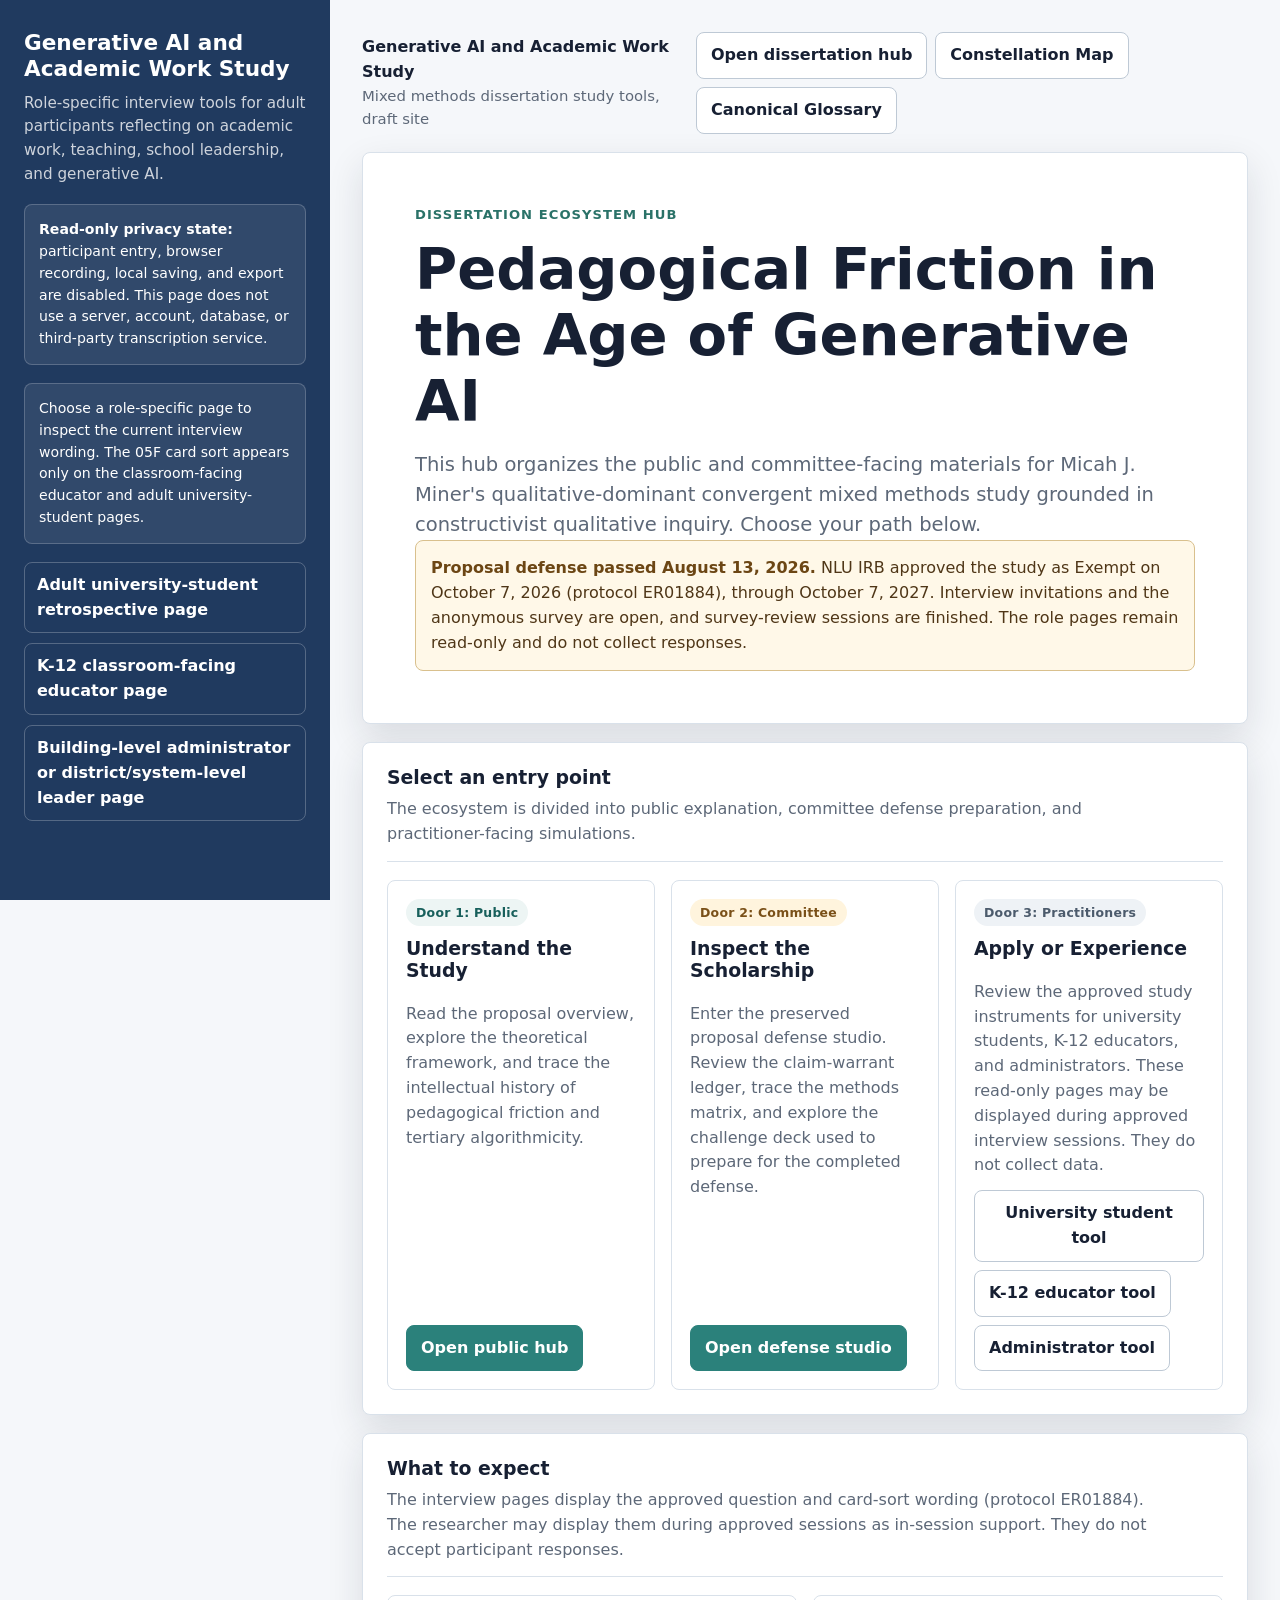
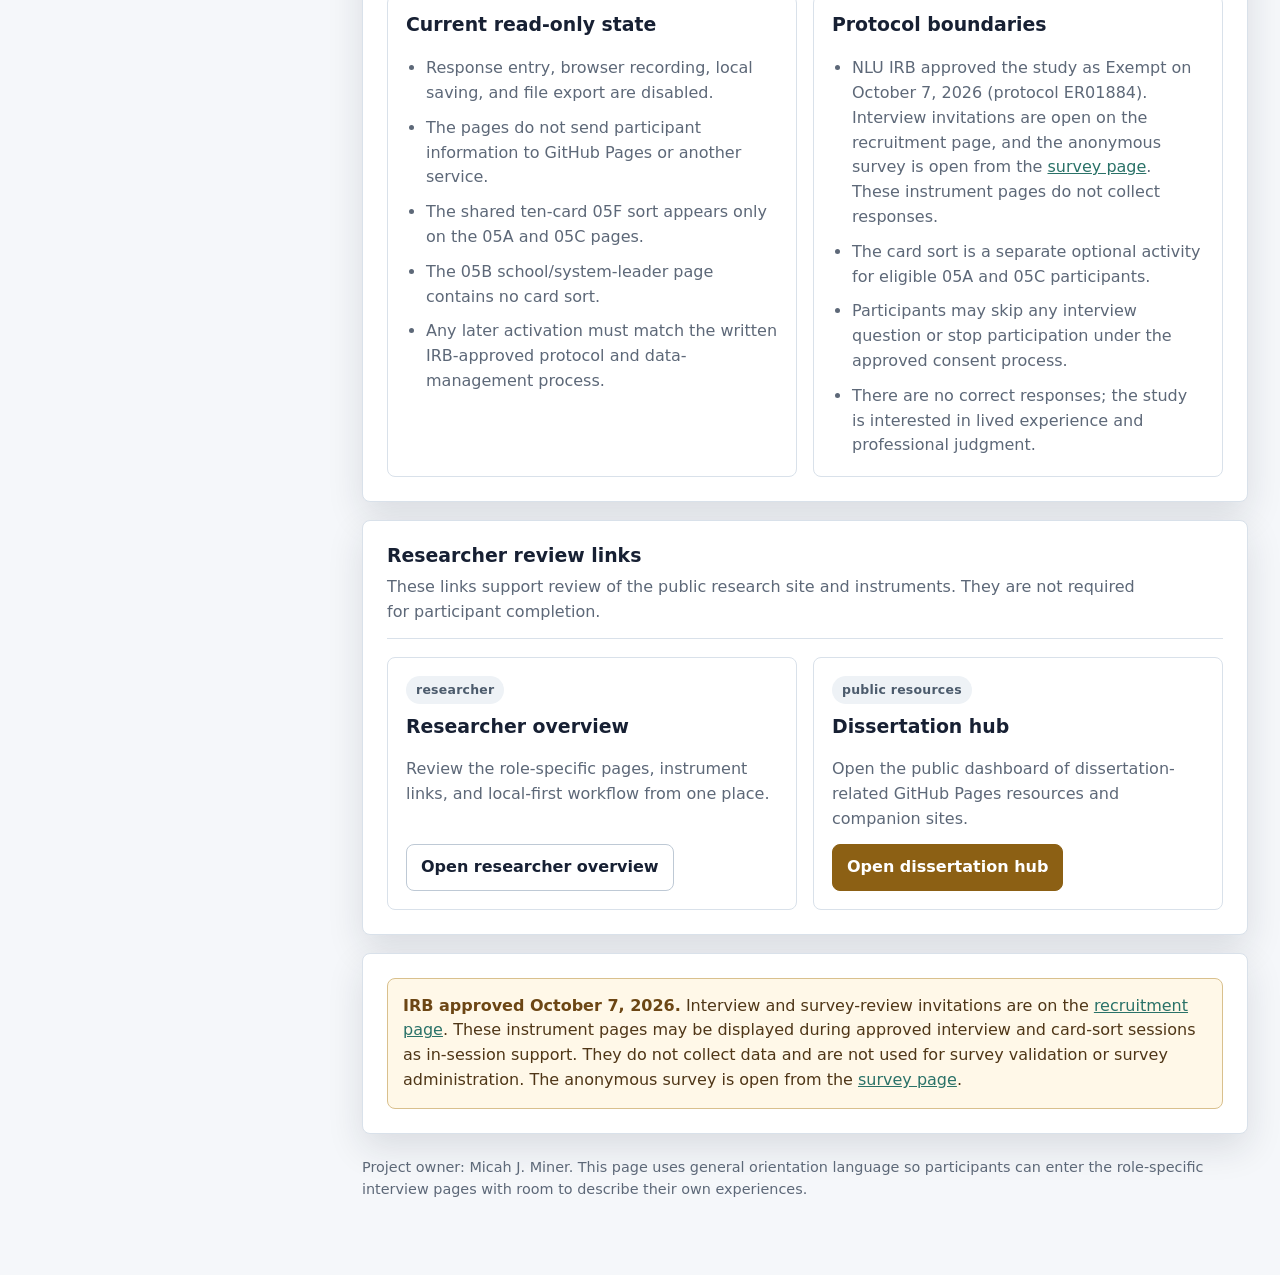
<file: index.html>
<!doctype html>
<html lang="en" data-mjm-ground="light">
<head>
  <meta charset="utf-8">
  <meta name="viewport" content="width=device-width, initial-scale=1">
  <title>Generative AI and Academic Work Study</title>
  <meta name="description" content="Neutral landing page for role-specific interview tools about generative AI and academic work.">
  <link rel="stylesheet" href="https://minerclass.github.io/tokens.css">
  <style>
    :root {
      /* Ground, ink, and rules come from the shared ecosystem tokens at
         https://minerclass.github.io/tokens.css. Each fallback is this page's
         pre-adoption value, so a failed load changes nothing. Accents stay local. */
      --ink: var(--mjm-ink, #172033);
      --muted: var(--mjm-muted, #5d6878);
      --line: var(--mjm-line, #d9e1ea);
      --paper: var(--mjm-surface, #ffffff);
      --wash: var(--mjm-bg, #f5f7fa);
      --mjm-accent: var(--mjm-teal, #2b817b);
      /* Text-safe teal. The vivid --teal above stays on the primary button, where
         it is a background behind white text. As link and label TEXT it measured
         4.46 against the warmed card surface, just under the 4.5 AA threshold, so
         text uses the paper-ground ink from the token layer instead: 5.45 on the
         card surface and 4.96 on the page ground. */
      --teal-text: var(--mjm-teal-ink, #2a7268);
      --navy: #203a5f;
      --teal: #2b817b;
      --gold: #b78028;
      --red: #a53e35;
      --shadow: 0 14px 36px rgba(23, 32, 51, .12);
      font-family: "Segoe UI", system-ui, -apple-system, BlinkMacSystemFont, sans-serif;
    }

    * {
      box-sizing: border-box;
    }

    a:focus-visible, button:focus-visible, [tabindex]:focus-visible { outline: 3px solid rgba(43,129,123,.6); outline-offset: 2px; }
    .skip-link { position: absolute; left: 8px; top: -52px; z-index: 60; background: var(--navy); color: #fff; padding: 10px 14px; border-radius: 8px; text-decoration: none; font-weight: 700; transition: top .15s ease; }
    .skip-link:focus { top: 8px; }
    main[tabindex="-1"] { outline: none; }

    body {
      margin: 0;
      color: var(--ink);
      background: var(--wash);
      line-height: 1.55;
    }

    a {
      color: var(--teal-text);
    }

    a:focus-visible {
      outline: 3px solid rgba(43, 129, 123, .35);
      outline-offset: 3px;
    }

    .shell {
      min-height: 100vh;
      display: grid;
      grid-template-columns: 330px minmax(0, 1fr);
    }

    aside {
      position: sticky;
      top: 0;
      height: 100vh;
      overflow: auto;
      padding: 30px 24px;
      color: #fff;
      background: var(--navy);
    }

    aside h1 {
      margin: 0 0 10px;
      font-size: 1.35rem;
      line-height: 1.2;
    }

    aside p {
      color: rgba(255, 255, 255, .78);
      font-size: .95rem;
      margin: 0 0 18px;
    }

    main {
      padding: 32px;
    }

    .topbar,
    .hero,
    .panel,
    .footer-note {
      max-width: 1120px;
      margin-left: auto;
      margin-right: auto;
    }

    .topbar {
      display: flex;
      align-items: center;
      justify-content: space-between;
      gap: 16px;
      margin-bottom: 18px;
    }

    .meta {
      color: var(--muted);
      font-size: .93rem;
    }

    .hero,
    .panel {
      background: var(--paper);
      border: 1px solid var(--line);
      border-radius: 8px;
      box-shadow: var(--shadow);
    }

    .hero {
      padding: clamp(28px, 5vw, 52px);
      margin-bottom: 18px;
    }

    .eyebrow {
      margin: 0 0 12px;
      color: var(--teal-text);
      font-size: .82rem;
      font-weight: 800;
      letter-spacing: .08em;
      text-transform: uppercase;
    }

    h2,
    h3 {
      color: var(--ink);
      line-height: 1.15;
    }

    h2 {
      margin: 0 0 14px;
      font-size: clamp(2rem, 5vw, 3.6rem);
      max-width: 820px;
    }

    h3 {
      margin: 0 0 8px;
      font-size: 1.18rem;
    }

    .lede {
      margin: 0;
      max-width: 820px;
      color: var(--muted);
      font-size: clamp(1.05rem, 2vw, 1.22rem);
    }

    .panel {
      margin-bottom: 18px;
      padding: 24px;
    }

    .panel-title {
      display: flex;
      align-items: flex-start;
      justify-content: space-between;
      gap: 16px;
      margin-bottom: 18px;
      border-bottom: 1px solid var(--line);
      padding-bottom: 14px;
    }

    .panel-title p {
      margin: 6px 0 0;
      color: var(--muted);
      max-width: 760px;
    }

    .grid {
      display: grid;
      grid-template-columns: repeat(3, minmax(0, 1fr));
      gap: 16px;
    }

    .grid.two {
      grid-template-columns: repeat(2, minmax(0, 1fr));
    }

    .card {
      display: flex;
      flex-direction: column;
      gap: 12px;
      min-height: 100%;
      border: 1px solid var(--line);
      border-radius: 8px;
      padding: 18px;
      background: #fff;
    }

    .card p {
      margin: 0;
      color: var(--muted);
    }

    .tag {
      display: inline-flex;
      align-items: center;
      width: fit-content;
      border-radius: 999px;
      padding: 4px 10px;
      color: #175f5b;
      background: #edf5f4;
      font-size: .78rem;
      font-weight: 800;
      letter-spacing: .02em;
    }

    .tag.gold {
      color: #7a5018;
      background: #fff4dd;
    }

    .tag.gray {
      color: #4c5b6c;
      background: #eef2f6;
    }

    .btn {
      display: inline-flex;
      align-items: center;
      justify-content: center;
      min-height: 42px;
      width: fit-content;
      border: 1px solid #bec9d5;
      border-radius: 8px;
      padding: 10px 14px;
      background: #fff;
      color: var(--ink);
      cursor: pointer;
      font-weight: 800;
      text-decoration: none;
    }

    .btn.primary {
      color: #fff;
      border-color: var(--teal);
      background: var(--teal);
    }

    .btn.gold {
      color: #fff;
      border-color: #8c6014;
      background: #8c6014;
    }

    .btn-row {
      display: flex;
      flex-wrap: wrap;
      gap: 10px;
      margin-top: auto;
    }

    .notice {
      border: 1px solid #d9c08d;
      border-radius: 8px;
      padding: 15px;
      color: #4f3617;
      background: #fff8e8;
    }

    .notice strong {
      color: #6c4614;
    }

    .sidebar-box {
      border: 1px solid rgba(255, 255, 255, .2);
      border-radius: 8px;
      padding: 14px;
      margin: 18px 0;
      background: rgba(255, 255, 255, .08);
      font-size: .88rem;
    }

    .side-links {
      display: grid;
      gap: 10px;
      margin-top: 18px;
    }

    .side-links a {
      color: #fff;
      border: 1px solid rgba(255, 255, 255, .24);
      border-radius: 8px;
      padding: 10px 12px;
      text-decoration: none;
      font-weight: 700;
    }

    .side-links a:hover {
      background: rgba(255, 255, 255, .1);
    }

    .list {
      display: grid;
      gap: 10px;
      margin: 0;
      padding-left: 20px;
      color: var(--muted);
    }

    .footer-note {
      color: var(--muted);
      font-size: .9rem;
      padding: 4px 0 28px;
    }

    @media (max-width: 920px) {
      .shell {
        display: block;
      }

      aside {
        position: static;
        height: auto;
      }

      main {
        padding: 18px;
      }

      .grid,
      .grid.two {
        grid-template-columns: 1fr;
      }

      .topbar,
      .panel-title {
        align-items: flex-start;
        flex-direction: column;
      }
    }
  </style>
</head>
<body>
  <a class="skip-link" href="#main">Skip to main content</a>
  <div class="shell">
    <aside>
      <h1>Generative AI and Academic Work Study</h1>
      <p>Role-specific interview tools for adult participants reflecting on academic work, teaching, school leadership, and generative AI.</p>

      <div class="sidebar-box">
        <strong>Read-only privacy state:</strong> participant entry, browser recording, local saving, and export are disabled. This page does not use a server, account, database, or third-party transcription service.
      </div>

      <div class="sidebar-box">
        Choose a role-specific page to inspect the current interview wording. The 05F card sort appears only on the classroom-facing educator and adult university-student pages.
      </div>

      <nav class="side-links" aria-label="Role-specific pages">
        <a href="university/">Adult university-student retrospective page</a>
        <a href="teacher.html">K-12 classroom-facing educator page</a>
        <a href="principal.html">Building-level administrator or district/system-level leader page</a>
      </nav>
    </aside>

    <main id="main" tabindex="-1">
      <div class="topbar">
        <div>
          <strong>Generative AI and Academic Work Study</strong>
          <div class="meta">Mixed methods dissertation study tools, draft site</div>
        </div>
        <div style="display: flex; gap: .5rem; flex-wrap: wrap;">
          <a class="btn" href="dissertation-sites/">Open dissertation hub</a>
          <a class="btn" href="dissertation-sites/constellation.html">Constellation Map</a>
          <a class="btn" href="dissertation-sites/glossary.html">Canonical Glossary</a>
        </div>
      </div>

      <section class="hero" aria-labelledby="study-title">
        <p class="eyebrow">Dissertation Ecosystem Hub</p>
        <h2 id="study-title">Pedagogical Friction in the Age of Generative AI</h2>
        <p class="lede">
          This hub organizes the public and committee-facing materials for Micah J. Miner's qualitative-dominant convergent mixed methods study grounded in constructivist qualitative inquiry. Choose your path below.
        </p>
        <div class="notice" role="status" aria-label="Current dissertation milestone">
          <strong>Proposal defense passed August 13, 2026.</strong> NLU IRB approved the study as Exempt on October 7, 2026 (protocol ER01884), through October 7, 2027. Interview invitations and the anonymous survey are open, and survey-review sessions are finished. The role pages remain read-only and do not collect responses.
        </div>
      </section>

      <section class="panel" aria-labelledby="three-doors">
        <div class="panel-title">
          <div>
            <h3 id="three-doors">Select an entry point</h3>
            <p>The ecosystem is divided into public explanation, committee defense preparation, and practitioner-facing simulations.</p>
          </div>
        </div>

        <div class="grid">
          <article class="card">
            <span class="tag">Door 1: Public</span>
            <h3>Understand the Study</h3>
            <p>Read the proposal overview, explore the theoretical framework, and trace the intellectual history of pedagogical friction and tertiary algorithmicity.</p>
            <div class="btn-row">
              <a class="btn primary" href="dissertation-sites/">Open public hub</a>
            </div>
          </article>

          <article class="card">
            <span class="tag gold">Door 2: Committee</span>
            <h3>Inspect the Scholarship</h3>
            <p>Enter the preserved proposal defense studio. Review the claim-warrant ledger, trace the methods matrix, and explore the challenge deck used to prepare for the completed defense.</p>
            <div class="btn-row">
              <a class="btn primary" href="https://minerclass.github.io/diss-proposal-defense/">Open defense studio</a>
            </div>
          </article>

          <article class="card">
            <span class="tag gray">Door 3: Practitioners</span>
            <h3>Apply or Experience</h3>
            <p>Review the approved study instruments for university students, K-12 educators, and administrators. These read-only pages may be displayed during approved interview sessions. They do not collect data.</p>
            <div class="btn-row" style="flex-direction: column; align-items: stretch; gap: 8px;">
              <a class="btn" href="university/" style="text-align: center;">University student tool</a>
              <a class="btn" href="teacher.html" style="text-align: center;">K-12 educator tool</a>
              <a class="btn" href="principal.html" style="text-align: center;">Administrator tool</a>
            </div>
          </article>
        </div>
      </section>

      <section class="panel" aria-labelledby="what-to-expect">
        <div class="panel-title">
          <div>
            <h3 id="what-to-expect">What to expect</h3>
            <p>The interview pages display the approved question and card-sort wording (protocol ER01884). The researcher may display them during approved sessions as in-session support. They do not accept participant responses.</p>
          </div>
        </div>

        <div class="grid two">
          <div class="card">
            <h3>Current read-only state</h3>
            <ul class="list">
              <li>Response entry, browser recording, local saving, and file export are disabled.</li>
              <li>The pages do not send participant information to GitHub Pages or another service.</li>
              <li>The shared ten-card 05F sort appears only on the 05A and 05C pages.</li>
              <li>The 05B school/system-leader page contains no card sort.</li>
              <li>Any later activation must match the written IRB-approved protocol and data-management process.</li>
            </ul>
          </div>

          <div class="card">
            <h3>Protocol boundaries</h3>
            <ul class="list">
              <li>NLU IRB approved the study as Exempt on October 7, 2026 (protocol ER01884). Interview invitations are open on the recruitment page, and the anonymous survey is open from the <a href="survey-landing/">survey page</a>. These instrument pages do not collect responses.</li>
              <li>The card sort is a separate optional activity for eligible 05A and 05C participants.</li>
              <li>Participants may skip any interview question or stop participation under the approved consent process.</li>
              <li>There are no correct responses; the study is interested in lived experience and professional judgment.</li>
            </ul>
          </div>
        </div>
      </section>

      <section class="panel" aria-labelledby="researcher-links">
        <div class="panel-title">
          <div>
            <h3 id="researcher-links">Researcher review links</h3>
            <p>These links support review of the public research site and instruments. They are not required for participant completion.</p>
          </div>
        </div>

        <div class="grid two">
          <article class="card">
            <span class="tag gray">researcher</span>
            <h3>Researcher overview</h3>
            <p>Review the role-specific pages, instrument links, and local-first workflow from one place.</p>
            <div class="btn-row">
              <a class="btn" href="researcher/">Open researcher overview</a>
            </div>
          </article>

          <article class="card">
            <span class="tag gray">public resources</span>
            <h3>Dissertation hub</h3>
            <p>Open the public dashboard of dissertation-related GitHub Pages resources and companion sites.</p>
            <div class="btn-row">
              <a class="btn gold" href="dissertation-sites/">Open dissertation hub</a>
            </div>
          </article>
        </div>
      </section>

      <section class="panel" aria-labelledby="draft-status">
        <div class="notice">
          <strong id="draft-status">IRB approved October 7, 2026.</strong> Interview and survey-review invitations are on the <a href="recruitment/">recruitment page</a>. These instrument pages may be displayed during approved interview and card-sort sessions as in-session support. They do not collect data and are not used for survey validation or survey administration. The anonymous survey is open from the <a href="survey-landing/">survey page</a>.
        </div>
      </section>

      <p class="footer-note">
        Project owner: Micah J. Miner. This page uses general orientation language so participants can enter the role-specific interview pages with room to describe their own experiences.
      </p>
    </main>
  </div>
</body>
</html>
</file>
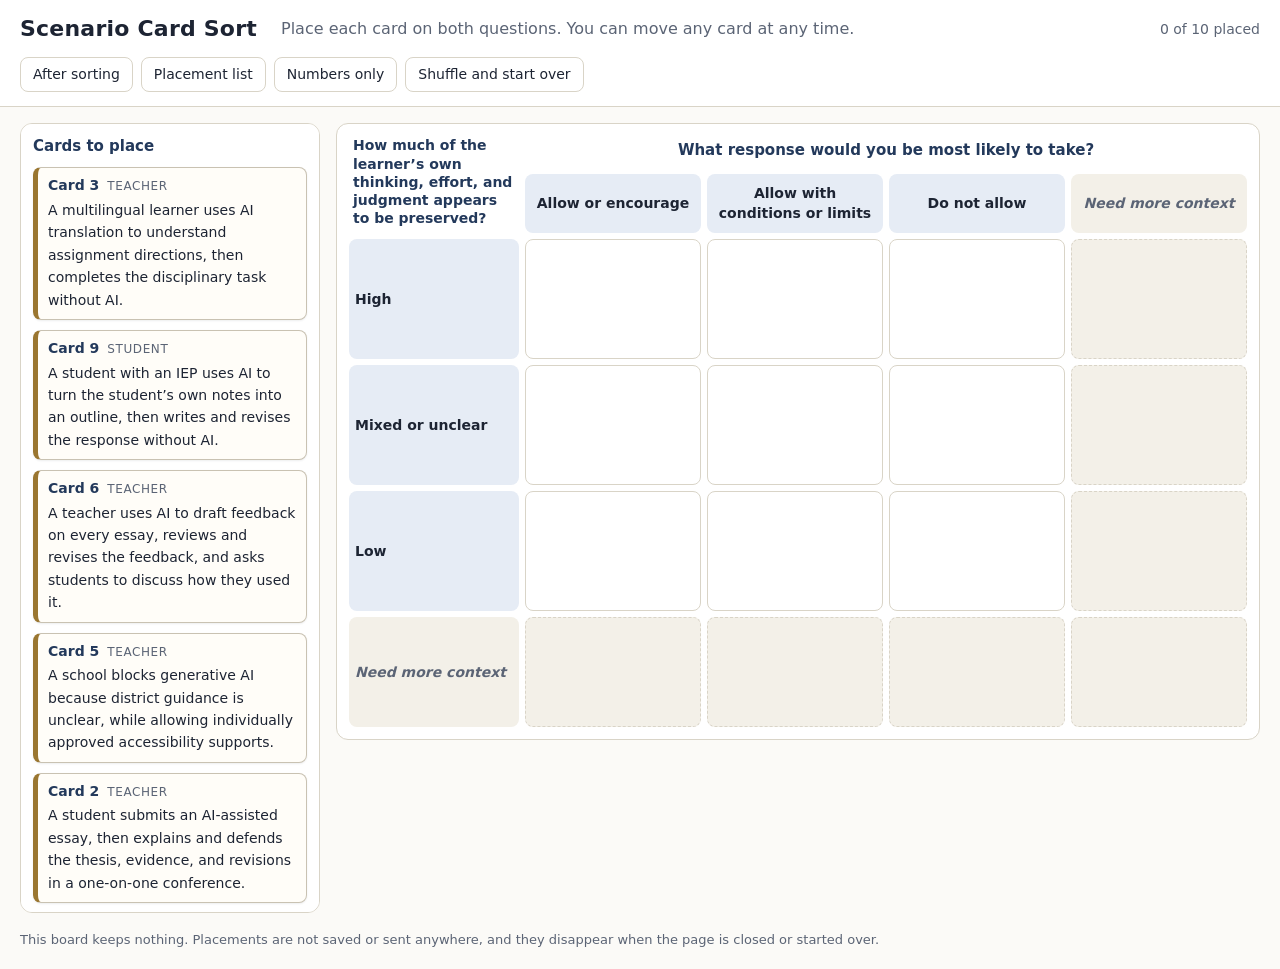
<file: card-sort/index.html>
<!doctype html>
<html lang="en">
<head>
  <meta charset="utf-8">
  <meta name="viewport" content="width=device-width, initial-scale=1">
  <!-- In-session support only: nothing may load from or send to the network. -->
  <meta http-equiv="Content-Security-Policy" content="default-src 'none'; script-src 'unsafe-inline'; style-src 'unsafe-inline'; img-src data:; form-action 'none'; base-uri 'none'">
  <meta name="robots" content="noindex">
  <title>Scenario Card Sort</title>
  <style>
    :root {
      --paper: #fbfaf7;
      --panel: #ffffff;
      --ink: #1d2433;
      --muted: #5b6475;
      --line: #d9d4c7;
      --accent: #23395b;
      --accent-soft: #e6ecf5;
      --gold: #9a7630;
      --context: #f3f0e8;
      --focus: #2f6fd6;
    }
    * { box-sizing: border-box; }
    html, body { margin: 0; }
    body {
      background: var(--paper);
      color: var(--ink);
      font: 16px/1.4 -apple-system, "Segoe UI", system-ui, Roboto, "Helvetica Neue", Arial, sans-serif;
    }
    button { font: inherit; color: inherit; }
    :focus-visible { outline: 3px solid var(--focus); outline-offset: 2px; }

    header {
      display: flex; flex-wrap: wrap; align-items: center; gap: 12px 24px;
      padding: 14px 20px; border-bottom: 1px solid var(--line); background: var(--panel);
    }
    header h1 { margin: 0; font-size: 22px; font-weight: 650; letter-spacing: .01em; }
    header p { margin: 0; color: var(--muted); flex: 1 1 320px; }
    .tools { display: flex; gap: 8px; flex-wrap: wrap; }
    .tool {
      border: 1px solid var(--line); background: var(--panel); border-radius: 8px;
      padding: 7px 12px; cursor: pointer; font-size: 14px;
    }
    .tool:hover { border-color: var(--accent); }
    .tool[aria-pressed="true"] { background: var(--accent); border-color: var(--accent); color: #fff; }
    .progress { font-size: 14px; color: var(--muted); white-space: nowrap; }

    main {
      display: grid; grid-template-columns: minmax(250px, 300px) 1fr; gap: 16px;
      padding: 16px 20px 8px; align-items: start;
    }

    /* Deck of unplaced cards */
    .deck {
      position: sticky; top: 12px; max-height: calc(100vh - 110px); overflow: auto;
      background: var(--panel); border: 1px solid var(--line); border-radius: 12px; padding: 12px;
    }
    .deck h2, .board h2 { margin: 0 0 10px; font-size: 15px; font-weight: 650; color: var(--accent); }
    .deck .zone { display: flex; flex-direction: column; gap: 10px; min-height: 120px; border-radius: 8px; }
    .deck .empty { color: var(--muted); font-size: 14px; padding: 8px 2px; }

    /* Board */
    .board {
      background: var(--panel); border: 1px solid var(--line); border-radius: 12px; padding: 12px; overflow-x: auto;
    }
    .grid {
      display: grid; min-width: 760px;
      grid-template-columns: 170px repeat(3, minmax(150px, 1fr)) minmax(150px, 1fr);
      grid-template-rows: auto auto repeat(3, minmax(120px, auto)) minmax(110px, auto);
      gap: 6px;
    }
    .axis-x {
      grid-column: 2 / span 4; text-align: center; font-weight: 650; color: var(--accent);
      padding: 4px 8px 2px; font-size: 15px;
    }
    .axis-y {
      grid-column: 1; grid-row: 1 / span 2; align-self: end;
      font-weight: 650; color: var(--accent); font-size: 14px; line-height: 1.3; padding: 0 4px 6px;
    }
    .col-head, .row-head {
      display: flex; align-items: center; justify-content: center; text-align: center;
      font-size: 14px; font-weight: 600; padding: 8px 6px; border-radius: 8px; background: var(--accent-soft);
    }
    .row-head { justify-content: flex-start; text-align: left; }
    .col-head.context, .row-head.context { background: var(--context); color: var(--muted); font-style: italic; }
    .cell {
      border: 1px solid var(--line); border-radius: 8px; padding: 6px;
      display: flex; flex-direction: column; gap: 6px; cursor: pointer; background: #fff;
    }
    .cell.context { background: var(--context); border-style: dashed; }
    .zone.target-ok { box-shadow: inset 0 0 0 2px var(--focus); }
    body.has-selection .cell:hover, body.has-selection .deck .zone:hover { box-shadow: inset 0 0 0 2px var(--focus); }

    /* Cards */
    .card {
      position: relative; text-align: left; width: 100%;
      border: 1px solid #c9c2b2; border-left: 5px solid var(--gold); border-radius: 8px;
      background: #fffdf8; padding: 8px 10px; cursor: grab; touch-action: none;
      box-shadow: 0 1px 2px rgba(29,36,51,.08);
    }
    .card .meta { display: flex; gap: 8px; align-items: baseline; margin-bottom: 3px; }
    .card .num { font-weight: 700; color: var(--accent); font-size: 14px; }
    .card .tag { font-size: 12px; color: var(--muted); text-transform: uppercase; letter-spacing: .05em; }
    .card .text { font-size: 14px; line-height: 1.35; }
    /* On the board, cards shrink to three lines so a crowded cell stays readable; selecting one shows all of it. */
    .cell .card .text {
      font-size: 13px; display: -webkit-box; -webkit-line-clamp: 3; -webkit-box-orient: vertical; overflow: hidden;
    }
    .cell .card[aria-pressed="true"] .text { display: block; }
    /* "Numbers only" fits the whole board on one screen for the image of the final board. */
    body.numbers-only .cell .card .text { display: none; }
    body.numbers-only .cell .card .meta { margin-bottom: 0; }
    body.deck-empty main { grid-template-columns: 170px 1fr; }
    .card[aria-pressed="true"] { border-color: var(--focus); box-shadow: 0 0 0 3px rgba(47,111,214,.35); }
    .card.dragging { opacity: .35; }
    .ghost {
      position: fixed; pointer-events: none; z-index: 50; width: 260px; transform: rotate(-1.5deg);
      box-shadow: 0 10px 24px rgba(29,36,51,.25); cursor: grabbing;
    }

    /* Side panels */
    .panel {
      margin: 8px 20px 0; background: var(--panel); border: 1px solid var(--line); border-radius: 12px; padding: 12px 16px;
    }
    .panel[hidden] { display: none; }
    .panel h2 { margin: 0 0 8px; font-size: 15px; color: var(--accent); }
    .panel ol { margin: 0; padding-left: 22px; }
    .panel li { margin: 3px 0; }
    .placements td, .placements th { text-align: left; padding: 4px 12px 4px 0; vertical-align: top; font-size: 14px; }
    .placements th { color: var(--muted); font-weight: 600; }
    .unplaced { color: var(--muted); font-style: italic; }

    footer { padding: 10px 20px 18px; color: var(--muted); font-size: 13px; }
    .sr-only { position: absolute; width: 1px; height: 1px; overflow: hidden; clip: rect(0 0 0 0); white-space: nowrap; }

    @media (max-width: 900px) {
      main { grid-template-columns: 1fr; }
      .deck { position: static; max-height: none; }
    }
  </style>
</head>
<body>
  <header>
    <h1>Scenario Card Sort</h1>
    <p>Place each card on both questions. You can move any card at any time.</p>
    <span class="progress" id="progress" aria-live="polite"></span>
    <div class="tools">
      <button class="tool" id="toggleQuestions" type="button" aria-pressed="false" aria-controls="questionsPanel">After sorting</button>
      <button class="tool" id="togglePlacements" type="button" aria-pressed="false" aria-controls="placementsPanel">Placement list</button>
      <button class="tool" id="numbersOnly" type="button" aria-pressed="false">Numbers only</button>
      <button class="tool" id="reset" type="button">Shuffle and start over</button>
    </div>
  </header>

  <section class="panel" id="questionsPanel" hidden>
    <h2>After sorting</h2>
    <ol>
      <li>Which two cards were hardest to place?</li>
      <li>Which scenario most clearly removes a barrier?</li>
      <li>Which may provide assistance before desired thinking occurs?</li>
      <li>Which is most affected by policy, expectations, or authority?</li>
    </ol>
  </section>

  <section class="panel" id="placementsPanel" hidden>
    <h2>Placement list</h2>
    <table class="placements">
      <thead><tr><th>Card</th><th>Learner's thinking, effort, and judgment preserved</th><th>Most likely response</th></tr></thead>
      <tbody id="placementRows"></tbody>
    </table>
  </section>

  <main>
    <section class="deck" aria-labelledby="deckTitle">
      <h2 id="deckTitle">Cards to place</h2>
      <div class="zone" id="deck" data-zone="deck" role="group" tabindex="0" aria-labelledby="deckTitle"></div>
    </section>

    <section class="board" aria-labelledby="boardTitle">
      <h2 id="boardTitle" class="sr-only">Sorting board</h2>
      <div class="grid" id="grid"></div>
    </section>
  </main>

  <footer>This board keeps nothing. Placements are not saved or sent anywhere, and they disappear when the page is closed or started over.</footer>

  <div class="sr-only" id="announce" aria-live="assertive"></div>

  <script>
    // Approved 05F card set (ER01884), verbatim.
    const CARDS = [
      { id: 1, vantage: "Teacher", text: "A student uses AI to generate possible claims, chooses one, drafts the essay without AI, and discloses the brainstorming support." },
      { id: 2, vantage: "Teacher", text: "A student submits an AI-assisted essay, then explains and defends the thesis, evidence, and revisions in a one-on-one conference." },
      { id: 3, vantage: "Teacher", text: "A multilingual learner uses AI translation to understand assignment directions, then completes the disciplinary task without AI." },
      { id: 4, vantage: "Teacher", text: "Before reading a source, a student asks AI for a summary and relies on it to begin the assignment; the original text remains available." },
      { id: 5, vantage: "Teacher", text: "A school blocks generative AI because district guidance is unclear, while allowing individually approved accessibility supports." },
      { id: 6, vantage: "Teacher", text: "A teacher uses AI to draft feedback on every essay, reviews and revises the feedback, and asks students to discuss how they used it." },
      { id: 7, vantage: "Student", text: "A student asks AI to explain a difficult concept, then solves a new problem without AI and explains the reasoning." },
      { id: 8, vantage: "Student", text: "A student asks AI to write the introduction, makes only light edits, writes the rest independently, and discloses the AI contribution." },
      { id: 9, vantage: "Student", text: "A student with an IEP uses AI to turn the student’s own notes into an outline, then writes and revises the response without AI." },
      { id: 10, vantage: "Student", text: "A student uses AI to generate counterarguments, revises the thesis after evaluating them, and explains which suggestions were accepted or rejected." }
    ];
    // Dimension 1 runs top to bottom (High first); dimension 2 runs left to right.
    const D1 = { title: "How much of the learner’s own thinking, effort, and judgment appears to be preserved?",
                 options: ["High", "Mixed or unclear", "Low", "Need more context"] };
    const D2 = { title: "What response would you be most likely to take?",
                 options: ["Allow or encourage", "Allow with conditions or limits", "Do not allow", "Need more context"] };
    // University students (05C) answer Dimension 2 from the teacher's position: open the board with ?group=student.
    // The response options stay the same, so placements compare across groups.
    if (new URLSearchParams(location.search).get("group") === "student") {
      D2.title = "If you were the teacher, what response would you be most likely to take?";
    }

    // Placement lives only in this page's memory: card id -> "deck" or "r,c".
    let placement = {};
    let order = [];
    let selected = null;

    const deckEl = document.getElementById("deck");
    const gridEl = document.getElementById("grid");
    const announce = (msg) => { document.getElementById("announce").textContent = msg; };

    function shuffle(list) {
      const a = list.slice();
      for (let i = a.length - 1; i > 0; i--) {
        const j = Math.floor(Math.random() * (i + 1));
        [a[i], a[j]] = [a[j], a[i]];
      }
      return a;
    }

    function zoneLabel(zone) {
      if (zone === "deck") return "Cards to place";
      const [r, c] = zone.split(",").map(Number);
      return `${D1.options[r]} / ${D2.options[c]}`;
    }

    function buildGrid() {
      const isContext = (i) => i === 3;
      gridEl.innerHTML = "";
      const axisY = document.createElement("div");
      axisY.className = "axis-y";
      axisY.textContent = D1.title;
      gridEl.appendChild(axisY);
      const axisX = document.createElement("div");
      axisX.className = "axis-x";
      axisX.textContent = D2.title;
      gridEl.appendChild(axisX);
      D2.options.forEach((label, c) => {
        const h = document.createElement("div");
        h.className = "col-head" + (isContext(c) ? " context" : "");
        h.textContent = label;
        gridEl.appendChild(h);
      });
      D1.options.forEach((rowLabel, r) => {
        const h = document.createElement("div");
        h.className = "row-head" + (isContext(r) ? " context" : "");
        h.textContent = rowLabel;
        gridEl.appendChild(h);
        D2.options.forEach((colLabel, c) => {
          const cell = document.createElement("div");
          cell.className = "cell zone" + (isContext(r) || isContext(c) ? " context" : "");
          cell.dataset.zone = `${r},${c}`;
          cell.tabIndex = 0;
          cell.setAttribute("role", "group"); // a group, not a button: cells hold card buttons
          cell.setAttribute("aria-label", `${rowLabel} / ${colLabel}`);
          gridEl.appendChild(cell);
        });
      });
    }

    function cardEl(card) {
      const b = document.createElement("button");
      b.type = "button";
      b.className = "card";
      b.dataset.id = card.id;
      b.title = card.text;
      b.setAttribute("aria-pressed", String(selected === card.id));
      b.innerHTML = `<span class="meta"><span class="num">Card ${card.id}</span><span class="tag">${card.vantage}</span></span><span class="text"></span>`;
      b.querySelector(".text").textContent = card.text;
      return b;
    }

    function render() {
      document.querySelectorAll(".zone").forEach((z) => {
        z.querySelectorAll(".card, .empty").forEach((n) => n.remove());
      });
      order.forEach((id) => {
        const card = CARDS.find((c) => c.id === id);
        const zone = document.querySelector(`.zone[data-zone="${placement[id]}"]`);
        zone.appendChild(cardEl(card));
      });
      const deckEmpty = !deckEl.querySelector(".card");
      if (deckEmpty) {
        const e = document.createElement("div");
        e.className = "empty";
        e.textContent = "All cards are on the board. Drop a card here to take it off.";
        deckEl.appendChild(e);
      }
      document.body.classList.toggle("deck-empty", deckEmpty);
      document.body.classList.toggle("has-selection", selected !== null);
      const placed = CARDS.filter((c) => placement[c.id] !== "deck").length;
      document.getElementById("progress").textContent = `${placed} of ${CARDS.length} placed`;
      renderList();
    }

    function renderList() {
      const rows = CARDS.map((c) => {
        const z = placement[c.id];
        if (z === "deck") return `<tr><td>Card ${c.id}</td><td class="unplaced" colspan="2">Not placed yet</td></tr>`;
        const [r, col] = z.split(",").map(Number);
        return `<tr><td>Card ${c.id}</td><td>${D1.options[r]}</td><td>${D2.options[col]}</td></tr>`;
      });
      document.getElementById("placementRows").innerHTML = rows.join("");
    }

    function move(id, zone) {
      if (!zone || placement[id] === zone) return;
      placement[id] = zone;
      order = order.filter((x) => x !== id).concat(id);
      selected = null;
      render();
      announce(`Card ${id} moved to ${zoneLabel(zone)}.`);
      const moved = document.querySelector(`.card[data-id="${id}"]`);
      if (moved) moved.focus({ preventScroll: true });
    }

    function select(id) {
      selected = selected === id ? null : id;
      render();
      if (selected !== null) announce(`Card ${id} selected. Choose a place on the board.`);
      const el = document.querySelector(`.card[data-id="${id}"]`);
      if (el) el.focus({ preventScroll: true });
    }

    function start() {
      order = shuffle(CARDS.map((c) => c.id));
      placement = {};
      order.forEach((id) => { placement[id] = "deck"; });
      selected = null;
      render();
    }

    // Click a card to select it, then click a place to move it there.
    document.addEventListener("click", (e) => {
      if (suppressClick) { suppressClick = false; return; }
      const card = e.target.closest(".card");
      if (card) { select(Number(card.dataset.id)); return; }
      const zone = e.target.closest(".zone");
      if (zone && selected !== null) move(selected, zone.dataset.zone);
    });

    document.addEventListener("keydown", (e) => {
      if (e.key === "Escape" && selected !== null) { selected = null; render(); announce("Selection cleared."); return; }
      const zone = e.target.closest && e.target.closest(".zone");
      if ((e.key === "Enter" || e.key === " ") && zone && !e.target.closest(".card") && selected !== null) {
        e.preventDefault();
        move(selected, zone.dataset.zone);
      }
    });

    // Drag with mouse, pen, or touch. Pointer events also work through screen-control in a meeting.
    let drag = null;
    let suppressClick = false;
    document.addEventListener("pointerdown", (e) => {
      const card = e.target.closest(".card");
      if (!card || e.button !== 0) return;
      drag = { id: Number(card.dataset.id), el: card, x: e.clientX, y: e.clientY, ghost: null, over: null };
    });
    document.addEventListener("pointermove", (e) => {
      if (!drag) return;
      if (!drag.ghost) {
        if (Math.hypot(e.clientX - drag.x, e.clientY - drag.y) < 6) return;
        drag.ghost = drag.el.cloneNode(true);
        drag.ghost.classList.add("ghost");
        drag.ghost.removeAttribute("aria-pressed");
        document.body.appendChild(drag.ghost);
        drag.el.classList.add("dragging");
      }
      drag.ghost.style.left = `${e.clientX - 40}px`;
      drag.ghost.style.top = `${e.clientY - 20}px`;
      const under = document.elementFromPoint(e.clientX, e.clientY);
      const zone = under && under.closest(".zone");
      if (drag.over && drag.over !== zone) drag.over.classList.remove("target-ok");
      if (zone) zone.classList.add("target-ok");
      drag.over = zone;
    });
    function endDrag(e, cancelled) {
      if (!drag) return;
      const d = drag;
      drag = null;
      if (!d.ghost) return; // a plain click; the click handler selects the card
      d.ghost.remove();
      d.el.classList.remove("dragging");
      if (d.over) d.over.classList.remove("target-ok");
      suppressClick = true;
      setTimeout(() => { suppressClick = false; }, 0);
      if (!cancelled && d.over) move(d.id, d.over.dataset.zone);
    }
    document.addEventListener("pointerup", (e) => endDrag(e, false));
    document.addEventListener("pointercancel", (e) => endDrag(e, true));

    // Panels and reset
    function toggle(buttonId, panelId) {
      const b = document.getElementById(buttonId);
      const p = document.getElementById(panelId);
      b.addEventListener("click", (e) => {
        e.stopPropagation();
        const open = p.hidden;
        p.hidden = !open;
        b.setAttribute("aria-pressed", String(open));
      });
    }
    toggle("toggleQuestions", "questionsPanel");
    toggle("togglePlacements", "placementsPanel");
    document.getElementById("numbersOnly").addEventListener("click", (e) => {
      e.stopPropagation();
      const on = document.body.classList.toggle("numbers-only");
      e.currentTarget.setAttribute("aria-pressed", String(on));
    });
    document.getElementById("reset").addEventListener("click", (e) => {
      e.stopPropagation();
      const placed = CARDS.some((c) => placement[c.id] !== "deck");
      if (!placed || confirm("Shuffle the cards and clear the board? Current placements will be lost.")) {
        start();
        announce("Cards shuffled. The board is clear.");
      }
    });

    // Warn before leaving with cards on the board, so the final board can be captured first.
    window.addEventListener("beforeunload", (e) => {
      if (CARDS.some((c) => placement[c.id] !== "deck")) { e.preventDefault(); e.returnValue = ""; }
    });

    buildGrid();
    start();
  </script>
</body>
</html>
</file>
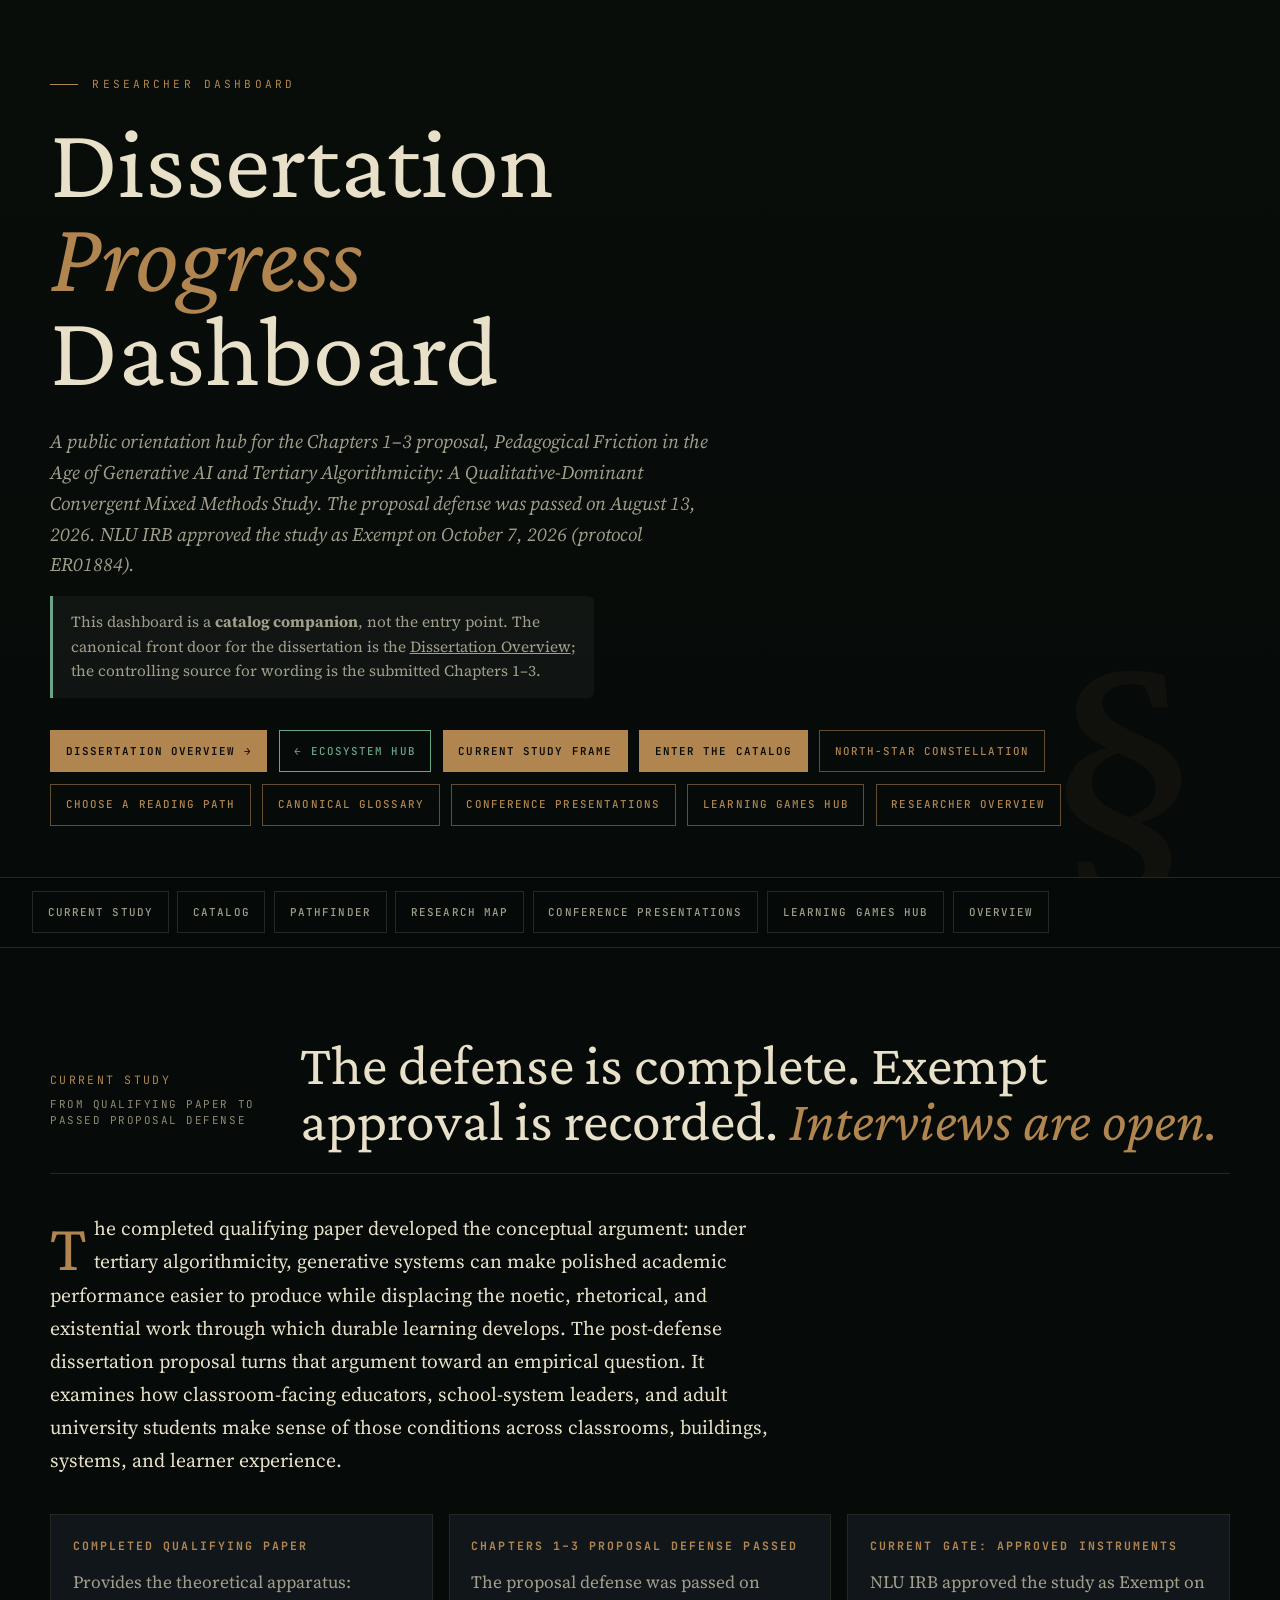
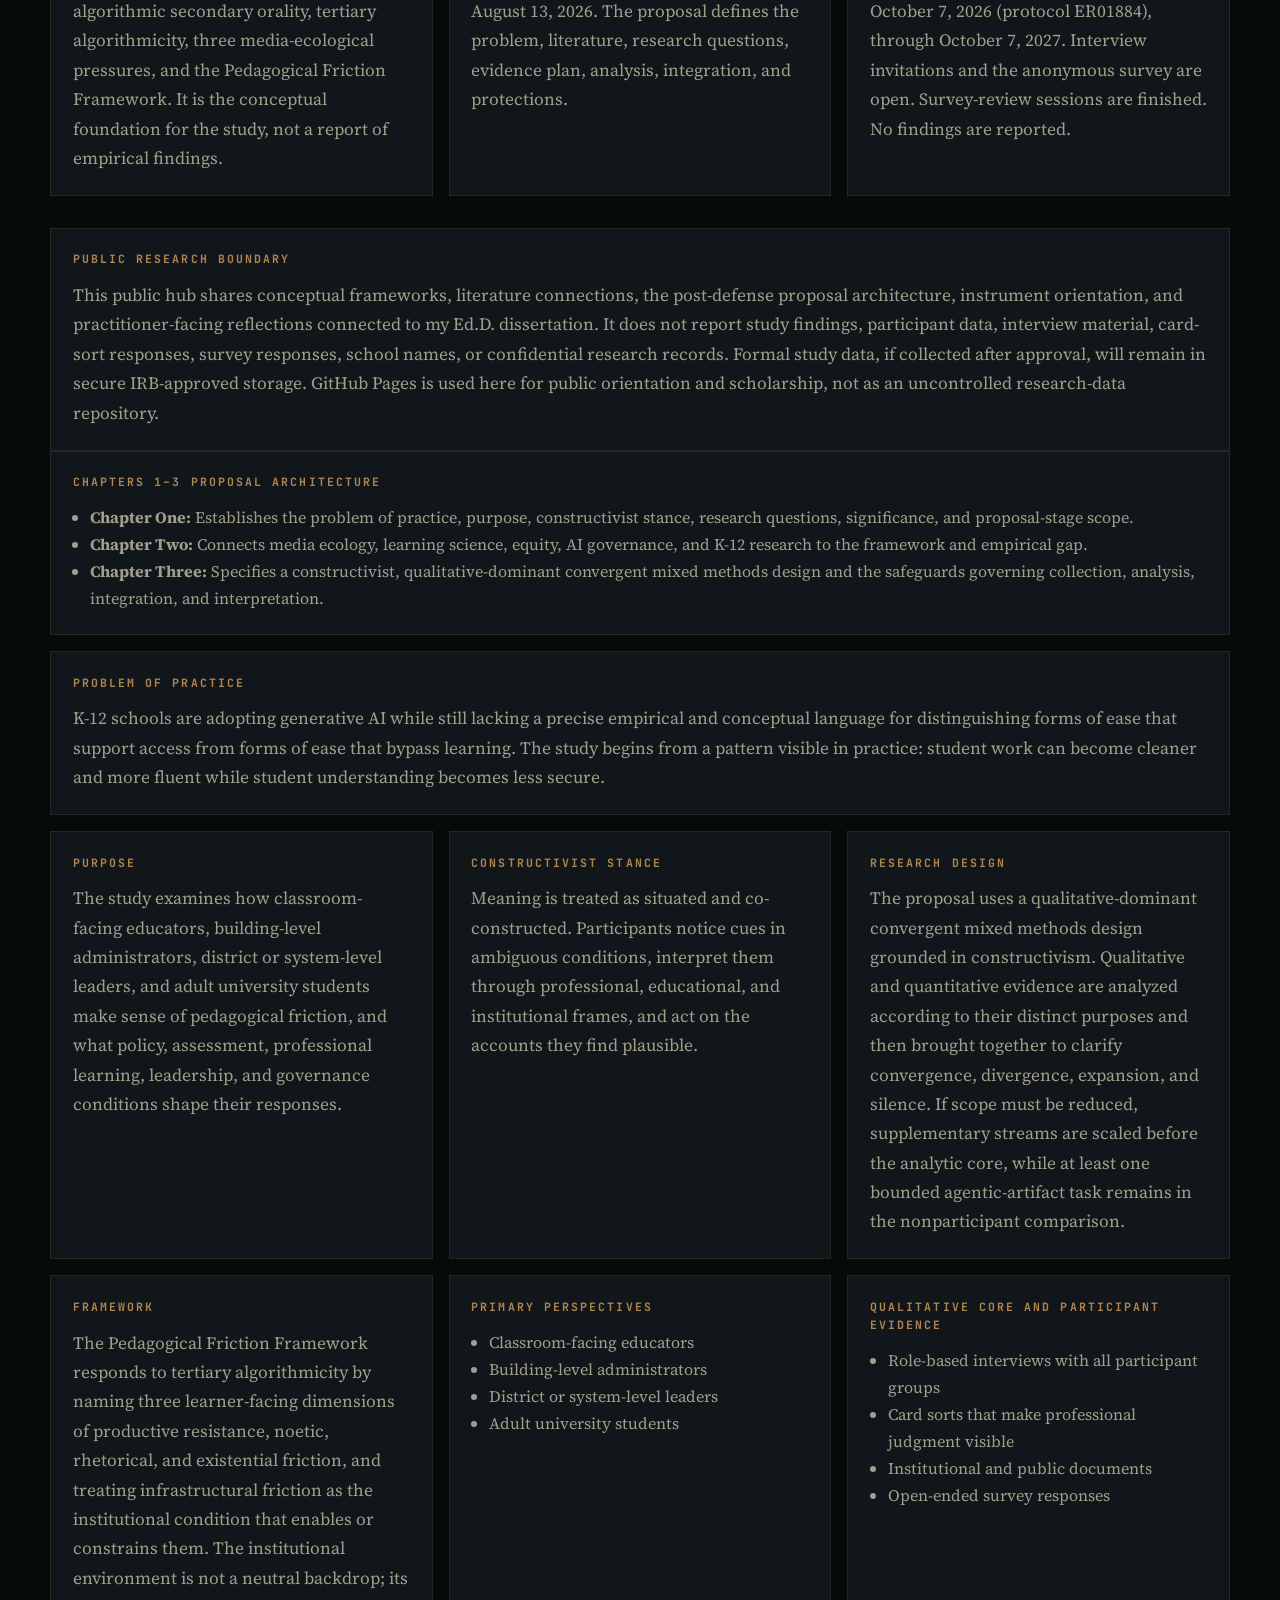
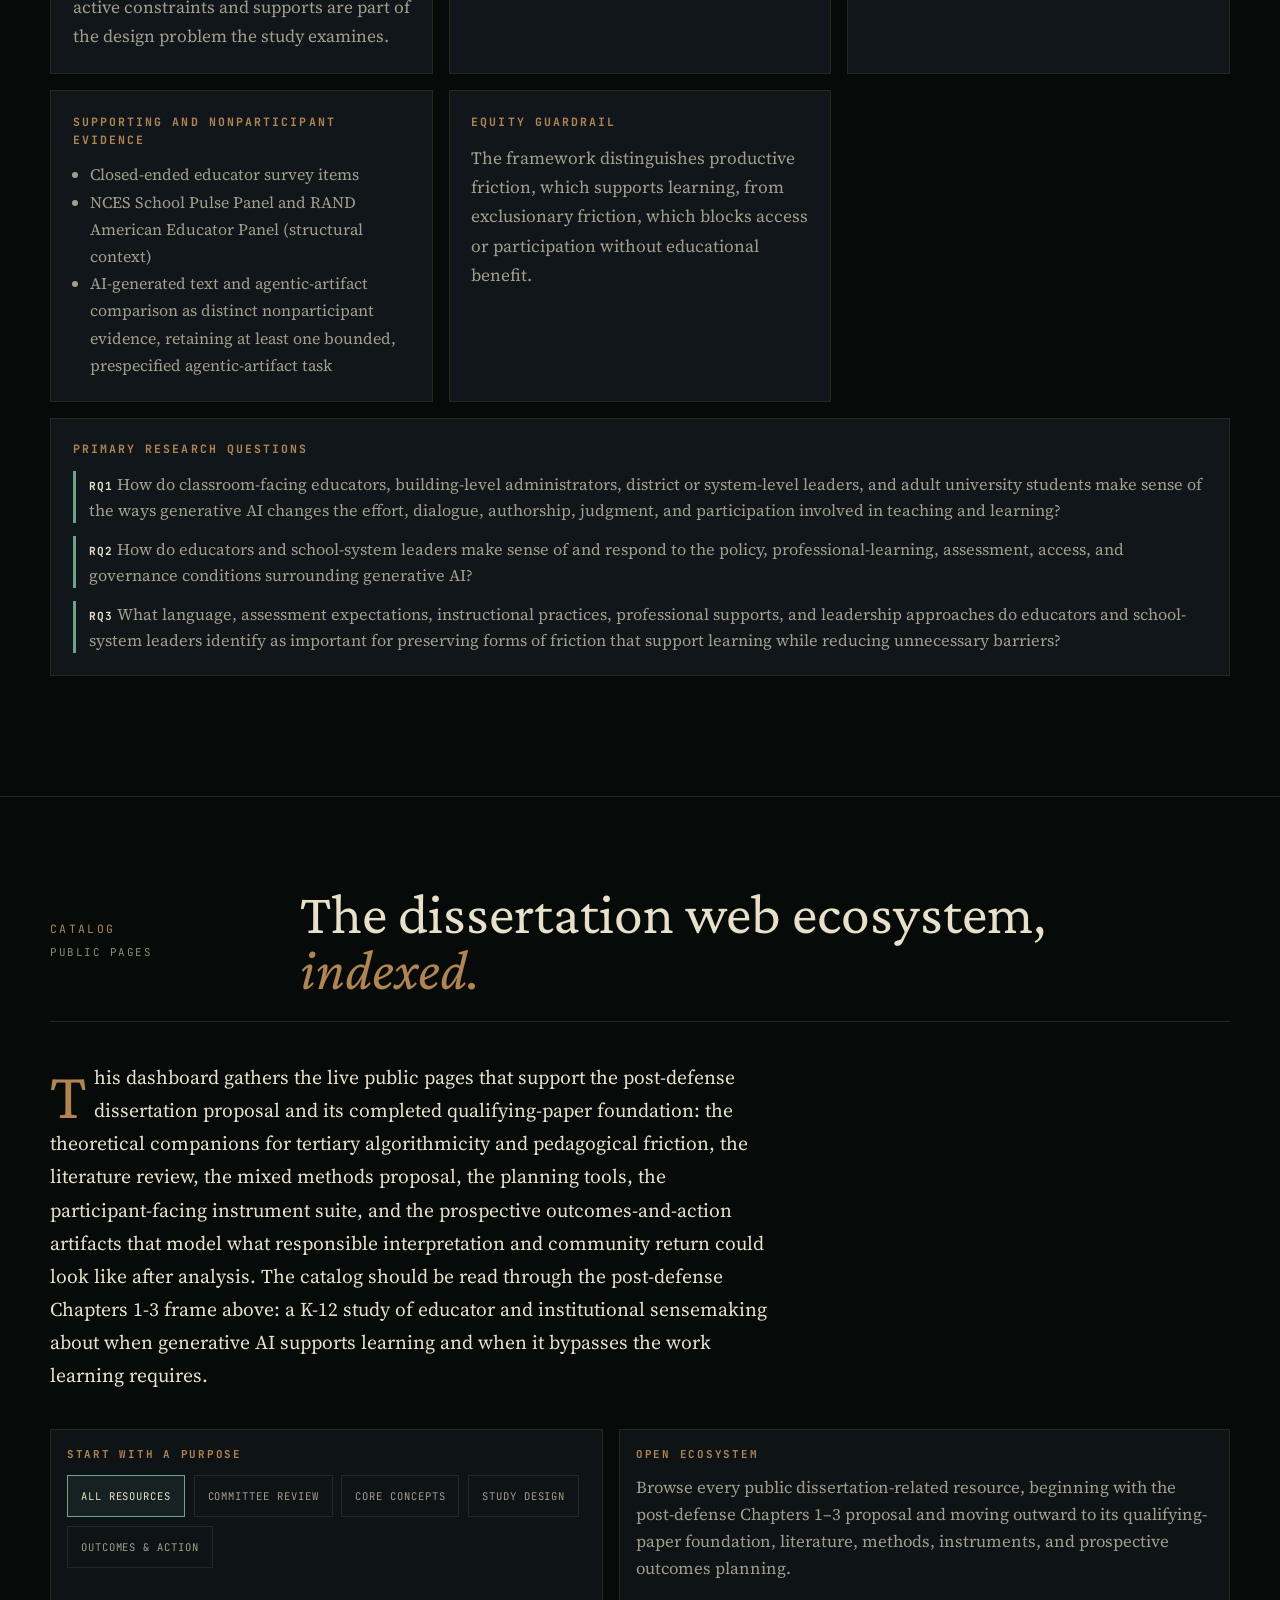
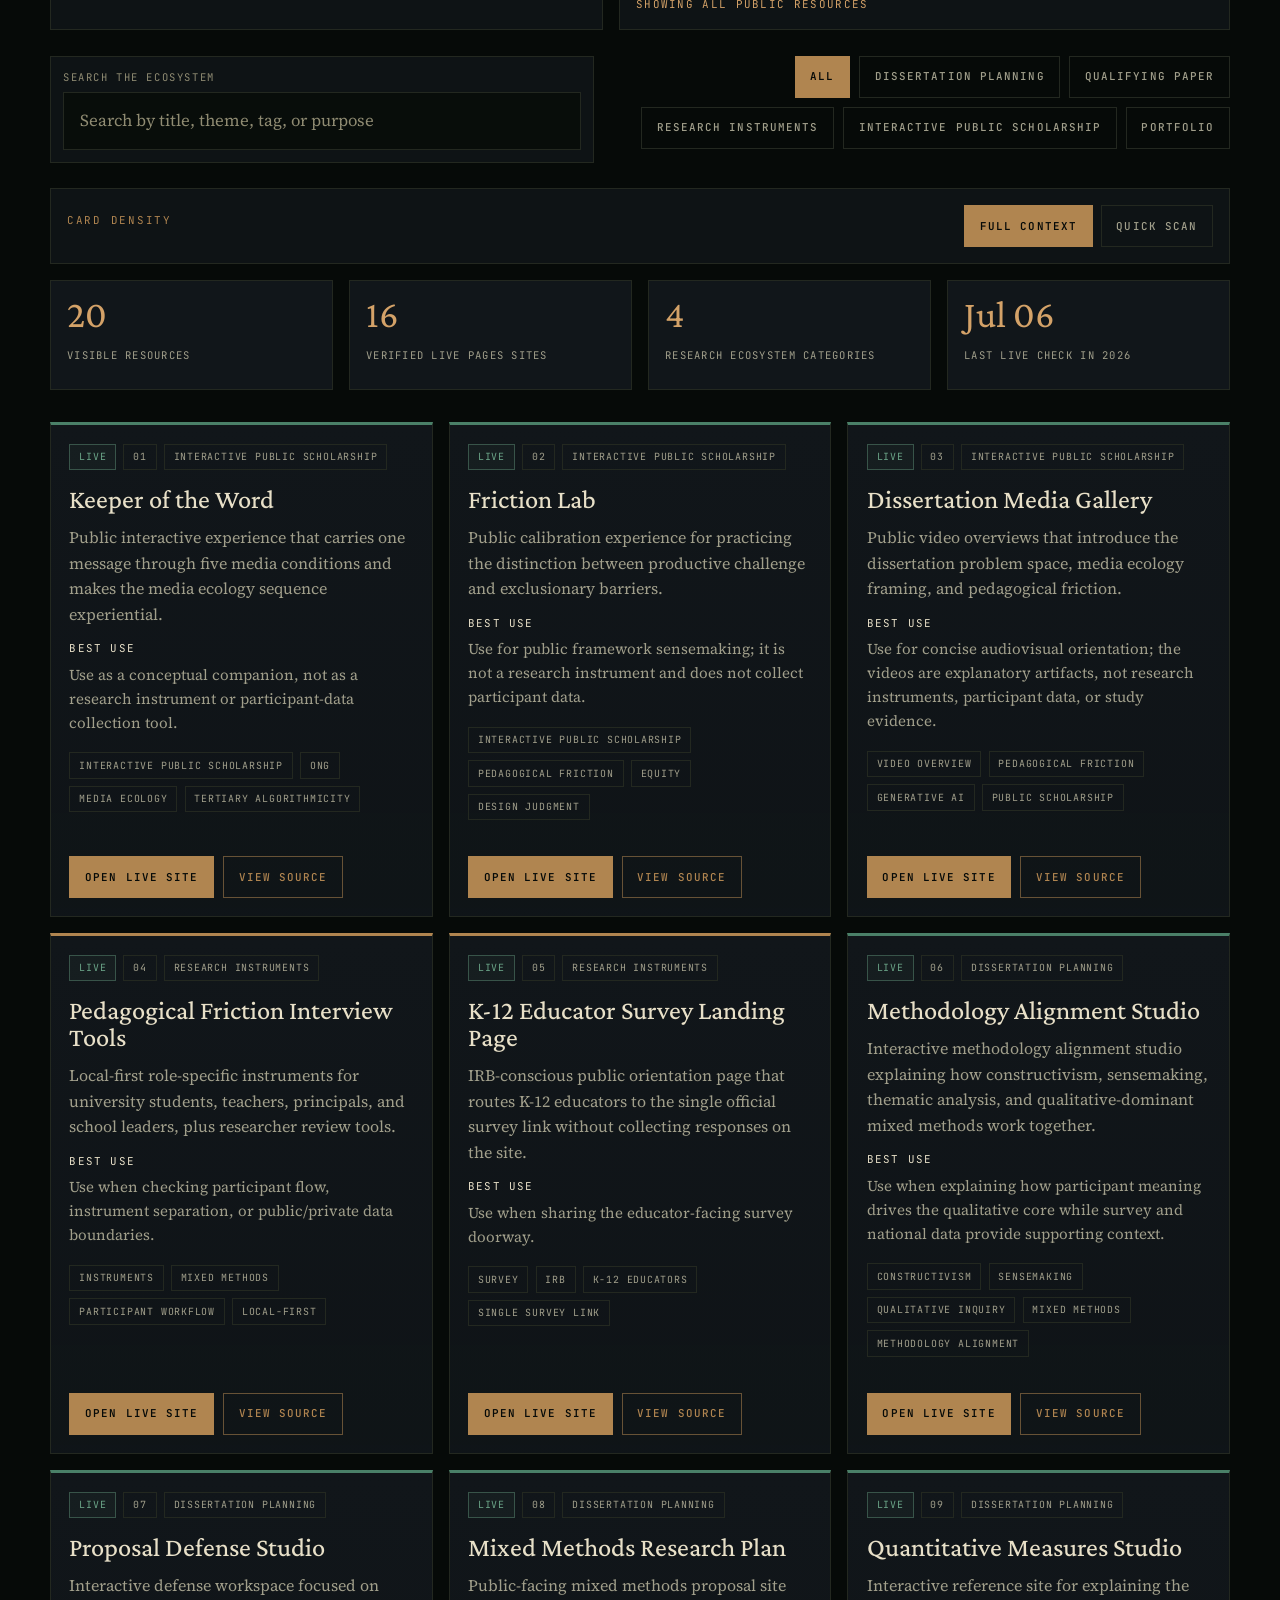
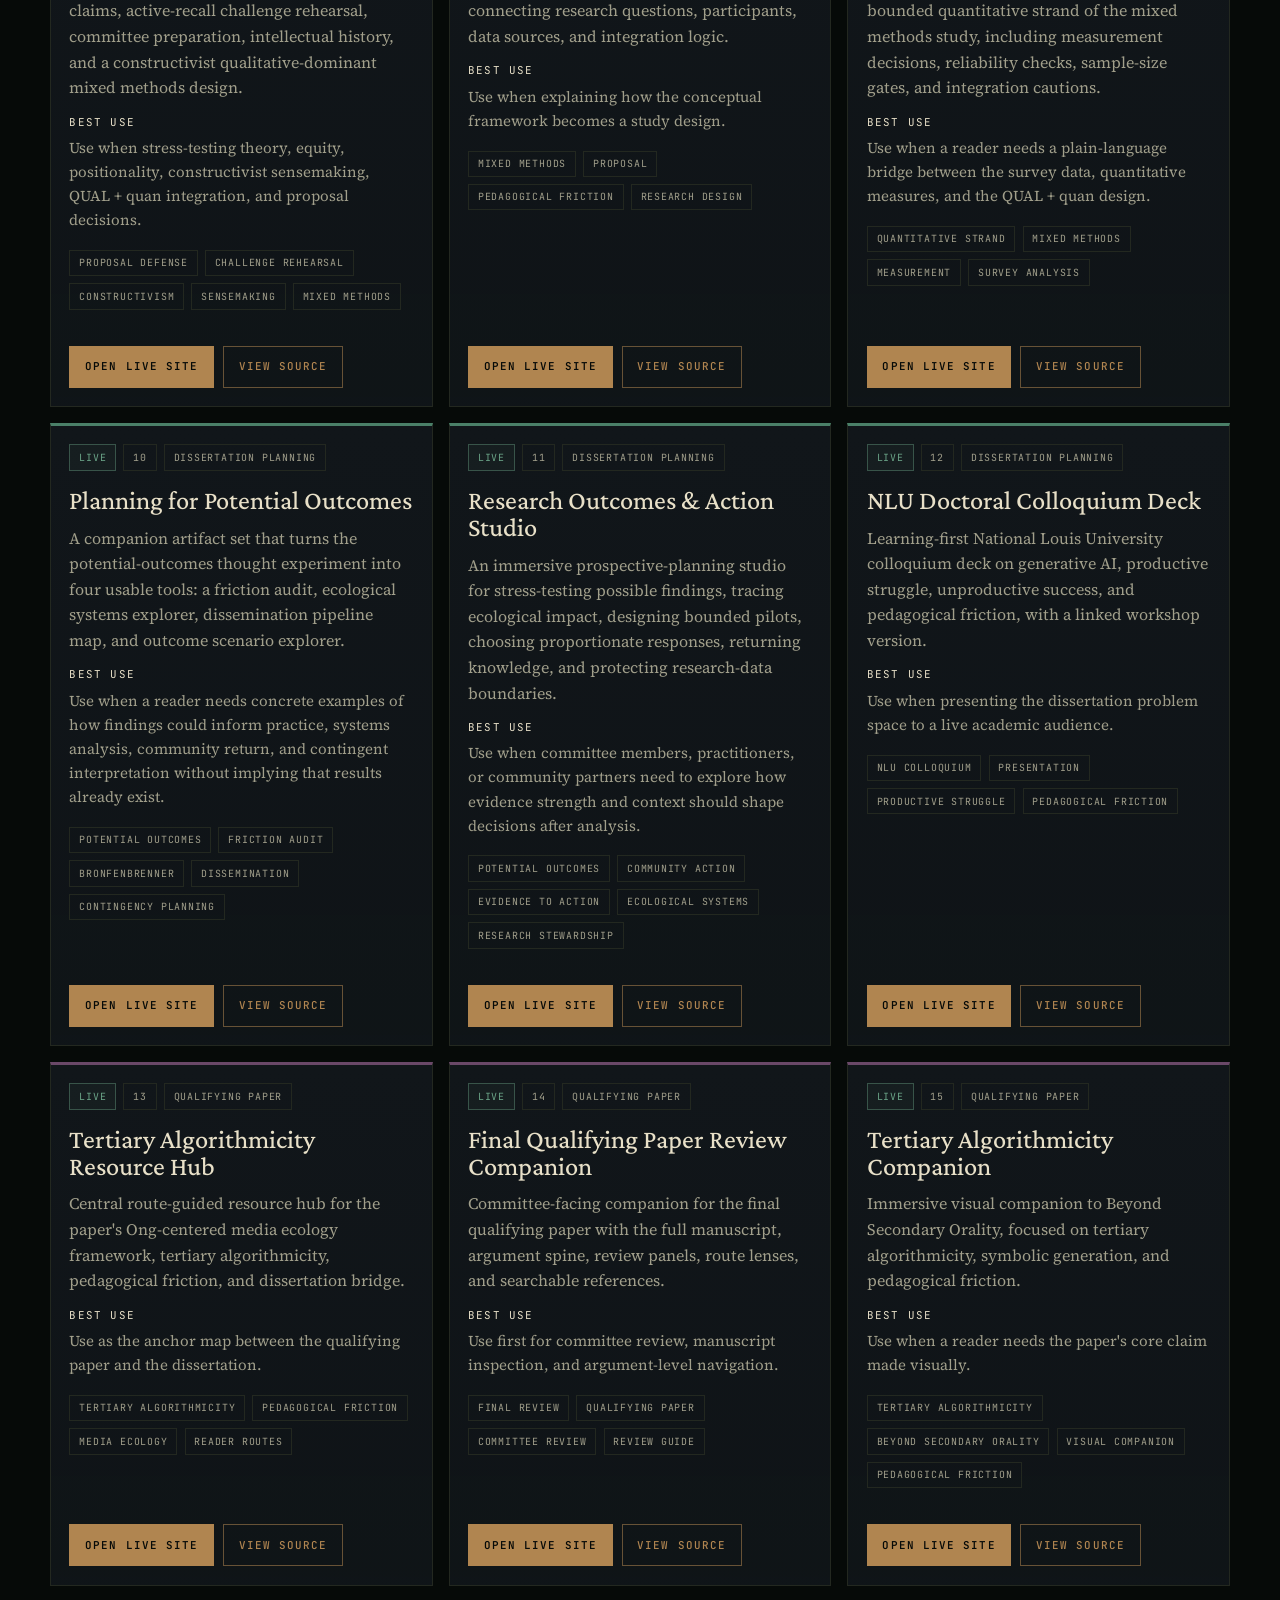
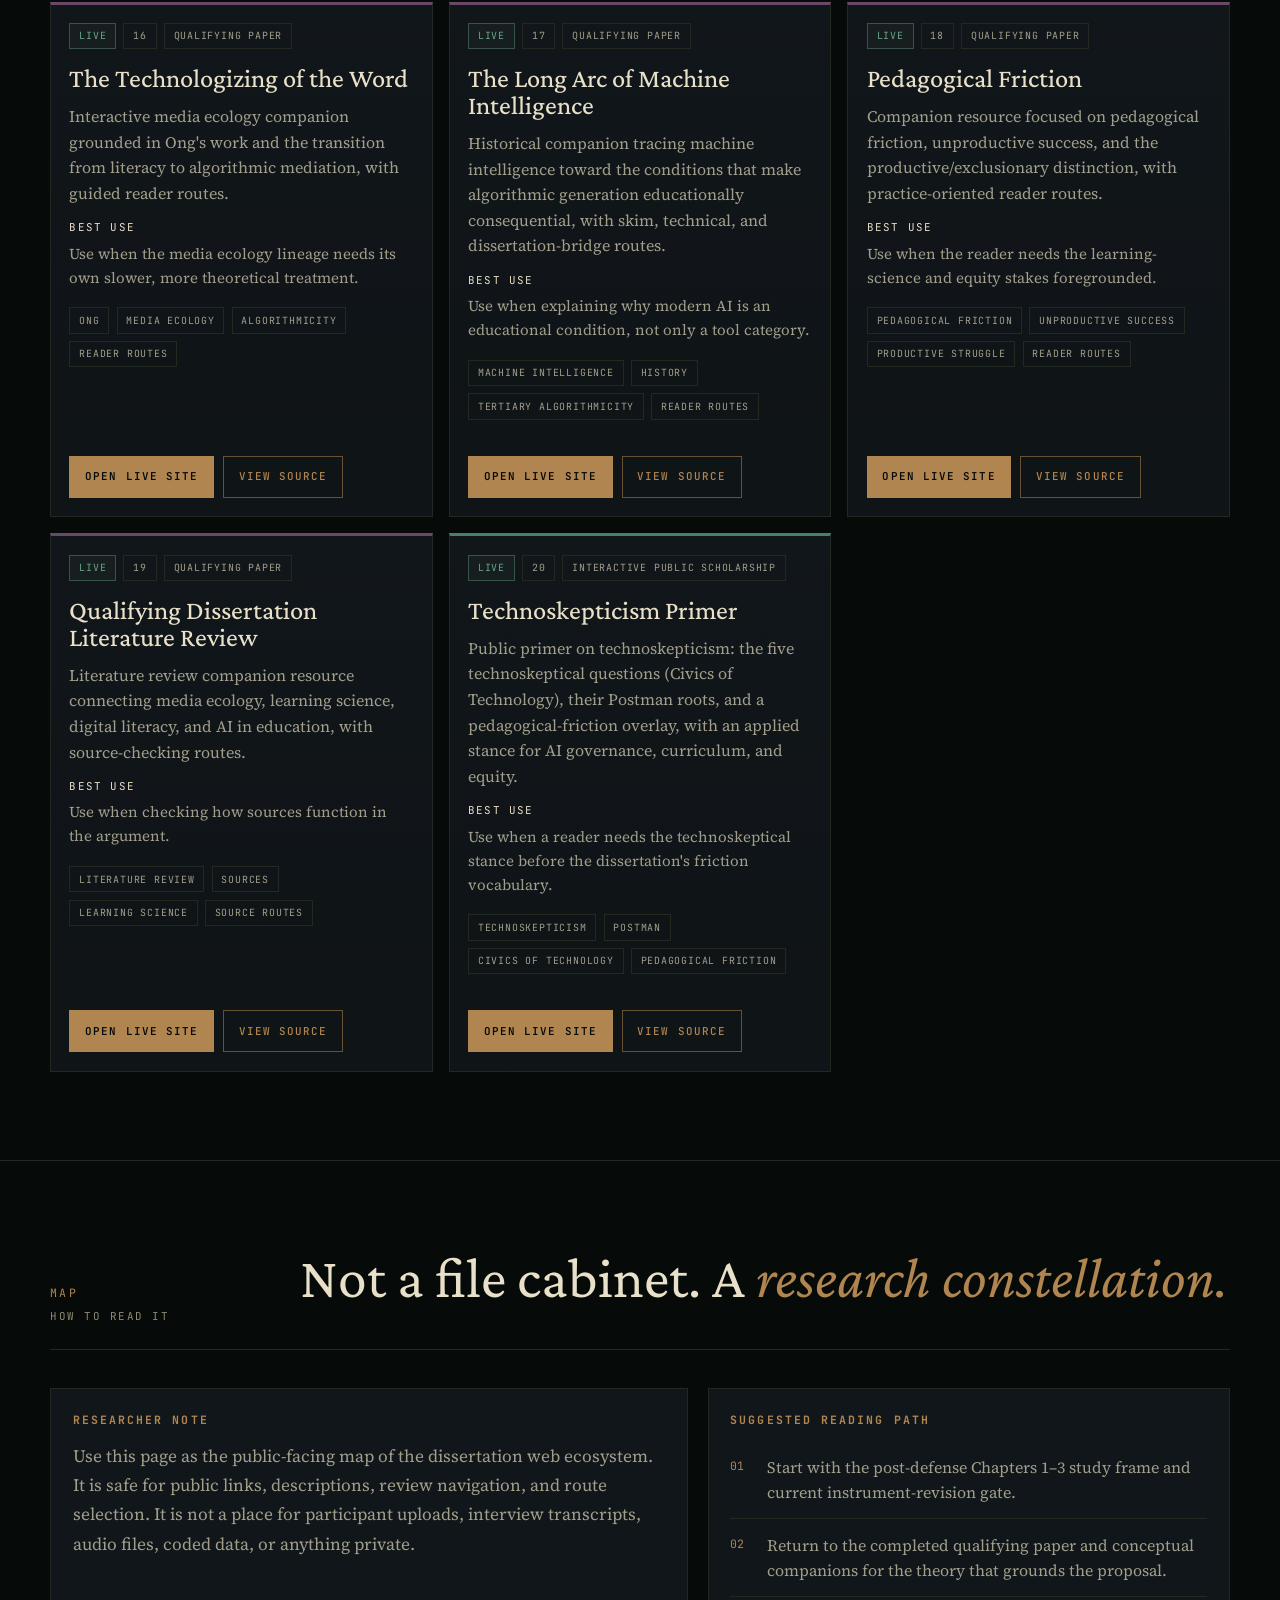
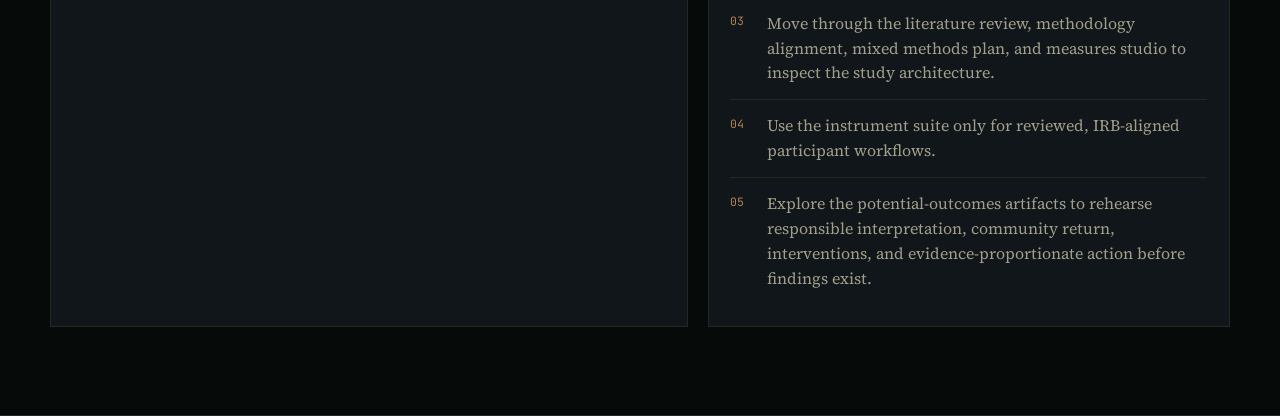
<file: dissertation-sites/index.html>
<!doctype html>
<html lang="en">
<head>
  <meta charset="utf-8">
  <meta name="viewport" content="width=device-width, initial-scale=1">
  <title>Dissertation Progress Dashboard | Micah Miner</title>
  <meta name="description" content="A public hub for Micah Miner's Chapters 1–3 qualitative-dominant convergent mixed methods proposal after the passed defense. Exempt IRB approval is recorded. Interview invitations are open. The anonymous survey is not.">
  <meta property="og:title" content="Dissertation Progress Dashboard | Micah Miner">
  <meta property="og:description" content="Follow the shift from the completed qualifying-paper theory through the passed Chapters 1–3 proposal defense to post-defense instrument revision and IRB review.">
  <meta property="og:type" content="website">
  <link rel="preconnect" href="https://fonts.googleapis.com">
  <link rel="preconnect" href="https://fonts.gstatic.com" crossorigin>
  <link href="https://fonts.googleapis.com/css2?family=Crimson+Pro:ital,wght@0,300..700;1,300..700&family=Source+Serif+4:ital,opsz,wght@0,8..60,300..700;1,8..60,300..700&family=Inter+Tight:wght@300;400;500;600&family=JetBrains+Mono:wght@300;400;500;600&display=swap" rel="stylesheet">
  <link rel="stylesheet" href="https://minerclass.github.io/tokens.css">
  <style>
    :root {
      /* Ground, ink, and rules come from the shared ecosystem tokens at
         https://minerclass.github.io/tokens.css. Each fallback is this page's
         pre-adoption value, so a failed load changes nothing. Accents stay local. */
      --bg: var(--mjm-bg, #060a08);
      --bg-2: var(--mjm-surface, #0a110d);
      --ink: var(--mjm-ink, #e8e0c8);
      --mjm-accent: var(--mjm-teal, #6ba588);
      --ink-dim: #a19f8b;
      --ink-faded: #8f8b72;
      --emerald: #4a8068;
      --emerald-bright: #6ba588;
      --bronze: #b08550;
      --bronze-bright: #d4a268;
      --plum: #6a4868;
      --slate: #4a5a6a;
      --paper: #11161a;
      --paper-2: #181d20;
      --rule: #232820;
      --crimson: #a04030;
    }

    * { box-sizing: border-box; margin: 0; padding: 0; }
    html { scroll-behavior: smooth; }
    body {
      background: var(--bg);
      color: var(--ink);
      font-family: "Inter Tight", system-ui, sans-serif;
      line-height: 1.55;
      overflow-x: hidden;
    }
    body::before {
      content: "";
      position: fixed;
      inset: 0;
      background:
        linear-gradient(90deg, rgba(176,133,80,.035) 1px, transparent 1px),
        linear-gradient(180deg, rgba(74,128,104,.03) 1px, transparent 1px);
      background-size: 72px 72px;
      pointer-events: none;
      z-index: 0;
    }
    a { color: inherit; }
    button, input { font: inherit; }
    button:focus-visible, a:focus-visible, input:focus-visible {
      outline: 2px solid var(--bronze-bright);
      outline-offset: 3px;
    }
    .mono { font-family: "JetBrains Mono", monospace; }

    header.masthead {
      position: relative;
      z-index: 1;
      min-height: 78vh;
      display: grid;
      align-items: end;
      padding: 4.75rem 2rem 3.2rem;
      border-bottom: 1px solid var(--rule);
      background: linear-gradient(180deg, #080d0a 0%, var(--bg) 100%);
      overflow: hidden;
    }
    header.masthead::after {
      content: "§";
      position: absolute;
      right: clamp(1rem, 7vw, 5rem);
      bottom: -2.5rem;
      font-family: "Crimson Pro", serif;
      font-size: clamp(13rem, 26vw, 24rem);
      color: rgba(176,133,80,.055);
      line-height: .8;
      pointer-events: none;
    }
    .mast-inner {
      width: min(1180px, 100%);
      margin: 0 auto;
      position: relative;
      z-index: 2;
    }
    .eyebrow {
      font-family: "JetBrains Mono", monospace;
      font-size: .7rem;
      letter-spacing: .28em;
      text-transform: uppercase;
      color: var(--bronze);
      margin-bottom: 1.35rem;
    }
    .eyebrow::before {
      content: "";
      display: inline-block;
      width: 28px;
      height: 1px;
      margin-right: .9rem;
      vertical-align: middle;
      background: var(--bronze);
    }
    h1.title {
      font-family: "Crimson Pro", serif;
      font-weight: 400;
      font-size: clamp(3rem, 8vw, 7rem);
      line-height: .92;
      letter-spacing: 0;
      max-width: 13ch;
    }
    h1.title em {
      color: var(--bronze);
      font-style: italic;
      font-weight: 400;
    }
    .subtitle {
      max-width: 68ch;
      margin-top: 1.8rem;
      color: var(--ink-dim);
      font-family: "Source Serif 4", serif;
      font-size: clamp(1.06rem, 1.5vw, 1.38rem);
      font-style: italic;
      line-height: 1.6;
    }

    /* This dashboard is a catalog companion. The canonical front door is the
       Dissertation Overview; keep this pointer visible without interaction. */
    .companion-note {
      margin-top: 1rem;
      padding: 0.9rem 1.1rem;
      border-left: 3px solid var(--emerald-bright, #4ade80);
      background: rgba(255, 255, 255, 0.04);
      border-radius: 0 6px 6px 0;
      font-size: clamp(0.95rem, 1.2vw, 1.08rem);
      font-style: normal;
    }
    .mast-actions {
      display: flex;
      flex-wrap: wrap;
      gap: .7rem;
      margin-top: 2rem;
    }

    nav.secs {
      position: sticky;
      top: 0;
      z-index: 10;
      display: flex;
      gap: .55rem;
      padding: .85rem 2rem;
      overflow-x: auto;
      background: rgba(6,10,8,.95);
      backdrop-filter: blur(14px);
      border-bottom: 1px solid var(--rule);
    }
    .nav-link, .chip, .btn {
      display: inline-flex;
      align-items: center;
      justify-content: center;
      border: 1px solid var(--rule);
      background: transparent;
      color: var(--ink-dim);
      min-height: 42px;
      padding: .58rem .92rem;
      font-family: "JetBrains Mono", monospace;
      font-size: .68rem;
      font-weight: 500;
      letter-spacing: .1em;
      text-transform: uppercase;
      text-decoration: none;
      white-space: nowrap;
      cursor: pointer;
      transition: border-color .2s, color .2s, background .2s, transform .2s;
    }
    .nav-link:hover, .chip:hover, .btn:hover {
      color: var(--ink);
      border-color: var(--bronze);
      transform: translateY(-1px);
    }
    .btn.primary, .chip.active {
      background: var(--bronze);
      border-color: var(--bronze);
      color: var(--bg);
      font-weight: 600;
    }
    .btn.ghost { color: var(--bronze); border-color: rgba(176,133,80,.55); }

    main {
      position: relative;
      z-index: 1;
    }
    section.sec {
      padding: 5.5rem 2rem;
      border-bottom: 1px solid var(--rule);
    }
    .inner {
      width: min(1180px, 100%);
      margin: 0 auto;
    }
    .sec-header {
      display: grid;
      grid-template-columns: 210px 1fr;
      gap: 2.5rem;
      align-items: baseline;
      margin-bottom: 2.4rem;
      padding-bottom: 1.5rem;
      border-bottom: 1px solid var(--rule);
    }
    .sec-tag {
      font-family: "JetBrains Mono", monospace;
      font-size: .72rem;
      color: var(--bronze);
      letter-spacing: .2em;
      text-transform: uppercase;
    }
    .sec-tag span {
      display: block;
      margin-top: .42rem;
      color: var(--ink-faded);
      font-size: .68rem;
      letter-spacing: .14em;
    }
    h2.sec-title {
      font-family: "Crimson Pro", serif;
      font-weight: 400;
      font-size: clamp(2.2rem, 4.5vw, 4.2rem);
      line-height: .98;
    }
    h2.sec-title em {
      color: var(--bronze);
      font-style: italic;
      font-weight: 400;
    }
    .lede {
      max-width: 72ch;
      margin-bottom: 2.3rem;
      color: var(--ink);
      font-family: "Source Serif 4", serif;
      font-size: 1.22rem;
      line-height: 1.7;
    }
    .lede::first-letter {
      float: left;
      margin: .08em .1em 0 0;
      color: var(--bronze);
      font-family: "Crimson Pro", serif;
      font-size: 4.2rem;
      line-height: .88;
    }

    .console {
      display: grid;
      grid-template-columns: minmax(0, 1fr) auto;
      gap: 1rem;
      align-items: start;
      margin-bottom: 1.6rem;
    }
    .search-wrap {
      border: 1px solid var(--rule);
      background: rgba(17,22,26,.78);
      padding: .75rem;
    }
    .search-label {
      display: block;
      margin-bottom: .45rem;
      color: var(--ink-faded);
      font-family: "JetBrains Mono", monospace;
      font-size: .66rem;
      letter-spacing: .15em;
      text-transform: uppercase;
    }
    .search {
      width: 100%;
      border: 1px solid var(--rule);
      background: #080d0a;
      color: var(--ink);
      padding: .92rem 1rem;
      font-family: "Source Serif 4", serif;
      font-size: 1.05rem;
    }
    .search::placeholder { color: var(--ink-faded); }
    .filter-row {
      display: flex;
      justify-content: flex-end;
      flex-wrap: wrap;
      gap: .55rem;
      max-width: 620px;
    }
    .pathfinder {
      display: grid;
      grid-template-columns: minmax(0, .95fr) minmax(0, 1.05fr);
      gap: 1rem;
      margin: 0 0 1.6rem;
    }
    .path-options, .path-summary, .mode-toggle {
      border: 1px solid var(--rule);
      background: rgba(17,22,26,.78);
      padding: 1rem;
    }
    .path-options h3, .path-summary h3, .mode-toggle span {
      margin-bottom: .75rem;
      color: var(--bronze);
      font-family: "JetBrains Mono", monospace;
      font-size: .68rem;
      letter-spacing: .16em;
      text-transform: uppercase;
    }
    .path-options h3, .path-summary h3 { display: block; }
    .path-buttons {
      display: flex;
      flex-wrap: wrap;
      gap: .55rem;
    }
    .path-chip {
      border: 1px solid var(--rule);
      background: transparent;
      color: var(--ink-dim);
      min-height: 42px;
      padding: .58rem .8rem;
      font-family: "JetBrains Mono", monospace;
      font-size: .66rem;
      letter-spacing: .09em;
      text-transform: uppercase;
      cursor: pointer;
    }
    .path-chip.active {
      border-color: var(--emerald-bright);
      background: rgba(74,128,104,.14);
      color: var(--ink);
    }
    .path-summary p {
      color: var(--ink-dim);
      font-family: "Source Serif 4", serif;
      font-size: 1.05rem;
      line-height: 1.6;
    }
    .path-summary .path-next {
      margin-top: .85rem;
      color: var(--bronze-bright);
      font-family: "JetBrains Mono", monospace;
      font-size: .68rem;
      letter-spacing: .12em;
      text-transform: uppercase;
    }
    .mode-toggle {
      display: flex;
      flex-wrap: wrap;
      justify-content: space-between;
      gap: .75rem;
      align-items: center;
      margin-bottom: 1rem;
    }
    .mode-buttons {
      display: flex;
      flex-wrap: wrap;
      gap: .5rem;
    }
    .stats {
      display: grid;
      grid-template-columns: repeat(4, minmax(0, 1fr));
      gap: 1rem;
      margin: 0 0 2rem;
    }
    .stat {
      border: 1px solid var(--rule);
      background: var(--paper);
      padding: 1rem;
      min-height: 110px;
    }
    .stat strong {
      display: block;
      margin-bottom: .55rem;
      color: var(--bronze-bright);
      font-family: "Crimson Pro", serif;
      font-size: 2.4rem;
      font-weight: 400;
      line-height: .9;
    }
    .stat span {
      color: var(--ink-dim);
      font-family: "JetBrains Mono", monospace;
      font-size: .66rem;
      letter-spacing: .12em;
      text-transform: uppercase;
    }

    .grid {
      display: grid;
      grid-template-columns: repeat(3, minmax(0, 1fr));
      gap: 1rem;
    }
    .site-card {
      display: flex;
      flex-direction: column;
      min-height: 330px;
      padding: 1.15rem;
      border: 1px solid var(--rule);
      border-top: 3px solid var(--emerald);
      background: linear-gradient(180deg, var(--paper) 0%, rgba(17,22,26,.88) 100%);
      transition: border-color .2s, transform .2s, background .2s;
    }
    .site-card:hover {
      border-color: rgba(176,133,80,.55);
      transform: translateY(-3px);
      background: linear-gradient(180deg, var(--paper-2) 0%, var(--paper) 100%);
    }
    .site-card.qualifying { border-top-color: var(--plum); }
    .site-card.dissertation { border-top-color: var(--emerald); }
    .site-card.instrument { border-top-color: var(--bronze); }
    .site-card.portfolio { border-top-color: var(--slate); }
    .meta {
      display: flex;
      flex-wrap: wrap;
      gap: .45rem;
      margin-bottom: 1rem;
    }
    .tag {
      display: inline-flex;
      align-items: center;
      border: 1px solid var(--rule);
      color: var(--ink-dim);
      padding: .28rem .55rem;
      font-family: "JetBrains Mono", monospace;
      font-size: .62rem;
      letter-spacing: .08em;
      text-transform: uppercase;
    }
    .tag.live {
      border-color: rgba(107,165,136,.4);
      color: var(--emerald-bright);
      background: rgba(74,128,104,.08);
    }
    .site-card h3 {
      margin-bottom: .75rem;
      font-family: "Crimson Pro", serif;
      font-size: clamp(1.65rem, 2vw, 2.1rem);
      font-weight: 450;
      line-height: 1.02;
    }
    .site-card p {
      color: var(--ink-dim);
      font-family: "Source Serif 4", serif;
      font-size: 1rem;
      line-height: 1.6;
    }
    .site-card .site-use {
      margin-top: .8rem;
      color: var(--ink);
      font-family: "JetBrains Mono", monospace;
      font-size: .68rem;
      letter-spacing: .11em;
      text-transform: uppercase;
    }
    .site-card .site-use + p {
      margin-top: .35rem;
      font-size: .94rem;
    }
    body.scan-mode .site-card {
      min-height: 235px;
    }
    body.scan-mode .site-card .tags-list,
    body.scan-mode .site-card .site-use,
    body.scan-mode .site-card .site-use + p {
      display: none;
    }
    .site-card .tags-list {
      margin-top: 1.1rem;
    }
    .button-row {
      display: flex;
      flex-wrap: wrap;
      gap: .55rem;
      margin-top: auto;
      padding-top: 1.25rem;
    }
    .empty {
      display: none;
      border: 1px dashed var(--rule);
      background: rgba(17,22,26,.75);
      color: var(--ink-dim);
      padding: 2rem;
      text-align: center;
      font-family: "Source Serif 4", serif;
      font-size: 1.1rem;
    }
    .empty.show { display: block; }

    .map-panel {
      display: grid;
      grid-template-columns: 1.1fr .9fr;
      gap: 1.2rem;
      align-items: stretch;
    }
    .study-frame {
      display: grid;
      gap: 1rem;
      margin: 0 0 2rem;
    }
    .frame-grid {
      display: grid;
      grid-template-columns: repeat(3, minmax(0, 1fr));
      gap: 1rem;
    }
    .field-note, .pathway {
      border: 1px solid var(--rule);
      background: var(--paper);
      padding: 1.35rem;
    }
    .field-note h3, .pathway h3, .frame-card h3 {
      margin-bottom: .8rem;
      color: var(--bronze);
      font-family: "JetBrains Mono", monospace;
      font-size: .72rem;
      letter-spacing: .18em;
      text-transform: uppercase;
    }
    .field-note p, .frame-card p {
      color: var(--ink-dim);
      font-family: "Source Serif 4", serif;
      font-size: 1.08rem;
      line-height: 1.7;
    }
    .frame-card {
      border: 1px solid var(--rule);
      background: var(--paper);
      padding: 1.35rem;
    }
    .frame-card.wide {
      grid-column: 1 / -1;
    }
    .frame-card ul {
      padding-left: 1.1rem;
      color: var(--ink-dim);
      font-family: "Source Serif 4", serif;
      line-height: 1.7;
    }
    .rq-list {
      display: grid;
      gap: .8rem;
    }
    .rq-list div {
      border-left: 3px solid var(--emerald-bright);
      padding-left: .85rem;
      color: var(--ink-dim);
      font-family: "Source Serif 4", serif;
      font-size: 1.02rem;
      line-height: 1.6;
    }
    .rq-list strong {
      color: var(--ink);
      font-family: "JetBrains Mono", monospace;
      font-size: .7rem;
      letter-spacing: .08em;
    }
    .pathway ol {
      list-style: none;
      counter-reset: path;
    }
    .pathway li {
      position: relative;
      counter-increment: path;
      padding: .85rem 0 .85rem 2.3rem;
      border-top: 1px solid var(--rule);
      color: var(--ink-dim);
      font-family: "Source Serif 4", serif;
    }
    .pathway li:first-child { border-top: 0; }
    .pathway li::before {
      content: counter(path, decimal-leading-zero);
      position: absolute;
      left: 0;
      top: .95rem;
      color: var(--bronze);
      font-family: "JetBrains Mono", monospace;
      font-size: .72rem;
    }

    @media (max-width: 980px) {
      header.masthead { min-height: 68vh; }
      .sec-header, .map-panel, .console, .pathfinder { grid-template-columns: 1fr; }
      .filter-row { justify-content: flex-start; }
      .grid, .stats, .frame-grid { grid-template-columns: repeat(2, minmax(0, 1fr)); }
    }
    @media (max-width: 640px) {
      header.masthead, section.sec { padding-left: 1.1rem; padding-right: 1.1rem; }
      nav.secs { padding-left: 1.1rem; padding-right: 1.1rem; }
      .grid, .stats, .frame-grid { grid-template-columns: 1fr; }
      .frame-card.wide { grid-column: auto; }
      h1.title { font-size: clamp(2.35rem, 13vw, 3.5rem); }
    }
  </style>
</head>
<body>
  <header class="masthead">
    <div class="mast-inner">
      <div class="eyebrow">Researcher Dashboard</div>
      <h1 class="title">Dissertation <em>Progress</em> Dashboard</h1>
      <p class="subtitle">A public orientation hub for the Chapters 1–3 proposal, <em>Pedagogical Friction in the Age of Generative AI and Tertiary Algorithmicity: A Qualitative-Dominant Convergent Mixed Methods Study</em>. The proposal defense was passed on August 13, 2026. NLU IRB approved the study as Exempt on October 7, 2026 (protocol ER01884).</p>
      <p class="subtitle companion-note">This dashboard is a <strong>catalog companion</strong>, not the entry point. The canonical front door for the dissertation is the <a href="https://minerclass.github.io/dissertation-overview/">Dissertation Overview</a>; the controlling source for wording is the submitted Chapters 1–3.</p>
      <div class="mast-actions">
        <a class="btn primary" href="https://minerclass.github.io/dissertation-overview/">Dissertation Overview →</a>
        <a class="btn ghost" href="../index.html" style="border-color: var(--emerald-bright); color: var(--emerald-bright);">← Ecosystem Hub</a>
        <a class="btn primary" href="#current-study">Current Study Frame</a>
        <a class="btn primary" href="#catalog">Enter the Catalog</a>
        <a class="btn ghost" href="constellation.html">North-Star Constellation</a>
        <a class="btn ghost" href="#pathfinder">Choose a Reading Path</a>
        <a class="btn ghost" href="glossary.html">Canonical Glossary</a>
        <a class="btn ghost" href="https://minerclass.github.io/conference-presentations/">Conference Presentations</a>
        <a class="btn ghost" href="https://minerclass.github.io/games-hub/">Learning Games Hub</a>
        <a class="btn ghost" href="../researcher/">Researcher Overview</a>
      </div>
    </div>
  </header>

  <nav class="secs" aria-label="Dashboard navigation">
    <a class="nav-link" href="#current-study">Current Study</a>
    <a class="nav-link" href="#catalog">Catalog</a>
    <a class="nav-link" href="#pathfinder">Pathfinder</a>
    <a class="nav-link" href="#map">Research Map</a>
    <a class="nav-link" href="https://minerclass.github.io/conference-presentations/">Conference Presentations</a>
    <a class="nav-link" href="https://minerclass.github.io/games-hub/">Learning Games Hub</a>
    <a class="nav-link" href="../researcher/">Overview</a>
  </nav>

  <main>
    <section class="sec" id="current-study">
      <div class="inner">
        <div class="sec-header">
          <div class="sec-tag">Current Study <span>From Qualifying Paper to Passed Proposal Defense</span></div>
          <h2 class="sec-title">The defense is complete. Exempt approval is recorded. <em>Interviews are open.</em></h2>
        </div>

        <p class="lede">The completed qualifying paper developed the conceptual argument: under tertiary algorithmicity, generative systems can make polished academic performance easier to produce while displacing the noetic, rhetorical, and existential work through which durable learning develops. The post-defense dissertation proposal turns that argument toward an empirical question. It examines how classroom-facing educators, school-system leaders, and adult university students make sense of those conditions across classrooms, buildings, systems, and learner experience.</p>

        <div class="study-frame">
          <div class="frame-grid">
            <div class="frame-card">
              <h3>Completed Qualifying Paper</h3>
              <p>Provides the theoretical apparatus: algorithmic secondary orality, tertiary algorithmicity, three media-ecological pressures, and the Pedagogical Friction Framework. It is the conceptual foundation for the study, not a report of empirical findings.</p>
            </div>
            <div class="frame-card">
              <h3>Chapters 1–3 Proposal Defense Passed</h3>
              <p>The proposal defense was passed on August 13, 2026. The proposal defines the problem, literature, research questions, evidence plan, analysis, integration, and protections.</p>
            </div>
            <div class="frame-card">
              <h3>Current Gate: Approved Instruments</h3>
              <p>NLU IRB approved the study as Exempt on October 7, 2026 (protocol ER01884), through October 7, 2027. Interview invitations and the anonymous survey are open. Survey-review sessions are finished. No findings are reported.</p>
            </div>
          </div>
        </div>

        <aside class="field-note" aria-label="Public research and participant data boundary">
          <h3>Public Research Boundary</h3>
          <p>This public hub shares conceptual frameworks, literature connections, the post-defense proposal architecture, instrument orientation, and practitioner-facing reflections connected to my Ed.D. dissertation. It does not report study findings, participant data, interview material, card-sort responses, survey responses, school names, or confidential research records. Formal study data, if collected after approval, will remain in secure IRB-approved storage. GitHub Pages is used here for public orientation and scholarship, not as an uncontrolled research-data repository.</p>
        </aside>

        <div class="study-frame">
          <div class="frame-grid">
            <div class="frame-card wide">
              <h3>Chapters 1–3 Proposal Architecture</h3>
              <ul>
                <li><strong>Chapter One:</strong> Establishes the problem of practice, purpose, constructivist stance, research questions, significance, and proposal-stage scope.</li>
                <li><strong>Chapter Two:</strong> Connects media ecology, learning science, equity, AI governance, and K-12 research to the framework and empirical gap.</li>
                <li><strong>Chapter Three:</strong> Specifies a constructivist, qualitative-dominant convergent mixed methods design and the safeguards governing collection, analysis, integration, and interpretation.</li>
              </ul>
            </div>
            <div class="frame-card wide">
              <h3>Problem of Practice</h3>
              <p>K-12 schools are adopting generative AI while still lacking a precise empirical and conceptual language for distinguishing forms of ease that support access from forms of ease that bypass learning. The study begins from a pattern visible in practice: student work can become cleaner and more fluent while student understanding becomes less secure.</p>
            </div>
            <div class="frame-card">
              <h3>Purpose</h3>
              <p>The study examines how classroom-facing educators, building-level administrators, district or system-level leaders, and adult university students make sense of pedagogical friction, and what policy, assessment, professional learning, leadership, and governance conditions shape their responses.</p>
            </div>
            <div class="frame-card">
              <h3>Constructivist Stance</h3>
              <p>Meaning is treated as situated and co-constructed. Participants notice cues in ambiguous conditions, interpret them through professional, educational, and institutional frames, and act on the accounts they find plausible.</p>
            </div>
            <div class="frame-card">
              <h3>Research Design</h3>
              <p>The proposal uses a qualitative-dominant convergent mixed methods design grounded in constructivism. Qualitative and quantitative evidence are analyzed according to their distinct purposes and then brought together to clarify convergence, divergence, expansion, and silence. If scope must be reduced, supplementary streams are scaled before the analytic core, while at least one bounded agentic-artifact task remains in the nonparticipant comparison.</p>
            </div>
            <div class="frame-card">
              <h3>Framework</h3>
              <p>The Pedagogical Friction Framework responds to tertiary algorithmicity by naming three learner-facing dimensions of productive resistance, noetic, rhetorical, and existential friction, and treating infrastructural friction as the institutional condition that enables or constrains them. The institutional environment is not a neutral backdrop; its active constraints and supports are part of the design problem the study examines.</p>
            </div>
            <div class="frame-card">
              <h3>Primary Perspectives</h3>
              <ul>
                <li>Classroom-facing educators</li>
                <li>Building-level administrators</li>
                <li>District or system-level leaders</li>
                <li>Adult university students</li>
              </ul>
            </div>
            <div class="frame-card">
              <h3>Qualitative Core and Participant Evidence</h3>
              <ul>
                <li>Role-based interviews with all participant groups</li>
                <li>Card sorts that make professional judgment visible</li>
                <li>Institutional and public documents</li>
                <li>Open-ended survey responses</li>
              </ul>
            </div>
            <div class="frame-card">
              <h3>Supporting and Nonparticipant Evidence</h3>
              <ul>
                <li>Closed-ended educator survey items</li>
                <li>NCES School Pulse Panel and RAND American Educator Panel (structural context)</li>
                <li>AI-generated text and agentic-artifact comparison as distinct nonparticipant evidence, retaining at least one bounded, prespecified agentic-artifact task</li>
              </ul>
            </div>
            <div class="frame-card">
              <h3>Equity Guardrail</h3>
              <p>The framework distinguishes productive friction, which supports learning, from exclusionary friction, which blocks access or participation without educational benefit.</p>
            </div>
            <div class="frame-card wide">
              <h3>Primary Research Questions</h3>
              <div class="rq-list">
                <div><strong>RQ1</strong> How do classroom-facing educators, building-level administrators, district or system-level leaders, and adult university students make sense of the ways generative AI changes the effort, dialogue, authorship, judgment, and participation involved in teaching and learning?</div>
                <div><strong>RQ2</strong> How do educators and school-system leaders make sense of and respond to the policy, professional-learning, assessment, access, and governance conditions surrounding generative AI?</div>
                <div><strong>RQ3</strong> What language, assessment expectations, instructional practices, professional supports, and leadership approaches do educators and school-system leaders identify as important for preserving forms of friction that support learning while reducing unnecessary barriers?</div>
              </div>
            </div>
          </div>
        </div>
      </div>
    </section>

    <section class="sec" id="catalog">
      <div class="inner">
        <div class="sec-header">
          <div class="sec-tag">Catalog <span>Public Pages</span></div>
          <h2 class="sec-title">The dissertation web ecosystem, <em>indexed.</em></h2>
        </div>

        <p class="lede">This dashboard gathers the live public pages that support the post-defense dissertation proposal and its completed qualifying-paper foundation: the theoretical companions for tertiary algorithmicity and pedagogical friction, the literature review, the mixed methods proposal, the planning tools, the participant-facing instrument suite, and the prospective outcomes-and-action artifacts that model what responsible interpretation and community return could look like after analysis. The catalog should be read through the post-defense Chapters 1-3 frame above: a K-12 study of educator and institutional sensemaking about when generative AI supports learning and when it bypasses the work learning requires.</p>

        <section class="pathfinder" id="pathfinder" aria-label="Choose a dissertation site reading path">
          <div class="path-options">
            <h3>Start with a purpose</h3>
            <div class="path-buttons" id="pathButtons"></div>
          </div>
          <div class="path-summary" aria-live="polite">
            <h3 id="pathTitle">Open ecosystem</h3>
            <p id="pathDescription">Browse every public dissertation-related resource, or choose a path to narrow the catalog around a specific reader need.</p>
            <div class="path-next" id="pathNext">Showing all public resources</div>
          </div>
        </section>

        <div class="console">
          <label class="search-wrap">
            <span class="search-label">Search the ecosystem</span>
            <input class="search" id="searchInput" type="search" placeholder="Search by title, theme, tag, or purpose">
          </label>
          <div class="filter-row" id="filters"></div>
        </div>

        <div class="mode-toggle" aria-label="Card detail level">
          <span>Card density</span>
          <div class="mode-buttons">
            <button class="chip active" type="button" data-mode="full">Full context</button>
            <button class="chip" type="button" data-mode="scan">Quick scan</button>
          </div>
        </div>

        <section class="stats" aria-label="Dashboard summary">
          <div class="stat"><strong id="visibleCount">0</strong><span>Visible resources</span></div>
          <div class="stat"><strong>16</strong><span>Verified live Pages sites</span></div>
          <div class="stat"><strong>4</strong><span>Research ecosystem categories</span></div>
          <div class="stat"><strong>Jul 06</strong><span>Last live check in 2026</span></div>
        </section>

        <section class="grid" id="siteGrid"></section>
        <div class="empty" id="emptyState">No matching resources. Try another search or filter.</div>
      </div>
    </section>

    <section class="sec" id="map">
      <div class="inner">
        <div class="sec-header">
          <div class="sec-tag">Map <span>How to Read It</span></div>
          <h2 class="sec-title">Not a file cabinet. A <em>research constellation.</em></h2>
        </div>

        <div class="map-panel">
          <div class="field-note">
            <h3>Researcher Note</h3>
            <p>Use this page as the public-facing map of the dissertation web ecosystem. It is safe for public links, descriptions, review navigation, and route selection. It is not a place for participant uploads, interview transcripts, audio files, coded data, or anything private.</p>
          </div>
          <div class="pathway">
            <h3>Suggested Reading Path</h3>
            <ol>
              <li>Start with the post-defense Chapters 1–3 study frame and current instrument-revision gate.</li>
              <li>Return to the completed qualifying paper and conceptual companions for the theory that grounds the proposal.</li>
              <li>Move through the literature review, methodology alignment, mixed methods plan, and measures studio to inspect the study architecture.</li>
              <li>Use the instrument suite only for reviewed, IRB-aligned participant workflows.</li>
              <li>Explore the potential-outcomes artifacts to rehearse responsible interpretation, community return, interventions, and evidence-proportionate action before findings exist.</li>
            </ol>
          </div>
        </div>
      </div>
    </section>
  </main>

  <script>
    const curatedCategories = ["All", "Dissertation Planning", "Qualifying Paper", "Research Instruments", "Interactive Public Scholarship", "Portfolio"];
    const readingPaths = [
      {
        key: "all",
        label: "All resources",
        title: "Open ecosystem",
        description: "Browse every public dissertation-related resource, beginning with the post-defense Chapters 1–3 proposal and moving outward to its qualifying-paper foundation, literature, methods, instruments, and prospective outcomes planning.",
        next: "Showing all public resources",
        titles: []
      },
      {
        key: "committee",
        label: "Committee review",
        title: "Committee review path",
        description: "A concise route for advisors and committee readers who need the post-defense Chapters 1-3 study frame, central argument, source architecture, and dissertation design first.",
        next: "Start with the post-defense study frame and preserved Proposal Defense Studio, then use the qualifying-paper and literature companions to inspect the proposal's conceptual foundation.",
        titles: ["Proposal Defense Studio", "Final Qualifying Paper Review Companion", "Tertiary Algorithmicity Resource Hub", "Qualifying Dissertation Literature Review", "Mixed Methods Research Plan", "Methodology Alignment Studio"]
      },
      {
        key: "concepts",
        label: "Core concepts",
        title: "Conceptual companion path",
        description: "A route through the sites that make the major ideas more inspectable: media ecology, machine intelligence, algorithmicity, and pedagogical friction. Each companion now gives readers a task-based entry point.",
        next: "Use this when a visitor asks, 'What are the big ideas and how do they connect?'",
        titles: ["The Technologizing of the Word", "Keeper of the Word", "The Long Arc of Machine Intelligence", "Pedagogical Friction", "Technoskepticism Primer", "Tertiary Algorithmicity Companion", "Tertiary Algorithmicity Resource Hub"]
      },
      {
        key: "study",
        label: "Study design",
        title: "Dissertation study path",
        description: "A route for understanding how the Pedagogical Friction Framework becomes a constructivist qualitative inquiry supported by mixed methods evidence.",
        next: "Move from the methodology alignment studio to the mixed methods plan, measures studio, and instrument orientation pages.",
        titles: ["Proposal Defense Studio", "Methodology Alignment Studio", "Mixed Methods Research Plan", "Quantitative Measures Studio", "Pedagogical Friction Interview Tools", "Friction Lab", "K-12 Educator Survey Landing Page", "NLU Doctoral Colloquium Deck"]
      },
      {
        key: "outcomes",
        label: "Outcomes & action",
        title: "Potential outcomes and community action path",
        description: "A prospective route for exploring how analyzed findings could be interpreted, returned to communities, translated into interventions, and constrained by evidence, privacy, equity, and ecological context.",
        next: "Begin with the concrete artifact set, then use the Research Outcomes & Action Studio to stress-test scenarios and build proportionate responses.",
        titles: ["Planning for Potential Outcomes", "Research Outcomes & Action Studio"]
      }
    ];
    const sites = [
      {
        title: "Keeper of the Word",
        category: "Interactive Public Scholarship",
        type: "companion",
        live: "https://minerclass.github.io/orality_game/",
        repo: "https://github.com/minerclass/orality_game",
        summary: "Public interactive experience that carries one message through five media conditions and makes the media ecology sequence experiential.",
        use: "Use as a conceptual companion, not as a research instrument or participant-data collection tool.",
        tags: ["interactive public scholarship", "Ong", "media ecology", "tertiary algorithmicity"]
      },
      {
        title: "Friction Lab",
        category: "Interactive Public Scholarship",
        type: "companion",
        live: "https://minerclass.github.io/friction-game/",
        repo: "https://github.com/minerclass/friction-game",
        summary: "Public calibration experience for practicing the distinction between productive challenge and exclusionary barriers.",
        use: "Use for public framework sensemaking; it is not a research instrument and does not collect participant data.",
        tags: ["interactive public scholarship", "pedagogical friction", "equity", "design judgment"]
      },
      {
        title: "Dissertation Media Gallery",
        category: "Interactive Public Scholarship",
        type: "companion",
        live: "https://minerclass.github.io/dissertationquestionsbeta/media/",
        repo: "https://github.com/minerclass/dissertationquestionsbeta/tree/main/media",
        summary: "Public video overviews that introduce the dissertation problem space, media ecology framing, and pedagogical friction.",
        use: "Use for concise audiovisual orientation; the videos are explanatory artifacts, not research instruments, participant data, or study evidence.",
        tags: ["video overview", "pedagogical friction", "generative AI", "public scholarship"]
      },
      {
        title: "Pedagogical Friction Interview Tools",
        category: "Research Instruments",
        type: "instrument",
        live: "https://minerclass.github.io/dissertationquestionsbeta/",
        repo: "https://github.com/minerclass/dissertationquestionsbeta",
        summary: "Local-first role-specific instruments for university students, teachers, principals, and school leaders, plus researcher review tools.",
        use: "Use when checking participant flow, instrument separation, or public/private data boundaries.",
        tags: ["instruments", "mixed methods", "participant workflow", "local-first"]
      },
      {
        title: "K-12 Educator Survey Landing Page",
        category: "Research Instruments",
        type: "instrument",
        live: "https://minerclass.github.io/dissertationquestionsbeta/survey-landing/",
        repo: "https://github.com/minerclass/dissertationquestionsbeta",
        summary: "IRB-conscious public orientation page that routes K-12 educators to the single official survey link without collecting responses on the site.",
        use: "Use when sharing the educator-facing survey doorway.",
        tags: ["survey", "IRB", "K-12 educators", "single survey link"]
      },
      {
        title: "Methodology Alignment Studio",
        category: "Dissertation Planning",
        type: "dissertation",
        live: "https://minerclass.github.io/mixed-methods-portfolio/methodology-alignment/",
        repo: "https://github.com/minerclass/mixed-methods-portfolio/tree/main/methodology-alignment",
        summary: "Interactive methodology alignment studio explaining how constructivism, sensemaking, thematic analysis, and qualitative-dominant mixed methods work together.",
        use: "Use when explaining how participant meaning drives the qualitative core while survey and national data provide supporting context.",
        tags: ["constructivism", "sensemaking", "qualitative inquiry", "mixed methods", "methodology alignment"]
      },
      {
        title: "Proposal Defense Studio",
        category: "Dissertation Planning",
        type: "dissertation",
        live: "https://minerclass.github.io/diss-proposal-defense/",
        repo: "https://github.com/minerclass/diss-proposal-defense",
        summary: "Interactive defense workspace focused on claims, active-recall challenge rehearsal, committee preparation, intellectual history, and a constructivist qualitative-dominant mixed methods design.",
        use: "Use when stress-testing theory, equity, positionality, constructivist sensemaking, QUAL + quan integration, and proposal decisions.",
        tags: ["proposal defense", "challenge rehearsal", "constructivism", "sensemaking", "mixed methods"]
      },
      {
        title: "Mixed Methods Research Plan",
        category: "Dissertation Planning",
        type: "dissertation",
        live: "https://minerclass.github.io/mixed-methods-portfolio/",
        repo: "https://github.com/minerclass/mixed-methods-portfolio",
        summary: "Public-facing mixed methods proposal site connecting research questions, participants, data sources, and integration logic.",
        use: "Use when explaining how the conceptual framework becomes a study design.",
        tags: ["mixed methods", "proposal", "pedagogical friction", "research design"]
      },
      {
        title: "Quantitative Measures Studio",
        category: "Dissertation Planning",
        type: "dissertation",
        live: "https://minerclass.github.io/quantitative-measures-studio/",
        repo: "https://github.com/minerclass/quantitative-measures-studio",
        summary: "Interactive reference site for explaining the bounded quantitative strand of the mixed methods study, including measurement decisions, reliability checks, sample-size gates, and integration cautions.",
        use: "Use when a reader needs a plain-language bridge between the survey data, quantitative measures, and the QUAL + quan design.",
        tags: ["quantitative strand", "mixed methods", "measurement", "survey analysis"]
      },
      {
        title: "Planning for Potential Outcomes",
        category: "Dissertation Planning",
        type: "dissertation",
        live: "https://minerclass.github.io/potential-outcomes-artifacts1/",
        repo: "https://github.com/minerclass/potential-outcomes-artifacts1",
        summary: "A companion artifact set that turns the potential-outcomes thought experiment into four usable tools: a friction audit, ecological systems explorer, dissemination pipeline map, and outcome scenario explorer.",
        use: "Use when a reader needs concrete examples of how findings could inform practice, systems analysis, community return, and contingent interpretation without implying that results already exist.",
        tags: ["potential outcomes", "friction audit", "Bronfenbrenner", "dissemination", "contingency planning"]
      },
      {
        title: "Research Outcomes & Action Studio",
        category: "Dissertation Planning",
        type: "dissertation",
        live: "https://minerclass.github.io/potential-outcomes-artifacts2/",
        repo: "https://github.com/minerclass/potential-outcomes-artifacts2",
        summary: "An immersive prospective-planning studio for stress-testing possible findings, tracing ecological impact, designing bounded pilots, choosing proportionate responses, returning knowledge, and protecting research-data boundaries.",
        use: "Use when committee members, practitioners, or community partners need to explore how evidence strength and context should shape decisions after analysis.",
        tags: ["potential outcomes", "community action", "evidence to action", "ecological systems", "research stewardship"]
      },
      {
        title: "NLU Doctoral Colloquium Deck",
        category: "Dissertation Planning",
        type: "presentation",
        live: "https://minerclass.github.io/nlu-doccolloquium-may26/",
        repo: "https://github.com/minerclass/nlu-doccolloquium-may26",
        summary: "Learning-first National Louis University colloquium deck on generative AI, productive struggle, unproductive success, and pedagogical friction, with a linked workshop version.",
        use: "Use when presenting the dissertation problem space to a live academic audience.",
        tags: ["NLU colloquium", "presentation", "productive struggle", "pedagogical friction"]
      },
      {
        title: "Tertiary Algorithmicity Resource Hub",
        category: "Qualifying Paper",
        type: "qualifying",
        live: "https://minerclass.github.io/qualifying-dissertation-resource-site/",
        repo: "https://github.com/minerclass/qualifying-dissertation-resource-site",
        summary: "Central route-guided resource hub for the paper's Ong-centered media ecology framework, tertiary algorithmicity, pedagogical friction, and dissertation bridge.",
        use: "Use as the anchor map between the qualifying paper and the dissertation.",
        tags: ["tertiary algorithmicity", "pedagogical friction", "media ecology", "reader routes"]
      },
      {
        title: "Final Qualifying Paper Review Companion",
        category: "Qualifying Paper",
        type: "qualifying",
        live: "https://minerclass.github.io/dissertationquestionsbeta/qualifying-paper-final-review/",
        repo: "https://github.com/minerclass/dissertationquestionsbeta/tree/main/qualifying-paper-final-review",
        summary: "Committee-facing companion for the final qualifying paper with the full manuscript, argument spine, review panels, route lenses, and searchable references.",
        use: "Use first for committee review, manuscript inspection, and argument-level navigation.",
        tags: ["final review", "qualifying paper", "committee review", "review guide"]
      },
      {
        title: "Tertiary Algorithmicity Companion",
        category: "Qualifying Paper",
        type: "qualifying",
        live: "https://minerclass.github.io/dissertationquestionsbeta/tertiary-algorithmicity-companion/",
        repo: "https://github.com/minerclass/dissertationquestionsbeta/tree/main/tertiary-algorithmicity-companion",
        summary: "Immersive visual companion to Beyond Secondary Orality, focused on tertiary algorithmicity, symbolic generation, and pedagogical friction.",
        use: "Use when a reader needs the paper's core claim made visually.",
        tags: ["tertiary algorithmicity", "Beyond Secondary Orality", "visual companion", "pedagogical friction"]
      },
      {
        title: "The Technologizing of the Word",
        category: "Qualifying Paper",
        type: "qualifying",
        live: "https://minerclass.github.io/genAI-ML-the-technologizing-word-site/",
        repo: "https://github.com/minerclass/genAI-ML-the-technologizing-word-site",
        summary: "Interactive media ecology companion grounded in Ong's work and the transition from literacy to algorithmic mediation, with guided reader routes.",
        use: "Use when the media ecology lineage needs its own slower, more theoretical treatment.",
        tags: ["Ong", "media ecology", "algorithmicity", "reader routes"]
      },
      {
        title: "The Long Arc of Machine Intelligence",
        category: "Qualifying Paper",
        type: "qualifying",
        live: "https://minerclass.github.io/genAI-ML-the-long-arc-site/",
        repo: "https://github.com/minerclass/genAI-ML-the-long-arc-site",
        summary: "Historical companion tracing machine intelligence toward the conditions that make algorithmic generation educationally consequential, with skim, technical, and dissertation-bridge routes.",
        use: "Use when explaining why modern AI is an educational condition, not only a tool category.",
        tags: ["machine intelligence", "history", "tertiary algorithmicity", "reader routes"]
      },
      {
        title: "Pedagogical Friction",
        category: "Qualifying Paper",
        type: "qualifying",
        live: "https://minerclass.github.io/genAI-ML-pedagogy-of-friction-site/",
        repo: "https://github.com/minerclass/genAI-ML-pedagogy-of-friction-site",
        summary: "Companion resource focused on pedagogical friction, unproductive success, and the productive/exclusionary distinction, with practice-oriented reader routes.",
        use: "Use when the reader needs the learning-science and equity stakes foregrounded.",
        tags: ["pedagogical friction", "unproductive success", "productive struggle", "reader routes"]
      },
      {
        title: "Qualifying Dissertation Literature Review",
        category: "Qualifying Paper",
        type: "qualifying",
        live: "https://minerclass.github.io/qualifying-dissertation-litreview/",
        repo: "https://github.com/minerclass/qualifying-dissertation-litreview",
        summary: "Literature review companion resource connecting media ecology, learning science, digital literacy, and AI in education, with source-checking routes.",
        use: "Use when checking how sources function in the argument.",
        tags: ["literature review", "sources", "learning science", "source routes"]
      },
      {
        title: "Technoskepticism Primer",
        category: "Interactive Public Scholarship",
        type: "companion",
        live: "https://minerclass.github.io/technoskepticism-primer/",
        repo: "https://github.com/minerclass/technoskepticism-primer",
        summary: "Public primer on technoskepticism: the five technoskeptical questions (Civics of Technology), their Postman roots, and a pedagogical-friction overlay, with an applied stance for AI governance, curriculum, and equity.",
        use: "Use when a reader needs the technoskeptical stance before the dissertation's friction vocabulary.",
        tags: ["technoskepticism", "Postman", "Civics of Technology", "pedagogical friction"]
      }
    ];

    // Derive actual categories from data
    const actualCategories = new Set(sites.map(site => site.category));
    const categories = curatedCategories.filter(c => c === "All" || actualCategories.has(c) || c === "Portfolio");
    
    // Integrity test
    actualCategories.forEach(cat => {
      if (!curatedCategories.includes(cat)) {
        console.error(`Catalog Integrity Error: Unknown category "${cat}" found in sites data.`);
      }
    });

    let activeCategory = "All";
    let activePath = "all";
    const grid = document.querySelector("#siteGrid");
    const filters = document.querySelector("#filters");
    const pathButtons = document.querySelector("#pathButtons");
    const pathTitle = document.querySelector("#pathTitle");
    const pathDescription = document.querySelector("#pathDescription");
    const pathNext = document.querySelector("#pathNext");
    const searchInput = document.querySelector("#searchInput");
    const emptyState = document.querySelector("#emptyState");
    const visibleCount = document.querySelector("#visibleCount");
    const modeButtons = [...document.querySelectorAll("[data-mode]")];

    function normalize(value) {
      return String(value || "").toLowerCase();
    }

    function matches(site, query) {
      const haystack = [site.title, site.category, site.summary, site.use, site.tags.join(" ")].map(normalize).join(" ");
      return haystack.includes(normalize(query));
    }

    function renderFilters() {
      filters.innerHTML = categories.map((category) => `<button class="chip ${category === activeCategory ? "active" : ""}" type="button" data-category="${category}">${category}</button>`).join("");
    }

    function renderPaths() {
      const active = readingPaths.find((path) => path.key === activePath) || readingPaths[0];
      pathButtons.innerHTML = readingPaths.map((path) => `<button class="path-chip ${path.key === activePath ? "active" : ""}" type="button" data-path="${path.key}">${path.label}</button>`).join("");
      pathTitle.textContent = active.title;
      pathDescription.textContent = active.description;
      pathNext.textContent = active.next;
    }

    function renderSites() {
      const query = searchInput.value.trim();
      const path = readingPaths.find((item) => item.key === activePath) || readingPaths[0];
      const visible = sites.filter((site) => {
        const categoryMatch = activeCategory === "All" || site.category === activeCategory;
        const pathMatch = path.titles.length === 0 || path.titles.includes(site.title);
        return categoryMatch && pathMatch && matches(site, query);
      });

      visibleCount.textContent = String(visible.length);
      emptyState.classList.toggle("show", visible.length === 0);
      grid.innerHTML = visible.map((site, index) => `
        <article class="site-card ${site.type}">
          <div class="meta">
            <span class="tag live">Live</span>
            <span class="tag">${String(index + 1).padStart(2, "0")}</span>
            <span class="tag">${site.category}</span>
          </div>
          <h3>${site.title}</h3>
          <p>${site.summary}</p>
          <div class="site-use">Best use</div>
          <p>${site.use}</p>
          <div class="meta tags-list">${site.tags.map((tag) => `<span class="tag">${tag}</span>`).join("")}</div>
          <div class="button-row">
            <a class="btn primary" href="${site.live}">Open live site</a>
            <a class="btn ghost" href="${site.repo}">View source</a>
          </div>
        </article>
      `).join("");
    }

    filters.addEventListener("click", (event) => {
      const button = event.target.closest("[data-category]");
      if (!button) return;
      activeCategory = button.dataset.category;
      activePath = "all";
      renderFilters();
      renderPaths();
      renderSites();
    });

    pathButtons.addEventListener("click", (event) => {
      const button = event.target.closest("[data-path]");
      if (!button) return;
      activePath = button.dataset.path;
      activeCategory = "All";
      renderFilters();
      renderPaths();
      renderSites();
      document.querySelector("#catalog").scrollIntoView({ behavior: "smooth", block: "start" });
    });

    modeButtons.forEach((button) => {
      button.addEventListener("click", () => {
        const mode = button.dataset.mode;
        document.body.classList.toggle("scan-mode", mode === "scan");
        modeButtons.forEach((item) => item.classList.toggle("active", item === button));
      });
    });

    searchInput.addEventListener("input", renderSites);
    renderFilters();
    renderPaths();
    renderSites();
  </script>
</body>
</html>
</file>
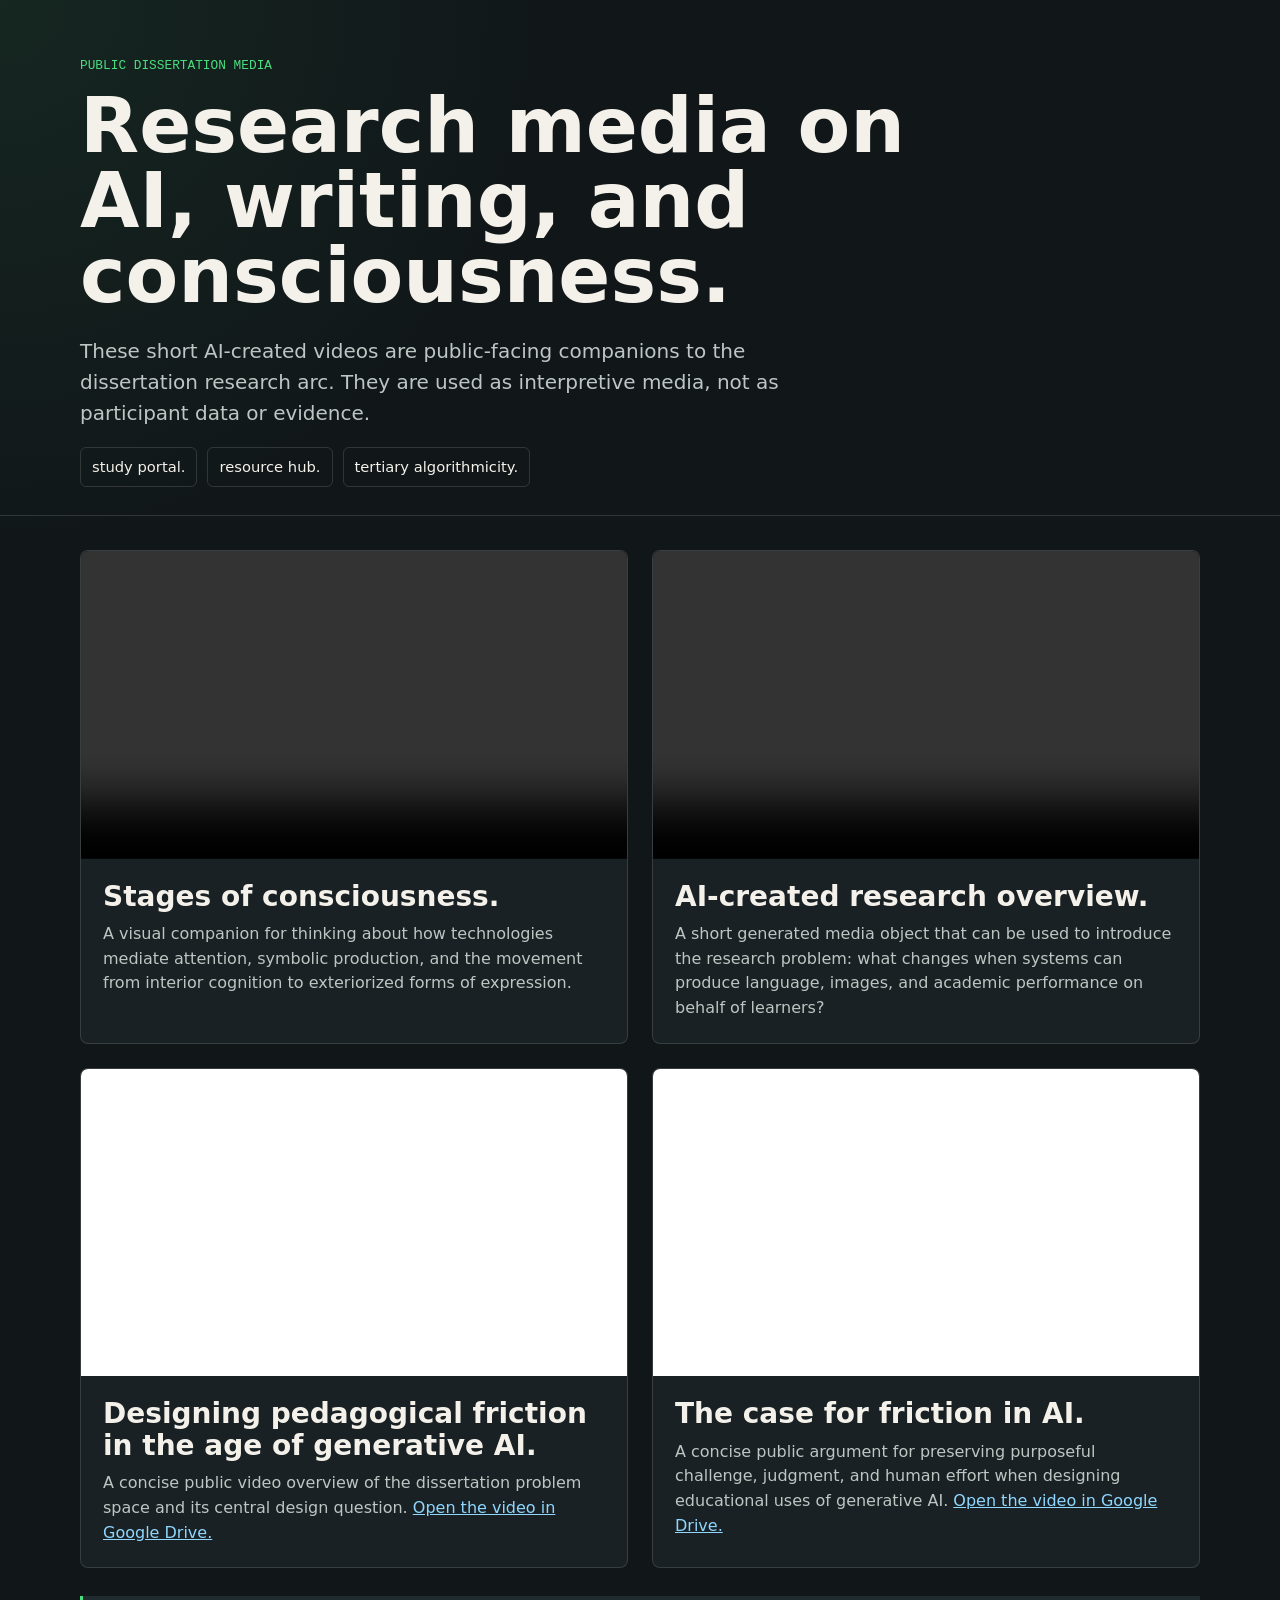
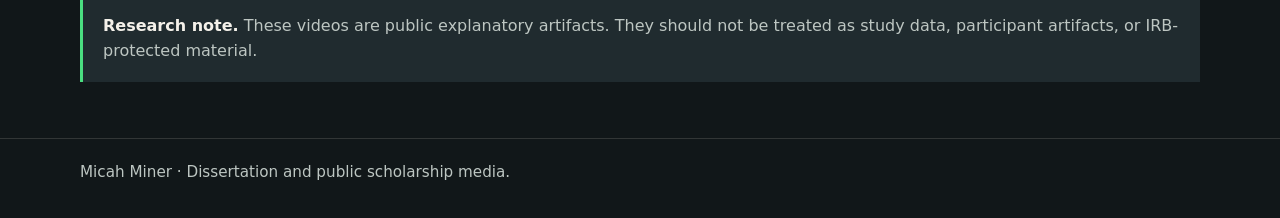
<file: media/index.html>
<!doctype html>
<html lang="en">
<head>
  <meta charset="utf-8">
  <meta name="viewport" content="width=device-width, initial-scale=1">
  <title>Research Media | Micah Miner</title>
  <meta name="description" content="Public research media connected to Micah Miner's dissertation work on media ecology, generative AI, and pedagogical friction.">
  <link rel="stylesheet" href="https://minerclass.github.io/tokens.css">
  <style>
    :root {
      color-scheme: dark;
      /* Ground, ink and rules from the shared ecosystem tokens with
         pre-adoption fallbacks. The green accent and link blue stay local. */
      --bg: var(--mjm-bg, #111719);
      --panel: var(--mjm-surface, #1b2427);
      --panel-2: var(--mjm-surface-2, #202b2f);
      --text: var(--mjm-ink, #f4f1ea);
      --muted: var(--mjm-muted, #bdc6c2);
      --line: var(--mjm-line, rgba(244, 241, 234, 0.14));
      --mjm-accent: var(--mjm-green, #4ade80);
      --accent: #4ade80;
      --link: #8fd7ff;
    }

    * {
      box-sizing: border-box;
    }

    body {
      margin: 0;
      background: radial-gradient(circle at top left, rgba(74, 222, 128, 0.08), transparent 34rem), var(--bg);
      color: var(--text);
      font-family: Barlow, Inter, Segoe UI, system-ui, sans-serif;
      line-height: 1.55;
    }

    a {
      color: var(--link);
    }

    .shell {
      width: min(1120px, calc(100% - 32px));
      margin: 0 auto;
    }

    header {
      padding: 56px 0 28px;
      border-bottom: 1px solid var(--line);
    }

    .eyebrow {
      margin: 0 0 12px;
      color: var(--accent);
      font-family: "JetBrains Mono", Consolas, monospace;
      font-size: 0.8rem;
      letter-spacing: 0;
      text-transform: uppercase;
    }

    h1 {
      max-width: 880px;
      margin: 0;
      font-size: clamp(2.35rem, 6vw, 5.2rem);
      line-height: 0.98;
      letter-spacing: 0;
    }

    .lead {
      max-width: 780px;
      margin: 22px 0 0;
      color: var(--muted);
      font-size: clamp(1.05rem, 2vw, 1.25rem);
    }

    nav {
      display: flex;
      flex-wrap: wrap;
      gap: 10px;
      padding: 18px 0 0;
    }

    nav a {
      border: 1px solid var(--line);
      border-radius: 6px;
      padding: 8px 11px;
      color: var(--text);
      text-decoration: none;
      font-size: 0.92rem;
    }

    main {
      padding: 34px 0 56px;
    }

    .video-grid {
      display: grid;
      grid-template-columns: repeat(2, minmax(0, 1fr));
      gap: 24px;
    }

    .video-card {
      overflow: hidden;
      border: 1px solid var(--line);
      border-radius: 8px;
      background: color-mix(in srgb, var(--panel) 92%, black);
    }

    video,
    iframe {
      display: block;
      width: 100%;
      aspect-ratio: 16 / 9;
      background: #050707;
    }

    iframe {
      border: 0;
    }

    .video-copy {
      padding: 22px;
    }

    h2 {
      margin: 0 0 10px;
      font-size: clamp(1.25rem, 2.5vw, 1.75rem);
      line-height: 1.12;
      letter-spacing: 0;
    }

    p {
      margin: 0;
      color: var(--muted);
    }

    .note {
      margin-top: 28px;
      border-left: 3px solid var(--accent);
      padding: 18px 20px;
      background: var(--panel-2);
      color: var(--muted);
    }

    .note strong {
      color: var(--text);
    }

    footer {
      padding: 22px 0 34px;
      border-top: 1px solid var(--line);
      color: var(--muted);
      font-size: 0.95rem;
    }

    @media (max-width: 760px) {
      header {
        padding-top: 38px;
      }

      .video-grid {
        grid-template-columns: 1fr;
      }
    }
  </style>
</head>
<body>
  <header>
    <div class="shell">
      <p class="eyebrow">public dissertation media</p>
      <h1>Research media on AI, writing, and consciousness.</h1>
      <p class="lead">These short AI-created videos are public-facing companions to the dissertation research arc. They are used as interpretive media, not as participant data or evidence.</p>
      <nav aria-label="Related research links">
        <a href="../">study portal.</a>
        <a href="../dissertation-sites/">resource hub.</a>
        <a href="../tertiary-algorithmicity-companion/">tertiary algorithmicity.</a>
      </nav>
    </div>
  </header>

  <main class="shell">
    <section class="video-grid" aria-label="Research videos">
      <article class="video-card">
        <video controls preload="metadata">
          <source src="dissertation-stages-of-consciousness.mp4" type="video/mp4">
          Your browser does not support the video element.
        </video>
        <div class="video-copy">
          <h2>Stages of consciousness.</h2>
          <p>A visual companion for thinking about how technologies mediate attention, symbolic production, and the movement from interior cognition to exteriorized forms of expression.</p>
        </div>
      </article>

      <article class="video-card">
        <video controls preload="metadata">
          <source src="ai-created-research-overview.mp4" type="video/mp4">
          Your browser does not support the video element.
        </video>
        <div class="video-copy">
          <h2>AI-created research overview.</h2>
          <p>A short generated media object that can be used to introduce the research problem: what changes when systems can produce language, images, and academic performance on behalf of learners?</p>
        </div>
      </article>

      <article class="video-card">
        <iframe
          src="https://drive.google.com/file/d/1FKrx_Bhzh66M4XOrmCV9G_NQOf9stVsO/preview"
          title="Designing Pedagogical Friction in the Age of Generative AI video overview"
          allow="autoplay; fullscreen"
          loading="lazy"
          allowfullscreen>
        </iframe>
        <div class="video-copy">
          <h2>Designing pedagogical friction in the age of generative AI.</h2>
          <p>A concise public video overview of the dissertation problem space and its central design question. <a href="https://drive.google.com/file/d/1FKrx_Bhzh66M4XOrmCV9G_NQOf9stVsO/view?usp=sharing">Open the video in Google Drive.</a></p>
        </div>
      </article>

      <article class="video-card">
        <iframe
          src="https://drive.google.com/file/d/10ujSimV58sbhXz3ezXKB5oIr7hx2VBe7/preview"
          title="The Case for Friction in AI video overview"
          allow="autoplay; fullscreen"
          loading="lazy"
          allowfullscreen>
        </iframe>
        <div class="video-copy">
          <h2>The case for friction in AI.</h2>
          <p>A concise public argument for preserving purposeful challenge, judgment, and human effort when designing educational uses of generative AI. <a href="https://drive.google.com/file/d/10ujSimV58sbhXz3ezXKB5oIr7hx2VBe7/view?usp=sharing">Open the video in Google Drive.</a></p>
        </div>
      </article>
    </section>

    <aside class="note">
      <p><strong>Research note.</strong> These videos are public explanatory artifacts. They should not be treated as study data, participant artifacts, or IRB-protected material.</p>
    </aside>
  </main>

  <footer>
    <div class="shell">
      Micah Miner · Dissertation and public scholarship media.
    </div>
  </footer>
</body>
</html>
</file>
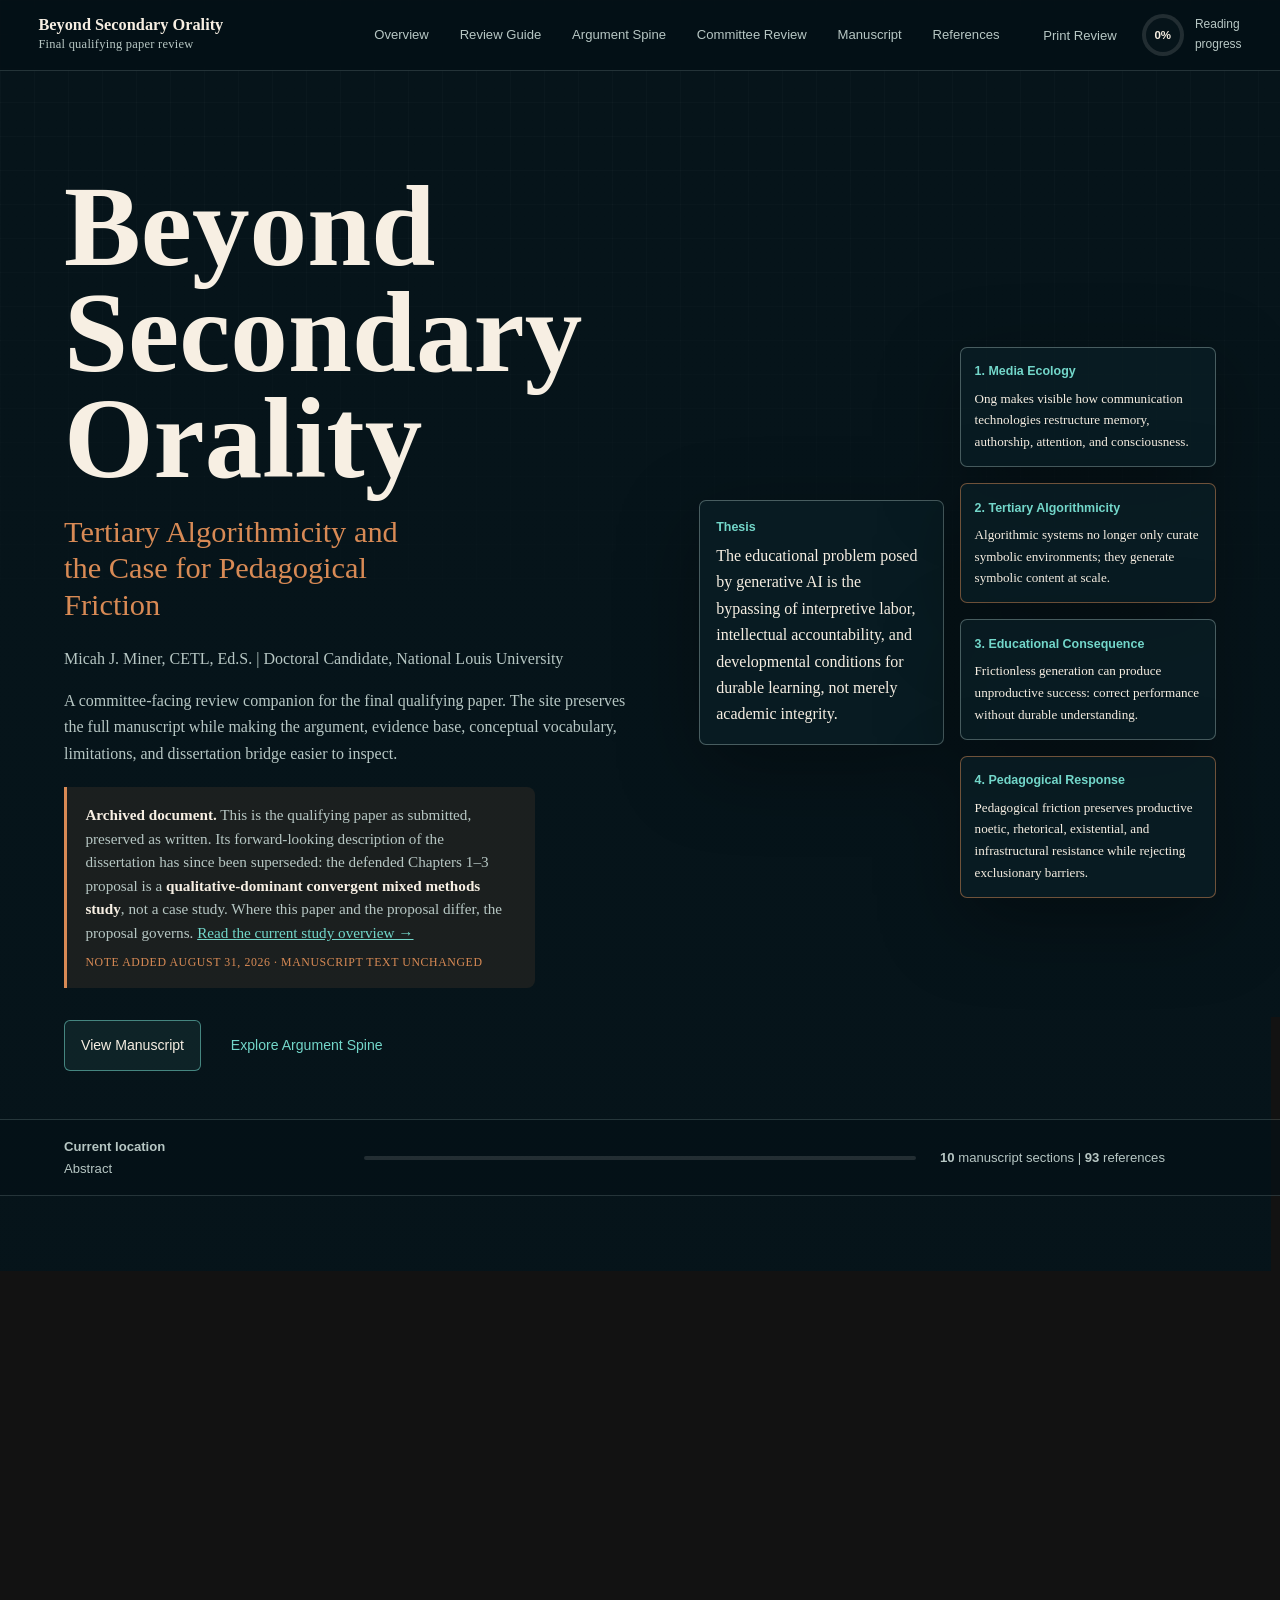
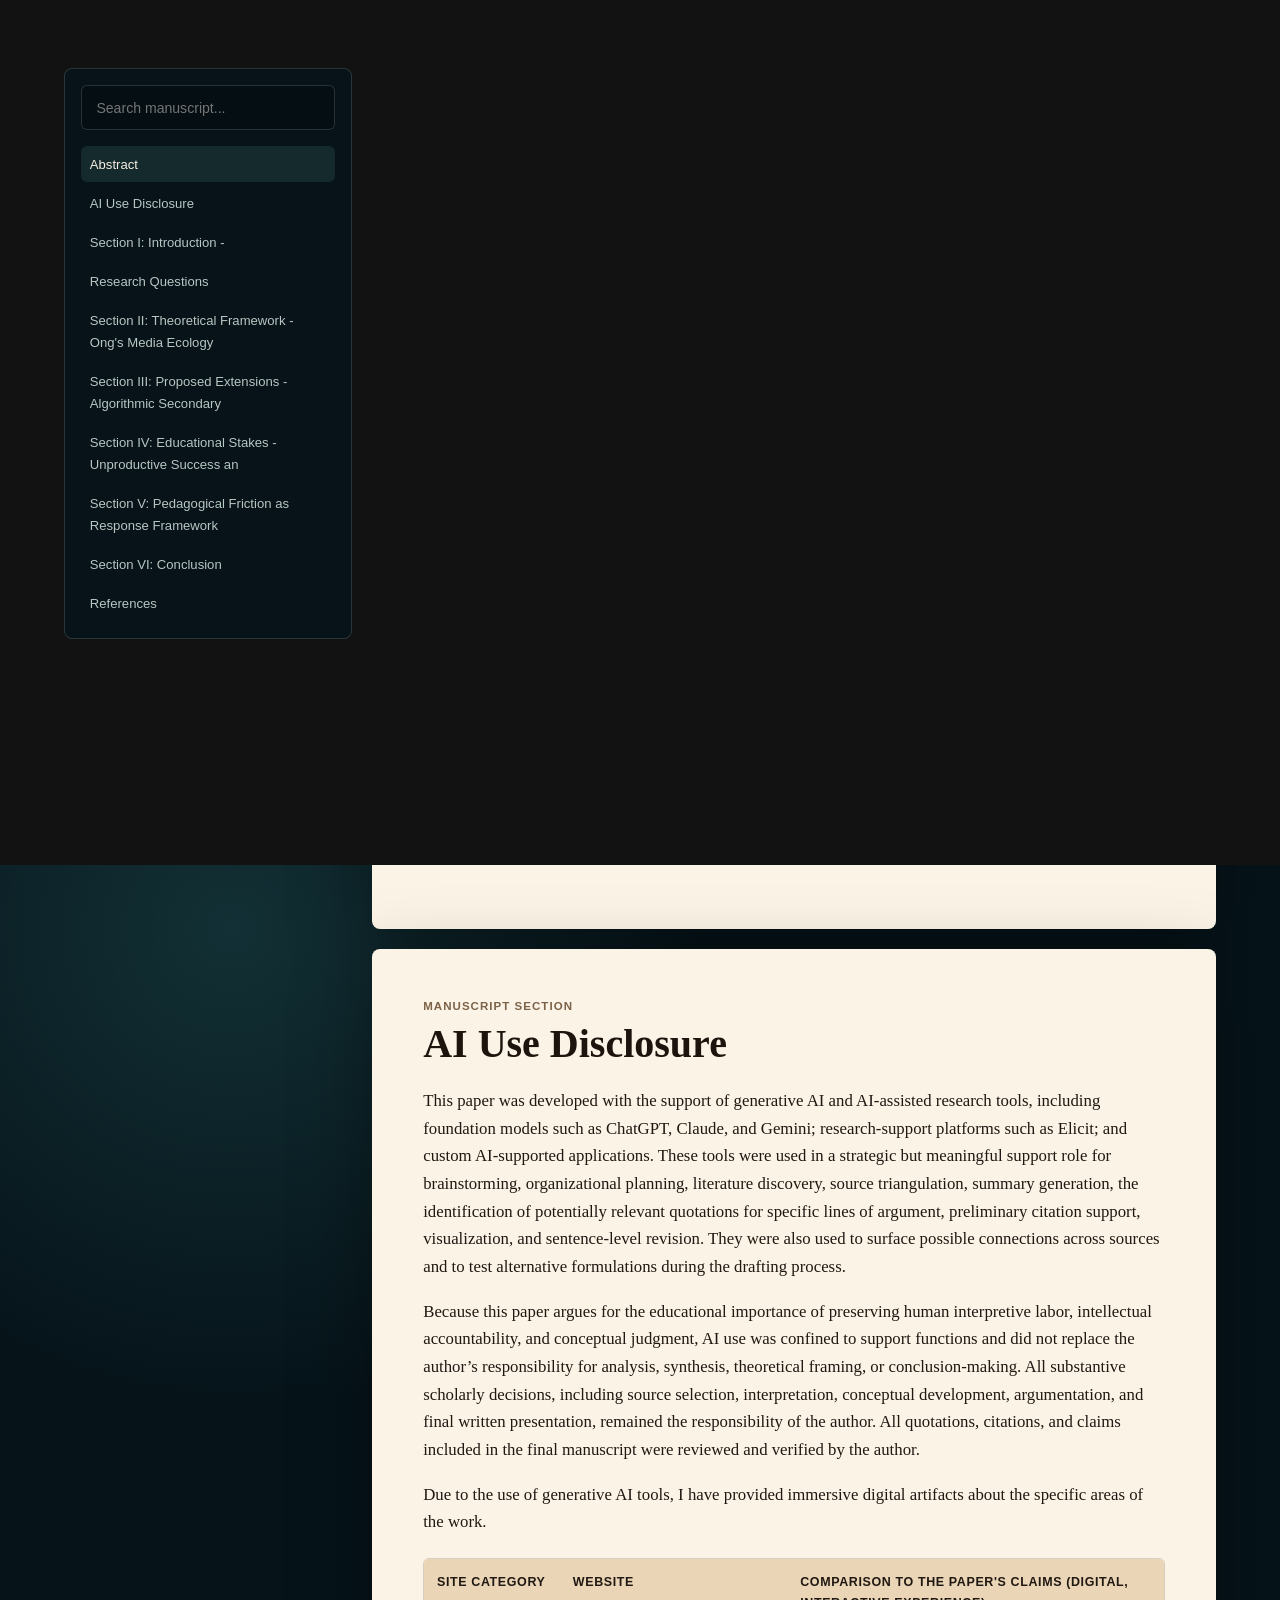
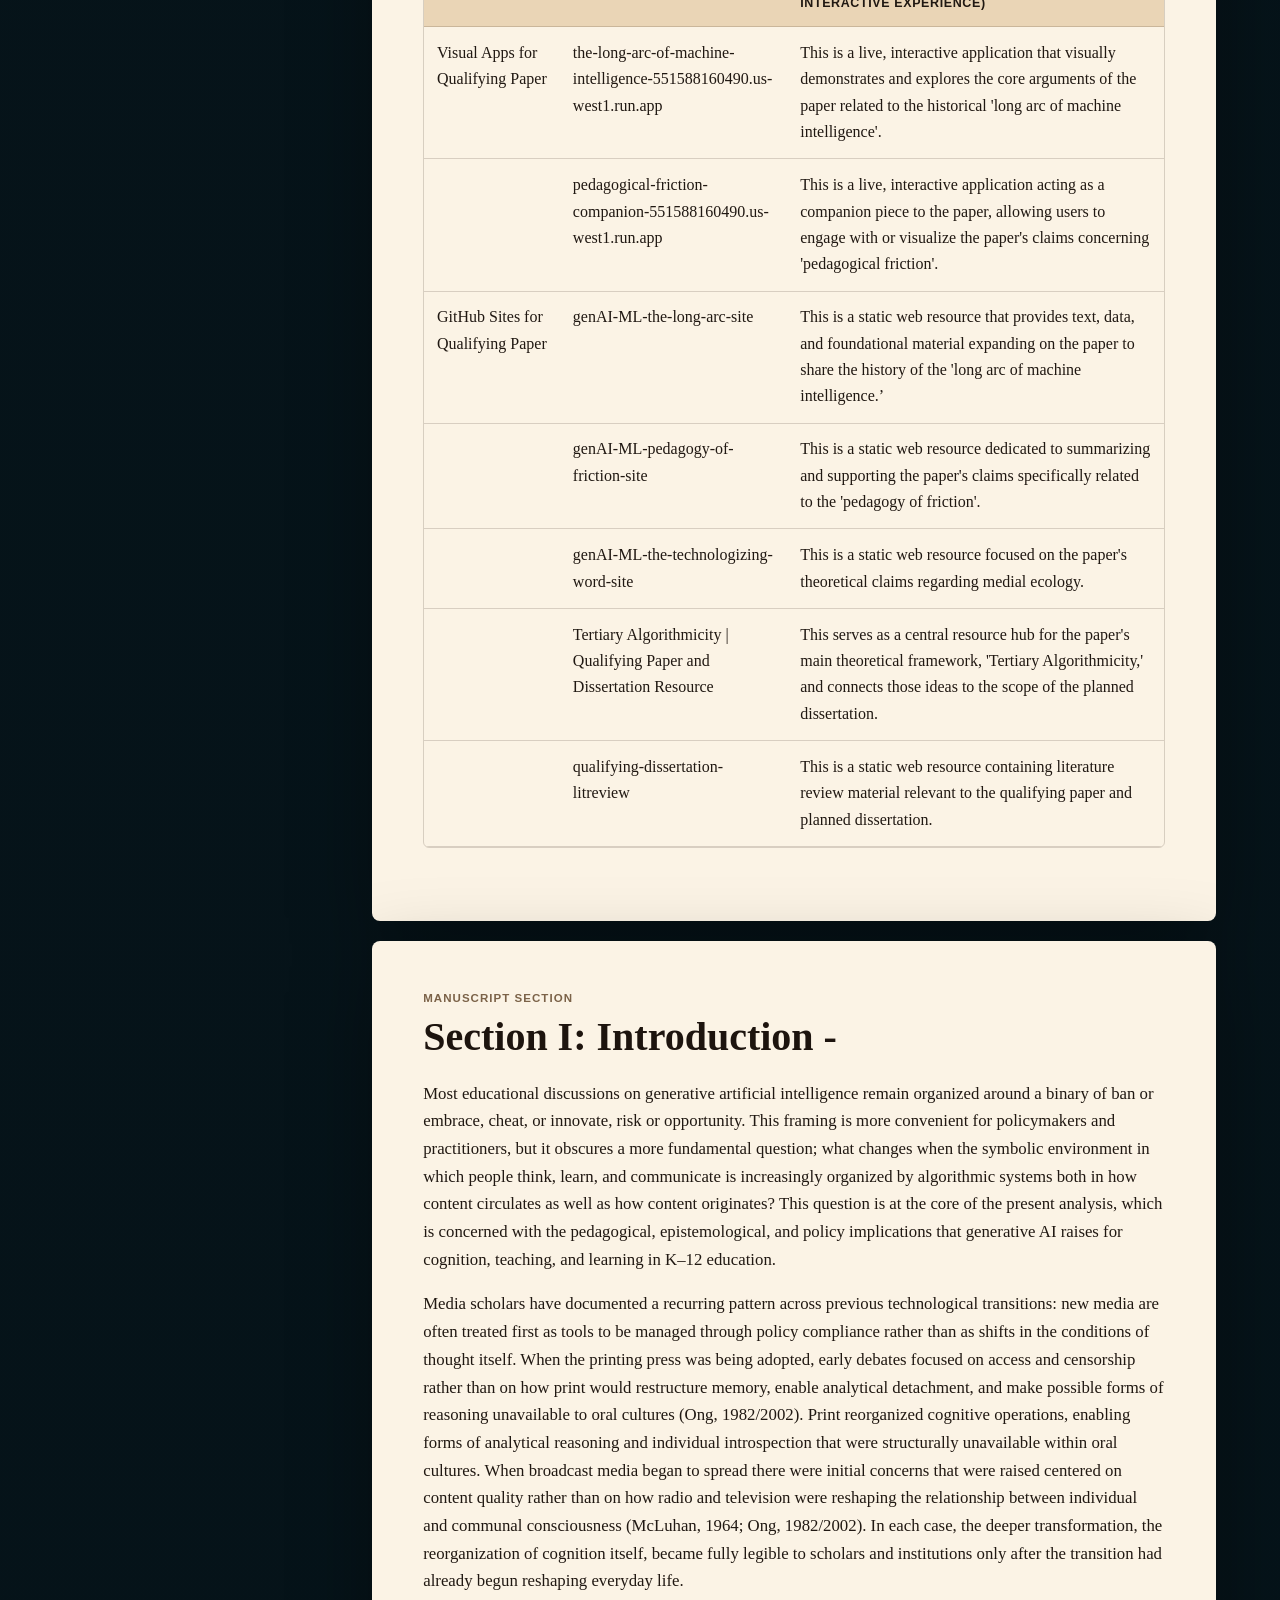
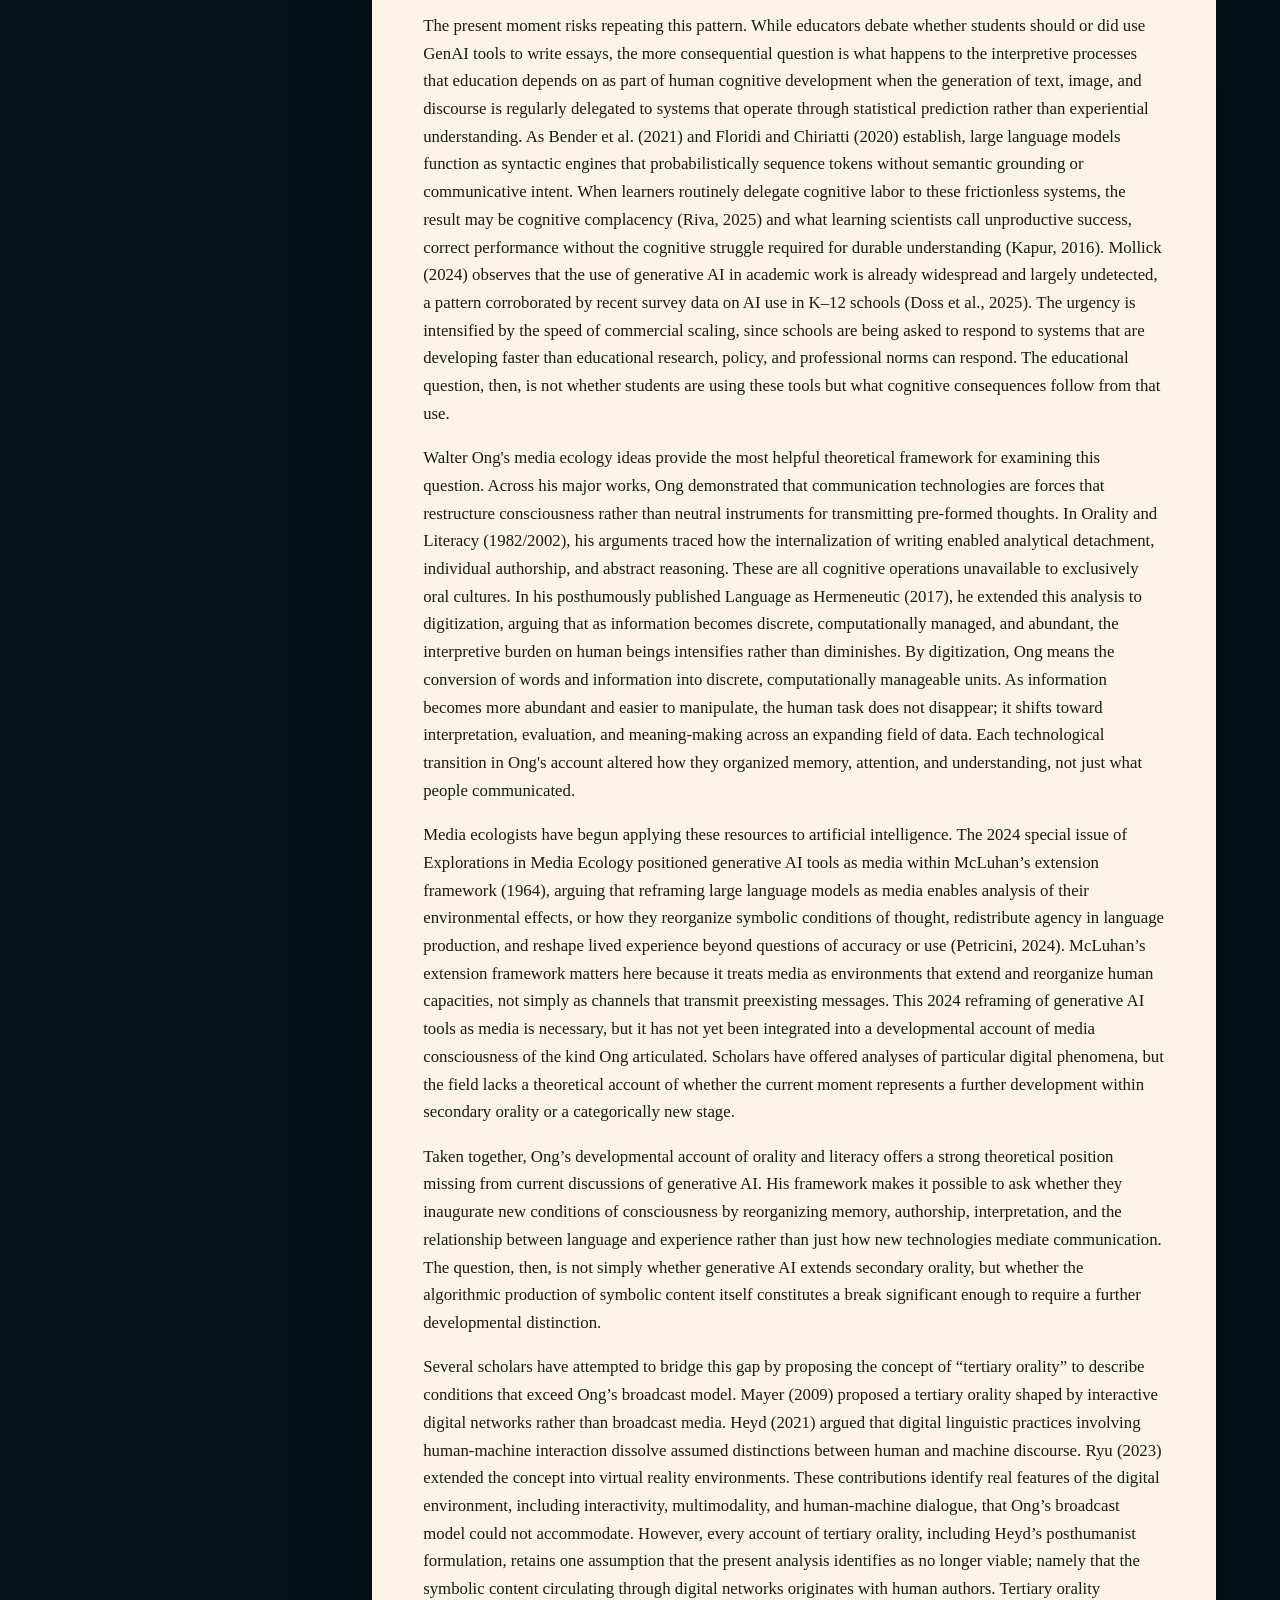
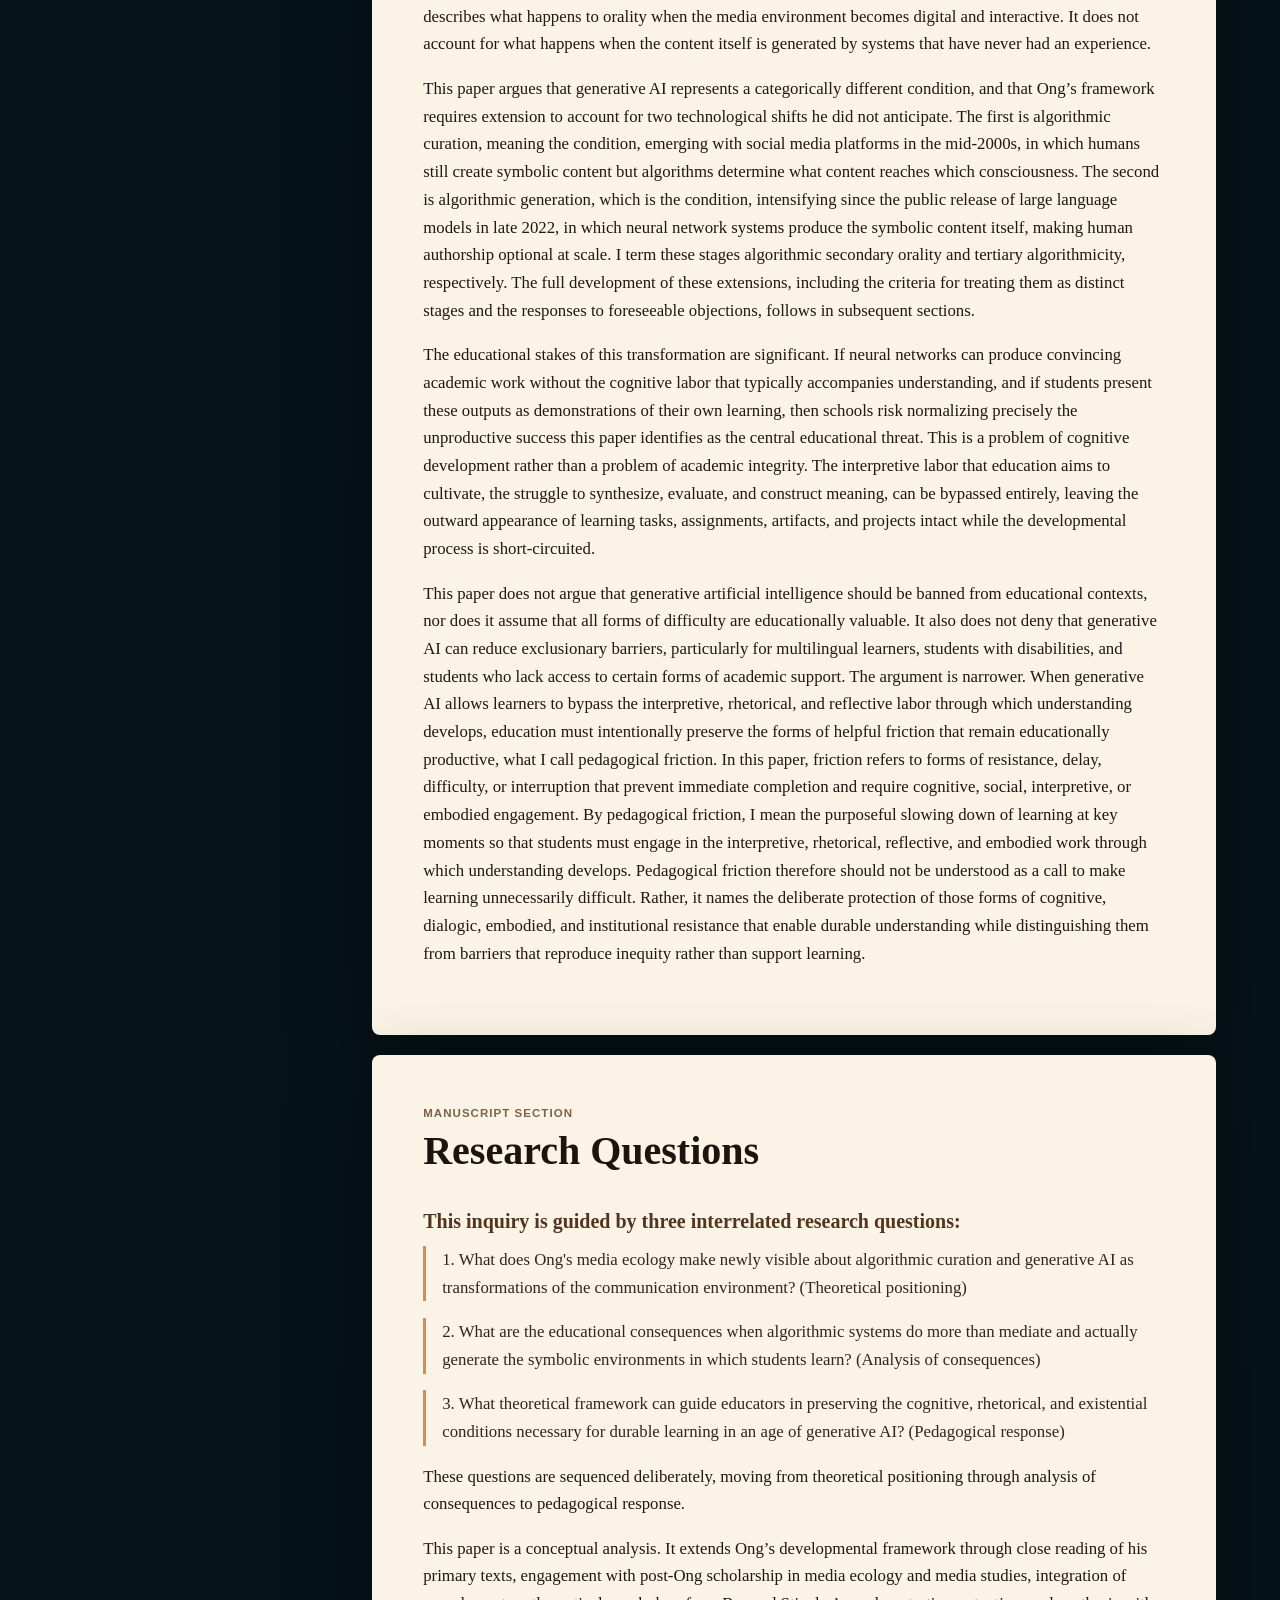
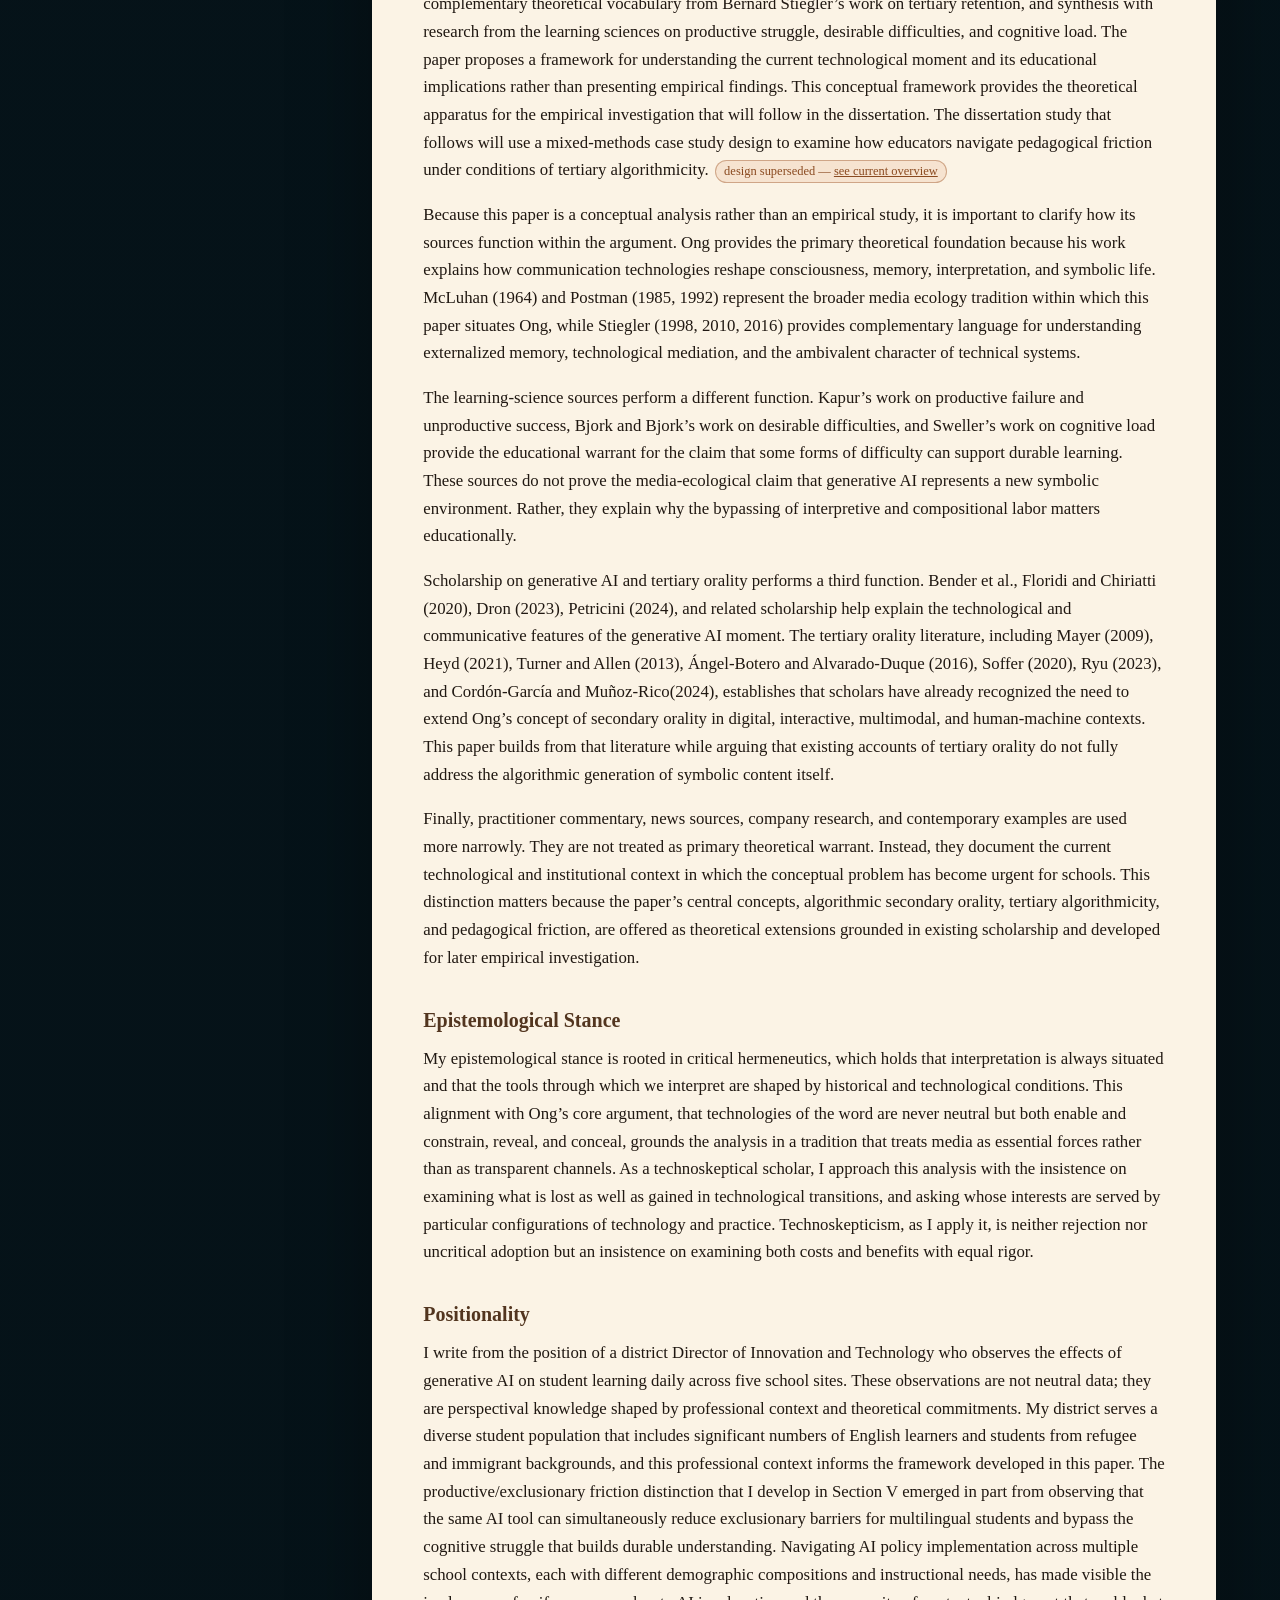
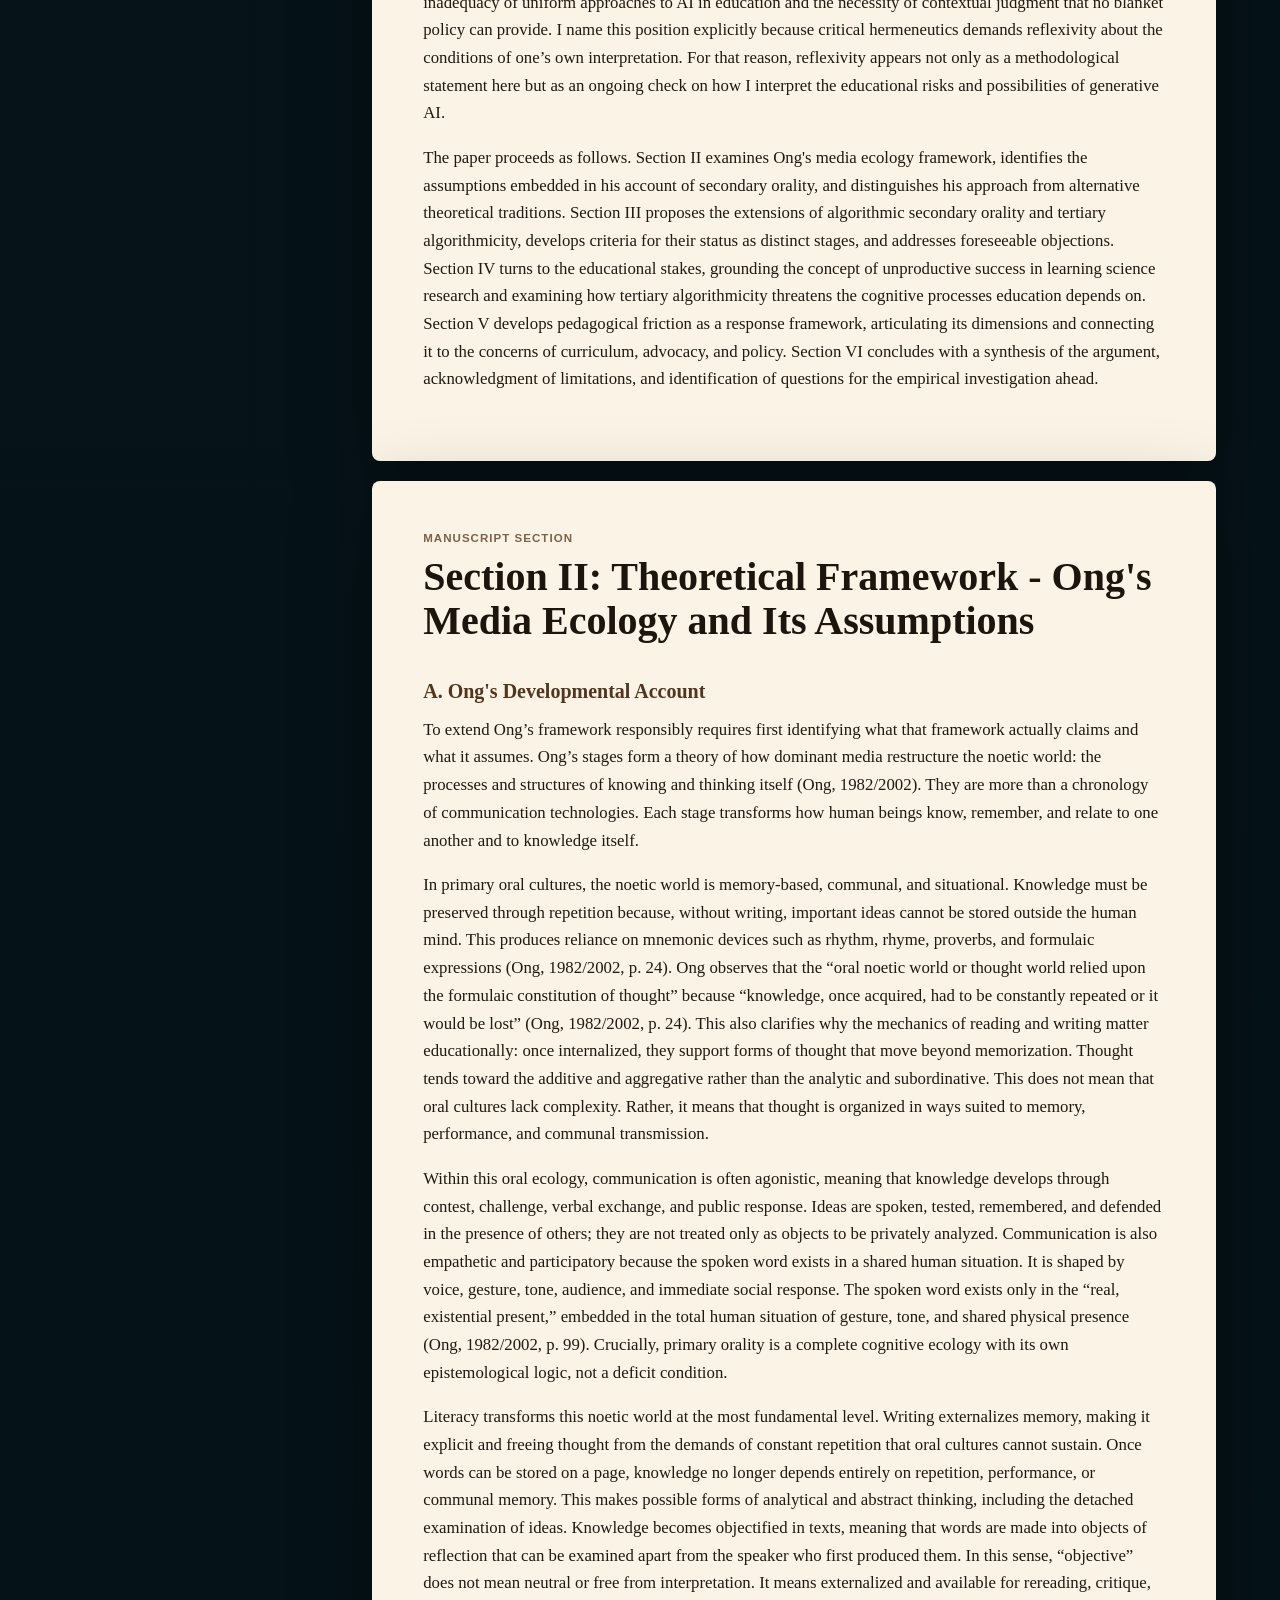
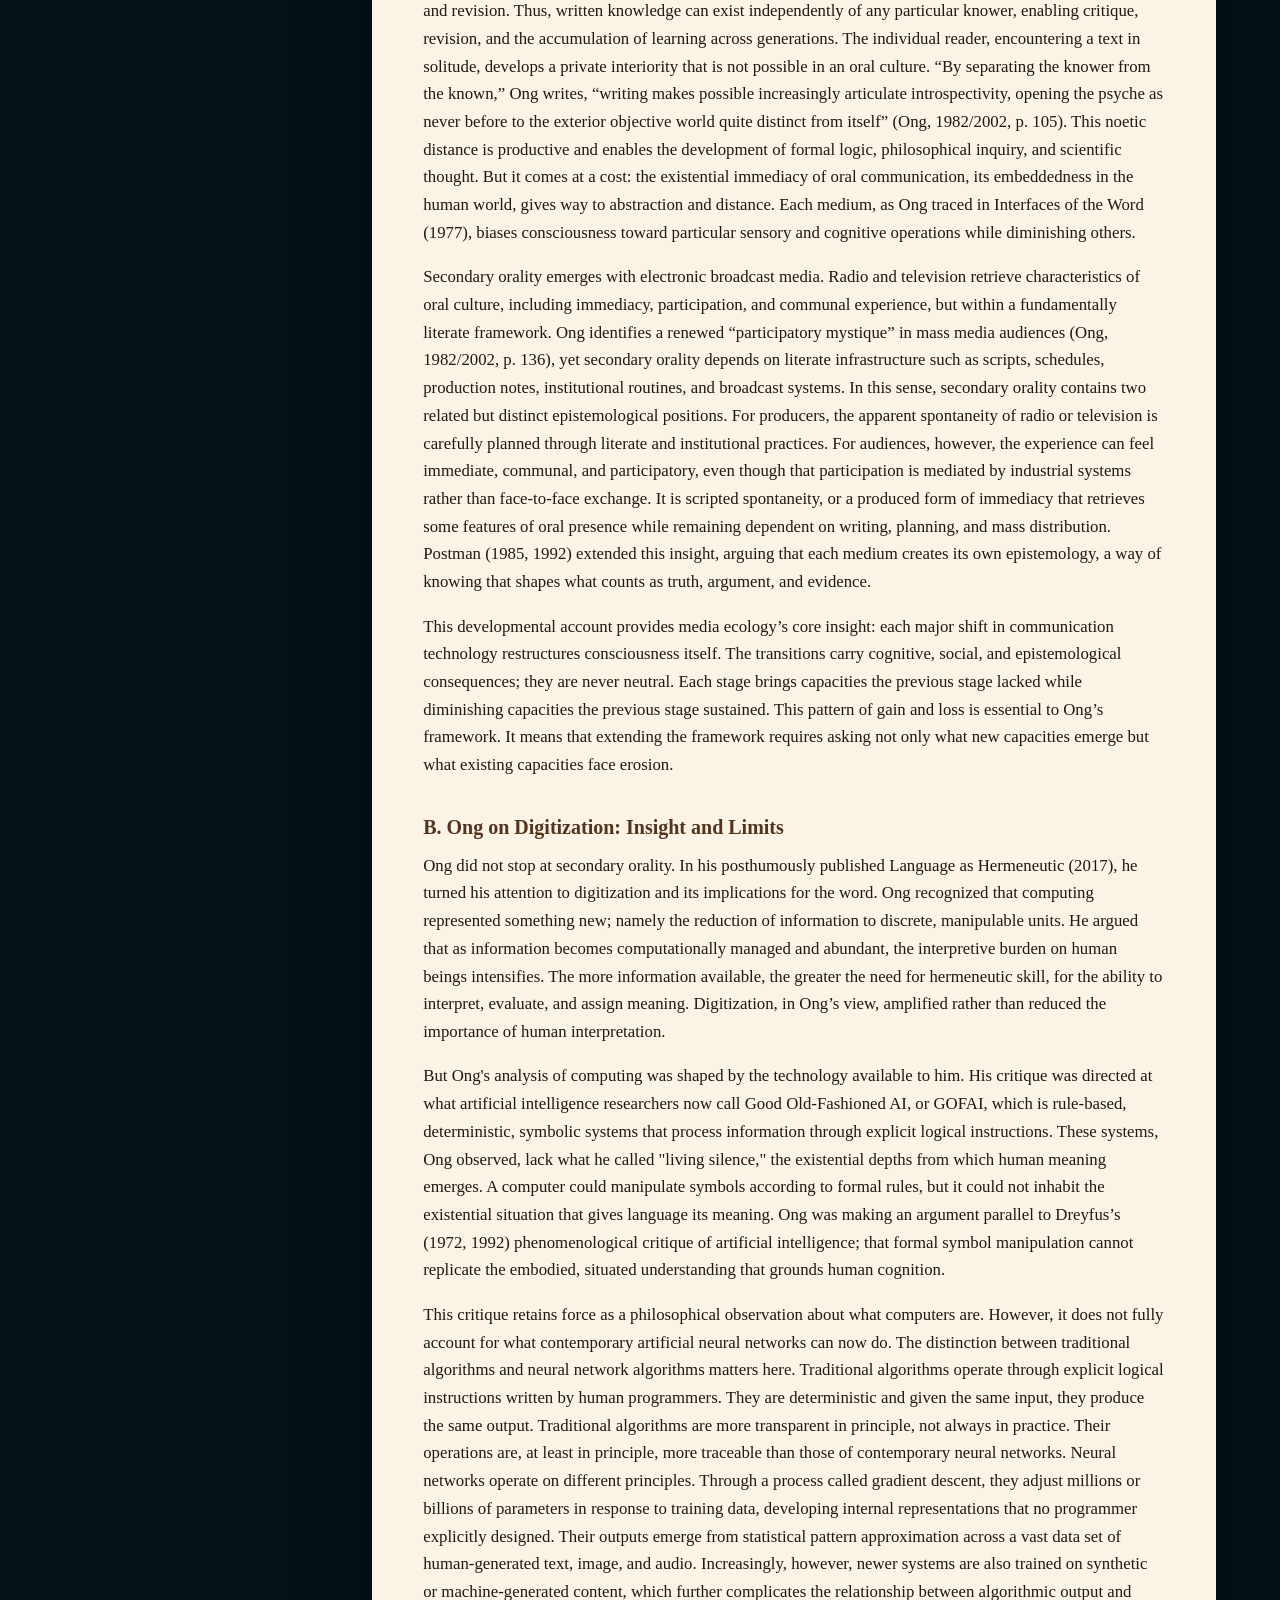
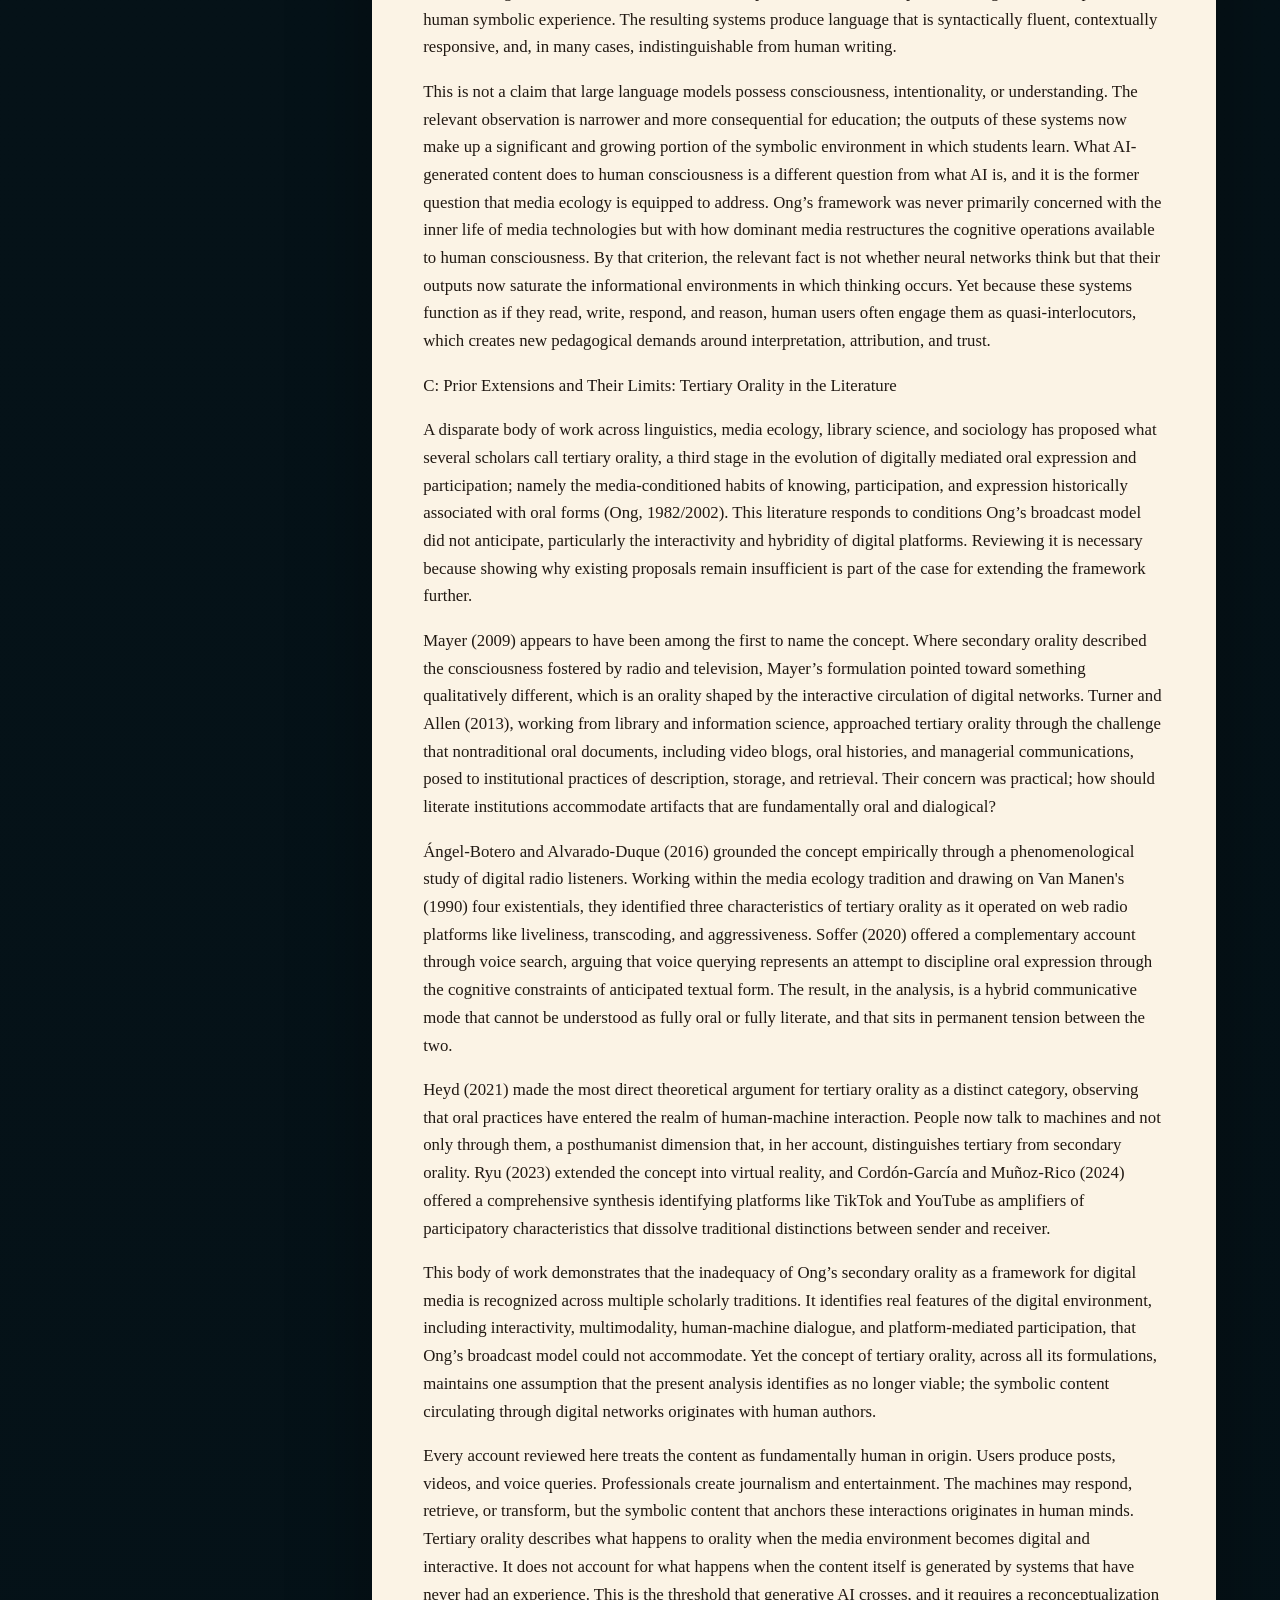
<file: qualifying-paper-final-review/index.html>
<!doctype html>
<html lang="en">
<head>
  <meta charset="utf-8">
  <meta name="viewport" content="width=device-width, initial-scale=1">
  <title>Beyond Secondary Orality | Final Qualifying Paper Review</title>
  <meta name="description" content="A committee-facing companion site for Micah Miner's final qualifying paper on tertiary algorithmicity and pedagogical friction.">
  <link rel="stylesheet" href="https://minerclass.github.io/tokens.css">
  <style>
    :root {
      --ink: #06141a;
      --ink-2: #0a2028;
      --ink-3: #112d34;
      --paper: #fbf3e5;
      --paper-2: #f3e4cf;
      /* Inverted names here: --ink/--ink-2/--ink-3 are dark GROUNDS and
         --paper/--paper-2 are light panels, both left local. Only the text
         colours join the shared tokens, with pre-adoption fallbacks. */
      --text: var(--mjm-ink, #f7efe3);
      --muted: var(--mjm-muted, #b7c7c4);
      --mjm-accent: var(--mjm-teal, #73d7ca);
      --quiet: #7f9996;
      --teal: #73d7ca;
      --teal-2: #234f54;
      --copper: #d88a55;
      --line: rgba(189, 217, 211, .18);
      --paper-line: rgba(55, 39, 28, .18);
      --shadow: 0 24px 80px rgba(0,0,0,.35);
      --radius: 8px;
      color-scheme: dark;
    }
    * { box-sizing: border-box; }
    html { scroll-behavior: smooth; }
    body {
      margin: 0;
      font-family: Georgia, "Times New Roman", serif;
      color: var(--text);
      background: radial-gradient(circle at 18% 8%, rgba(36, 88, 92, .42), transparent 30rem), linear-gradient(180deg, var(--ink) 0%, #041016 55%, #07181d 100%);
      line-height: 1.65;
      overflow-x: hidden;
    }
    body::before {
      content: "";
      position: fixed;
      inset: 0;
      pointer-events: none;
      background-image: linear-gradient(rgba(255,255,255,.025) 1px, transparent 1px), linear-gradient(90deg, rgba(255,255,255,.025) 1px, transparent 1px);
      background-size: 34px 34px;
      mask-image: linear-gradient(to bottom, black, transparent 86%);
      z-index: -1;
    }
    a { color: inherit; }
    .topbar {
      position: sticky;
      top: 0;
      z-index: 20;
      display: grid;
      grid-template-columns: minmax(14rem, 1fr) auto auto;
      gap: 1rem;
      align-items: center;
      padding: .85rem clamp(1rem, 3vw, 3rem);
      border-bottom: 1px solid var(--line);
      background: rgba(4, 16, 22, .88);
      backdrop-filter: blur(18px);
    }
    .brand { text-decoration: none; }
    .brand strong { display: block; font-size: 1.02rem; line-height: 1.1; }
    .brand span { display: block; color: var(--muted); font-size: .78rem; letter-spacing: .02em; }
    .main-nav { display: flex; gap: .2rem; align-items: center; }
    .main-nav a, .icon-button {
      border: 1px solid transparent;
      background: transparent;
      color: var(--muted);
      padding: .6rem .8rem;
      border-radius: 6px;
      font-family: Arial, sans-serif;
      font-size: .82rem;
      text-decoration: none;
      cursor: pointer;
    }
    .main-nav a:hover, .icon-button:hover, .main-nav a:focus-visible, .icon-button:focus-visible { color: var(--text); border-color: var(--line); outline: none; }
    .progress-cluster { display: flex; align-items: center; gap: .7rem; font-family: Arial, sans-serif; color: var(--muted); font-size: .75rem; }
    .progress-ring { width: 42px; height: 42px; border-radius: 50%; display: grid; place-items: center; background: conic-gradient(var(--teal) var(--progress, 0%), rgba(255,255,255,.12) 0); color: var(--text); font-weight: 700; position: relative; }
    .progress-ring::before { content: ""; position: absolute; inset: 4px; background: var(--ink); border-radius: 50%; }
    .progress-ring span { position: relative; z-index: 1; font-size: .72rem; }
    .hero {
      min-height: 76vh;
      display: grid;
      grid-template-columns: minmax(0, 1.05fr) minmax(20rem, .95fr);
      gap: clamp(2rem, 5vw, 5.5rem);
      align-items: center;
      padding: clamp(3.5rem, 8vw, 7rem) clamp(1rem, 5vw, 5rem) 3rem;
      border-bottom: 1px solid var(--line);
    }
    .hero > div { min-width: 0; }
    .hero h1 { font-size: 7.2rem; line-height: .92; margin: 0; letter-spacing: 0; max-width: 10ch; }
    .hero .subtitle { color: var(--copper); font-size: 1.9rem; line-height: 1.2; margin: 1.4rem 0; max-width: 22ch; }
    .meta { color: var(--muted); font-size: 1rem; max-width: 45rem; overflow-wrap: break-word; }
    .actions { display: flex; flex-wrap: wrap; gap: .8rem; margin-top: 2rem; }
    .button {
      display: inline-flex; align-items: center; gap: .55rem;
      border: 1px solid rgba(115,215,202,.55);
      color: var(--text);
      text-decoration: none;
      border-radius: 6px;
      padding: .82rem 1rem;
      font-family: Arial, sans-serif;
      font-size: .88rem;
      background: rgba(115, 215, 202, .08);
    }
    .button.secondary { border-color: transparent; color: var(--teal); background: transparent; }
    .argument-map { display: grid; grid-template-columns: minmax(0, 1fr) minmax(16rem, .9fr); gap: 1rem; align-items: center; min-height: 31rem; }
    .thesis-card, .node { border: 1px solid rgba(189,217,211,.35); border-radius: 7px; background: rgba(11, 31, 38, .72); box-shadow: var(--shadow); }
    .thesis-card { grid-row: 1 / 5; padding: 1rem; }
    .node { padding: .85rem; font-size: .82rem; }
    .node:nth-child(3), .node:nth-child(5) { border-color: rgba(216,138,85,.5); }
    .node strong, .thesis-card strong { color: var(--teal); display: block; font-family: Arial, sans-serif; font-size: .78rem; margin-bottom: .35rem; }
    .map-line { display: none; }
    .overview-bar {
      display: grid;
      grid-template-columns: 1fr 2fr 1fr;
      gap: 1.5rem;
      align-items: center;
      padding: 1rem clamp(1rem, 5vw, 5rem);
      border-bottom: 1px solid var(--line);
      background: rgba(4,16,22,.6);
      font-family: Arial, sans-serif;
      color: var(--muted);
      font-size: .82rem;
    }
    .mini-progress { height: 4px; background: rgba(255,255,255,.12); border-radius: 999px; overflow: hidden; }
    .mini-progress div { width: var(--progress, 0%); height: 100%; background: var(--teal); }
    main { display: grid; gap: 0; }
    .band { padding: clamp(3rem, 7vw, 6rem) clamp(1rem, 5vw, 5rem); border-bottom: 1px solid var(--line); }
    .section-heading { display: flex; justify-content: space-between; gap: 2rem; align-items: end; margin-bottom: 2rem; }
    .section-heading h2 { margin: 0; font-size: 3.2rem; line-height: 1.05; }
    .section-heading p { max-width: 48rem; color: var(--muted); margin: 0; }
    .spine { display: grid; grid-template-columns: repeat(4, 1fr); gap: 1px; background: var(--line); border: 1px solid var(--line); }
    .spine-step { background: rgba(6,20,26,.8); padding: 1.25rem; min-height: 14rem; }
    .spine-step span { display: inline-grid; place-items: center; width: 2rem; height: 2rem; border: 1px solid var(--copper); border-radius: 50%; color: var(--copper); margin-bottom: 1rem; font-family: Arial, sans-serif; }
    .spine-step h3 { color: var(--teal); margin: 0 0 .6rem; font-size: 1.1rem; }
    .spine-step p { color: var(--muted); margin: 0; font-size: .95rem; }
    .review-grid { display: grid; grid-template-columns: repeat(5, 1fr); gap: 1rem; }
    .review-card { border: 1px solid var(--line); border-top-color: rgba(216,138,85,.7); border-radius: var(--radius); padding: 1rem; background: rgba(255,255,255,.035); min-height: 16rem; }
    .review-card h3 { margin: 0 0 .8rem; color: var(--paper); }
    .review-card p, .review-card li { color: var(--muted); font-size: .93rem; }
    .lens-grid { display: grid; grid-template-columns: minmax(0, .9fr) minmax(0, 1.1fr); gap: 1rem; align-items: stretch; }
    .lens-picker, .lens-panel { border: 1px solid var(--line); border-radius: var(--radius); background: rgba(255,255,255,.035); padding: 1rem; }
    .lens-picker h3, .lens-panel h3 { margin: 0 0 .8rem; color: var(--teal); font: 700 .78rem Arial, sans-serif; letter-spacing: .08em; text-transform: uppercase; }
    .lens-buttons { display: grid; gap: .55rem; }
    .lens-button { width: 100%; border: 1px solid var(--line); border-radius: 6px; background: rgba(0,0,0,.16); color: var(--muted); padding: .8rem; text-align: left; font: .9rem Arial, sans-serif; cursor: pointer; }
    .lens-button strong { display: block; color: var(--text); margin-bottom: .25rem; }
    .lens-button.active { border-color: rgba(115,215,202,.62); background: rgba(115,215,202,.11); }
    .lens-panel p { color: var(--muted); margin: 0 0 1rem; }
    .lens-jumps { display: flex; flex-wrap: wrap; gap: .55rem; }
    .lens-jumps a { border: 1px solid rgba(115,215,202,.35); border-radius: 999px; color: var(--teal); padding: .38rem .65rem; text-decoration: none; font: .78rem Arial, sans-serif; }
    .reader-shell { display: grid; grid-template-columns: minmax(14rem, 18rem) minmax(0, 1fr); gap: 1.25rem; align-items: start; }
    .reader-tools { position: sticky; top: 5.4rem; border: 1px solid var(--line); border-radius: var(--radius); padding: 1rem; background: rgba(6,20,26,.82); max-height: calc(100vh - 7rem); overflow: auto; }
    .searchbox { width: 100%; padding: .85rem .9rem; border: 1px solid var(--line); border-radius: 6px; background: rgba(0,0,0,.22); color: var(--text); font: .88rem Arial, sans-serif; }
    .section-links { display: grid; gap: .2rem; margin-top: 1rem; }
    .section-links a { color: var(--muted); text-decoration: none; padding: .45rem .55rem; border-radius: 6px; font-family: Arial, sans-serif; font-size: .82rem; }
    .section-links a:hover, .section-links a.active { color: var(--text); background: rgba(115,215,202,.12); }
    .manuscript { display: grid; gap: 1.25rem; }
    .paper-section { background: var(--paper); color: #201812; border-radius: var(--radius); padding: clamp(1.5rem, 4vw, 3.5rem); box-shadow: var(--shadow); scroll-margin-top: 6rem; }
    .paper-section[hidden], .reference-item[hidden] { display: none; }
    .section-kicker { color: #7b6248; font: 700 .72rem Arial, sans-serif; letter-spacing: .09em; text-transform: uppercase; margin-bottom: .65rem; }
    .paper-section h2 { color: #1d140e; font-size: 2.5rem; line-height: 1.1; margin: 0 0 1.3rem; }
    .paper-section h3 { color: #52351f; font-size: 1.25rem; margin: 2rem 0 .5rem; }
    .section-body p { margin: 0 0 1.05rem; font-size: 1.05rem; }
    .numbered-question { border-left: 3px solid var(--copper); padding-left: 1rem; color: #352419; }
    .table-wrap { overflow-x: auto; margin: 1.4rem 0; border: 1px solid var(--paper-line); border-radius: 6px; }
    table { border-collapse: collapse; width: 100%; min-width: 44rem; }
    th, td { border-bottom: 1px solid var(--paper-line); padding: .8rem; text-align: left; vertical-align: top; }
    th { background: #ead5b6; font-family: Arial, sans-serif; font-size: .78rem; text-transform: uppercase; letter-spacing: .05em; }
    .references-panel { display: grid; grid-template-columns: 18rem minmax(0, 1fr); gap: 1.25rem; }
    .reference-facets { border: 1px solid var(--line); border-radius: var(--radius); padding: 1rem; background: rgba(6,20,26,.75); height: max-content; }
    .keyword-cloud { display: flex; flex-wrap: wrap; gap: .45rem; }
    .keyword-cloud span { border: 1px solid rgba(115,215,202,.35); color: var(--teal); border-radius: 999px; padding: .28rem .55rem; font: .78rem Arial, sans-serif; }
    .reference-list { display: grid; gap: .7rem; max-height: 44rem; overflow: auto; padding-right: .5rem; }
    .reference-item { border: 1px solid var(--line); border-radius: var(--radius); padding: 1rem; background: rgba(255,255,255,.035); }
    .reference-item p { margin: 0; color: var(--muted); font-size: .95rem; }
    .print-strip { display: flex; flex-wrap: wrap; justify-content: space-between; gap: 1rem; align-items: center; padding: 1.3rem clamp(1rem,5vw,5rem); background: rgba(216,138,85,.08); border-bottom: 1px solid var(--line); }
    footer { padding: 2rem clamp(1rem,5vw,5rem); color: var(--quiet); font-family: Arial, sans-serif; font-size: .82rem; }
    @media (max-width: 1000px) {
      .topbar { grid-template-columns: 1fr auto; } .main-nav { display: none; }
      .hero h1 { font-size: 5.2rem; }
      .hero .subtitle { font-size: 1.55rem; }
      .section-heading h2 { font-size: 2.6rem; }
      .hero { grid-template-columns: 1fr; min-height: auto; } .argument-map { min-height: 25rem; }
      .overview-bar, .reader-shell, .references-panel, .lens-grid { grid-template-columns: 1fr; }
      .reader-tools { position: relative; top: auto; max-height: none; }
      .spine { grid-template-columns: repeat(2, 1fr); } .review-grid { grid-template-columns: repeat(2, 1fr); }
    }
    @media (max-width: 640px) {
      .topbar { grid-template-columns: 1fr; padding: .75rem 1rem; } .progress-cluster { display: none; }
      .hero { padding: 3rem 1.5rem 2rem; }
      .hero > div, .argument-map, .spine, .review-grid, .reader-shell, .references-panel { max-width: 342px; }
      .hero h1 { font-size: 3.45rem; }
      .hero .subtitle { font-size: 1.35rem; }
      .meta { max-width: 100%; }
      .section-heading { display: grid; }
      .section-heading h2 { font-size: 2.25rem; }
      .argument-map { grid-template-columns: 1fr; gap: .8rem; min-height: 0; } .thesis-card { grid-row: auto; }
      .spine, .review-grid { grid-template-columns: 1fr; }
      .paper-section { padding: 1.2rem; } .section-body p { font-size: 1rem; }
    }
    @media print {
      body { background: white; color: black; } body::before, .topbar, .hero, .overview-bar, .reader-tools, .print-strip, footer, .review-grid, .spine, .references-panel .reference-facets { display: none !important; }
      .band { padding: 0; border: 0; } .reader-shell, .references-panel { display: block; } .manuscript { display: block; }
      .paper-section { box-shadow: none; border-radius: 0; break-inside: auto; padding: 0 0 1rem; background: white; color: black; }
      .paper-section h2, .paper-section h3, .section-body p { color: black; } a { color: black; text-decoration: underline; }
    }

    /* Editorial note added 2026-08-31. The qualifying paper is preserved exactly
       as submitted; only this note and the two inline markers below are new. The
       paper's forward-looking description of the dissertation design was
       superseded by the defended Chapters 1-3, so the supersession is flagged
       rather than the manuscript being rewritten. The note sits on the dark hero;
       the markers sit on the light .paper-section surface, hence two treatments. */
    .archive-note { margin: 1.25rem 0 0; padding: 1rem 1.15rem; border-left: 3px solid var(--copper); background: rgba(216,138,85,.10); border-radius: 0 var(--radius) var(--radius) 0; color: var(--muted); font-size: .95rem; line-height: 1.55; max-width: 62ch; }
    .archive-note strong { color: var(--text); }
    .archive-note a { color: var(--teal); }
    .archive-note .stamp { display: block; margin-top: .55rem; font-size: .74rem; letter-spacing: .05em; text-transform: uppercase; color: var(--copper); }
    .superseded { display: inline-block; margin-left: .4rem; padding: .08rem .5rem; border: 1px solid rgba(160,92,45,.45); border-radius: 999px; background: rgba(216,138,85,.14); color: #8a4a20; font-size: .78rem; font-style: normal; line-height: 1.5; }
    .superseded a { color: inherit; }
    @media print { .superseded { border: 0; background: none; color: black; } .archive-note { border-left-color: black; background: none; color: black; } }
  </style>
</head>
<body>
  <header class="topbar">
    <a class="brand" href="#top"><strong>Beyond Secondary Orality</strong><span>Final qualifying paper review</span></a>
    <nav class="main-nav" aria-label="Primary navigation">
      <a href="#overview">Overview</a>
      <a href="#review-guide">Review Guide</a>
      <a href="#argument-spine">Argument Spine</a>
      <a href="#committee-review">Committee Review</a>
      <a href="#manuscript">Manuscript</a>
      <a href="#references-explorer">References</a>
    </nav>
    <div class="progress-cluster"><button class="icon-button" id="printButton" type="button">Print Review</button><div class="progress-ring" aria-label="Reading progress"><span id="progressText">0%</span></div><span>Reading<br>progress</span></div>
  </header>

  <section class="hero" id="top" aria-label="Paper overview">
    <div>
      <h1>Beyond Secondary Orality</h1>
      <p class="subtitle">Tertiary Algorithmicity and the Case for Pedagogical Friction</p>
      <p class="meta">Micah J. Miner, CETL, Ed.S. | Doctoral Candidate, National Louis University</p>
      <p class="meta">A committee-facing review companion for the final qualifying paper. The site preserves the full manuscript while making the argument, evidence base, conceptual vocabulary, limitations, and dissertation bridge easier to inspect.</p>
      <p class="archive-note">
        <strong>Archived document.</strong> This is the qualifying paper as submitted, preserved as written. Its
        forward-looking description of the dissertation has since been superseded: the defended Chapters 1&ndash;3
        proposal is a <strong>qualitative-dominant convergent mixed methods study</strong>, not a case study.
        Where this paper and the proposal differ, the proposal governs.
        <a href="https://minerclass.github.io/dissertation-overview/" target="_blank" rel="noopener">Read the current study overview &rarr;</a>
        <span class="stamp">Note added August 31, 2026 &middot; manuscript text unchanged</span>
      </p>
      <div class="actions"><a class="button" href="#manuscript">View Manuscript</a><a class="button secondary" href="#argument-spine">Explore Argument Spine</a></div>
    </div>
    <div class="argument-map" aria-label="Argument map preview">
      <div class="thesis-card"><strong>Thesis</strong>The educational problem posed by generative AI is the bypassing of interpretive labor, intellectual accountability, and developmental conditions for durable learning, not merely academic integrity.</div>
      <div class="node"><strong>1. Media Ecology</strong>Ong makes visible how communication technologies restructure memory, authorship, attention, and consciousness.</div>
      <div class="node"><strong>2. Tertiary Algorithmicity</strong>Algorithmic systems no longer only curate symbolic environments; they generate symbolic content at scale.</div>
      <div class="node"><strong>3. Educational Consequence</strong>Frictionless generation can produce unproductive success: correct performance without durable understanding.</div>
      <div class="node"><strong>4. Pedagogical Response</strong>Pedagogical friction preserves productive noetic, rhetorical, existential, and infrastructural resistance while rejecting exclusionary barriers.</div>
      <div class="map-line"></div>
    </div>
  </section>

  <div class="overview-bar" id="overview" role="region" aria-label="Reading progress and location">
    <div><strong>Current location</strong><br><span id="currentSection">Opening review</span></div>
    <div class="mini-progress"><div id="miniProgress"></div></div>
    <div><strong>10</strong> manuscript sections | <strong>93</strong> references</div>
  </div>

  <main>
    <section class="band" id="review-guide">
      <div class="section-heading"><h2>Review Guide</h2><p>Choose a review lens to make the page more concise. Each lens narrows the manuscript reader to the sections most relevant to that question and gives reviewers a faster route through the argument.</p></div>
      <div class="lens-grid">
        <div class="lens-picker">
          <h3>Review lens</h3>
          <div class="lens-buttons" id="lensButtons"></div>
        </div>
        <article class="lens-panel" aria-live="polite">
          <h3 id="lensTitle">Full review</h3>
          <p id="lensSummary">Show the full manuscript, review panels, and references without narrowing.</p>
          <div class="lens-jumps" id="lensJumps"></div>
        </article>
      </div>
    </section>

    <section class="band" id="argument-spine">
      <div class="section-heading"><h2>Argument Spine</h2><p>The site foregrounds the conceptual movement reviewers need to follow: media ecology, algorithmic authorship, educational consequence, and dissertation-facing response.</p></div>
      <div class="spine">
        <article class="spine-step"><span>1</span><h3>Ong's problem space</h3><p>Communication technologies reorganize consciousness, not just information delivery.</p></article>
        <article class="spine-step"><span>2</span><h3>Algorithmic secondary orality</h3><p>Human symbolic content remains central while platforms increasingly determine circulation.</p></article>
        <article class="spine-step"><span>3</span><h3>Tertiary algorithmicity</h3><p>Generation enters the symbolic environment, making human authorship optional at scale.</p></article>
        <article class="spine-step"><span>4</span><h3>Pedagogical friction</h3><p>The educational response protects productive struggle while distinguishing it from inequitable barriers.</p></article>
      </div>
    </section>

    <section class="band" id="committee-review">
      <div class="section-heading"><h2>Committee Review</h2><p>These panels frame the manuscript around the kinds of questions most useful for advisor or committee review.</p></div>
      <div class="review-grid">
        <article class="review-card"><h3>Contribution</h3><p>Tests whether tertiary algorithmicity is sufficiently distinct from tertiary orality, secondary orality, and platform curation.</p></article>
        <article class="review-card"><h3>Evidence Base</h3><p>Tracks how Ong, media ecology, Stiegler, learning science, and AI scholarship each function in the argument.</p></article>
        <article class="review-card"><h3>Definitions</h3><p>Surfaces the working vocabulary: noetic displacement, rhetorical saturation, existential abstraction, unproductive success, and pedagogical friction.</p></article>
        <article class="review-card"><h3>Equity Boundary</h3><p>Checks whether the productive/exclusionary friction distinction prevents rigor from becoming an excuse for avoidable barriers.</p></article>
        <article class="review-card"><h3>Dissertation Bridge</h3><p>Clarifies how the conceptual framework informs the current qualitative-dominant convergent mixed methods proposal.</p></article>
      </div>
      <p><strong>Current proposal note:</strong> The manuscript reader below preserves the completed qualifying paper's earlier dissertation-bridge language. The July 17, 2026 proposal does not use a case-study label. It uses a constructivist, qualitative-dominant convergent mixed methods design.</p>
    </section>

    <section class="band" id="manuscript">
      <div class="section-heading"><h2>Manuscript Reader</h2><p>Search the full paper, jump by section, and use print review mode for offline annotation.</p></div>
      <div class="reader-shell">
        <aside class="reader-tools" aria-label="Manuscript tools">
          <input class="searchbox" id="paperSearch" type="search" aria-label="Search manuscript" placeholder="Search manuscript..." autocomplete="off">
          <nav class="section-links" aria-label="Manuscript sections"><a href="#abstract" data-section-link>Abstract</a>
<a href="#ai-use-disclosure" data-section-link>AI Use Disclosure</a>
<a href="#section-i-introduction" data-section-link>Section I: Introduction -</a>
<a href="#research-questions" data-section-link>Research Questions</a>
<a href="#section-ii-theoretical-framework-ong-s-media-ecology-and-its-ass" data-section-link>Section II: Theoretical Framework - Ong&#x27;s Media Ecology </a>
<a href="#section-iii-proposed-extensions-algorithmic-secondary-orality-an" data-section-link>Section III: Proposed Extensions - Algorithmic Secondary</a>
<a href="#section-iv-educational-stakes-unproductive-success-and-the-bypas" data-section-link>Section IV: Educational Stakes - Unproductive Success an</a>
<a href="#section-v-pedagogical-friction-as-response-framework" data-section-link>Section V: Pedagogical Friction as Response Framework</a>
<a href="#section-vi-conclusion" data-section-link>Section VI: Conclusion</a>
<a href="#references" data-section-link>References</a></nav>
        </aside>
        <div class="manuscript">
      <section class="paper-section" id="abstract" data-paper-section data-title="Abstract" data-search="this conceptual paper argues that generative artificial intelligence requires an extension of walter ong&#x27;s media ecology beyond primary orality, literacy, and secondary orality. drawing on ong&#x27;s account of how communication technologies restructure consciousness itself, the analysis identifies three assumptions embedded in his framework that no longer hold: that humans originate symbolic content, that distribution follows transparent logics, and that consciousness encounters media as an external environment. prior scholarly attempts to address these limitations through the concept of &quot;tertiary">
        <div class="section-kicker">Manuscript section</div>
        <h2>Abstract</h2>
        <div class="section-body">
          <p>This conceptual paper argues that generative artificial intelligence requires an extension of Walter Ong&#x27;s media ecology beyond primary orality, literacy, and secondary orality. Drawing on Ong&#x27;s account of how communication technologies restructure consciousness itself, the analysis identifies three assumptions embedded in his framework that no longer hold: that humans originate symbolic content, that distribution follows transparent logics, and that consciousness encounters media as an external environment. Prior scholarly attempts to address these limitations through the concept of &quot;tertiary orality&quot; remain insufficient because they retain the assumption of human authorship. Two extensions are proposed to address this. Algorithmic secondary orality names the condition in which humans continue to create symbolic content while algorithms increasingly determine its circulation. Tertiary algorithmicity names the condition in which algorithmic systems both curate and generate symbolic content, rendering human authorship optional at scale. Three defining characteristics of tertiary algorithmicity are developed: noetic displacement, rhetorical saturation, and existential abstraction. This shift is educationally significant because it enables what learning science identifies as unproductive success: correct academic performance without the cognitive struggle required for durable understanding. Synthesizing Ong&#x27;s work with post-Ong media ecology scholarship, Stiegler&#x27;s concept of tertiary retention, and research on productive failure, desirable difficulties, and cognitive load, the analysis develops pedagogical friction as a response framework: the intentional preservation of noetic, rhetorical, existential, and infrastructural resistance necessary for genuine learning in an age of frictionless generation. A productive/exclusionary friction distinction prevents the framework from reproducing inequity under the guise of rigor. The central educational problem posed by generative AI is the bypassing of interpretive labor, intellectual accountability, and the developmental conditions on which human learning depends, not academic integrity.</p><p>Keywords: tertiary algorithmicity, pedagogical friction, Walter Ong, media ecology, generative AI, unproductive success, secondary orality, productive failure</p>
        </div>
      </section>
      <section class="paper-section" id="ai-use-disclosure" data-paper-section data-title="AI Use Disclosure" data-search="this paper was developed with the support of generative ai and ai-assisted research tools, including foundation models such as chatgpt, claude, and gemini; research-support platforms such as elicit; and custom ai-supported applications. these tools were used in a strategic but meaningful support role for brainstorming, organizational planning, literature discovery, source triangulation, summary generation, the identification of potentially relevant quotations for specific lines of argument, preliminary citation support, visualization, and sentence-level revision. they were also used to surface">
        <div class="section-kicker">Manuscript section</div>
        <h2>AI Use Disclosure</h2>
        <div class="section-body">
          <p>This paper was developed with the support of generative AI and AI-assisted research tools, including foundation models such as ChatGPT, Claude, and Gemini; research-support platforms such as Elicit; and custom AI-supported applications. These tools were used in a strategic but meaningful support role for brainstorming, organizational planning, literature discovery, source triangulation, summary generation, the identification of potentially relevant quotations for specific lines of argument, preliminary citation support, visualization, and sentence-level revision. They were also used to surface possible connections across sources and to test alternative formulations during the drafting process.</p><p>Because this paper argues for the educational importance of preserving human interpretive labor, intellectual accountability, and conceptual judgment, AI use was confined to support functions and did not replace the author’s responsibility for analysis, synthesis, theoretical framing, or conclusion-making. All substantive scholarly decisions, including source selection, interpretation, conceptual development, argumentation, and final written presentation, remained the responsibility of the author. All quotations, citations, and claims included in the final manuscript were reviewed and verified by the author.</p><p>Due to the use of generative AI tools, I have provided immersive digital artifacts about the specific areas of the work.</p><div class="table-wrap"><table><tr><th>Site Category</th><th>Website</th><th>Comparison to the Paper&#x27;s Claims (Digital, Interactive Experience)</th></tr><tr><td>Visual Apps for Qualifying Paper</td><td>the-long-arc-of-machine-intelligence-551588160490.us-west1.run.app</td><td>This is a live, interactive application that visually demonstrates and explores the core arguments of the paper related to the historical &#x27;long arc of machine intelligence&#x27;.</td></tr><tr><td></td><td>pedagogical-friction-companion-551588160490.us-west1.run.app</td><td>This is a live, interactive application acting as a companion piece to the paper, allowing users to engage with or visualize the paper&#x27;s claims concerning &#x27;pedagogical friction&#x27;.</td></tr><tr><td>GitHub Sites for Qualifying Paper</td><td>genAI-ML-the-long-arc-site</td><td>This is a static web resource that provides text, data, and foundational material expanding on the paper to share  the history of the &#x27;long arc of machine intelligence.’</td></tr><tr><td></td><td>genAI-ML-pedagogy-of-friction-site</td><td>This is a static web resource dedicated to summarizing and supporting the paper&#x27;s claims specifically related to the &#x27;pedagogy of friction&#x27;.</td></tr><tr><td></td><td>genAI-ML-the-technologizing-word-site</td><td>This is a static web resource focused on the paper&#x27;s theoretical claims regarding medial ecology.</td></tr><tr><td></td><td>Tertiary Algorithmicity | Qualifying Paper and Dissertation Resource</td><td>This serves as a central resource hub for the paper&#x27;s main theoretical framework, &#x27;Tertiary Algorithmicity,&#x27; and connects those ideas to the scope of the planned dissertation.</td></tr><tr><td></td><td>qualifying-dissertation-litreview</td><td>This is a static web resource containing literature review material relevant to the qualifying paper and planned dissertation.</td></tr></table></div>
        </div>
      </section>
      <section class="paper-section" id="section-i-introduction" data-paper-section data-title="Section I: Introduction -" data-search="most educational discussions on generative artificial intelligence remain organized around a binary of ban or embrace, cheat, or innovate, risk or opportunity. this framing is more convenient for policymakers and practitioners, but it obscures a more fundamental question; what changes when the symbolic environment in which people think, learn, and communicate is increasingly organized by algorithmic systems both in how content circulates as well as how content originates? this question is at the core of the present analysis, which is concerned with the pedagogical, epistemological, and policy ">
        <div class="section-kicker">Manuscript section</div>
        <h2>Section I: Introduction -</h2>
        <div class="section-body">
          <p>Most educational discussions on generative artificial intelligence remain organized around a binary of ban or embrace, cheat, or innovate, risk or opportunity. This framing is more convenient for policymakers and practitioners, but it obscures a more fundamental question; what changes when the symbolic environment in which people think, learn, and communicate is increasingly organized by algorithmic systems both in how content circulates as well as how content originates? This question is at the core of the present analysis, which is concerned with the pedagogical, epistemological, and policy implications that generative AI raises for cognition, teaching, and learning in K–12 education.</p><p>Media scholars have documented a recurring pattern across previous technological transitions: new media are often treated first as tools to be managed through policy compliance rather than as shifts in the conditions of thought itself. When the printing press was being adopted, early debates focused on access and censorship rather than on how print would restructure memory, enable analytical detachment, and make possible forms of reasoning unavailable to oral cultures (Ong, 1982/2002). Print reorganized cognitive operations, enabling forms of analytical reasoning and individual introspection that were structurally unavailable within oral cultures. When broadcast media began to spread there were initial concerns that were raised centered on content quality rather than on how radio and television were reshaping the relationship between individual and communal consciousness (McLuhan, 1964; Ong, 1982/2002). In each case, the deeper transformation, the reorganization of cognition itself, became fully legible to scholars and institutions only after the transition had already begun reshaping everyday life.</p><p>The present moment risks repeating this pattern. While educators debate whether students should or did use GenAI tools to write essays, the more consequential question is what happens to the interpretive processes that education depends on as part of human cognitive development when the generation of text, image, and discourse is regularly delegated to systems that operate through statistical prediction rather than experiential understanding. As Bender et al. (2021) and Floridi and Chiriatti (2020) establish, large language models function as syntactic engines that probabilistically sequence tokens without semantic grounding or communicative intent.  When learners routinely delegate cognitive labor to these frictionless systems, the result may be cognitive complacency (Riva, 2025) and what learning scientists call unproductive success, correct performance without the cognitive struggle required for durable understanding (Kapur, 2016). Mollick (2024) observes that the use of generative AI in academic work is already widespread and largely undetected, a pattern corroborated by recent survey data on AI use in K–12 schools (Doss et al., 2025). The urgency is intensified by the speed of commercial scaling, since schools are being asked to respond to systems that are developing faster than educational research, policy, and professional norms can respond. The educational question, then, is not whether students are using these tools but what cognitive consequences follow from that use.</p><p>Walter Ong&#x27;s media ecology ideas provide the most helpful theoretical framework for examining this question. Across his major works, Ong demonstrated that communication technologies are forces that restructure consciousness rather than neutral instruments for transmitting pre-formed thoughts. In Orality and Literacy (1982/2002), his arguments traced how the internalization of writing enabled analytical detachment, individual authorship, and abstract reasoning. These are all cognitive operations unavailable to exclusively oral cultures. In his posthumously published Language as Hermeneutic (2017), he extended this analysis to digitization, arguing that as information becomes discrete, computationally managed, and abundant, the interpretive burden on human beings intensifies rather than diminishes.  By digitization, Ong means the conversion of words and information into discrete, computationally manageable units. As information becomes more abundant and easier to manipulate, the human task does not disappear; it shifts toward interpretation, evaluation, and meaning-making across an expanding field of data. Each technological transition in Ong&#x27;s account altered how they organized memory, attention, and understanding, not just what people communicated.</p><p>Media ecologists have begun applying these resources to artificial intelligence. The 2024 special issue of Explorations in Media Ecology positioned generative AI tools as media within McLuhan’s extension framework (1964), arguing that reframing large language models as media enables analysis of their environmental effects, or how they reorganize symbolic conditions of thought, redistribute agency in language production, and reshape lived experience beyond questions of accuracy or use (Petricini, 2024).  McLuhan’s extension framework matters here because it treats media as environments that extend and reorganize human capacities, not simply as channels that transmit preexisting messages. This 2024 reframing of generative AI tools as media is necessary, but it has not yet been integrated into a developmental account of media consciousness of the kind Ong articulated. Scholars have offered analyses of particular digital phenomena, but the field lacks a theoretical account of whether the current moment represents a further development within secondary orality or a categorically new stage.</p><p>Taken together, Ong’s developmental account of orality and literacy offers a strong theoretical position missing from current discussions of generative AI. His framework makes it possible to ask whether they inaugurate new conditions of consciousness by reorganizing memory, authorship, interpretation, and the relationship between language and experience rather than just how new technologies mediate communication. The question, then, is not simply whether generative AI extends secondary orality, but whether the algorithmic production of symbolic content itself constitutes a break significant enough to require a further developmental distinction.</p><p>Several scholars have attempted to bridge this gap by proposing the concept of “tertiary orality” to describe conditions that exceed Ong’s broadcast model. Mayer (2009) proposed a tertiary orality shaped by interactive digital networks rather than broadcast media. Heyd (2021) argued that digital linguistic practices involving human-machine interaction dissolve assumed distinctions between human and machine discourse. Ryu (2023) extended the concept into virtual reality environments. These contributions identify real features of the digital environment, including interactivity, multimodality, and human-machine dialogue, that Ong’s broadcast model could not accommodate. However, every account of tertiary orality, including Heyd’s posthumanist formulation, retains one assumption that the present analysis identifies as no longer viable; namely that the symbolic content circulating through digital networks originates with human authors. Tertiary orality describes what happens to orality when the media environment becomes digital and interactive. It does not account for what happens when the content itself is generated by systems that have never had an experience.</p><p>This paper argues that generative AI represents a categorically different condition, and that Ong’s framework requires extension to account for two technological shifts he did not anticipate. The first is algorithmic curation, meaning the condition, emerging with social media platforms in the mid-2000s, in which humans still create symbolic content but algorithms determine what content reaches which consciousness. The second is algorithmic generation, which is the condition, intensifying since the public release of large language models in late 2022, in which neural network systems produce the symbolic content itself, making human authorship optional at scale. I term these stages algorithmic secondary orality and tertiary algorithmicity, respectively. The full development of these extensions, including the criteria for treating them as distinct stages and the responses to foreseeable objections, follows in subsequent sections.</p><p>The educational stakes of this transformation are significant. If neural networks can produce convincing academic work without the cognitive labor that typically accompanies understanding, and if students present these outputs as demonstrations of their own learning, then schools risk normalizing precisely the unproductive success this paper identifies as the central educational threat. This is a problem of cognitive development rather than a problem of academic integrity. The interpretive labor that education aims to cultivate, the struggle to synthesize, evaluate, and construct meaning, can be bypassed entirely, leaving the outward appearance of learning tasks, assignments, artifacts, and projects intact while the developmental process is short-circuited.</p><p>This paper does not argue that generative artificial intelligence should be banned from educational contexts, nor does it assume that all forms of difficulty are educationally valuable. It also does not deny that generative AI can reduce exclusionary barriers, particularly for multilingual learners, students with disabilities, and students who lack access to certain forms of academic support. The argument is narrower. When generative AI allows learners to bypass the interpretive, rhetorical, and reflective labor through which understanding develops, education  must intentionally preserve the forms of helpful friction that remain educationally productive, what I call pedagogical friction. In this paper, friction refers to forms of resistance, delay, difficulty, or interruption that prevent immediate completion and require cognitive, social, interpretive, or embodied engagement. By pedagogical friction, I mean the purposeful slowing down of learning at key moments so that students must engage in the interpretive, rhetorical, reflective, and embodied work through which understanding develops. Pedagogical friction therefore should not be understood as a call to make learning unnecessarily difficult. Rather, it names the deliberate protection of those forms of cognitive, dialogic, embodied, and institutional resistance that enable durable understanding while distinguishing them from barriers that reproduce inequity rather than support learning.</p>
        </div>
      </section>
      <section class="paper-section" id="research-questions" data-paper-section data-title="Research Questions" data-search="this inquiry is guided by three interrelated research questions: 1. what does ong&#x27;s media ecology make newly visible about algorithmic curation and generative ai as transformations of the communication environment? (theoretical positioning) 2. what are the educational consequences when algorithmic systems do more than mediate and actually generate the symbolic environments in which students learn? (analysis of consequences) 3. what theoretical framework can guide educators in preserving the cognitive, rhetorical, and existential conditions necessary for durable learning in an age of generative">
        <div class="section-kicker">Manuscript section</div>
        <h2>Research Questions</h2>
        <div class="section-body">
          <h3>This inquiry is guided by three interrelated research questions:</h3><p class="numbered-question">1. What does Ong&#x27;s media ecology make newly visible about algorithmic curation and generative AI as transformations of the communication environment? (Theoretical positioning)</p><p class="numbered-question">2. What are the educational consequences when algorithmic systems do more than mediate and actually generate the symbolic environments in which students learn? (Analysis of consequences)</p><p class="numbered-question">3. What theoretical framework can guide educators in preserving the cognitive, rhetorical, and existential conditions necessary for durable learning in an age of generative AI? (Pedagogical response)</p><p>These questions are sequenced deliberately, moving from theoretical positioning through analysis of consequences to pedagogical response.</p><p>This paper is a conceptual analysis. It extends Ong’s developmental framework through close reading of his primary texts, engagement with post-Ong scholarship in media ecology and media studies, integration of complementary theoretical vocabulary from Bernard Stiegler’s work on tertiary retention, and synthesis with research from the learning sciences on productive struggle, desirable difficulties, and cognitive load. The paper proposes a framework for understanding the current technological moment and its educational implications rather than presenting empirical findings. This conceptual framework provides the theoretical apparatus for the empirical investigation that will follow in the dissertation.  The dissertation study that follows will use a mixed-methods case study design to examine how educators navigate pedagogical friction under conditions of tertiary algorithmicity.<span class="superseded">design superseded &mdash; <a href="https://minerclass.github.io/dissertation-overview/" target="_blank" rel="noopener">see current overview</a></span></p><p>Because this paper is a conceptual analysis rather than an empirical study, it is important to clarify how its sources function within the argument. Ong provides the primary theoretical foundation because his work explains how communication technologies reshape consciousness, memory, interpretation, and symbolic life.  McLuhan (1964) and Postman (1985, 1992) represent the broader media ecology tradition within which this paper situates Ong, while Stiegler (1998, 2010, 2016) provides complementary language for understanding externalized memory, technological mediation, and the ambivalent character of technical systems.</p><p>The learning-science sources perform a different function. Kapur’s work on productive failure and unproductive success, Bjork and Bjork’s work on desirable difficulties, and Sweller’s work on cognitive load provide the educational warrant for the claim that some forms of difficulty can support durable learning. These sources do not prove the media-ecological claim that generative AI represents a new symbolic environment. Rather, they explain why the bypassing of interpretive and compositional labor matters educationally.</p><p>Scholarship on generative AI and tertiary orality performs a third function. Bender et al., Floridi and Chiriatti  (2020), Dron (2023), Petricini (2024), and related scholarship help explain the technological and communicative features of the generative AI moment. The tertiary orality literature, including Mayer (2009), Heyd (2021), Turner and Allen (2013), Ángel-Botero and Alvarado-Duque (2016), Soffer (2020), Ryu (2023), and Cordón-García and Muñoz-Rico(2024), establishes that scholars have already recognized the need to extend Ong’s concept of secondary orality in digital, interactive, multimodal, and human-machine contexts. This paper builds from that literature while arguing that existing accounts of tertiary orality do not fully address the algorithmic generation of symbolic content itself.</p><p>Finally, practitioner commentary, news sources, company research, and contemporary examples are used more narrowly. They are not treated as primary theoretical warrant. Instead, they document the current technological and institutional context in which the conceptual problem has become urgent for schools. This distinction matters because the paper’s central concepts, algorithmic secondary orality, tertiary algorithmicity, and pedagogical friction, are offered as theoretical extensions grounded in existing scholarship and developed for later empirical investigation.</p><h3>Epistemological Stance</h3><p>My epistemological stance is rooted in critical hermeneutics, which holds that interpretation is always situated and that the tools through which we interpret are shaped by historical and technological conditions. This alignment with Ong’s core argument, that technologies of the word are never neutral but both enable and constrain, reveal, and conceal, grounds the analysis in a tradition that treats media as essential forces rather than as transparent channels. As a technoskeptical scholar, I approach this analysis with the insistence on examining what is lost as well as gained in technological transitions, and asking whose interests are served by particular configurations of technology and practice. Technoskepticism, as I apply it, is neither rejection nor uncritical adoption but an insistence on examining both costs and benefits with equal rigor.</p><h3>Positionality</h3><p>I write from the position of a district Director of Innovation and Technology who observes the effects of generative AI on student learning daily across five school sites. These observations are not neutral data; they are perspectival knowledge shaped by professional context and theoretical commitments. My district serves a diverse student population that includes significant numbers of English learners and students from refugee and immigrant backgrounds, and this professional context informs the framework developed in this paper. The productive/exclusionary friction distinction that I develop in Section V emerged in part from observing that the same AI tool can simultaneously reduce exclusionary barriers for multilingual students and bypass the cognitive struggle that builds durable understanding. Navigating AI policy implementation across multiple school contexts, each with different demographic compositions and instructional needs, has made visible the inadequacy of uniform approaches to AI in education and the necessity of contextual judgment that no blanket policy can provide. I name this position explicitly because critical hermeneutics demands reflexivity about the conditions of one’s own interpretation. For that reason, reflexivity appears not only as a methodological statement here but as an ongoing check on how I interpret the educational risks and possibilities of generative AI.</p><p>The paper proceeds as follows. Section II examines Ong&#x27;s media ecology framework, identifies the assumptions embedded in his account of secondary orality, and distinguishes his approach from alternative theoretical traditions. Section III proposes the extensions of algorithmic secondary orality and tertiary algorithmicity, develops criteria for their status as distinct stages, and addresses foreseeable objections. Section IV turns to the educational stakes, grounding the concept of unproductive success in learning science research and examining how tertiary algorithmicity threatens the cognitive processes education depends on. Section V develops pedagogical friction as a response framework, articulating its dimensions and connecting it to the concerns of curriculum, advocacy, and policy. Section VI concludes with a synthesis of the argument, acknowledgment of limitations, and identification of questions for the empirical investigation ahead.</p>
        </div>
      </section>
      <section class="paper-section" id="section-ii-theoretical-framework-ong-s-media-ecology-and-its-ass" data-paper-section data-title="Section II: Theoretical Framework - Ong&#x27;s Media Ecology and Its Assumptions" data-search="a. ong&#x27;s developmental account to extend ong’s framework responsibly requires first identifying what that framework actually claims and what it assumes. ong’s stages form a theory of how dominant media restructure the noetic world: the processes and structures of knowing and thinking itself (ong, 1982/2002). they are more than a chronology of communication technologies. each stage transforms how human beings know, remember, and relate to one another and to knowledge itself. in primary oral cultures, the noetic world is memory-based, communal, and situational. knowledge must be preserved throug">
        <div class="section-kicker">Manuscript section</div>
        <h2>Section II: Theoretical Framework - Ong&#x27;s Media Ecology and Its Assumptions</h2>
        <div class="section-body">
          <h3>A. Ong&#x27;s Developmental Account</h3><p>To extend Ong’s framework responsibly requires first identifying what that framework actually claims and what it assumes. Ong’s stages form a theory of how dominant media restructure the noetic world: the processes and structures of knowing and thinking itself (Ong, 1982/2002). They are more than a chronology of communication technologies. Each stage transforms how human beings know, remember, and relate to one another and to knowledge itself.</p><p>In primary oral cultures, the noetic world is memory-based, communal, and situational. Knowledge must be preserved through repetition because, without writing, important ideas cannot be stored outside the human mind. This produces reliance on mnemonic devices such as rhythm, rhyme, proverbs, and formulaic expressions (Ong, 1982/2002, p. 24). Ong observes that the “oral noetic world or thought world relied upon the formulaic constitution of thought” because “knowledge, once acquired, had to be constantly repeated or it would be lost” (Ong, 1982/2002, p. 24). This also clarifies why the mechanics of reading and writing matter educationally: once internalized, they support forms of thought that move beyond memorization. Thought tends toward the additive and aggregative rather than the analytic and subordinative. This does not mean that oral cultures lack complexity. Rather, it means that thought is organized in ways suited to memory, performance, and communal transmission.</p><p>Within this oral ecology, communication is often agonistic, meaning that knowledge develops through contest, challenge, verbal exchange, and public response. Ideas are spoken, tested, remembered, and defended in the presence of others; they are not treated only as objects to be privately analyzed. Communication is also empathetic and participatory because the spoken word exists in a shared human situation. It is shaped by voice, gesture, tone, audience, and immediate social response. The spoken word exists only in the “real, existential present,” embedded in the total human situation of gesture, tone, and shared physical presence (Ong, 1982/2002, p. 99). Crucially, primary orality is a complete cognitive ecology with its own epistemological logic, not a deficit condition.</p><p>Literacy transforms this noetic world at the most fundamental level. Writing externalizes memory, making it explicit and freeing thought from the demands of constant repetition that oral cultures cannot sustain. Once words can be stored on a page, knowledge no longer depends entirely on repetition, performance, or communal memory. This makes possible forms of analytical and abstract thinking, including the detached examination of ideas. Knowledge becomes objectified in texts, meaning that words are made into objects of reflection that can be examined apart from the speaker who first produced them. In this sense, “objective” does not mean neutral or free from interpretation. It means externalized and available for rereading, critique, and revision. Thus, written knowledge can exist independently of any particular knower, enabling critique, revision, and the accumulation of learning across generations. The individual reader, encountering a text in solitude, develops a private interiority that is not possible in an oral culture. “By separating the knower from the known,” Ong writes, “writing makes possible increasingly articulate introspectivity, opening the psyche as never before to the exterior objective world quite distinct from itself” (Ong, 1982/2002, p. 105). This noetic distance is productive and enables the development of formal logic, philosophical inquiry, and scientific thought. But it comes at a cost: the existential immediacy of oral communication, its embeddedness in the human world, gives way to abstraction and distance. Each medium, as Ong traced in Interfaces of the Word (1977), biases consciousness toward particular sensory and cognitive operations while diminishing others.</p><p>Secondary orality emerges with electronic broadcast media. Radio and television retrieve characteristics of oral culture, including immediacy, participation, and communal experience, but within a fundamentally literate framework. Ong identifies a renewed “participatory mystique” in mass media audiences (Ong, 1982/2002, p. 136), yet secondary orality depends on literate infrastructure such as scripts, schedules, production notes, institutional routines, and broadcast systems. In this sense, secondary orality contains two related but distinct epistemological positions. For producers, the apparent spontaneity of radio or television is carefully planned through literate and institutional practices. For audiences, however, the experience can feel immediate, communal, and participatory, even though that participation is mediated by industrial systems rather than face-to-face exchange. It is scripted spontaneity, or a produced form of immediacy that retrieves some features of oral presence while remaining dependent on writing, planning, and mass distribution. Postman (1985, 1992) extended this insight, arguing that each medium creates its own epistemology, a way of knowing that shapes what counts as truth, argument, and evidence.</p><p>This developmental account provides media ecology’s core insight: each major shift in communication technology restructures consciousness itself. The transitions carry cognitive, social, and epistemological consequences; they are never neutral. Each stage brings capacities the previous stage lacked while diminishing capacities the previous stage sustained. This pattern of gain and loss is essential to Ong’s framework. It means that extending the framework requires asking not only what new capacities emerge but what existing capacities face erosion.</p><h3>B. Ong on Digitization: Insight and Limits</h3><p>Ong did not stop at secondary orality. In his posthumously published Language as Hermeneutic (2017), he turned his attention to digitization and its implications for the word. Ong recognized that computing represented something new; namely the reduction of information to discrete, manipulable units. He argued that as information becomes computationally managed and abundant, the interpretive burden on human beings intensifies. The more information available, the greater the need for hermeneutic skill, for the ability to interpret, evaluate, and assign meaning. Digitization, in Ong’s view, amplified rather than reduced the importance of human interpretation.</p><p>But Ong&#x27;s analysis of computing was shaped by the technology available to him. His critique was directed at what artificial intelligence researchers now call Good Old-Fashioned AI, or GOFAI, which is rule-based, deterministic, symbolic systems that process information through explicit logical instructions. These systems, Ong observed, lack what he called &quot;living silence,&quot; the existential depths from which human meaning emerges. A computer could manipulate symbols according to formal rules, but it could not inhabit the existential situation that gives language its meaning. Ong was making an argument parallel to Dreyfus’s (1972, 1992) phenomenological critique of artificial intelligence; that formal symbol manipulation cannot replicate the embodied, situated understanding that grounds human cognition.</p><p>This critique retains force as a philosophical observation about what computers are.  However, it does not fully account for what contemporary artificial neural networks can now do. The distinction between traditional algorithms and neural network algorithms matters here. Traditional algorithms operate through explicit logical instructions written by human programmers. They are deterministic and given the same input, they produce the same output.  Traditional algorithms are more transparent in principle, not always in practice. Their operations are, at least in principle, more traceable than those of contemporary neural networks. Neural networks operate on different principles. Through a process called gradient descent, they adjust millions or billions of parameters in response to training data, developing internal representations that no programmer explicitly designed. Their outputs emerge from statistical pattern approximation across a vast data set of human-generated text, image, and audio. Increasingly, however, newer systems are also trained on synthetic or machine-generated content, which further complicates the relationship between algorithmic output and human symbolic experience. The resulting systems produce language that is syntactically fluent, contextually responsive, and, in many cases, indistinguishable from human writing.</p><p>This is not a claim that large language models possess consciousness, intentionality, or understanding. The relevant observation is narrower and more consequential for education; the outputs of these systems now make up a significant and growing portion of the symbolic environment in which students learn. What AI-generated content does to human consciousness is a different question from what AI is, and it is the former question that media ecology is equipped to address. Ong’s framework was never primarily concerned with the inner life of media technologies but with how dominant media restructures the cognitive operations available to human consciousness. By that criterion, the relevant fact is not whether neural networks think but that their outputs now saturate the informational environments in which thinking occurs. Yet because these systems function as if they read, write, respond, and reason, human users often engage them as quasi-interlocutors, which creates new pedagogical demands around interpretation, attribution, and trust.</p><p>C: Prior Extensions and Their Limits: Tertiary Orality in the Literature</p><p>A disparate body of work across linguistics, media ecology, library science, and sociology has proposed what several scholars call tertiary orality,  a third stage in the evolution of digitally mediated oral expression and participation; namely the media-conditioned habits of knowing, participation, and expression historically associated with oral forms (Ong, 1982/2002). This literature responds to conditions Ong’s broadcast model did not anticipate, particularly the interactivity and hybridity of digital platforms. Reviewing it is necessary because showing why existing proposals remain insufficient is part of the case for extending the framework further.</p><p>Mayer (2009) appears to have been among the first to name the concept. Where secondary orality described the consciousness fostered by radio and television, Mayer’s formulation pointed toward something qualitatively different, which is an orality shaped by the interactive circulation of digital networks. Turner and Allen (2013), working from library and information science, approached tertiary orality through the challenge that nontraditional oral documents, including video blogs, oral histories, and managerial communications, posed to institutional practices of description, storage, and retrieval. Their concern was practical; how should literate institutions accommodate artifacts that are fundamentally oral and dialogical?</p><p>Ángel-Botero and Alvarado-Duque (2016) grounded the concept empirically through a phenomenological study of digital radio listeners. Working within the media ecology tradition and drawing on Van Manen&#x27;s (1990) four existentials, they identified three characteristics of tertiary orality as it operated on web radio platforms like liveliness, transcoding, and aggressiveness. Soffer (2020) offered a complementary account through voice search, arguing that voice querying represents an attempt to discipline oral expression through the cognitive constraints of anticipated textual form. The result, in the analysis, is a hybrid communicative mode that cannot be understood as fully oral or fully literate, and that sits in permanent tension between the two.</p><p>Heyd (2021) made the most direct theoretical argument for tertiary orality as a distinct category, observing that oral practices have entered the realm of human-machine interaction. People now talk to machines and not only through them, a posthumanist dimension that, in her account, distinguishes tertiary from secondary orality. Ryu (2023) extended the concept into virtual reality, and Cordón-García and Muñoz-Rico (2024) offered a comprehensive synthesis identifying platforms like TikTok and YouTube as amplifiers of participatory characteristics that dissolve traditional distinctions between sender and receiver.</p><p>This body of work demonstrates that the inadequacy of Ong’s secondary orality as a framework for digital media is recognized across multiple scholarly traditions. It identifies real features of the digital environment, including interactivity, multimodality, human-machine dialogue, and platform-mediated participation, that Ong’s broadcast model could not accommodate. Yet the concept of tertiary orality, across all its formulations, maintains one assumption that the present analysis identifies as no longer viable; the symbolic content circulating through digital networks originates with human authors.</p><p>Every account reviewed here treats the content as fundamentally human in origin. Users produce posts, videos, and voice queries. Professionals create journalism and entertainment. The machines may respond, retrieve, or transform, but the symbolic content that anchors these interactions originates in human minds. Tertiary orality describes what happens to orality when the media environment becomes digital and interactive. It does not account for what happens when the content itself is generated by systems that have never had an experience. This is the threshold that generative AI crosses, and it requires a reconceptualization of the axis along which the stages are organized. The more fundamental distinction in the current media environment is not between speech and writing, but between human and algorithmic origination of symbolic content.</p><h3>D. Three Assumptions That No Longer Hold</h3><p>The case for extending Ong’s framework rests on identifying the assumptions embedded in his account of secondary orality that no longer describe the current media environment. These assumptions function as the analytical hinge of the entire argument. If they hold, then contemporary digital communication is no more than an intensification of secondary orality; if they break, then new conceptual categories are required. Exploring the three assumptions provides enough evidence to argue for an extension of Ong’s framework.</p><p>The first assumption is that humans create symbolic content. Across every stage Ong described, the source of symbolic expression remained human consciousness. Oral performers composed and delivered. Authors wrote. Broadcast producers scripted and filmed. The media changed; the human origin of the content did not. Generative AI disrupts this assumption directly. Neural network systems trained on human-generated data can now produce essays, analyses, images, and arguments without human authorship in any traditional sense. The outputs are not transcriptions of human thought; albeit they are trained on vast human-created data sets. They are statistical predictions of what plausible text looks like, generated by systems that have never experienced what they write about. For education, this means that a student can submit work that reads as a demonstration of understanding without any understanding having occurred in the production process.</p><p>The second assumption is that distribution follows relatively transparent logics. In primary orality, distribution was face-to-face. In literate cultures, publication processes and editorial decisions operated through identifiable human judgment. In secondary orality, broadcast schedules determined what content reached audiences, and two viewers watching the same channel at the same time saw the same content. Algorithmic curation disrupts this assumption. On social media platforms, distribution is governed by engagement-optimization algorithms that are proprietary, opaque, and dynamically responsive to individual user behavior. Two users opening the same application encounter different content. The shared symbolic environment that characterized broadcast-era secondary orality fragments into individualized information streams. For education, this means that students arrive in classrooms having inhabited different informational worlds, their sense of what makes up common knowledge is shaped by algorithms optimized for engagement rather than accuracy or understanding.</p><p>The third assumption is that consciousness encounters media as an external environment. Ong’s framework treats media technologies as environments that consciousness inhabits and is shaped by, but that remain external to consciousness itself. The book sits on the shelf. The broadcast emanates from the television. Readers and viewers certainly select among available texts, programs, courses and communities so media environments have never been neutral nor entirely external. Oral cultures, print cultures, and broadcast cultures all involved patterns of selection, reinforcement, and social belonging.</p><p>What changes under algorithmic mediation is the scale, speed, and automation of that selection. Dynamically personalized algorithmic environments complicate this distinction. When the symbolic environment is continuously tailored in response to prior user behavior, consciousness increasingly encounters an environment that reflects its own patterns back to it. The symbolic world a learner encounters is increasingly shaped by systems that infer attention, predict preference, and return those patterns back as a self-reinforcing algorithmic loop that is difficult to break from (Stiegler, 2012; Kaluza, 2022; Rickert, 2024). For education, this creates a challenge; students develop within informational environments that reinforce existing patterns of attention and interest rather than introducing the productive disequilibrium that constructivist learning theory identifies as necessary for cognitive growth (Nikolaidis &amp; Lara-Steidel, 2024; Robson, 2019).</p><p>These three assumptions are the analytical hinge of the proposed extensions and have been ruptured. They have been transformed by algorithmic curation and generative AI. If Ong&#x27;s framework depended on conditions that no longer apply, then the framework requires extension instead of just an application to new circumstances. The next section develops the specific form these extensions may could take. The case for their necessity rests on the claim that the current media environment has transformed the conditions under which Ong’s account of secondary orality remained coherent.</p><h3>E. Alternative Frameworks and the Case for Ong</h3><p>The decision to ground this analysis in Ong&#x27;s media ecology rather than in other available theoretical traditions requires justification. Several frameworks address aspects of the current media environment, and the proposed extensions draw on some complementary resources. But Ong&#x27;s framework offers something the alternatives do not, which is a developmental account of how communication technologies restructure consciousness, with sufficient historical depth to accommodate the stage extensions this research proposes.</p><p>Bolter and Grusin’s (1999) concept of remediation captures how new media incorporate and transform earlier media forms, but its analytical focus remains on media-to-media relations rather than on consciousness transformation. This helps explain how generative AI remediates the essay, the search engine, the tutor, and the encyclopedia. Yet it does not fully explain what happens to student thinking when symbolic production itself becomes algorithmically generated.</p><p>Kittler’s (1990, 1999) media archaeology provides a different and important contribution. His work directs attention to the material, technical, and institutional conditions under which discourse is produced. This emphasis is especially relevant to the present study because algorithmic gatekeeping is infrastructural, cognitive, and pedagogical. Platform design, data systems, recommendation algorithms, access controls, and institutional policy shape what learners encounter and what forms of knowledge become visible. In this sense, Kittler helps clarify the dimension of infrastructural friction developed in Section V.</p><p>However, the main driving question in this research is concerns how generative AI reshapes the conditions of learning, interpretation, authorship, and consciousness. For that reason, Ong remains the focus of the theoretical anchor. Ong’s account of media as transformations of consciousness provides the conceptual structure needed to ask what happens to learners when symbolic production can be automated. Kittler is important, but as a complementary framework. He helps explain the technical and institutional conditions through which algorithmic environments operate, while Ong helps explain why those environments matter pedagogically for thought, interpretation, and learning.</p><p>Hayles’s (2012, 2017) work on technogenesis and cognitive assemblages shares Ong’s concern with how technology reshapes thought, particularly the balance between “deep attention” and “hyper attention.” However, her orientation toward distributed cognition does not support the hermeneutic dimension central to Ong’s project and to the educational questions this paper addresses. In other words, Hayles helps describe how cognition becomes distributed, but she does not center interpretation as accountable for meaning making, whereas the hermeneutic labor this paper argues is at risk of being delegated to generative systems. Since the present analysis is concerned with what happens to interpretive labor when that labor can be delegated to algorithms, Ong’s hermeneutic emphasis provides a better fit.</p><p>Stiegler’s (2010) concept of tertiary retention provides the most useful complementary vocabulary. Extending Husserl’s phenomenology, Stiegler described how technical objects serve as external supports for memory, forming a third form of retention alongside primary retention, which is the flow of immediate experience, and secondary retention, or recollection. A book, a photograph, a recording are each a technical object that preserves traces of experience that can be reactivated by consciousness. Stiegler argued that these technical supports are essential parts of the cognitive processes they support more than just supplements to memory.</p><p>Contemporary artificial neural networks used in generative AI complicate this relation. Traditional tertiary retentions preserved traces of human or material experience like a book retained the symbolic labor of an author, and a photograph retained an optical registration of an event. Generative AI systems, by contrast, produce outputs that take the form of tertiary retentions, including texts, images, audio, and video, without originating in lived experience. The system simulates the traces of experience by recombining statistical patterns learned from prior human and, increasingly, machine-generated data. This makes algorithmic generation not only phenomenologically different from prior forms of retention, but epistemologically different: it changes the grounds on which a learner can judge authorship, evidence, and warranted meaning.</p><p>However, Stiegler’s phenomenological and epistemological approach lacks a strong connection to developmental stages that Ong’s framework provides. The proposed approach, then, is to work within Ong’s developmental framework while drawing on Stiegler’s concept of tertiary retention as a complementary analytical tool. The extensions developed in Section III are extensions of Ong. The analysis of what those extensions mean for the relationship between consciousness and algorithmically generated content draws on Stiegler. The two traditions support distinct aspects of the same transformation. Figure 1 summarizes the developmental sequence used in this paper and identifies where the two proposed extensions enter Ong’s media ecology framework.</p><p>Note. The figure represents an analytical sequence rather than a claim that one media condition fully replaces another. These stages coexist unevenly in contemporary classrooms and communication environments.</p><p>This comparison clarifies the specific contribution of the present framework. Algorithmic secondary orality is more than digital communication. It names the condition in which human beings continue to produce symbolic content while opaque algorithmic systems increasingly determine what reaches consciousness. Tertiary algorithmicity names a further shift. Algorithmic systems no longer only distribute symbolic content. They also generate it, making human authorship optional at scale. The educational problem therefore shifts from the curation of attention to the bypassing of symbolic labor itself.</p>
        </div>
      </section>
      <section class="paper-section" id="section-iii-proposed-extensions-algorithmic-secondary-orality-an" data-paper-section data-title="Section III: Proposed Extensions - Algorithmic Secondary Orality and Tertiary Algorithmicity" data-search="a. algorithmic secondary orality before addressing generative ai directly, the framework requires an intermediate stage that accounts for the transformation of the media environment between ong’s broadcast-era secondary orality and the current moment. the rise of social media platforms, recommendation engines, and algorithmic feeds represents a significant restructuring of the relationship between consciousness and the symbolic environment (stiegler, 2016; bucher, 2018; van dijck, 2013), yet scholars have often placed this transformation too quickly into ong’s existing categories (foley, 2012)">
        <div class="section-kicker">Manuscript section</div>
        <h2>Section III: Proposed Extensions - Algorithmic Secondary Orality and Tertiary Algorithmicity</h2>
        <div class="section-body">
          <h3>A. Algorithmic Secondary Orality</h3><p>Before addressing generative AI directly, the framework requires an intermediate stage that accounts for the transformation of the media environment between Ong’s broadcast-era secondary orality and the current moment. The rise of social media platforms, recommendation engines, and algorithmic feeds represents a significant restructuring of the relationship between consciousness and the symbolic environment (Stiegler, 2016; Bucher, 2018; van Dijck, 2013), yet scholars have often placed this transformation too quickly into Ong’s existing categories (Foley, 2012). I name this transitional phase algorithmic secondary orality. This phase dates roughly from the mid-2000s through the early 2020s. During this period, humans continued to create symbolic content, but algorithms increasingly determined what content reached which consciousness. This does not mean that algorithms acted apart from human intention or institutional interest. Platform algorithms were designed, owned, tuned, and governed by organizations whose incentives included engagement, retention, advertising value, behavioral prediction, and market advantage. This extends what Zuboff (2019) describes as surveillance capitalism, in which communicative activity becomes both the raw material and the product of an attention-extractive system. This paper acknowledges that political-economic frame but does not make it the primary analytic lens; its focus remains media-ecological and educational. Algorithmic secondary orality, therefore, marks a departure from Ong’s stages because the structuring of forces governing symbolic exchange shifted from shared cultural logics to personalized, opaque, and behaviorally optimized computational processes.</p><p>Ong&#x27;s secondary orality presumed a broadcast architecture. Radio and television operated on a one-to-many logic with shared temporality. Relatively few producers transmitted content to mass audiences through channels whose scheduling and editorial decisions remained broadly visible. Millions watched the same program simultaneously. A teacher could reasonably assume that students in the same community had access to the same evening news, the same cultural programming, the same informational baseline. The shared symbolic environment was imperfect and unevenly accessed, but it was structurally shared. The algorithmic platforms that increasingly organize contemporary symbolic environments were built in the first two decades of the twenty-first century and disrupted Ong’s idea of secondary orality at a fundamental level, leading to a more precise algorithmic secondary orality. Facebook, YouTube, Twitter, Instagram, and TikTok still promoted human-created content, but they placed algorithmic systems between creation and reception (Bucher, 2012). The feed replaced the schedule.</p><p>This transition began on September 5, 2006, with the launch of the Facebook News Feed, which reorganized the symbolic environment by using algorithms to curate a centralized stream of information based on user relevance rather than strict chronological publication (boyd &amp; Ellison, 2007). Where broadcast media provided a fixed sequence of content shared across audiences, algorithmic platforms provided dynamically personalized streams in which two users opening the same application at the same moment encountered different content, sequenced according to computational predictions about what would capture and retain their attention (Pariser, 2011).  The editorial function shifted from human gatekeepers operating through identifiable judgment to computational systems designed by human institutions but optimized through proprietary and opaque processes for engagement metrics (Tufekci, 2017; Wu, 2016; Zuboff, 2019).</p><p>Several features justify this stage’s continued association with the category of secondary orality. Content creation remained human because users produced posts, videos, and commentary, and professional media organizations continued to create journalism and entertainment. The literate substructure of consciousness persisted since users read, wrote, and engaged in textual analysis. And the participatory and communal qualities Ong identified in broadcast audiences found amplified expression in the interactive dynamics of social media, where the “participatory mystique” (Ong, 1982/2002, p. 133) intensified through interaction, response, and community formation at a scale broadcast could not support.</p><p>Yet crucial differences require treating this as a distinct stage. The fragmentation of the shared symbolic environment is the most educationally consequential. Research on algorithmic personalization suggests a complex landscape where some users encounter intersecting views (Bakshy et al., 2015; Bruns, 2017), while platform interfaces and cognitive constraints can nudge users toward reinforcement of existing dispositions (González-Bailón et al., 2023; Levy, 2021). The result is a condition in which the informational environment shaping a given consciousness is partially determined by that consciousness’s prior behavior (Nguyen, 2020; Vosoughi et al., 2018). Additionally, engagement-driven ranking can magnify divisive or emotionally charged content (Brady et al., 2017; Vosoughi et al., 2018), and the feedback loops between user behavior and algorithmic ranking create conditions for behavioral shaping that serve commercial rather than developmental objectives (Zuboff, 2019; Stiegler, 2016).</p><p>Algorithmic secondary orality, therefore, represents the first necessary extension of Ong’s framework. It names a condition in which the media environment transformed significantly while the human origin of symbolic content remained intact. Understanding this intermediate stage is important for grasping what distinguishes the condition that follows. If algorithmic secondary orality changes who sees human expression, tertiary algorithmicity changes whether human expression is necessary at all.</p><h3>B. Tertiary Algorithmicity</h3><p>This paper argues that generative AI introduces a categorically new condition. Large language models, image and video generators, and multimodal systems can now produce text, code, images, video, and analyses that are, in many contexts, indistinguishable from human-authored work (Heyd, 2021; Petricini et al., 2025). I term this condition tertiary algorithmicity, a media environment in which algorithmic systems both create and curate symbolic content, making human authorship optional at scale (Dron, 2023). Humans are not absent from this system; their role shifts from primary producers of symbolic content to prompt initiator, consumer, evaluator, editor, validator, data source, and institutional actor. The human role is reorganized. The learner may still be active in the workflow, but activity is not the same as the generative cognitive labor through which understanding develops. The cognitive and educational consequences of that shift are developed in the discussion of noetic displacement that follows.</p><p>The shift from algorithmic secondary orality to tertiary algorithmicity is a qualitative rupture rather than a quantitative intensification. In algorithmic secondary orality, humans created content and algorithms distributed it. In tertiary algorithmicity, algorithms create and humans may consume, evaluate, or simply accept without ever engaging in the generative cognitive labor that producing the content would have required (Dron, 2023; Stiegler, 2016). The cognitive operations that Ong (1982/2002) identified as central to literate consciousness, including synthesis, analysis, composition, and argumentation, can now be performed by systems external to the learner.</p><p>The term choice requires justification. I use “tertiary” to indicate a third major transformation in the relationship between consciousness and the symbolic environment. But I choose “algorithmicity” rather than “orality” because the oral-literate continuum no longer captures the primary transformation that is underway.  For the developmental analysis advanced here, whether algorithmically generated content takes oral or literate form matters less than whether a human or an algorithm produced it. A podcast episode and a written essay differ in sensory modality, but if both are generated by AI systems, they share a more fundamental characteristic that cuts across the oral-literate distinction. Tertiary algorithmicity names a condition defined by the algorithmic source of the symbolic environment, regardless of the modality through which consciousness encounters it. The term also acknowledges Stiegler’s concept of tertiary retention, introduced in Section II, though generative AI complicates that framework by producing outputs that simulate the form of preserved experience without originating in any experience.</p><p>Baudrillard&#x27;s (1994) account of simulation provides a structural parallel from a different theoretical tradition that clarifies what makes this threshold categorically distinct. Baudrillard proposed four successive phases in the assumed relationship between the image and reality, which are 1) the image as faithful reflection, 2) the image as mask that distorts reality, 3) the image as mask concealing that no reality exists behind it, and 4) finally the image as pure simulacrum bearing no relation to any reality whatsoever (pp. 6–7). This progression tracks a different object than Ong&#x27;s stages, but the structural logic converges. Where Ong traces the transformation of consciousness through changes in the dominant medium of symbolic production, Baudrillard traces the progressive detachment of symbolic forms from any referential ground. The two frameworks intersect at tertiary algorithmicity, which describes both a new stage in Ong&#x27;s developmental sequence and a condition that accelerates the fourth phase of Baudrillard&#x27;s image typology; which is an environment increasingly populated by symbolic forms that function as if they referred to grounded claims, while originating in statistical pattern completion rather than human cognition.</p><p>The convergence is instructive but not comprehensive. Baudrillard&#x27;s analysis ultimately concludes that the real has been entirely supplanted by simulation, leaving no ground from which to mount a critical response (pp. 159–164). The present framework does not follow him to that conclusion. If Baudrillard&#x27;s diagnosis were accepted without qualification, the pedagogical response developed in Section V would be incoherent, since pedagogical friction presupposes that meaningful cognitive labor remains possible and educationally necessary even within a heavily simulated symbolic environment. The distinction matters because Baudrillard is useful here as someone who has a diagnosis of the structural condition, not as a support for the educational response. The framework draws on his account of how symbolic forms detach from referential grounding while maintaining, with Ong (1982/2002) and Postman (1992), that purposeful educational intervention in media environments remains both possible and necessary.</p><p>This distinction sharpens the definition of tertiary algorithmicity itself. If simulation, in Baudrillard&#x27;s terms, is the generation by models of a real without origin (p. 1), then tertiary algorithmicity names the specific media ecological condition in which that generation becomes infrastructural rather than exceptional. The outputs of generative AI present as knowledge while severing symbolic form from the experiential and interpretive labor that once anchored it. They substitute for the noetic work through which knowers historically produced and warranted meaning rather than just circulate faster or farther than prior media artifacts. This is not a claim that generative AI creates a total hyperreality. It is a claim that the symbolic environment now includes, at increasing scale, texts that function socially as grounded claims even when no consciousness has done the grounding. There are three interrelated characteristics that define tertiary algorithmicity as a distinct media ecological condition. Each connects with one of the three assumptions identified in Section II as no longer holding, and each creates specific consequences for the educational processes examined in Section IV. To start, we will discuss noetic displacement.</p><h3>Noetic Displacement</h3><p>Noetic displacement names the condition in which the externalization of cognitive labor moves from storage to generation, and in which generative and interpretive operations that previously had to occur within the learner’s own noetic activity are increasingly offloaded to an external socio-technical system. The externalization that began with literacy, the movement of memory from inside the mind to the surface of the page (Ong, 1982/2002, pp. 78–79), extended through secondary orality’s broadcast storage and algorithmic secondary orality’s curated retrieval. In each case, the externalization involved the preservation and distribution of what humans had already thought, and the human knower still had to do the work of producing and owning meaning. Tertiary algorithmicity crosses a threshold because GenAI platforms and tools produce new combinations of language that take the form of knowledge without the experiential grounding that has historically accompanied symbolic production (Ong, 1982/2002, pp. 43–44). In this sense, displacement is not only the erosion of an internal capacity over time but the structural substitution of an external generator for the internal processes education seeks to cultivate.</p><p>For education, noetic displacement poses an immediate practical question. When a student can generate a competent analysis of a poem, a historical event, or a scientific process without having engaged in the interpretive labor that such analysis traditionally required, what has the student learned? The cognitive operations that education aims to develop, including synthesis, argumentation, and the construction of meaning from evidence, can be performed by systems external to the learner. The first assumption identified in Section II, that humans create symbolic content, ruptures here because the cognitive work that would have produced the text is increasingly performed in the model-and-interface stack of the GenAI platform rather than in the student’s own noetic activity. Bozkurt (2025) identifies a related concern, arguing that generative AI risks producing “intellectual modal collapse” in which the range of student cognitive engagement narrows rather than expands. Where Bozkurt identifies this threat from within critical pedagogy, the present analysis locates it within the media ecological transformation of the relationship between consciousness and the symbolic environment.</p><h3>Rhetorical Saturation</h3><p>Rhetorical saturation is the condition in which algorithmic systems produce discourse at scale, flooding communicative environments with synthetic text, image, video, and audio that is increasingly indistinguishable from human production. That means the origin of symbolic content becomes structurally uncertain, the markers by which consciousness has historically distinguished human from mechanical expression lose their reliability, and the dialogic exchanges available to participants in such an environment increasingly lack the genuine contestation that Ong (1982/2002, pp. 43–45) identified as characteristic of meaningful discourse. Rhetorical saturation concerns both origin and exchange: uncertainty about where symbolic content comes from and uncertainty about whether one is engaged in genuine intellectual contestation or simulated response. This raises the question, is this interaction meaningful discourse?</p><p>Three aspects support this condition and the first is origin uncertainty. Under tertiary algorithmicity, any text, image, video, or audio might be algorithmically generated, and research suggests that humans struggle to distinguish AI-generated text from human writing at rates close to random chance (Jakesch et al., 2023; Clark et al., 2021; Chein et al., 2024). The second is the simulation of expression, wherein generative systems trained on human outputs learn to mimic distinctive style, voice, and apparent personality (Serapio-García et al., 2023), eroding the signals by which consciousness has historically distinguished human from mechanical communication (Jakesch et al., 2019; Mieczkowski et al., 2021). The third is the simulation of dialogue; conversational AI systems now simulate exchange with remarkable fluency (Jones et al., 2025), yet these interactions lack what Ong would recognize as genuine intersubjectivity. The system produces statistically plausible responses rather than grounded communication (Bender et al., 2021; Floridi &amp; Chiriatti, 2020). The result is a communicative environment that can simulate responsiveness without requiring genuine contestation from an accountable interlocutor.</p><p>These three features describe what is being produced and circulated; together they also reshape the conditions of exchange itself. When origin uncertainty, simulated expression, and simulated dialogue converge, the result is rhetorical saturation. This is a communicative environment in which the volume of synthetic discourse is high, the ability to distinguish it from human discourse is low, and the quality of available interlocution degrades. The second assumption breaks here. The content being curated and the dialogue being conducted may themselves be algorithmically generated. For education, rhetorical saturation means that the environment in which students develop their capacity for critical evaluation and genuine intellectual exchange is increasingly populated by content and interlocutors whose origins are unknowable.  This problem is not limited to uncertainty about the origin of content. It also changes the nature of exchange. Simulated interlocutors can be infinitely patient, immediately responsive, and rarely resistant in the way a real human interlocutor may be. As a result, learners may experience the surface form of dialogue without the productive friction that comes from disagreement, misunderstanding, challenge, or accountability to another person (Turkle, 2011). Without the agonistic contestation of a real human other, learners risk bypassing one form of cognitive and rhetorical struggle required for durable understanding (Kapur, 2016).</p><h3>Existential Abstraction</h3><p>Existential abstraction names the condition in which symbolic production is severed from lived experience, situated perspective, and personal accountability. Text generated by an artificial neural network is disconnected from the existential situation that Ong (1982/2002) identified as the ground of genuine communication. It expresses positions without having stakes. It simulates conviction without being committed, operating without the communicative intent that anchors human speech to reality (Bender &amp; Koller, 2020; Frankfurt, 2005). The connection between claim and claimant, which persisted across every stage Ong described, is therefore weakened rather than eliminated. Under tertiary algorithmicity, students may encounter claims that sound authored, situated, and accountable while lacking the human presence that traditionally made those qualities meaningful.</p><p>Ong traced a progression from orality’s inseparability of speaker and speech, through literacy’s introduction of authorial distance, to secondary orality’s partial restoration of dialogic qualities. Tertiary algorithmicity extends this trajectory not to distance but to elimination. Text can now be produced without an author in any experiential sense. No consciousness stands behind the output. No person bears the intellectual risk of having committed to the claims the text advances. The third assumption identified in Section II, that consciousness encounters media as an external environment, breaks here because the symbolic environment is now partially populated by expressions that originated in no consciousness, yet take the form of personally invested human communication. Bozkurt (2024) argues that this dissolution of authorship requires fundamental reconsideration of cocreation and ownership in academic contexts. The present framework extends this concern beyond academic integrity. When text can be produced without intellectual commitment, the formation of intellectual character that authorship has historically demanded loses its primary mechanism of accountability.</p><p>For education, existential abstraction means that students can produce without investing, performing competence without the vulnerability that accompanies genuine authorship. A student who submits AI-generated work is not accountable for the ideas in the way that a student who composed the work would be. Education depends on students developing the willingness to take intellectual risks and accept responsibility for their thinking. When that commitment becomes optional, one of the primary mechanisms through which intellectual character forms is undermined.</p><p>Noetic displacement, rhetorical saturation, and existential abstraction are operationally intertwined, but the aspects can be identified separately. Each names a different way the learner as a person is repositioned under tertiary algorithmicity, including as thinker, as interlocutor, and as accountable claimant. A student who submits AI-generated work experiences all three simultaneously. Cognitive labor is displaced, the output circulates within a saturated environment where its origin is uncertain, and the connection between the text and personal intellectual commitment is abstracted away. Yet each identifies a distinct dimension of the transformation. Noetic displacement concerns cognition; rhetorical saturation concerns the communicative environment, and existential abstraction concerns the person who stands behind, or is separated from, the claim. Together, these three characteristics form the media-ecological condition this framework terms tertiary algorithmicity.</p><h3>C. Teleology, Counterarguments, and the Case for Intervention</h3><p>Stage models carry an inherent risk because arranging historical developments in a sequence can imply that each transition is inevitable, represents progress, and supersedes prior stages. This teleological reading must be explicitly resisted (Smith &amp; Marx, 1994). Ong himself resisted it. His account consistently emphasized that each stage brought losses as well as gains. Literacy enabled analytical detachment but diminished the communal and mnemonic capacities of oral cultures (Ong, 1982/2002, pp. 104–105). Secondary orality retrieved communal qualities but within a framework subject to broadcast economics (Ong, 1982/2002, pp. 135–136). The proposed extensions follow this pattern; algorithmic secondary orality enabled participatory expression at unprecedented scale but fragmented the shared symbolic environment (van Dijck, 2013; Zuboff, 2019). Tertiary algorithmicity offers powerful tools for synthesis and production but threatens to bypass the cognitive labor through which understanding develops (Stiegler, 2016).  Neither stage is simply better or worse than its predecessor, and as developed further in Section VI, the stages coexist within contemporary communication environments rather than fully replacing one another.</p><p>Three objections to the proposed extensions deserve direct response. The first holds that algorithmic secondary orality and tertiary algorithmicity are simply further developments within secondary orality rather than distinct stages. This objection underestimates the significance of the shifts involved. Ong distinguished his stages by qualitative transformations in how consciousness relates to the symbolic environment, not by the introduction of recent technologies within a stable relationship (Ong, 1982/2002, pp. 77–78). The transition from broadcast to algorithmic curation represents such a qualitative transformation that the shared symbolic environment fragments, the editorial function becomes opaque and commercially driven, and feedback loops create a dynamically responsive environment that Ong’s broadcast model did not anticipate. The transition from human creation to algorithmic creation represents a still more fundamental rupture; the human origin of symbolic content, which connected all prior stages in Ong’s account, dissolves.  These are structural changes in the conditions under which consciousness is shaped, not incidental variations within a stable paradigm.</p><p>The second objection is that the framework may sound technologically deterministic, as if generative AI inevitably produces particular educational outcomes. That is not the claim. Following Ong (1982/2002), McLuhan (1964), and later critiques of determinism (Feenberg, 2002; Smith &amp; Marx, 1994), this framework treats technologies as environments of tendency and affordance rather than as forces that mechanically determine human action. Technologies do not determine outcomes, but they create conditions that make certain outcomes more likely and others less so (Postman, 1992). A student who decides not to use generative AI still inhabits a media environment saturated with algorithmically generated content. A teacher who bans AI tools in the classroom cannot ban the cognitive habits students develop through interactions with these systems outside it.  Acknowledging that technologies create conditions under which consciousness develops is not technological determinism. It is the prerequisite for any intervention, because educational responses can only be designed once the conditions they aim to address have been named (Hutchby, 2001)</p><p>A third potential objection emerges from the theoretical tradition on which this section has been drawn. If Baudrillard (1994) is correct that simulation has reached a point where &quot;there is no more hope for meaning&quot; (p. 164) and that resistance is always already absorbed by the system it opposes (pp. 163–164), then any proposed educational intervention, including the pedagogical friction framework developed in Section V, is naive at best and counterproductive at worst. On this reading, friction would simply be reabsorbed as another simulation of educational rigor, another set of forms that persist after the cognitive substance has been displaced. Other postmodern and poststructuralist thinkers, notably Haraway (1991), have read the destabilization of fixed referents as opening emancipatory possibilities rather than only loss. The position taken here neither denies nor takes up that reading; it argues that within the specific institutional context of K–12 schooling, the educational case for preserving interpretive labor remains compelling on learning-science grounds.</p><p>This objection carries real force, and the framework does not dismiss it entirely.  The risk that pedagogical friction could become performative is genuine. Institutions could adopt the language of cognitive resistance while continuing to optimize for efficiency, market alignment, measurable productivity, and consumer satisfaction. This risk is not incidental. It reflects broader political-economic pressures that increasingly position education as a market service and learners as consumers of optimized experiences rather than as participants in a demanding intellectual community. This paper acknowledges that political-economic dimension but does not make it the primary analytic frame. The narrower claim here is educational, namely if schools adopt the rhetoric of friction while removing the conditions for real intellectual struggle, pedagogical friction becomes another managerial slogan rather than a framework for learning.</p><p>However, the objection depends on accepting Baudrillard&#x27;s totalization of the simulacrum, which the present framework does not. The purpose of cultivating such learners is more than academic performance. Schools need learners capable of interpretation, judgment, dialogue, intellectual responsibility, and participation in shared democratic and professional life. Durable understanding matters because students are not only completing tasks; they are becoming people who can evaluate claims, revise their thinking, explain their reasoning, and act responsibly in environments where fluent output can be manufactured without understanding. Learning science research demonstrates that specific interventions, such as desirable difficulties (Bjork &amp; Bjork, 2011), productive failure designs (Kapur, 2016), and deliberate cognitive load management (Sweller, 2011), produce measurable differences in durable understanding. These are more than simulations of learning and are empirically documented mechanisms through which learners construct transferable knowledge. The framework proposed here is grounded in that empirical tradition, not in Baudrillard&#x27;s philosophical nihilism. It takes his diagnosis seriously while refusing his prognosis.</p><p>This observation connects to the next section. If the transitions described here were inevitable progress, educators could only adapt. If they represent contingent shifts with both costs and benefits, then intervention is possible. The question becomes what forms of intervention can preserve and cultivate the cognitive processes that education both depends on and seeks to develop within a media environment increasingly organized around their bypass? This is the question of pedagogical friction.</p>
        </div>
      </section>
      <section class="paper-section" id="section-iv-educational-stakes-unproductive-success-and-the-bypas" data-paper-section data-title="Section IV: Educational Stakes - Unproductive Success and the Bypass of Cognition" data-search="if tertiary algorithmicity represents the media environment in which contemporary students increasingly operate, educators must confront a specific question; what does learning require in such an environment, and what happens when the environment&#x27;s default tendencies work against those requirements? this section argues that decades of research in the learning sciences establish cognitive struggle as a form of durable learning, and that tertiary algorithmicity&#x27;s defining feature, the capacity to generate competent symbolic output without human cognitive labor, threatens the processes through wh">
        <div class="section-kicker">Manuscript section</div>
        <h2>Section IV: Educational Stakes - Unproductive Success and the Bypass of Cognition</h2>
        <div class="section-body">
          <p>If tertiary algorithmicity represents the media environment in which contemporary students increasingly operate, educators must confront a specific question; what does learning require in such an environment, and what happens when the environment&#x27;s default tendencies work against those requirements? This section argues that decades of research in the learning sciences establish cognitive struggle as a form of durable learning, and that tertiary algorithmicity&#x27;s defining feature, the capacity to generate competent symbolic output without human cognitive labor, threatens the processes through which understanding develops.</p><h3>A. Learning Science Foundation: The Necessity of Productive Struggle</h3><p>The constructivist tradition in educational theory, running from Dewey through Piaget to Vygotsky, converges on a finding that carries particular weight for this argument. There is an agreement that durable learning requires enough cognitive struggle to grapple with new topics, content, and skills in order to gain mastery. Growth occurs when existing schemas prove inadequate and must be reconstructed through effortful engagement with problems the learner cannot yet solve. Dewey (1933) argued that reflective thought is impossible without a problematic situation, a condition of uncertainty that arrests automatic action and forces genuine inquiry; the problematic situation cannot be bypassed without also bypassing the thinking it generates. Piaget (1952) identified accommodation as the driving force of cognitive growth, which can occur when assimilation fails and the mind restructures itself to account for information that does not fit existing categories. Vygotsky (1978) located learning at the boundary between what learners can do independently and what they cannot yet do alone, the zone of proximal development, where the learner is stretched beyond current competence but supported by a more knowledgeable other that scaffolds the learner’s own cognitive effort. This synthesis emphasizes cognitive dimensions of the constructivist tradition; the social and cultural dimensions central to Vygotsky&#x27;s account inform the analysis but are not its primary focus here.</p><p>These foundational insights have been operationalized through several related lines of contemporary research. Bjork and Bjork (2011) coined the term &quot;desirable difficulties&quot; to describe instructional conditions that slow initial performance but enhance long-term retention and transfer. The generation effect is particularly relevant here since producing an answer, even an incorrect one, creates stronger memory connections and deeper schema development than receiving a correct answer passively. Karpicke and Blunt (2011) demonstrated through research on retrieval practice that the cognitive effort of recalling information strengthens memory in ways that rereading and passive review cannot replicate. The difficulty of retrieval is part of the mechanism through which learning becomes durable; in other words this is a feature and not an obstacle.</p><p>Kapur’s (2008, 2015, 2016) framework of productive failure provides the most directly relevant lens for evaluating the educational implications of generative AI. Students who attempted to generate solutions to novel problems before receiving instruction outperformed those who received direct instruction first, particularly on transfer tasks. The mechanism involves activation of prior knowledge, awareness of knowledge gaps, and the creation of what Kapur calls “preparation for future learning” (Kapur, 2008, p. 380), the cognitive readiness that makes subsequent instruction meaningful. Kapur’s taxonomy distinguishes four quadrants: productive success, meaning correct performance with genuine understanding, productive failure, which is incorrect performance that leads to understanding through struggle, unproductive failure, identified as incorrect performance without learning, typically when the task exceeds the learner’s capacity), and unproductive success, meaning correct performance without underlying understanding. It is this fourth quadrant that names the educational threat of tertiary algorithmicity.</p><p>Sweller’s (2011) Cognitive Load Theory provides a complementary analytical framework. Sweller distinguishes extraneous load, meaning where cognitive demands imposed by poor design, which should be minimized; from intrinsic load, or the inherent complexity of material, which cannot be eliminated; and finally germane load where cognitive effort is directed toward schema construction. Effective instruction manages extraneous load while preserving germane load, because germane load is the cognitive work through which learning actually occurs. These findings collectively establish the principle that becomes urgent under conditions of tertiary algorithmicity; namely healthy friction is an essential part of learning. Cognitive effort directed toward understanding is the mechanism through which understanding develops. Remove the effort, and you may remove the development, even when the output looks correct. This concern aligns with Wolf&#x27;s (2018) account of the deep reading brain, in which the cognitive labor of slow, recursive engagement with text builds capacities that surface-level processing cannot.</p><h3>B. Unproductive Success in the Context of Generative AI</h3><p>Generative AI makes Kapur’s concept of unproductive success newly urgent because it can produce fluent, plausible, and often correct academic performances without requiring the learner to engage in the interpretive and compositional processes through which understanding is built. A student may generate the right answer, the polished paragraph, or the coherent summary while bypassing the struggle to organize prior knowledge, test a claim, revise a misconception, or construct a schema that can transfer to future tasks. The educational danger is not only that students may submit AI-generated work as their own. That concern matters, but it frames the problem too narrowly as academic integrity. The deeper problem is developmental. Under conditions of tertiary algorithmicity, the artifact of learning can remain visible while the process of learning becomes optional.</p><p>Generative AI complicates the cognitive load balance in a way that the learning science literature has not yet fully addressed. It can reduce extraneous load in areas like formatting citations, organizing notes, cleaning up syntax, and managing the mechanical aspects of academic production. This reduction is legitimate and, in many cases, pedagogically beneficial. But generative AI can also reduce germane load, the cognitive effort directed toward schema construction. When a student prompts a language model to produce an analysis of a historical event or scientific process, the system generates output that takes the form of competent analysis. The student may review, edit, and submit this output. But the cognitive labor that the analysis would have required, the struggle to identify relevant evidence, construct an argument, and synthesize sources into a coherent position, has been performed by the system rather than by the student. The absence of understanding is difficult to detect from the product alone because the product looks like the product of understanding. The traditional educational assumption that quality of product reflects quality of process breaks down when the production process can be delegated to a system that produces quality without cognition.</p><p>Kapur&#x27;s (2016) framework identifies unproductive success as a cognitive phenomenon, a failure of schema construction masked by correct output. But the persistence of unproductive success in educational institutions requires a structural explanation as well. Baudrillard&#x27;s (1981/1994) analysis of what he called the &quot;phantom scenario of pedagogy&quot; in the university provides one. He described a condition in which the exchange of knowledge between teachers and students had become &quot;nothing but a doubled collusion of bitterness and indifference,&quot; where diplomas circulated as academic currency detached from any counterpart in genuine intellectual labor (p. 155). The institutional forms of education, including assignments, evaluations, and credentials, continued to function even after the cognitive substance they were designed to represent had been displaced.</p><p>This structural analysis anticipates the specific danger that generative AI introduces at scale. When students can produce competent outputs without cognitive engagement, and when institutional assessment systems accept those outputs as evidence of learning, schools enter what Baudrillard would recognize as a condition in which the simulacrum of education substitutes for its substance. The system does not resist this substitution because the forms of academic exchange remain intact. Grades are assigned, credits accumulate, and diplomas are conferred, all without the schema construction that Kapur&#x27;s framework identifies as the point of the exercise. This is a structural tendency of institutions to accept the simulation of learning when confronting its absence would require rethinking the assessment architectures on which the institution depends rather than a problem of individual students cheating.</p><p>The scope of this problem extends beyond academic integrity, which is how most educational institutions have framed it. Framing generative AI as an integrity problem locates the issue in individual student behavior and misses the media ecological dimension. Tertiary algorithmicity creates an environment in which the path of least resistance leads to unproductive success. The tools are available, the outputs are convincing, and the cognitive bypass with AI tools can be done without actual learning. The environment itself normalizes the bypass of cognitive labor, just as broadcast media normalized passive reception and algorithmic secondary orality normalized engagement-optimized information consumption. The normalization occurs because the media environment’s default tendencies favor frictionless production and not because students are lazy or dishonest, or make bad choices. Tertiary algorithmicity threatens learning because the media environment&#x27;s default tendencies favor the bypass of cognitive labor. Many educators already engage in deliberate, sustained, and institutionally supported resistance to those tendencies through process-oriented assessment, oral defense, peer critique, and the other practices Section V develops. The framework&#x27;s contribution is not to invent such practices but to name the conditions under which they become necessary and to provide theoretical language for connecting them to a coherent response.</p><h3>C. Three Dimensions of Educational Threat</h3><p>The educational consequences of tertiary algorithmicity can be analyzed through three dimensions. These consequences do not operate uniformly or mechanically. Schools are not identical to social media platforms or algorithmic entertainment environments. They remain structured human environments with teachers, relationships, routines, curriculum, assessment practices, and opportunities for reflection. At their best, schools provide precisely the hooks for change that broader media environments often lack: sustained attention, guided interpretation, accountable dialogue, and pedagogical intervention. Yet students now enter these educational spaces with habits of attention and interpretation increasingly shaped by algorithmically mediated environments. The concern, therefore, is not that schooling is fully determined by the media environment, but that educators must now work against default conditions that often reward rapid consumption over deliberation, emotional response over sustained analysis, and frictionless production over interpretive labor.</p><p>The first dimension concerns attention and the sensorium. Drawing on Ong’s (1967) concept of the shifting sensorium, algorithmically mediated environments restructure cognitive processing to prioritize high-stimulus, reactive engagement over sustained analysis.  Students do not develop within a single, undifferentiated media ecosystem. Schools, classrooms, families, peer groups, social media platforms, gaming environments, and generative AI tools each shape attention and interpretation differently. The concern here is not that schools and social media are the same environment, but that students move across overlapping media ecologies. School remains a structured human environment with teachers, routines, curriculum, assessment, and opportunities for guided reflection. At the same time, students increasingly enter school with habits of attention shaped by algorithmically mediated environments that reward rapid consumption over deliberation, emotional response over critical evaluation, and confirmatory content over productive dissonance (Metzger et al., 2023). Carr (2011) and Wolf (2018) documented these attentional consequences before generative AI arrived; tertiary algorithmicity intensifies the problem by adding generated content to curated content, increasing the volume and apparent quality of material available for consumption without effort.</p><p>The second dimension concerns knowledge and interpretation. The externalization of memory that began with literacy has progressed through distinct phases: writing externalized what individuals knew, print externalized what communities preserved, and digital networks externalized what institutions organized. Each phase kept the generative act within human consciousness. Tertiary algorithmicity crosses a threshold because it externalizes the production of knowledge-like discourse itself. This carries a consequence that Baudrillard (1981/1994) identified in an earlier media context: increasing information may produce less meaning rather than more, as the volume of available content overwhelms the interpretive capacities required to evaluate it (pp. 79–80). Under tertiary algorithmicity, the problem intensifies because algorithmically generated content does not only add volume. It can also scramble the relationship among source, evidence, authorship, and authority by arriving in the form of competent prose without experiential grounding.</p><p>The third dimension concerns agency. Creative agency becomes distributed between human and system in ways that complicate traditional notions of authorship. A student who prompts, evaluates, and edits AI-generated text has exercised a form of agency, but it is qualitatively different from composing original work from the encounter between one’s own understanding and the demands of a task? Epistemic agency, the capacity to evaluate knowledge claims and determine what to believe, faces the challenge of origin uncertainty when students cannot reliably determine whether content was human- or machine-generated. Dialogic agency, the capacity for genuine intellectual exchange, encounters the challenge of simulated interlocutors that provide responsiveness without the cognitive demands of real disagreement and negotiation.</p><p>These three dimensions come together to form a single educational concern. Tertiary algorithmicity’s default tendency is to produce environments in which students can perform competently without developing the cognitive capacities that mastery and performance traditionally reflected. The questions are broader than just whether educators will design deliberate structures to counteract this tendency, instead it includes whether they can do so given the landscape of constraints under which schooling operates. Counteraction will require a combination of sensibilities, knowledge, ethics, and resources. These actions can be anchored in learning science to support understanding that includes which difficulties are productive, media-ecological awareness of how environments shape cognition, equity-attuned judgment about exclusionary barriers, and institutional capacity to sustain assessment and policy designs that do not default to frictionless generation. This is the question of pedagogical friction, which the next section develops.</p>
        </div>
      </section>
      <section class="paper-section" id="section-v-pedagogical-friction-as-response-framework" data-paper-section data-title="Section V: Pedagogical Friction as Response Framework" data-search="if tertiary algorithmicity creates conditions that default toward the bypass of cognitive labor, and if learning science establishes that cognitive labor is constitutive of durable understanding, then the educational question becomes one of design. how can educators, institutions, and policymakers preserve the conditions for learning within a media environment organized around their elimination? this section develops pedagogical friction as a response framework, defines its dimensions, addresses its limits, and connects it to the concerns of curriculum, advocacy, and policy. a. defining pedago">
        <div class="section-kicker">Manuscript section</div>
        <h2>Section V: Pedagogical Friction as Response Framework</h2>
        <div class="section-body">
          <p>If tertiary algorithmicity creates conditions that default toward the bypass of cognitive labor, and if learning science establishes that cognitive labor is constitutive of durable understanding, then the educational question becomes one of design. How can educators, institutions, and policymakers preserve the conditions for learning within a media environment organized around their elimination? This section develops pedagogical friction as a response framework, defines its dimensions, addresses its limits, and connects it to the concerns of curriculum, advocacy, and policy.</p><h3>A. Defining Pedagogical Friction</h3><p>Pedagogical friction is the intentional preservation of cognitive, rhetorical, and existential resistance necessary for durable learning, under conditions where frictionless automation has become the default. The concept is not a call to reject technology, ban tools, or return to some imagined pre-digital simplicity. It is a recognition that learning requires certain kinds of difficulty, that those difficulties are what the learning sciences describe as desirable, and that under the conditions of tertiary algorithmicity, those difficulties must be deliberately designed and structurally protected rather than assumed.</p><p>The concept draws its necessity from the media ecological analysis developed in the preceding sections. Each transition in Ong’s framework altered what cognitive operations were available and what operations were required. Pedagogical friction names the educational intervention required when the current transition threatens to make the cognitive work of interpretation, composition, and evaluation optional.</p><p>The term ‘friction’ is deliberately chosen. In physics, friction is energy loss, a force that slows movement and reduces efficiency; the natural impulse is to minimize it. The educational argument turns counter to this impulse. The friction that pedagogical friction names is not wasted energy but the effort through which cognitive development can occur. The generation effect, retrieval practice, productive failure, and germane cognitive load all describe forms of difficulty that can support learning. However, this does not mean educators can always identify the perfect amount of friction in advance. Learning is complex, contextual, and uneven. What is productive for one learner may be excessive or exclusionary for another. AI may help educators estimate readiness, generate alternative explanations, reduce extraneous load, or provide adaptive scaffolds. But deciding whether a scaffold preserves productive struggle or removes it remains a pedagogical and ethical judgment. The challenge is to protect productive forms of difficulty while reducing genuinely unproductive obstacles.</p><h3>B. Four Dimensions of Pedagogical Friction</h3><p>Pedagogical friction operates across four dimensions. The first three correspond to phenomenological dimensions of human engagement with the symbolic environment. The fourth provides the structural conditions that make the other three possible.</p><h3>Noetic Friction: The Head</h3><p>Noetic friction is the internal cognitive resistance required to transform external information into internalized understanding as seen in the struggle to comprehend a difficult text, synthesize competing sources, construct an argument from evidence, and revise one’s own thinking when it proves inadequate. In the learning science framework, it encompasses the germane cognitive load that Sweller, Ayres, and Kalyuga (2011) identify as essential for schema construction, the generation effect that Bjork and Bjork (2011) describe, and the productive failure that Kapur (2008, 2015, 2016) documents. Tertiary algorithmicity threatens noetic friction through bypass. When a generative AI system produces a competent analysis upon prompting, the schema construction that would have occurred through the struggle of composition does not occur. The student performs without learning.</p><h3>Rhetorical Friction: The Room</h3><p>Rhetorical friction is the social and dialogic struggle involved in discussing and defending ideas against unpredictable human interlocutors. Rhetorical friction occurs in classroom discussion, peer review, oral defense, collaborative inquiry, or in any other context in which a learner must articulate, defend, and revise claims in response to others whose reactions cannot be predicted or controlled. The unpredictability of human conversation is what makes it productive. Encountering genuine disagreement, misunderstanding, or critique forces cognitive adjustment in ways that prepared responses cannot.</p><p>In remote and hybrid classrooms, however, ‘the room’ is already mediated differently. Platform interfaces structure turn-taking, mute the micro-signals of embodied presence, and narrow the sensory field through which learners register disagreement, confusion, hesitation, and care (Short et al., 1976; Tomprou et al., 2021). Even before generative AI enters, this mediated sensorium can reduce the immediate dialogic pressure that physical proximity often supplies, making rhetorical friction more fragile and easier to avoid (Bailenson, 2021). In response, educators often shift more weight onto written work as a way to understand the learner’s thinking, voice, and development. Tertiary algorithmicity destabilizes even that compensatory move. When generated text can simulate student voice, the teacher’s effort to know the learner through writing becomes uncertain: the text may reveal the student’s thinking, the system’s prediction, or some hybrid of both. The threat to rhetorical friction, then, is not only that dialogue becomes mediated, but that the signs through which teachers recognize student understanding become harder to trust.</p><p>AI systems provide fluent interaction that lacks the genuine authenticity of human dialogue. The system does not misunderstand in productive ways or bring experiences that challenge assumptions from unforeseen directions. When peers also outsource reading and thinking to AI, the collective conditions for classroom dialogue erode further. This is because rhetorical friction requires interlocutors who have done their own cognitive work.</p><h3>Existential Friction: The World</h3><p>Existential friction is the experience of being held personally accountable for claims made in physical space. It involves the vulnerability of presenting one’s own thinking to others who can see, hear, and respond to the person behind the ideas. Existential friction encompasses the stakes of authorship and the embodied experience of intellectual engagement in the presence of others. Tertiary algorithmicity threatens existential friction through abstraction. When text is algorithmically generated, the connection between claim and claimant dissolves. The intellectual risk, the possibility of being wrong in front of others and having to reckon with that wrongness, diminishes. For education, which depends on students developing the willingness to take intellectual risks and accept responsibility for their thinking, this represents a loss that extends beyond cognition into the formation of intellectual character.</p><h3>Infrastructural Friction: The System</h3><p>Infrastructural friction is the structural and policy condition that makes the other three dimensions possible or impossible to sustain. It includes guidance documents like district and university AI policies, assessment norms, curricular requirements, professional development priorities, and the values communicated through institutional practice. When institutional infrastructure names productive struggle as a protected educational value, individual educators can design the right kind of friction-centered pedagogy with institutional support. For example, a teacher who requires handwritten first drafts or oral defenses of written work can point to institutional norms rather than relying on personal authority alone. When institutional infrastructure is not anchored in learning science, as most current AI policies are, friction preservation becomes an individual burden.</p><p>The gap in current institutional AI policy is significant (Kasarci et al., 2025; Malomo et al., 2025; Rice, 2024). Most district and university frameworks address academic integrity, data privacy, bias mitigation, and risk management. These are necessary concerns. But they are silent on learning science and do not articulate what learning requires, what cognitive processes education aims to develop, or how generative AI’s default tendencies relate to those processes. Friction-centered policy would close this gap by naming productive struggle as an institutional value and providing frameworks for distinguishing productive from exclusionary friction.</p><h3>C. Productive and Exclusionary Friction</h3><p>The pedagogical friction framework requires a distinction between productive friction and exclusionary friction. Productive friction refers to difficulty that builds capacity. It includes the struggle to retrieve, generate, explain, defend, revise, or apply understanding. Exclusionary friction refers to difficulty that blocks access without contributing meaningfully to cognitive development. This distinction is essential because an argument for preserving friction can easily become an argument for preserving inequity if it does not ask whose learning a given difficulty supports and whose participation it obstructs. This distinction prevents the framework from becoming a simplistic argument for preserving all difficulty. Not all friction serves learning. Some friction is exclusionary, functioning as a barrier that prevents access or participation rather than a condition that promotes cognitive development.</p><p>The English Learner Paradox illustrates this distinction. A student who uses generative AI translation tools to convert an essay written in their native language into English is bypassing friction. But the friction bypassed may be exclusionary rather than productive. The language barrier prevents the student from demonstrating content knowledge and participating in academic discourse. Removing this barrier through translation provides access (Ngo Cong-Lem et al., 2025). At the same time, the translation may flatten the student’s distinctive voice, producing grammatically correct but stylistically generic prose that reduces or removes the perspective and phrasing that make writing recognizably individual (Belcher, 2024; Toncelli &amp; Kostka, 2025). The technology may solve an access problem while introducing an authorship problem.</p><p>No mechanical resolution is possible for this paradox. Productive friction is cognitive effort that builds schema, develops capacity, and enables transfer like wrestling with difficult texts, defending arguments against genuine critique, composing original work, and revising based on feedback. Exclusionary friction is arbitrary obstruction that prevents participation without building capacity like language barriers imposed on content assessment, inaccessible formats, and procedural requirements unrelated to learning objectives. Generative AI can appropriately reduce exclusionary friction; it should not eliminate productive friction. The challenge is that the same tool use may reduce both simultaneously, and distinguishing the two requires situated professional judgment that no policy document can fully specify. The framework functions as an interpretive lens rather than a decision rule.</p><p>This means that determining what counts as productive or exclusionary friction is always more than a technical instructional judgment; it is also a question of standpoint and value. From a standpoint of epistemological perspective, what appears as ‘rigor’ or ‘support’ can look different depending on one’s position in relation to power, language, disability, and institutional norms (Hill Collins, 2000). The pedagogical friction framework therefore invites what Bang and colleagues describe as axiological innovation or the deliberate examination and redesign of the values, ethical commitments, and evaluative criteria that organize a learning environment (Bang et al., 2016). In practice, this pushes the framework beyond teacher-level technique toward collective work among students, educators, leaders, policymakers, and researchers to clarify what forms of struggle are worth preserving, for whom, and for what purposes, and to build the material conditions required to enact those commitments with sincerity.</p><p>A more pointed challenge to the pedagogical friction framework comes from disability studies scholarship on academic ableism. Dolmage (2017) argues that what higher education often names &quot;rigor&quot; has functioned historically as gatekeeping, preserving access for students whose embodied relationship to reading, writing, and timed performance already matches institutional expectations. From this vantage, any call to preserve difficulty warrants scrutiny, because the same difficulty that builds schema for some students may operate as structural exclusion for others. Annamma, Connor, and Ferri&#x27;s (2013) DisCrit framework extends this critique by showing how race and disability intersect in educational categorization, such that what counts as productive struggle for one student may be documented as deficit for another. For students with disabilities, generative AI tools often function as accessibility supports, including speech-to-text, summarization for cognitive load management, and real-time clarification, rather than as cognitive shortcuts. A framework that commits to friction preservation without attending to this distinction risks recoding legitimate accommodations as bypass, which reproduces rather than resists the exclusionary dynamics it claims to address.</p><p>The framework developed here does not resolve that tension, and it should not claim to. What it offers is an interpretive structure that requires educators to ask, for each instructional decision, whether the friction in question builds schema the student would otherwise not construct, or whether it imposes barriers that treat a particular cognitive profile as the unmarked norm. This question has no universal answer. AI systems may assist educators by generating alternative explanations, translating language, adjusting reading levels, offering multimodal supports, or estimating where a learner may need scaffolding. In this sense, AI may extend the long-standing promise of educational technology as an equalizer for learners with disabilities. But that promise should not be confused with automatic equity. The claim that AI can provide the “right” amount of cognitive friction for every learner remains a pedagogical and ethical claim, not merely a technical one. Whether a support preserves productive struggle or removes necessary learning work still requires situated judgment by educators, learners, families, and support professionals. That judgment cannot be fully outsourced to policy, rubric, or technological affordance.</p><p>This qualification grounds the framework’s equity dimension. Any educational argument that says “preserve struggle” without attending to whose struggles are productive and whose are exclusionary risks reproducing the inequities that already mark educational systems. Friction-centered pedagogy must ask “for whom does this difficulty build capacity, and for whom does it restrict access?” rather than only “does this difficulty build capacity?”</p><h3>D. Implications for Curriculum, Advocacy, and Policy</h3><p>The implications of pedagogical friction are curricular, advocacy-oriented, and policy-related because the framework treats generative AI as a learning issue rather than only a technology issue. If tertiary algorithmicity makes cognitive bypass easier, then curriculum must make thinking visible, advocacy must defend productive struggle as an educational value, and policy must create the institutional conditions under which teachers can preserve friction without acting alone. For curriculum, friction-centered design means reconsidering what assignments ask students to do and when AI enters the learning process.</p><p>Process-oriented pedagogy, which assesses the quality of thinking rather than the polish of products, becomes more important when products can be algorithmically generated. Sequencing matters because tasks that require noetic struggle before AI assistance preserve the generative cognitive work that Kapur’s research identifies as preparation for future learning. Oral components, peer critique, collaborative inquiry, and written reflection on process all introduce forms of friction that resist algorithmic bypass. The curriculum question is where in the learning sequence AI appears, and what cognitive work must precede its introduction, not whether to allow AI in learning.</p><p>For advocacy, the framework identifies a role for educational leaders in naming friction as a protected value. The dominant discourse around educational technology frames innovation in terms of efficiency, personalization, and scalability. But efficiency is often the visible edge of a deeper economic logic. In under-resourced schools, efficient tools may be presented as equity solutions because they offer something where human support is scarce. This makes the argument difficult: the same tool may reduce access barriers while also narrowing the conditions for durable learning. Advocates for necessary friction-centered pedagogy must therefore articulate that productive difficulty is not waste, delay, or resistance to innovation. It is part of how learning develops and must be designed, protected, and defended. This advocacy is particularly important from those who occupy technology leadership positions, because the argument carries different weight when it comes from practitioners who understand both the capabilities and limitations of the technologies in question. However, it cannot belong to technology leaders alone. Teachers, learners, families, and support professionals live with the consequences of these systems and must be involved in deciding which forms of friction are worth preserving, which should be reduced, and which should never have been imposed in the first place.</p><p>For policy, the framework identifies a specific gap in current institutional practice. AI policies that address integrity and risk without addressing learning science leave the most important educational question unanswered. Pedagogical friction-centered policy would make explicit what current policies often leave implicit: institutions should value not only academic products but also the cognitive, rhetorical, existential, and affective processes through which those products are developed. Learning is not only cognitive. It is also emotional and relational, involving confidence, anxiety, pride, belonging, vulnerability, and motivation. Policy should therefore provide frameworks for distinguishing productive from exclusionary uses of AI, support professional development that helps educators make these distinctions in practice, and create assessment structures that evaluate process alongside product.</p><p>The connection between infrastructural friction and the other three dimensions is the condition of possibility for the entire framework. Without institutional support, the preservation of noetic, rhetorical, and existential friction becomes a matter of individual educator commitment, which is valuable but insufficient at scale. Friction, if it is to survive the default tendencies of tertiary algorithmicity, must become a structural value, not just a personal one.</p>
        </div>
      </section>
      <section class="paper-section" id="section-vi-conclusion" data-paper-section data-title="Section VI: Conclusion" data-search="a. synthesis this paper has argued that generative ai cannot be adequately understood through the lens of tool adoption or academic integrity alone, and that a media ecological analysis is required. the specific contribution has been to demonstrate that two intellectual traditions that rarely cite each other, ong’s media ecology, and the learning sciences of kapur, bjork, and sweller, are combined for a documented gap that the concepts of tertiary algorithmicity and pedagogical friction are designed to fill. media ecology provides the diagnostic that each major shift in communication technolog">
        <div class="section-kicker">Manuscript section</div>
        <h2>Section VI: Conclusion</h2>
        <div class="section-body">
          <h3>A. Synthesis</h3><p>This paper has argued that generative AI cannot be adequately understood through the lens of tool adoption or academic integrity alone, and that a media ecological analysis is required. The specific contribution has been to demonstrate that two intellectual traditions that rarely cite each other, Ong’s media ecology, and the learning sciences of Kapur, Bjork, and Sweller, are combined for a documented gap that the concepts of tertiary algorithmicity and pedagogical friction are designed to fill. Media ecology provides the diagnostic that each major shift in communication technology restructures consciousness, and the current shift renders human authorship of symbolic content optional at scale. Learning science provides the evaluative criteria of cognitive struggle that is fundamental to durable understanding, not an obstacle to it. Neither tradition alone captures the educational problem that generative AI poses. Media ecology without learning science can describe the transformation but cannot specify what is educationally at stake. Learning science without media ecology can identify the threat to cognitive development but cannot explain why the threat is structural rather than individual. The framework developed here, connecting tertiary algorithmicity’s three characteristics to pedagogical friction’s four dimensions, operates at the intersection where both traditions are necessary.</p><p>The productive/exclusionary friction distinction prevents this framework from becoming a simplistic argument for preserving all difficulty. By insisting that friction-centered pedagogy ask for whom a given difficulty builds capacity and for whom it restricts access, the framework grounds its normative claims in equity rather than nostalgia. This distinction is not peripheral to the argument but central to its credibility within a Curriculum, Advocacy, and Policy program that demands attention to whose interests are served by particular educational configurations.</p><h3>B. Limitations</h3><p>This paper is a work of conceptual analysis. It does not present empirical evidence for the claims made about how tertiary algorithmicity affects student learning, how educators navigate friction preservation in practice, or how institutional policies shape the conditions for pedagogical friction. These are empirical questions the framework identifies but cannot resolve. The stage model, even with the non-teleological framing developed in Section III, risks implying cleaner boundaries between stages than exist in practice. The five stages coexist in the present moment, and many students operate across multiple media environments simultaneously. The stages are analytical tools for identifying dominant tendencies, not descriptions of exclusive conditions. For that reason, the framework should not be read as a clean historical sequence in which one media condition replaces another. Primary orality, literacy, secondary orality, algorithmic secondary orality, and tertiary algorithmicity coexist unevenly in contemporary classrooms, often within the same lesson, assignment, or student workflow.</p><p>The framework also operates within a media-ecological and learning-science register rather than a primarily political-economic one. This is a limitation. Economic differences shape how tertiary algorithmicity enters schools since affluent communities may be better positioned to preserve human-rich forms of pedagogical friction through smaller classes, expert teachers, tutoring, discussion-based learning, and careful AI governance, while under-resourced schools may be more likely to receive scalable AI tools framed as efficient substitutes for scarce human support. In this sense, the same technologies that promise personalization and access may also reproduce unequal educational conditions if they are used to compensate for structural underinvestment rather than to support richer forms of teaching and learning. Related political-economic frameworks, including surveillance capitalism (Zuboff, 2019) and Varoufakis’s  (2024) account of technofeudalism, address these dynamics more directly. This paper acknowledges those concerns but does not make them its primary analytic frame; its narrower purpose is to theorize how algorithmic curation and generation alter the symbolic conditions of learning and why pedagogical friction remains educationally necessary.</p><p>The paper’s educational argument focuses on preserving cognitive struggle, reflecting both a theoretical commitment to cognitive constructivist and learning-science traditions and a technoskeptical disposition rooted in critical hermeneutics.  Other scholars, working from different traditions, might emphasize the generative possibilities of human-AI collaboration, the democratization of access to cognitive tools, or the emergence of new forms of literacy that the friction framework does not adequately capture. The argument presented here does not deny these possibilities. It insists that they must be evaluated against the specific question of whether the cognitive processes through which understanding develops are being preserved, bypassed, or transformed in ways that require new pedagogical responses.</p><p>Finally, the paper focuses primarily on the risks generative AI poses to interpretive labor, authorship, and durable learning. Although it acknowledges accessibility and equity benefits, it does not fully examine the conditions under which generative AI can enhance learning, support multilingual writers, expand participation, or create new forms of human-AI collaboration. That limitation is intentional but important. A fuller empirical agenda must investigate not only how AI bypasses learning but also when it scaffolds learning, redistributes agency productively, or removes exclusionary barriers without eliminating the cognitive labor through which understanding develops.</p><h3>C. Reflexivity and Positionality</h3><p>The positionality statement in Section I named the professional context and epistemological commitments that shape this analysis. What warrants additional reflection here is how those commitments have shaped the framework’s specific characteristics. My dual position as a district technology leader and doctoral candidate creates an analytical disposition that attends closely to what may be lost in technological transitions, particularly when the public discourse surrounding a technology is dominated by promises of efficiency, personalization, and innovation. The phenomena this paper describes, such as students submitting AI-generated work without understanding, teachers navigating policy without learning-science guidance, and institutional frameworks addressing compliance while remaining silent on cognitive development, are conditions I observe in professional practice.</p><p>This vantage point gives the analysis specificity, but it also shapes its emphasis. The framework is intentionally designed to name what can become obscured when the benefits of generative AI are already amplified by vendors, platform companies, investors, and institutional narratives of innovation. A different scholar, positioned differently in relation to these technologies, might foreground human-AI collaboration, accessibility, or productivity more centrally. This paper does not deny those possibilities. It argues that they must be evaluated against a question that current public and institutional discourse often underemphasizes: whether the cognitive, rhetorical, existential, and institutional conditions required for durable learning are being preserved, bypassed, or transformed. The value of this framework lies in its capacity to name what is educationally at stake when the default tendency of a media environment is to minimize productive pedagogical struggle.</p><h3>D. Toward the Dissertation</h3><p>This qualifying paper constructs the theoretical apparatus that a subsequent dissertation will put to empirical use. The conceptual framework, including the extended Ong stages, the pedagogical friction dimensions, and the productive/exclusionary friction distinction, generates specific questions that cannot be answered through conceptual analysis alone. How do educators in diverse institutional contexts navigate the preservation of pedagogical friction under conditions of tertiary algorithmicity? What forms of infrastructural friction most effectively support friction-centered pedagogy? How do students at different developmental levels experience the tension between frictionless automation and productive struggle? Where does the productive/exclusionary friction boundary fall for specific populations, including English learners, students with disabilities, and students in under-resourced schools?</p><p>These questions require the mixed-methods case study investigation that the dissertation will undertake.<span class="superseded">design superseded &mdash; <a href="https://minerclass.github.io/dissertation-overview/" target="_blank" rel="noopener">see current overview</a></span> The qualifying paper’s contribution is to provide the theoretical framework within which such investigation becomes possible and meaningful, to articulate the concepts that give empirical observations analytical purchase, and to ground that framework in both the media ecology tradition and the learning science literature in a way that makes the dissertation’s contribution legible to scholars across these fields. The work that follows will determine whether the framework developed here proves useful in practice, which is the test that any conceptual contribution must eventually face.</p>
        </div>
      </section>
      <section class="paper-section" id="references" data-paper-section data-title="References" data-search="ángel-botero, a., &amp; alvarado-duque, c. f. (2016). oralidad terciaria: mirada ecológica a la radio digital [tertiary orality: an ecological look at digital radio]. palabra clave, 19(2), 473–500. https://doi.org/10.5294/pacla.2016.19.2.6 annamma, s. a., connor, d., &amp; ferri, b. (2013). dis/ability critical race studies (discrit): theorizing at the intersections of race and dis/ability. race ethnicity and education, 16(1), 1–31. https://doi.org/10.1080/13613324.2012.730511 bailenson, j. n. (2021). nonverbal overload: a theoretical argument for the causes of zoom fatigue. technology, mind, and behavior, 2(1). https://doi.org/10.1037/tmb0000030 bakshy, e., messing,">
        <div class="section-kicker">Manuscript section</div>
        <h2>References</h2>
        <div class="section-body">
          <p>Ángel-Botero, A., &amp; Alvarado-Duque, C. F. (2016). Oralidad terciaria: Mirada ecológica a la radio digital [Tertiary orality: An ecological look at digital radio]. Palabra Clave, 19(2), 473–500. https://doi.org/10.5294/PACLA.2016.19.2.6</p><p>Annamma, S. A., Connor, D., &amp; Ferri, B. (2013). Dis/ability critical race studies (DisCrit): Theorizing at the intersections of race and dis/ability. Race Ethnicity and Education, 16(1), 1–31. https://doi.org/10.1080/13613324.2012.730511</p><p>Bailenson, J. N. (2021). Nonverbal overload: A theoretical argument for the causes of Zoom fatigue. Technology, Mind, and Behavior, 2(1). https://doi.org/10.1037/tmb0000030</p><p>Bakshy, E., Messing, S., &amp; Adamic, L. A. (2015). Exposure to ideologically diverse news and opinion on Facebook. Science, 348(6239), 1130–1132. https://doi.org/10.1126/science.aaa1160</p><p>Bang, M., Faber, L., Gurneau, J., Marin, A., &amp; Soto, C. (2016). Community-based design research: Learning across generations and strategic transformations of institutional relations toward axiological innovations. Mind, Culture, and Activity, 23(1), 28–41. https://doi.org/10.1080/10749039.2015.1087572</p><p>Baudrillard, J. (1994). Simulacra and simulation (S. F. Glaser, Trans.). University of Michigan Press. (Original work published 1981)</p><p>Bender, E. M., Gebru, T., McMillan-Major, A., &amp; Shmitchell, S. (2021). On the dangers of stochastic parrots: Can language models be too big? In Proceedings of the 2021 ACM Conference on Fairness, Accountability, and Transparency (pp. 610–623). https://doi.org/10.1145/3442188.3445922</p><p>Bender, E. M., &amp; Koller, A. (2020). Climbing towards NLU: On meaning, form, and understanding in the age of data. In Proceedings of the 58th Annual Meeting of the Association for Computational Linguistics (pp. 5185–5198). https://doi.org/10.18653/v1/2020.acl-main.463</p><p>Bjork, E. L., &amp; Bjork, R. A. (2011). Making things hard on yourself, but in a good way: Creating desirable difficulties to enhance learning. In M. A. Gernsbacher, R. W. Pew, L. M. Hough, &amp; J. R. Pomerantz (Eds.), Psychology and the real world: Essays illustrating fundamental contributions to society (pp. 56–64). Worth Publishers.</p><p>Bolter, J. D., &amp; Grusin, R. (1999). Remediation: Understanding new media. The MIT Press.</p><p>boyd, d., &amp; Ellison, N. B. (2007). Social network sites: Definition, history, and scholarship. Journal of Computer-Mediated Communication, 13(1), 210–230. https://doi.org/10.1111/j.1083-6101.2007.00393.x</p><p>Bozkurt, A. (2024). GenAI et al.: Cocreation, authorship, ownership, academic ethics and integrity in a time of generative AI. Open Praxis, 16(1), 1–10. https://doi.org/10.55982/openpraxis.16.1.654</p><p>Bozkurt, A. (2025). Algorithmically manufactured minds: Generative and agentic AI in a time of post-truth, reconfiguration of student agency and death of critical pedagogy. Open Praxis, 17(2), 206–210. https://doi.org/10.55982/openpraxis.17.2.792</p><p>Brady, W. J., Wills, J. A., Jost, J. T., Tucker, J. A., &amp; Van Bavel, J. J. (2017). Emotion shapes the diffusion of moralized content in social networks. Proceedings of the National Academy of Sciences, 114(28), 7313–7318. https://doi.org/10.1073/pnas.1618923114</p><p>Bucher, T. (2012). Want to be on the top? Algorithmic power and the threat of invisibility on Facebook. New Media &amp; Society, 14(7), 1164–1180. https://doi.org/10.1177/1461444812440159</p><p>Bucher, T. (2018). If…then: Algorithmic power and politics. Oxford University Press.</p><p>Carr, N. G. (2011). The shallows: What the Internet is doing to our brains. W. W. Norton.</p><p>Chein, J. M., Martinez, S. A., &amp; Barone, A. R. (2024). Human intelligence can safeguard against artificial intelligence: Individual differences in the discernment of human from AI texts. Scientific Reports, 14(1), 25989. https://doi.org/10.1038/s41598-024-76218-y</p><p>Clark, E., August, T., Serber, S., Haber, N., Celikyilmaz, A., &amp; Smith, N. A. (2021). All that’s ‘human’ is not gold: Evaluating human evaluation of generated text. In Proceedings of the 59th Annual Meeting of the Association for Computational Linguistics (pp. 7282–7296). https://doi.org/10.18653/v1/2021.acl-long.565</p><p>Cordón-García, J.-A., &amp; Muñoz-Rico, M. (2024). De la oralidad primaria a la tercera oralidad: Transformaciones culturales y cognitivas en la era digital. Anuario ThinkEPI, 18. https://doi.org/10.3145/thinkepi.2024.e18a38</p><p>Dewey, J. (1933). How we think: A restatement of the relation of reflective thinking to the educative process. D. C. Heath.</p><p>Dolmage, J. T. (2017). Academic ableism: Disability and higher education. University of Michigan Press.</p><p>Doss, C. J., Bozick, R., Schwartz, H. L., Chu, L., Rainey, L. R., Woo, A., Reich, J., &amp; Dukes, J. (2025). AI use in schools is quickly increasing but guidance lags behind: Findings from the RAND Survey Panels (RR-A4180-1). RAND Corporation. https://www.rand.org/pubs/research_reports/RRA4180-1.html</p><p>Dreyfus, H. L. (1972). What computers can’t do: The limits of artificial intelligence. Harper &amp; Row.</p><p>Dreyfus, H. L. (1992). What computers still can’t do: A critique of artificial reason. MIT Press.</p><p>Dron, J. (2023). The human nature of generative AIs and the technological nature of humanity: Implications for education. Digital, 3(4), 319–335. https://doi.org/10.3390/digital3040020</p><p>Feenberg, A. (2002). Transforming technology: A critical theory revisited. Oxford University Press.</p><p>Floridi, L., &amp; Chiriatti, M. (2020). GPT-3: Its nature, scope, limits, and consequences. Minds and Machines, 30(4), 681–694. https://doi.org/10.1007/s11023-020-09548-1</p><p>Foley, J. M. (2012). Oral tradition and the Internet: Pathways of the mind. University of Illinois Press.</p><p>Frankfurt, H. G. (2005). On bullshit. Princeton University Press.</p><p>Gencarelli, T. (2000). The intellectual roots of media ecology in the work and thought of Neil Postman. New Jersey Journal of Communication, 8(1). <a href="https://doi.org/10.1080/15456870009367381">https://doi.org/10.1080/15456870009367381</a></p><p>González-Bailón, S., Lazer, D., Barberá, P., Zhang, M., Allcott, H., Brown, T., Crespo-Tenorio, A., Freelon, D., Gentzkow, M., Guess, A. M., Iyengar, S., Kim, Y. M., Malhotra, N., Moehler, D., Nyhan, B., Pan, J., Rivera, C., Settle, J. E., Thorson, E. A., … Tucker, J. A. (2023). Asymmetric ideological segregation in exposure to political news on Facebook. Science, 381(6656), 392–398. https://doi.org/10.1126/science.ade7138</p><p>Haraway, D. J. (1991). Simians, cyborgs, and women: The reinvention of nature. New York, NY: Routledge.</p><p>Hayles, N. K. (2012). How we think: Digital media and contemporary technogenesis. University of Chicago Press.</p><p>Hayles, N. K. (2017). Cognitive assemblages: Technical bodies and virtual minds. Critical Inquiry, 43(1), 54–69.</p><p>Heyd, T. (2021). Tertiary orality? New approaches to spoken CMC. Anglistik: International Journal of English Studies, 32(2), 131–147. https://doi.org/10.33675/ANGL/2021/2/10</p><p>Hill Collins, P. (2000). Black feminist thought: Knowledge, consciousness, and the politics of empowerment (2nd ed.). Routledge.</p><p>Hutchby, I. (2001). Technologies, texts and affordances. Sociology, 35(2), 441–456. https://doi.org/10.1177/S0038038501000219</p><p>Jakesch, M., French, M., Ma, X., Hancock, J. T., &amp; Naaman, M. (2019). AI-mediated communication: How the perception that profile text was written by AI affects trustworthiness. In Proceedings of the 2019 CHI Conference on Human Factors in Computing Systems (pp. 1–13). https://doi.org/10.1145/3290605.3300469</p><p>Jakesch, M., Hancock, J. T., &amp; Naaman, M. (2023). Human heuristics for AI-generated language are flawed. Proceedings of the National Academy of Sciences, 120(11), e2208839120. https://doi.org/10.1073/pnas.2208839120</p><p>Jones, C. R., Rathi, I., Taylor, S., &amp; Bergen, B. K. (2025). People cannot distinguish GPT-4 from a human in a Turing test. In Proceedings of the 2025 ACM Conference on Fairness, Accountability, and Transparency (pp. 1615–1639). https://doi.org/10.1145/3715275.3732108</p><p>Kaluža, J. (2022). Habitual generation of filter bubbles: Why is algorithmic personalisation problematic for the democratic public sphere? Javnost – The Public, 29(3), 267–283. <a href="https://doi.org/10.1080/13183222.2021.2003052">https://doi.org/10.1080/13183222.2021.2003052</a></p><p>Kapur, M. (2008). Productive failure. Cognition and Instruction, 26(3), 379–424. https://doi.org/10.1080/07370000802212669</p><p>Kapur, M. (2015). Learning from productive failure. Learning: Research and Practice, 1(1), 51–65. https://doi.org/10.1080/23735082.2015.1002195</p><p>Kapur, M. (2016). Examining productive failure, productive success, unproductive failure, and unproductive success in learning. Educational Psychologist, 51(2), 289–299. https://doi.org/10.1080/00461520.2016.1155457</p><p>Karpicke, J. D., &amp; Blunt, J. R. (2011). Retrieval practice produces more learning than elaborative studying with concept mapping. Science, 331(6018), 772–775. https://doi.org/10.1126/science.1199327</p><p>Kasarci, I., Akın Demircan, Z., Çeliker Ercan, G., &amp; İnci, T. (2025). Managing artificial intelligence ethics in higher education: A systematic framework for issues and policy recommendations. International Journal of Current Educational Studies. https://doi.org/10.46328/ijces.223</p><p>Kittler, F. (1990). Discourse networks 1800/1900 (M. Metteer &amp; C. Cullens, Trans.). Stanford University Press. (Original work published 1985)</p><p>Kittler, F. A. (1999). Gramophone, film, typewriter (G. Winthrop-Young &amp; M. Wutz, Trans.). Stanford University Press. (Original work published 1986)</p><p>Levy, R. (2021). Social media, news consumption, and polarization: Evidence from a field experiment. American Economic Review, 111(3), 831–870. https://doi.org/10.1257/aer.20191777</p><p>Malomo, O., Adekoya, A., Donald, A. M., Eyob, E., Omojokun, E., Mummalaneni, V., &amp; Garuba, M. (2025). AI as asset and liability: A dual-use dilemma in higher education and the SPARKE Framework for institutional AI governance. Online Journal of Applied Knowledge Management, 13(2), 57–76. <a href="https://doi.org/10.36965/ojakm.2025.13(2)57-76">https://doi.org/10.36965/ojakm.2025.13(2)57-76</a></p><p>Mayer, R. (2009). L’oralité tertiaire: Positionnement, statut, modalités. Pratiques Audiovisuelles. https://doi.org/10.4000/PA.186</p><p>McLuhan, M. (1964). Understanding media: The extensions of man. McGraw-Hill.</p><p>Metzger, S. A., &amp; Krutka, D. G. (2023). Interrogating the smartphone: Teaching through technoskeptical questions. Social Education, 87(5), 313–318.</p><p>Mieczkowski, H., Hancock, J. T., Naaman, M., Jung, M., &amp; Hohenstein, J. (2021). AI-mediated communication: Language use and interpersonal effects in a referential communication task. Proceedings of the ACM on Human-Computer Interaction, 5(CSCW1), 1–14. https://doi.org/10.1145/3449091</p><p>Mollick, E. (2024). Co-intelligence: Living and working with AI. Portfolio.</p><p>Nikolaidis, A. C., &amp; Lara-Steidel, H. (2024). White ignorance and attention in the age of digital technologies. Philosophy of Education, 80(2), 131–149. <a href="https://doi.org/10.47925/80.2.131">https://doi.org/10.47925/80.2.131</a></p><p>Nguyen, C. T. (2020). Echo chambers and epistemic bubbles. Episteme, 17(2), 141–161. https://doi.org/10.1017/epi.2018.32</p><p>Ong, W. J. (1967). The presence of the word: Some prolegomena for cultural and religious history. Yale University Press.</p><p>Ong, W. J. (1977). Interfaces of the word: Studies in the evolution of consciousness and culture. Cornell University Press.</p><p>Ong, W. J. (2002). Orality and literacy: The technologizing of the word (2nd ed.). Routledge. (Original work published 1982). https://doi.org/10.4324/9780203426258</p><p>Ong, W. J. (2017). Language as hermeneutic: A primer on the word and digitization (T. D. Zlatic &amp; S. van den Berg, Eds.). Cornell University Press.</p><p>Pariser, E. (2011). The filter bubble: What the internet is hiding from you. Penguin Press.</p><p>Petricini, T. (2024). Special issue introduction: AI and media ecology. Explorations in Media Ecology, 23(2), 93–103.</p><p>Piaget, J. (1952). The origins of intelligence in children (M. Cook, Trans.). International Universities Press.</p><p>Postman, N. (1985). Amusing ourselves to death: Public discourse in the age of show business. Viking.</p><p>Postman, N. (1992). Technopoly: The surrender of culture to technology. Knopf.</p><p>Rice, M. (2024). The micropolitical landscape of publicly discoverable policies for generative AI in large US school districts. Technology, Pedagogy and Education. https://doi.org/10.1080/1475939X.2024.2421494</p><p>Rickert, T. (2024). Ambient engineering: Hyper-nudging, hyper-relevance, and rhetorics of nearness and farness in a post-AI algorithmic world. Rhetoric Society Quarterly. <a href="https://doi.org/10.1080/02773945.2024.2407263">https://doi.org/10.1080/02773945.2024.2407263</a></p><p>Riva, G. (2025). The architecture of cognitive amplification: Enhanced cognitive scaffolding as a resolution to the comfort-growth paradox in human-AI cognitive integration (arXiv:2507.19483). arXiv. https://arxiv.org/abs/2507.19483</p><p>Robson, S. (2019). Theories of cognitive development. In Developing thinking and understanding in young children. Routledge. <a href="https://doi.org/10.4324/9780429469442-2">https://doi.org/10.4324/9780429469442-2</a></p><p>Ryu, S. (2023). Exploring tertiary orality in virtual reality. In HCI International 2023 (pp. 287–296). Springer. https://doi.org/10.1007/978-3-031-36004-6_39</p><p>Short, J., Williams, E., &amp; Christie, B. (1976). The social psychology of telecommunications. Wiley.</p><p>Sligo, F. (2020). Literacy and orality at work. Peter Lang. <a href="https://doi.org/10.3726/B17476">https://doi.org/10.3726/B17476</a></p><p>Smith, M. R., &amp; Marx, L. (Eds.). (1994). Does technology drive history? The dilemma of technological determinism. The MIT Press.</p><p>Soffer, O. (2020). From textual orality to oral textuality: The case of voice queries. Convergence, 26(4), 927–941. https://doi.org/10.1177/1354856519825773</p><p>Stiegler, B. (2010). Technics and time, 3: Cinematic time and the question of the new sophist (S. Barker, Trans.). Stanford University Press.</p><p>Stiegler, B. (2012). Relational ecology and the digital pharmakon. Culture Machine, 13. <a href="https://culturemachine.net/">https://culturemachine.net</a></p><p>Stiegler, B. (2016). Automatic society: Volume 1. The future of work (A. Brown, Trans.). Polity.</p><p>Sweller, J., Ayres, P., &amp; Kalyuga, S. (2011). Cognitive load theory. Springer. https://doi.org/10.1007/978-1-4419-8126-4</p><p>Tomprou, M., Kim, Y. J., Chikersal, P., Woolley, A. W., &amp; Dabbish, L. A. (2021). Speaking out of turn: How video conferencing reduces vocal synchrony and collective intelligence. PLOS ONE, 16(3), e0247655. https://doi.org/10.1371/journal.pone.0247655</p><p>Tufekci, Z. (2017). Twitter and tear gas: The power and fragility of networked protest. Yale University Press.</p><p>Turkle, S. (2011). Alone together: Why we expect more from technology and less from each other. Basic Books.</p><p>Turner, D., &amp; Allen, W. S. (2013). Documents, dialogue and the emergence of tertiary orality. Information Research, 18(3).</p><p>van Dijck, J. (2013). The culture of connectivity: A critical history of social media. Oxford University Press.</p><p>van Manen, M. (1990). Researching lived experience: Human science for an action sensitive pedagogy. State University of New York Press.</p><p>Varoufakis, Y. (2024). Technofeudalism: What killed capitalism. Melville House.</p><p>Vosoughi, S., Roy, D., &amp; Aral, S. (2018). The spread of true and false news online. Science, 359(6380), 1146–1151. https://doi.org/10.1126/science.aap9559</p><p>Vygotsky, L. S. (1978). Mind in society: The development of higher psychological processes. Harvard University Press.</p><p>Wolf, M. (2018). Reader, come home: The reading brain in a digital world. HarperCollins.</p><p>Wu, A. X., &amp; Taneja, H. (2021). Platform enclosure of human behavior and its measurement: Using behavioral trace data against platform episteme. New Media &amp; Society, 23(9), 2650–2667. https://doi.org/10.1177/1461444820933547</p><p>Wu, T. (2016). The attention merchants: The epic scramble to get inside our heads. Knopf.</p><p>Zuboff, S. (2019). The age of surveillance capitalism: The fight for a human future at the new frontier of power. PublicAffairs.</p>
        </div>
      </section></div>
      </div>
    </section>

    <section class="band" id="references-explorer">
      <div class="section-heading"><h2>References Explorer</h2><p>The reference list is preserved from the manuscript and can be filtered by author, concept, year, DOI, or keyword.</p></div>
      <div class="references-panel">
        <div class="reference-facets"><input class="searchbox" id="referenceSearch" type="search" aria-label="Search references" placeholder="Search references..." autocomplete="off"><h3>Key terms</h3><div class="keyword-cloud"><span>tertiary algorithmicity</span><span>pedagogical friction</span><span>Walter Ong</span><span>media ecology</span><span>generative AI</span><span>unproductive success</span><span>secondary orality</span><span>productive failure</span></div></div>
        <div class="reference-list"><article class="reference-item" data-reference data-search="ángel-botero, a., &amp; alvarado-duque, c. f. (2016). oralidad terciaria: mirada ecológica a la radio digital [tertiary orality: an ecological look at digital radio]. palabra clave, 19(2), 473–500. https://doi.org/10.5294/pacla.2016.19.2.6"><p>Ángel-Botero, A., &amp; Alvarado-Duque, C. F. (2016). Oralidad terciaria: Mirada ecológica a la radio digital [Tertiary orality: An ecological look at digital radio]. Palabra Clave, 19(2), 473–500. https://doi.org/10.5294/PACLA.2016.19.2.6</p></article>
<article class="reference-item" data-reference data-search="annamma, s. a., connor, d., &amp; ferri, b. (2013). dis/ability critical race studies (discrit): theorizing at the intersections of race and dis/ability. race ethnicity and education, 16(1), 1–31. https://doi.org/10.1080/13613324.2012.730511"><p>Annamma, S. A., Connor, D., &amp; Ferri, B. (2013). Dis/ability critical race studies (DisCrit): Theorizing at the intersections of race and dis/ability. Race Ethnicity and Education, 16(1), 1–31. https://doi.org/10.1080/13613324.2012.730511</p></article>
<article class="reference-item" data-reference data-search="bailenson, j. n. (2021). nonverbal overload: a theoretical argument for the causes of zoom fatigue. technology, mind, and behavior, 2(1). https://doi.org/10.1037/tmb0000030"><p>Bailenson, J. N. (2021). Nonverbal overload: A theoretical argument for the causes of Zoom fatigue. Technology, Mind, and Behavior, 2(1). https://doi.org/10.1037/tmb0000030</p></article>
<article class="reference-item" data-reference data-search="bakshy, e., messing, s., &amp; adamic, l. a. (2015). exposure to ideologically diverse news and opinion on facebook. science, 348(6239), 1130–1132. https://doi.org/10.1126/science.aaa1160"><p>Bakshy, E., Messing, S., &amp; Adamic, L. A. (2015). Exposure to ideologically diverse news and opinion on Facebook. Science, 348(6239), 1130–1132. https://doi.org/10.1126/science.aaa1160</p></article>
<article class="reference-item" data-reference data-search="bang, m., faber, l., gurneau, j., marin, a., &amp; soto, c. (2016). community-based design research: learning across generations and strategic transformations of institutional relations toward axiological innovations. mind, culture, and activity, 23(1), 28–41. https://doi.org/10.1080/10749039.2015.1087572"><p>Bang, M., Faber, L., Gurneau, J., Marin, A., &amp; Soto, C. (2016). Community-based design research: Learning across generations and strategic transformations of institutional relations toward axiological innovations. Mind, Culture, and Activity, 23(1), 28–41. https://doi.org/10.1080/10749039.2015.1087572</p></article>
<article class="reference-item" data-reference data-search="baudrillard, j. (1994). simulacra and simulation (s. f. glaser, trans.). university of michigan press. (original work published 1981)"><p>Baudrillard, J. (1994). Simulacra and simulation (S. F. Glaser, Trans.). University of Michigan Press. (Original work published 1981)</p></article>
<article class="reference-item" data-reference data-search="bender, e. m., gebru, t., mcmillan-major, a., &amp; shmitchell, s. (2021). on the dangers of stochastic parrots: can language models be too big? in proceedings of the 2021 acm conference on fairness, accountability, and transparency (pp. 610–623). https://doi.org/10.1145/3442188.3445922"><p>Bender, E. M., Gebru, T., McMillan-Major, A., &amp; Shmitchell, S. (2021). On the dangers of stochastic parrots: Can language models be too big? In Proceedings of the 2021 ACM Conference on Fairness, Accountability, and Transparency (pp. 610–623). https://doi.org/10.1145/3442188.3445922</p></article>
<article class="reference-item" data-reference data-search="bender, e. m., &amp; koller, a. (2020). climbing towards nlu: on meaning, form, and understanding in the age of data. in proceedings of the 58th annual meeting of the association for computational linguistics (pp. 5185–5198). https://doi.org/10.18653/v1/2020.acl-main.463"><p>Bender, E. M., &amp; Koller, A. (2020). Climbing towards NLU: On meaning, form, and understanding in the age of data. In Proceedings of the 58th Annual Meeting of the Association for Computational Linguistics (pp. 5185–5198). https://doi.org/10.18653/v1/2020.acl-main.463</p></article>
<article class="reference-item" data-reference data-search="bjork, e. l., &amp; bjork, r. a. (2011). making things hard on yourself, but in a good way: creating desirable difficulties to enhance learning. in m. a. gernsbacher, r. w. pew, l. m. hough, &amp; j. r. pomerantz (eds.), psychology and the real world: essays illustrating fundamental contributions to society (pp. 56–64). worth publishers."><p>Bjork, E. L., &amp; Bjork, R. A. (2011). Making things hard on yourself, but in a good way: Creating desirable difficulties to enhance learning. In M. A. Gernsbacher, R. W. Pew, L. M. Hough, &amp; J. R. Pomerantz (Eds.), Psychology and the real world: Essays illustrating fundamental contributions to society (pp. 56–64). Worth Publishers.</p></article>
<article class="reference-item" data-reference data-search="bolter, j. d., &amp; grusin, r. (1999). remediation: understanding new media. the mit press."><p>Bolter, J. D., &amp; Grusin, R. (1999). Remediation: Understanding new media. The MIT Press.</p></article>
<article class="reference-item" data-reference data-search="boyd, d., &amp; ellison, n. b. (2007). social network sites: definition, history, and scholarship. journal of computer-mediated communication, 13(1), 210–230. https://doi.org/10.1111/j.1083-6101.2007.00393.x"><p>boyd, d., &amp; Ellison, N. B. (2007). Social network sites: Definition, history, and scholarship. Journal of Computer-Mediated Communication, 13(1), 210–230. https://doi.org/10.1111/j.1083-6101.2007.00393.x</p></article>
<article class="reference-item" data-reference data-search="bozkurt, a. (2024). genai et al.: cocreation, authorship, ownership, academic ethics and integrity in a time of generative ai. open praxis, 16(1), 1–10. https://doi.org/10.55982/openpraxis.16.1.654"><p>Bozkurt, A. (2024). GenAI et al.: Cocreation, authorship, ownership, academic ethics and integrity in a time of generative AI. Open Praxis, 16(1), 1–10. https://doi.org/10.55982/openpraxis.16.1.654</p></article>
<article class="reference-item" data-reference data-search="bozkurt, a. (2025). algorithmically manufactured minds: generative and agentic ai in a time of post-truth, reconfiguration of student agency and death of critical pedagogy. open praxis, 17(2), 206–210. https://doi.org/10.55982/openpraxis.17.2.792"><p>Bozkurt, A. (2025). Algorithmically manufactured minds: Generative and agentic AI in a time of post-truth, reconfiguration of student agency and death of critical pedagogy. Open Praxis, 17(2), 206–210. https://doi.org/10.55982/openpraxis.17.2.792</p></article>
<article class="reference-item" data-reference data-search="brady, w. j., wills, j. a., jost, j. t., tucker, j. a., &amp; van bavel, j. j. (2017). emotion shapes the diffusion of moralized content in social networks. proceedings of the national academy of sciences, 114(28), 7313–7318. https://doi.org/10.1073/pnas.1618923114"><p>Brady, W. J., Wills, J. A., Jost, J. T., Tucker, J. A., &amp; Van Bavel, J. J. (2017). Emotion shapes the diffusion of moralized content in social networks. Proceedings of the National Academy of Sciences, 114(28), 7313–7318. https://doi.org/10.1073/pnas.1618923114</p></article>
<article class="reference-item" data-reference data-search="bucher, t. (2012). want to be on the top? algorithmic power and the threat of invisibility on facebook. new media &amp; society, 14(7), 1164–1180. https://doi.org/10.1177/1461444812440159"><p>Bucher, T. (2012). Want to be on the top? Algorithmic power and the threat of invisibility on Facebook. New Media &amp; Society, 14(7), 1164–1180. https://doi.org/10.1177/1461444812440159</p></article>
<article class="reference-item" data-reference data-search="bucher, t. (2018). if…then: algorithmic power and politics. oxford university press."><p>Bucher, T. (2018). If…then: Algorithmic power and politics. Oxford University Press.</p></article>
<article class="reference-item" data-reference data-search="carr, n. g. (2011). the shallows: what the internet is doing to our brains. w. w. norton."><p>Carr, N. G. (2011). The shallows: What the Internet is doing to our brains. W. W. Norton.</p></article>
<article class="reference-item" data-reference data-search="chein, j. m., martinez, s. a., &amp; barone, a. r. (2024). human intelligence can safeguard against artificial intelligence: individual differences in the discernment of human from ai texts. scientific reports, 14(1), 25989. https://doi.org/10.1038/s41598-024-76218-y"><p>Chein, J. M., Martinez, S. A., &amp; Barone, A. R. (2024). Human intelligence can safeguard against artificial intelligence: Individual differences in the discernment of human from AI texts. Scientific Reports, 14(1), 25989. https://doi.org/10.1038/s41598-024-76218-y</p></article>
<article class="reference-item" data-reference data-search="clark, e., august, t., serber, s., haber, n., celikyilmaz, a., &amp; smith, n. a. (2021). all that’s ‘human’ is not gold: evaluating human evaluation of generated text. in proceedings of the 59th annual meeting of the association for computational linguistics (pp. 7282–7296). https://doi.org/10.18653/v1/2021.acl-long.565"><p>Clark, E., August, T., Serber, S., Haber, N., Celikyilmaz, A., &amp; Smith, N. A. (2021). All that’s ‘human’ is not gold: Evaluating human evaluation of generated text. In Proceedings of the 59th Annual Meeting of the Association for Computational Linguistics (pp. 7282–7296). https://doi.org/10.18653/v1/2021.acl-long.565</p></article>
<article class="reference-item" data-reference data-search="cordón-garcía, j.-a., &amp; muñoz-rico, m. (2024). de la oralidad primaria a la tercera oralidad: transformaciones culturales y cognitivas en la era digital. anuario thinkepi, 18. https://doi.org/10.3145/thinkepi.2024.e18a38"><p>Cordón-García, J.-A., &amp; Muñoz-Rico, M. (2024). De la oralidad primaria a la tercera oralidad: Transformaciones culturales y cognitivas en la era digital. Anuario ThinkEPI, 18. https://doi.org/10.3145/thinkepi.2024.e18a38</p></article>
<article class="reference-item" data-reference data-search="dewey, j. (1933). how we think: a restatement of the relation of reflective thinking to the educative process. d. c. heath."><p>Dewey, J. (1933). How we think: A restatement of the relation of reflective thinking to the educative process. D. C. Heath.</p></article>
<article class="reference-item" data-reference data-search="dolmage, j. t. (2017). academic ableism: disability and higher education. university of michigan press."><p>Dolmage, J. T. (2017). Academic ableism: Disability and higher education. University of Michigan Press.</p></article>
<article class="reference-item" data-reference data-search="doss, c. j., bozick, r., schwartz, h. l., chu, l., rainey, l. r., woo, a., reich, j., &amp; dukes, j. (2025). ai use in schools is quickly increasing but guidance lags behind: findings from the rand survey panels (rr-a4180-1). rand corporation. https://www.rand.org/pubs/research_reports/rra4180-1.html"><p>Doss, C. J., Bozick, R., Schwartz, H. L., Chu, L., Rainey, L. R., Woo, A., Reich, J., &amp; Dukes, J. (2025). AI use in schools is quickly increasing but guidance lags behind: Findings from the RAND Survey Panels (RR-A4180-1). RAND Corporation. https://www.rand.org/pubs/research_reports/RRA4180-1.html</p></article>
<article class="reference-item" data-reference data-search="dreyfus, h. l. (1972). what computers can’t do: the limits of artificial intelligence. harper &amp; row."><p>Dreyfus, H. L. (1972). What computers can’t do: The limits of artificial intelligence. Harper &amp; Row.</p></article>
<article class="reference-item" data-reference data-search="dreyfus, h. l. (1992). what computers still can’t do: a critique of artificial reason. mit press."><p>Dreyfus, H. L. (1992). What computers still can’t do: A critique of artificial reason. MIT Press.</p></article>
<article class="reference-item" data-reference data-search="dron, j. (2023). the human nature of generative ais and the technological nature of humanity: implications for education. digital, 3(4), 319–335. https://doi.org/10.3390/digital3040020"><p>Dron, J. (2023). The human nature of generative AIs and the technological nature of humanity: Implications for education. Digital, 3(4), 319–335. https://doi.org/10.3390/digital3040020</p></article>
<article class="reference-item" data-reference data-search="feenberg, a. (2002). transforming technology: a critical theory revisited. oxford university press."><p>Feenberg, A. (2002). Transforming technology: A critical theory revisited. Oxford University Press.</p></article>
<article class="reference-item" data-reference data-search="floridi, l., &amp; chiriatti, m. (2020). gpt-3: its nature, scope, limits, and consequences. minds and machines, 30(4), 681–694. https://doi.org/10.1007/s11023-020-09548-1"><p>Floridi, L., &amp; Chiriatti, M. (2020). GPT-3: Its nature, scope, limits, and consequences. Minds and Machines, 30(4), 681–694. https://doi.org/10.1007/s11023-020-09548-1</p></article>
<article class="reference-item" data-reference data-search="foley, j. m. (2012). oral tradition and the internet: pathways of the mind. university of illinois press."><p>Foley, J. M. (2012). Oral tradition and the Internet: Pathways of the mind. University of Illinois Press.</p></article>
<article class="reference-item" data-reference data-search="frankfurt, h. g. (2005). on bullshit. princeton university press."><p>Frankfurt, H. G. (2005). On bullshit. Princeton University Press.</p></article>
<article class="reference-item" data-reference data-search="gencarelli, t. (2000). the intellectual roots of media ecology in the work and thought of neil postman. new jersey journal of communication, 8(1). https://doi.org/10.1080/15456870009367381"><p>Gencarelli, T. (2000). The intellectual roots of media ecology in the work and thought of Neil Postman. New Jersey Journal of Communication, 8(1). <a href="https://doi.org/10.1080/15456870009367381">https://doi.org/10.1080/15456870009367381</a></p></article>
<article class="reference-item" data-reference data-search="gonzález-bailón, s., lazer, d., barberá, p., zhang, m., allcott, h., brown, t., crespo-tenorio, a., freelon, d., gentzkow, m., guess, a. m., iyengar, s., kim, y. m., malhotra, n., moehler, d., nyhan, b., pan, j., rivera, c., settle, j. e., thorson, e. a., … tucker, j. a. (2023). asymmetric ideological segregation in exposure to political news on facebook. science, 381(6656), 392–398. https://doi.org/10.1126/science.ade7138"><p>González-Bailón, S., Lazer, D., Barberá, P., Zhang, M., Allcott, H., Brown, T., Crespo-Tenorio, A., Freelon, D., Gentzkow, M., Guess, A. M., Iyengar, S., Kim, Y. M., Malhotra, N., Moehler, D., Nyhan, B., Pan, J., Rivera, C., Settle, J. E., Thorson, E. A., … Tucker, J. A. (2023). Asymmetric ideological segregation in exposure to political news on Facebook. Science, 381(6656), 392–398. https://doi.org/10.1126/science.ade7138</p></article>
<article class="reference-item" data-reference data-search="haraway, d. j. (1991). simians, cyborgs, and women: the reinvention of nature. new york, ny: routledge."><p>Haraway, D. J. (1991). Simians, cyborgs, and women: The reinvention of nature. New York, NY: Routledge.</p></article>
<article class="reference-item" data-reference data-search="hayles, n. k. (2012). how we think: digital media and contemporary technogenesis. university of chicago press."><p>Hayles, N. K. (2012). How we think: Digital media and contemporary technogenesis. University of Chicago Press.</p></article>
<article class="reference-item" data-reference data-search="hayles, n. k. (2017). cognitive assemblages: technical bodies and virtual minds. critical inquiry, 43(1), 54–69."><p>Hayles, N. K. (2017). Cognitive assemblages: Technical bodies and virtual minds. Critical Inquiry, 43(1), 54–69.</p></article>
<article class="reference-item" data-reference data-search="heyd, t. (2021). tertiary orality? new approaches to spoken cmc. anglistik: international journal of english studies, 32(2), 131–147. https://doi.org/10.33675/angl/2021/2/10"><p>Heyd, T. (2021). Tertiary orality? New approaches to spoken CMC. Anglistik: International Journal of English Studies, 32(2), 131–147. https://doi.org/10.33675/ANGL/2021/2/10</p></article>
<article class="reference-item" data-reference data-search="hill collins, p. (2000). black feminist thought: knowledge, consciousness, and the politics of empowerment (2nd ed.). routledge."><p>Hill Collins, P. (2000). Black feminist thought: Knowledge, consciousness, and the politics of empowerment (2nd ed.). Routledge.</p></article>
<article class="reference-item" data-reference data-search="hutchby, i. (2001). technologies, texts and affordances. sociology, 35(2), 441–456. https://doi.org/10.1177/s0038038501000219"><p>Hutchby, I. (2001). Technologies, texts and affordances. Sociology, 35(2), 441–456. https://doi.org/10.1177/S0038038501000219</p></article>
<article class="reference-item" data-reference data-search="jakesch, m., french, m., ma, x., hancock, j. t., &amp; naaman, m. (2019). ai-mediated communication: how the perception that profile text was written by ai affects trustworthiness. in proceedings of the 2019 chi conference on human factors in computing systems (pp. 1–13). https://doi.org/10.1145/3290605.3300469"><p>Jakesch, M., French, M., Ma, X., Hancock, J. T., &amp; Naaman, M. (2019). AI-mediated communication: How the perception that profile text was written by AI affects trustworthiness. In Proceedings of the 2019 CHI Conference on Human Factors in Computing Systems (pp. 1–13). https://doi.org/10.1145/3290605.3300469</p></article>
<article class="reference-item" data-reference data-search="jakesch, m., hancock, j. t., &amp; naaman, m. (2023). human heuristics for ai-generated language are flawed. proceedings of the national academy of sciences, 120(11), e2208839120. https://doi.org/10.1073/pnas.2208839120"><p>Jakesch, M., Hancock, J. T., &amp; Naaman, M. (2023). Human heuristics for AI-generated language are flawed. Proceedings of the National Academy of Sciences, 120(11), e2208839120. https://doi.org/10.1073/pnas.2208839120</p></article>
<article class="reference-item" data-reference data-search="jones, c. r., rathi, i., taylor, s., &amp; bergen, b. k. (2025). people cannot distinguish gpt-4 from a human in a turing test. in proceedings of the 2025 acm conference on fairness, accountability, and transparency (pp. 1615–1639). https://doi.org/10.1145/3715275.3732108"><p>Jones, C. R., Rathi, I., Taylor, S., &amp; Bergen, B. K. (2025). People cannot distinguish GPT-4 from a human in a Turing test. In Proceedings of the 2025 ACM Conference on Fairness, Accountability, and Transparency (pp. 1615–1639). https://doi.org/10.1145/3715275.3732108</p></article>
<article class="reference-item" data-reference data-search="kaluža, j. (2022). habitual generation of filter bubbles: why is algorithmic personalisation problematic for the democratic public sphere? javnost – the public, 29(3), 267–283. https://doi.org/10.1080/13183222.2021.2003052"><p>Kaluža, J. (2022). Habitual generation of filter bubbles: Why is algorithmic personalisation problematic for the democratic public sphere? Javnost – The Public, 29(3), 267–283. <a href="https://doi.org/10.1080/13183222.2021.2003052">https://doi.org/10.1080/13183222.2021.2003052</a></p></article>
<article class="reference-item" data-reference data-search="kapur, m. (2008). productive failure. cognition and instruction, 26(3), 379–424. https://doi.org/10.1080/07370000802212669"><p>Kapur, M. (2008). Productive failure. Cognition and Instruction, 26(3), 379–424. https://doi.org/10.1080/07370000802212669</p></article>
<article class="reference-item" data-reference data-search="kapur, m. (2015). learning from productive failure. learning: research and practice, 1(1), 51–65. https://doi.org/10.1080/23735082.2015.1002195"><p>Kapur, M. (2015). Learning from productive failure. Learning: Research and Practice, 1(1), 51–65. https://doi.org/10.1080/23735082.2015.1002195</p></article>
<article class="reference-item" data-reference data-search="kapur, m. (2016). examining productive failure, productive success, unproductive failure, and unproductive success in learning. educational psychologist, 51(2), 289–299. https://doi.org/10.1080/00461520.2016.1155457"><p>Kapur, M. (2016). Examining productive failure, productive success, unproductive failure, and unproductive success in learning. Educational Psychologist, 51(2), 289–299. https://doi.org/10.1080/00461520.2016.1155457</p></article>
<article class="reference-item" data-reference data-search="karpicke, j. d., &amp; blunt, j. r. (2011). retrieval practice produces more learning than elaborative studying with concept mapping. science, 331(6018), 772–775. https://doi.org/10.1126/science.1199327"><p>Karpicke, J. D., &amp; Blunt, J. R. (2011). Retrieval practice produces more learning than elaborative studying with concept mapping. Science, 331(6018), 772–775. https://doi.org/10.1126/science.1199327</p></article>
<article class="reference-item" data-reference data-search="kasarci, i., akın demircan, z., çeliker ercan, g., &amp; i̇nci, t. (2025). managing artificial intelligence ethics in higher education: a systematic framework for issues and policy recommendations. international journal of current educational studies. https://doi.org/10.46328/ijces.223"><p>Kasarci, I., Akın Demircan, Z., Çeliker Ercan, G., &amp; İnci, T. (2025). Managing artificial intelligence ethics in higher education: A systematic framework for issues and policy recommendations. International Journal of Current Educational Studies. https://doi.org/10.46328/ijces.223</p></article>
<article class="reference-item" data-reference data-search="kittler, f. (1990). discourse networks 1800/1900 (m. metteer &amp; c. cullens, trans.). stanford university press. (original work published 1985)"><p>Kittler, F. (1990). Discourse networks 1800/1900 (M. Metteer &amp; C. Cullens, Trans.). Stanford University Press. (Original work published 1985)</p></article>
<article class="reference-item" data-reference data-search="kittler, f. a. (1999). gramophone, film, typewriter (g. winthrop-young &amp; m. wutz, trans.). stanford university press. (original work published 1986)"><p>Kittler, F. A. (1999). Gramophone, film, typewriter (G. Winthrop-Young &amp; M. Wutz, Trans.). Stanford University Press. (Original work published 1986)</p></article>
<article class="reference-item" data-reference data-search="levy, r. (2021). social media, news consumption, and polarization: evidence from a field experiment. american economic review, 111(3), 831–870. https://doi.org/10.1257/aer.20191777"><p>Levy, R. (2021). Social media, news consumption, and polarization: Evidence from a field experiment. American Economic Review, 111(3), 831–870. https://doi.org/10.1257/aer.20191777</p></article>
<article class="reference-item" data-reference data-search="malomo, o., adekoya, a., donald, a. m., eyob, e., omojokun, e., mummalaneni, v., &amp; garuba, m. (2025). ai as asset and liability: a dual-use dilemma in higher education and the sparke framework for institutional ai governance. online journal of applied knowledge management, 13(2), 57–76. https://doi.org/10.36965/ojakm.2025.13(2)57-76"><p>Malomo, O., Adekoya, A., Donald, A. M., Eyob, E., Omojokun, E., Mummalaneni, V., &amp; Garuba, M. (2025). AI as asset and liability: A dual-use dilemma in higher education and the SPARKE Framework for institutional AI governance. Online Journal of Applied Knowledge Management, 13(2), 57–76. <a href="https://doi.org/10.36965/ojakm.2025.13(2)57-76">https://doi.org/10.36965/ojakm.2025.13(2)57-76</a></p></article>
<article class="reference-item" data-reference data-search="mayer, r. (2009). l’oralité tertiaire: positionnement, statut, modalités. pratiques audiovisuelles. https://doi.org/10.4000/pa.186"><p>Mayer, R. (2009). L’oralité tertiaire: Positionnement, statut, modalités. Pratiques Audiovisuelles. https://doi.org/10.4000/PA.186</p></article>
<article class="reference-item" data-reference data-search="mcluhan, m. (1964). understanding media: the extensions of man. mcgraw-hill."><p>McLuhan, M. (1964). Understanding media: The extensions of man. McGraw-Hill.</p></article>
<article class="reference-item" data-reference data-search="metzger, s. a., &amp; krutka, d. g. (2023). interrogating the smartphone: teaching through technoskeptical questions. social education, 87(5), 313–318."><p>Metzger, S. A., &amp; Krutka, D. G. (2023). Interrogating the smartphone: Teaching through technoskeptical questions. Social Education, 87(5), 313–318.</p></article>
<article class="reference-item" data-reference data-search="mieczkowski, h., hancock, j. t., naaman, m., jung, m., &amp; hohenstein, j. (2021). ai-mediated communication: language use and interpersonal effects in a referential communication task. proceedings of the acm on human-computer interaction, 5(cscw1), 1–14. https://doi.org/10.1145/3449091"><p>Mieczkowski, H., Hancock, J. T., Naaman, M., Jung, M., &amp; Hohenstein, J. (2021). AI-mediated communication: Language use and interpersonal effects in a referential communication task. Proceedings of the ACM on Human-Computer Interaction, 5(CSCW1), 1–14. https://doi.org/10.1145/3449091</p></article>
<article class="reference-item" data-reference data-search="mollick, e. (2024). co-intelligence: living and working with ai. portfolio."><p>Mollick, E. (2024). Co-intelligence: Living and working with AI. Portfolio.</p></article>
<article class="reference-item" data-reference data-search="nikolaidis, a. c., &amp; lara-steidel, h. (2024). white ignorance and attention in the age of digital technologies. philosophy of education, 80(2), 131–149. https://doi.org/10.47925/80.2.131"><p>Nikolaidis, A. C., &amp; Lara-Steidel, H. (2024). White ignorance and attention in the age of digital technologies. Philosophy of Education, 80(2), 131–149. <a href="https://doi.org/10.47925/80.2.131">https://doi.org/10.47925/80.2.131</a></p></article>
<article class="reference-item" data-reference data-search="nguyen, c. t. (2020). echo chambers and epistemic bubbles. episteme, 17(2), 141–161. https://doi.org/10.1017/epi.2018.32"><p>Nguyen, C. T. (2020). Echo chambers and epistemic bubbles. Episteme, 17(2), 141–161. https://doi.org/10.1017/epi.2018.32</p></article>
<article class="reference-item" data-reference data-search="ong, w. j. (1967). the presence of the word: some prolegomena for cultural and religious history. yale university press."><p>Ong, W. J. (1967). The presence of the word: Some prolegomena for cultural and religious history. Yale University Press.</p></article>
<article class="reference-item" data-reference data-search="ong, w. j. (1977). interfaces of the word: studies in the evolution of consciousness and culture. cornell university press."><p>Ong, W. J. (1977). Interfaces of the word: Studies in the evolution of consciousness and culture. Cornell University Press.</p></article>
<article class="reference-item" data-reference data-search="ong, w. j. (2002). orality and literacy: the technologizing of the word (2nd ed.). routledge. (original work published 1982). https://doi.org/10.4324/9780203426258"><p>Ong, W. J. (2002). Orality and literacy: The technologizing of the word (2nd ed.). Routledge. (Original work published 1982). https://doi.org/10.4324/9780203426258</p></article>
<article class="reference-item" data-reference data-search="ong, w. j. (2017). language as hermeneutic: a primer on the word and digitization (t. d. zlatic &amp; s. van den berg, eds.). cornell university press."><p>Ong, W. J. (2017). Language as hermeneutic: A primer on the word and digitization (T. D. Zlatic &amp; S. van den Berg, Eds.). Cornell University Press.</p></article>
<article class="reference-item" data-reference data-search="pariser, e. (2011). the filter bubble: what the internet is hiding from you. penguin press."><p>Pariser, E. (2011). The filter bubble: What the internet is hiding from you. Penguin Press.</p></article>
<article class="reference-item" data-reference data-search="petricini, t. (2024). special issue introduction: ai and media ecology. explorations in media ecology, 23(2), 93–103."><p>Petricini, T. (2024). Special issue introduction: AI and media ecology. Explorations in Media Ecology, 23(2), 93–103.</p></article>
<article class="reference-item" data-reference data-search="piaget, j. (1952). the origins of intelligence in children (m. cook, trans.). international universities press."><p>Piaget, J. (1952). The origins of intelligence in children (M. Cook, Trans.). International Universities Press.</p></article>
<article class="reference-item" data-reference data-search="postman, n. (1985). amusing ourselves to death: public discourse in the age of show business. viking."><p>Postman, N. (1985). Amusing ourselves to death: Public discourse in the age of show business. Viking.</p></article>
<article class="reference-item" data-reference data-search="postman, n. (1992). technopoly: the surrender of culture to technology. knopf."><p>Postman, N. (1992). Technopoly: The surrender of culture to technology. Knopf.</p></article>
<article class="reference-item" data-reference data-search="rice, m. (2024). the micropolitical landscape of publicly discoverable policies for generative ai in large us school districts. technology, pedagogy and education. https://doi.org/10.1080/1475939x.2024.2421494"><p>Rice, M. (2024). The micropolitical landscape of publicly discoverable policies for generative AI in large US school districts. Technology, Pedagogy and Education. https://doi.org/10.1080/1475939X.2024.2421494</p></article>
<article class="reference-item" data-reference data-search="rickert, t. (2024). ambient engineering: hyper-nudging, hyper-relevance, and rhetorics of nearness and farness in a post-ai algorithmic world. rhetoric society quarterly. https://doi.org/10.1080/02773945.2024.2407263"><p>Rickert, T. (2024). Ambient engineering: Hyper-nudging, hyper-relevance, and rhetorics of nearness and farness in a post-AI algorithmic world. Rhetoric Society Quarterly. <a href="https://doi.org/10.1080/02773945.2024.2407263">https://doi.org/10.1080/02773945.2024.2407263</a></p></article>
<article class="reference-item" data-reference data-search="riva, g. (2025). the architecture of cognitive amplification: enhanced cognitive scaffolding as a resolution to the comfort-growth paradox in human-ai cognitive integration (arxiv:2507.19483). arxiv. https://arxiv.org/abs/2507.19483"><p>Riva, G. (2025). The architecture of cognitive amplification: Enhanced cognitive scaffolding as a resolution to the comfort-growth paradox in human-AI cognitive integration (arXiv:2507.19483). arXiv. https://arxiv.org/abs/2507.19483</p></article>
<article class="reference-item" data-reference data-search="robson, s. (2019). theories of cognitive development. in developing thinking and understanding in young children. routledge. https://doi.org/10.4324/9780429469442-2"><p>Robson, S. (2019). Theories of cognitive development. In Developing thinking and understanding in young children. Routledge. <a href="https://doi.org/10.4324/9780429469442-2">https://doi.org/10.4324/9780429469442-2</a></p></article>
<article class="reference-item" data-reference data-search="ryu, s. (2023). exploring tertiary orality in virtual reality. in hci international 2023 (pp. 287–296). springer. https://doi.org/10.1007/978-3-031-36004-6_39"><p>Ryu, S. (2023). Exploring tertiary orality in virtual reality. In HCI International 2023 (pp. 287–296). Springer. https://doi.org/10.1007/978-3-031-36004-6_39</p></article>
<article class="reference-item" data-reference data-search="short, j., williams, e., &amp; christie, b. (1976). the social psychology of telecommunications. wiley."><p>Short, J., Williams, E., &amp; Christie, B. (1976). The social psychology of telecommunications. Wiley.</p></article>
<article class="reference-item" data-reference data-search="sligo, f. (2020). literacy and orality at work. peter lang. https://doi.org/10.3726/b17476"><p>Sligo, F. (2020). Literacy and orality at work. Peter Lang. <a href="https://doi.org/10.3726/B17476">https://doi.org/10.3726/B17476</a></p></article>
<article class="reference-item" data-reference data-search="smith, m. r., &amp; marx, l. (eds.). (1994). does technology drive history? the dilemma of technological determinism. the mit press."><p>Smith, M. R., &amp; Marx, L. (Eds.). (1994). Does technology drive history? The dilemma of technological determinism. The MIT Press.</p></article>
<article class="reference-item" data-reference data-search="soffer, o. (2020). from textual orality to oral textuality: the case of voice queries. convergence, 26(4), 927–941. https://doi.org/10.1177/1354856519825773"><p>Soffer, O. (2020). From textual orality to oral textuality: The case of voice queries. Convergence, 26(4), 927–941. https://doi.org/10.1177/1354856519825773</p></article>
<article class="reference-item" data-reference data-search="stiegler, b. (2010). technics and time, 3: cinematic time and the question of the new sophist (s. barker, trans.). stanford university press."><p>Stiegler, B. (2010). Technics and time, 3: Cinematic time and the question of the new sophist (S. Barker, Trans.). Stanford University Press.</p></article>
<article class="reference-item" data-reference data-search="stiegler, b. (2012). relational ecology and the digital pharmakon. culture machine, 13. https://culturemachine.net"><p>Stiegler, B. (2012). Relational ecology and the digital pharmakon. Culture Machine, 13. <a href="https://culturemachine.net/">https://culturemachine.net</a></p></article>
<article class="reference-item" data-reference data-search="stiegler, b. (2016). automatic society: volume 1. the future of work (a. brown, trans.). polity."><p>Stiegler, B. (2016). Automatic society: Volume 1. The future of work (A. Brown, Trans.). Polity.</p></article>
<article class="reference-item" data-reference data-search="sweller, j., ayres, p., &amp; kalyuga, s. (2011). cognitive load theory. springer. https://doi.org/10.1007/978-1-4419-8126-4"><p>Sweller, J., Ayres, P., &amp; Kalyuga, S. (2011). Cognitive load theory. Springer. https://doi.org/10.1007/978-1-4419-8126-4</p></article>
<article class="reference-item" data-reference data-search="tomprou, m., kim, y. j., chikersal, p., woolley, a. w., &amp; dabbish, l. a. (2021). speaking out of turn: how video conferencing reduces vocal synchrony and collective intelligence. plos one, 16(3), e0247655. https://doi.org/10.1371/journal.pone.0247655"><p>Tomprou, M., Kim, Y. J., Chikersal, P., Woolley, A. W., &amp; Dabbish, L. A. (2021). Speaking out of turn: How video conferencing reduces vocal synchrony and collective intelligence. PLOS ONE, 16(3), e0247655. https://doi.org/10.1371/journal.pone.0247655</p></article>
<article class="reference-item" data-reference data-search="tufekci, z. (2017). twitter and tear gas: the power and fragility of networked protest. yale university press."><p>Tufekci, Z. (2017). Twitter and tear gas: The power and fragility of networked protest. Yale University Press.</p></article>
<article class="reference-item" data-reference data-search="turkle, s. (2011). alone together: why we expect more from technology and less from each other. basic books."><p>Turkle, S. (2011). Alone together: Why we expect more from technology and less from each other. Basic Books.</p></article>
<article class="reference-item" data-reference data-search="turner, d., &amp; allen, w. s. (2013). documents, dialogue and the emergence of tertiary orality. information research, 18(3)."><p>Turner, D., &amp; Allen, W. S. (2013). Documents, dialogue and the emergence of tertiary orality. Information Research, 18(3).</p></article>
<article class="reference-item" data-reference data-search="van dijck, j. (2013). the culture of connectivity: a critical history of social media. oxford university press."><p>van Dijck, J. (2013). The culture of connectivity: A critical history of social media. Oxford University Press.</p></article>
<article class="reference-item" data-reference data-search="van manen, m. (1990). researching lived experience: human science for an action sensitive pedagogy. state university of new york press."><p>van Manen, M. (1990). Researching lived experience: Human science for an action sensitive pedagogy. State University of New York Press.</p></article>
<article class="reference-item" data-reference data-search="varoufakis, y. (2024). technofeudalism: what killed capitalism. melville house."><p>Varoufakis, Y. (2024). Technofeudalism: What killed capitalism. Melville House.</p></article>
<article class="reference-item" data-reference data-search="vosoughi, s., roy, d., &amp; aral, s. (2018). the spread of true and false news online. science, 359(6380), 1146–1151. https://doi.org/10.1126/science.aap9559"><p>Vosoughi, S., Roy, D., &amp; Aral, S. (2018). The spread of true and false news online. Science, 359(6380), 1146–1151. https://doi.org/10.1126/science.aap9559</p></article>
<article class="reference-item" data-reference data-search="vygotsky, l. s. (1978). mind in society: the development of higher psychological processes. harvard university press."><p>Vygotsky, L. S. (1978). Mind in society: The development of higher psychological processes. Harvard University Press.</p></article>
<article class="reference-item" data-reference data-search="wolf, m. (2018). reader, come home: the reading brain in a digital world. harpercollins."><p>Wolf, M. (2018). Reader, come home: The reading brain in a digital world. HarperCollins.</p></article>
<article class="reference-item" data-reference data-search="wu, a. x., &amp; taneja, h. (2021). platform enclosure of human behavior and its measurement: using behavioral trace data against platform episteme. new media &amp; society, 23(9), 2650–2667. https://doi.org/10.1177/1461444820933547"><p>Wu, A. X., &amp; Taneja, H. (2021). Platform enclosure of human behavior and its measurement: Using behavioral trace data against platform episteme. New Media &amp; Society, 23(9), 2650–2667. https://doi.org/10.1177/1461444820933547</p></article>
<article class="reference-item" data-reference data-search="wu, t. (2016). the attention merchants: the epic scramble to get inside our heads. knopf."><p>Wu, T. (2016). The attention merchants: The epic scramble to get inside our heads. Knopf.</p></article>
<article class="reference-item" data-reference data-search="zuboff, s. (2019). the age of surveillance capitalism: the fight for a human future at the new frontier of power. publicaffairs."><p>Zuboff, S. (2019). The age of surveillance capitalism: The fight for a human future at the new frontier of power. PublicAffairs.</p></article></div>
      </div>
    </section>
  </main>

  <section class="print-strip" aria-label="Print review mode">
    <div><strong>Print Review Mode</strong><br><span>Use the print button for a clean manuscript-first review copy.</span></div>
    <button class="button" id="printButtonBottom" type="button">Open Print View</button>
  </section>

  <footer>
    <strong>Beyond Secondary Orality</strong><br>
    Final qualifying paper companion site for committee and advisor review. Public-facing resource; no participant data, private research notes, analytics, or response collection are included.
  </footer>

  <script>
    const root = document.documentElement;
    const progressText = document.getElementById('progressText');
    const miniProgress = document.getElementById('miniProgress');
    const currentSection = document.getElementById('currentSection');
    const paperSections = [...document.querySelectorAll('[data-paper-section]')];
    const sectionLinks = [...document.querySelectorAll('[data-section-link]')];
    const lensButtons = document.getElementById('lensButtons');
    const lensTitle = document.getElementById('lensTitle');
    const lensSummary = document.getElementById('lensSummary');
    const lensJumps = document.getElementById('lensJumps');
    const paperSearch = document.getElementById('paperSearch');
    const referenceSearch = document.getElementById('referenceSearch');
    let activeLensKey = 'full';
    const reviewLenses = [
      {
        key: 'full',
        label: 'Full review',
        hint: 'Everything visible',
        title: 'Full review',
        summary: 'Show the full manuscript, review panels, and references without narrowing.',
        sections: [],
        terms: ''
      },
      {
        key: 'argument',
        label: 'Argument spine',
        hint: 'Claim movement',
        title: 'Argument spine',
        summary: 'Focus on the thesis, research questions, theoretical framework, proposed extension, and conclusion.',
        sections: ['abstract', 'research-questions', 'section-ii-theoretical-framework-ong-s-media-ecology-and-its-ass', 'section-iii-proposed-extensions-algorithmic-secondary-orality-an', 'section-vi-conclusion'],
        terms: 'Ong'
      },
      {
        key: 'evidence',
        label: 'Evidence base',
        hint: 'Sources and traditions',
        title: 'Evidence base',
        summary: 'Focus on how media ecology, learning science, and AI scholarship support the paper rather than reading every policy implication first.',
        sections: ['section-ii-theoretical-framework-ong-s-media-ecology-and-its-ass', 'section-iv-educational-stakes-unproductive-success-and-the-bypas', 'references'],
        terms: 'Ong'
      },
      {
        key: 'equity',
        label: 'Equity boundary',
        hint: 'Productive vs exclusionary',
        title: 'Equity boundary',
        summary: 'Focus on the distinction between productive friction and exclusionary barriers, including the risk that rigor language can reproduce inequity.',
        sections: ['section-v-pedagogical-friction-as-response-framework', 'section-vi-conclusion', 'references'],
        terms: 'Dolmage'
      },
      {
        key: 'dissertation',
        label: 'Dissertation bridge',
        hint: 'What comes next',
        title: 'Dissertation bridge',
        summary: 'Focus on the parts of the paper that become a mixed methods dissertation study: questions, framework, limitations, and next empirical moves.',
        sections: ['research-questions', 'section-iii-proposed-extensions-algorithmic-secondary-orality-an', 'section-v-pedagogical-friction-as-response-framework', 'section-vi-conclusion'],
        terms: 'van Manen'
      }
    ];
    const updateProgress = () => {
      const max = document.body.scrollHeight - innerHeight;
      const pct = max > 0 ? Math.min(100, Math.max(0, Math.round((scrollY / max) * 100))) : 0;
      root.style.setProperty('--progress', pct + '%');
      progressText.textContent = pct + '%';
      miniProgress.style.width = pct + '%';
      let active = paperSections[0];
      for (const section of paperSections) { if (section.getBoundingClientRect().top < innerHeight * .38) active = section; }
      if (active) {
        currentSection.textContent = active.dataset.title;
        sectionLinks.forEach(link => link.classList.toggle('active', link.getAttribute('href') === '#' + active.id));
      }
    };
    addEventListener('scroll', updateProgress, { passive: true });
    addEventListener('resize', updateProgress);
    updateProgress();

    const filterItems = (input, selector) => {
      const q = input.value.trim().toLowerCase();
      document.querySelectorAll(selector).forEach(item => {
        const haystack = (item.dataset.search || item.textContent).toLowerCase();
        item.hidden = q && !haystack.includes(q);
      });
    };
    function activeLens() {
      return reviewLenses.find(item => item.key === activeLensKey) || reviewLenses[0];
    }
    function applyPaperVisibility() {
      const lens = activeLens();
      const allowed = new Set(lens.sections);
      const q = paperSearch.value.trim().toLowerCase();
      paperSections.forEach(section => {
        const lensMatch = allowed.size === 0 || allowed.has(section.id);
        const haystack = (section.dataset.search || section.textContent).toLowerCase();
        const searchMatch = !q || haystack.includes(q);
        section.hidden = !(lensMatch && searchMatch);
      });
    }
    function showLens(key) {
      activeLensKey = key;
      const lens = activeLens();
      lensTitle.textContent = lens.title;
      lensSummary.textContent = lens.summary;
      lensButtons.querySelectorAll('[data-lens]').forEach(button => button.classList.toggle('active', button.dataset.lens === lens.key));
      paperSearch.value = '';
      referenceSearch.value = lens.terms;
      applyPaperVisibility();
      filterItems(referenceSearch, '[data-reference]');
      lensJumps.innerHTML = (lens.sections.length ? lens.sections : paperSections.map(section => section.id)).map(id => {
        const section = paperSections.find(item => item.id === id);
        return section ? `<a href="#${section.id}">${section.dataset.title}</a>` : '';
      }).join('');
      updateProgress();
    }
    lensButtons.innerHTML = reviewLenses.map(lens => `<button class="lens-button ${lens.key === 'full' ? 'active' : ''}" type="button" data-lens="${lens.key}"><strong>${lens.label}</strong>${lens.hint}</button>`).join('');
    lensButtons.addEventListener('click', event => {
      const button = event.target.closest('[data-lens]');
      if (!button) return;
      showLens(button.dataset.lens);
      document.getElementById('manuscript').scrollIntoView({ behavior: 'smooth', block: 'start' });
    });
    paperSearch.addEventListener('input', applyPaperVisibility);
    referenceSearch.addEventListener('input', (event) => filterItems(event.target, '[data-reference]'));
    showLens('full');
    document.getElementById('printButton').addEventListener('click', () => print());
    document.getElementById('printButtonBottom').addEventListener('click', () => print());
  </script>
</body>
</html>
</file>
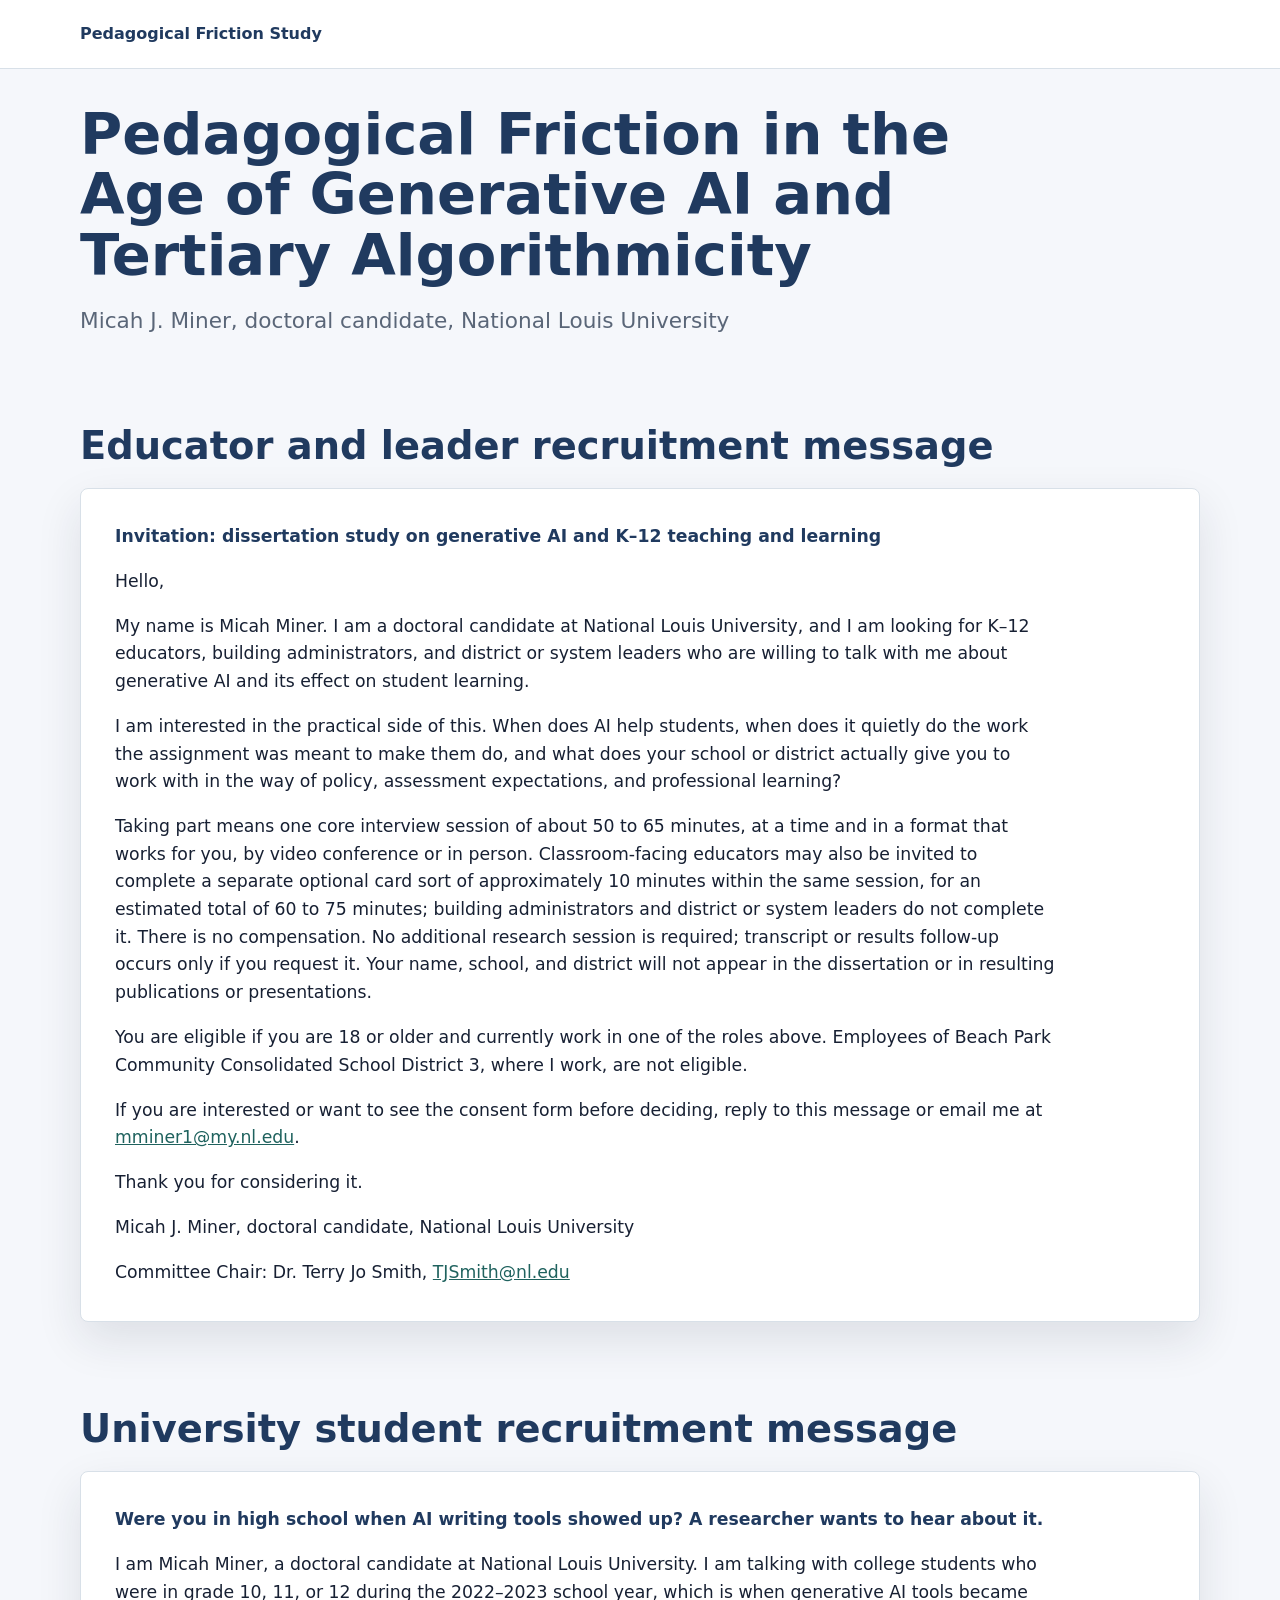
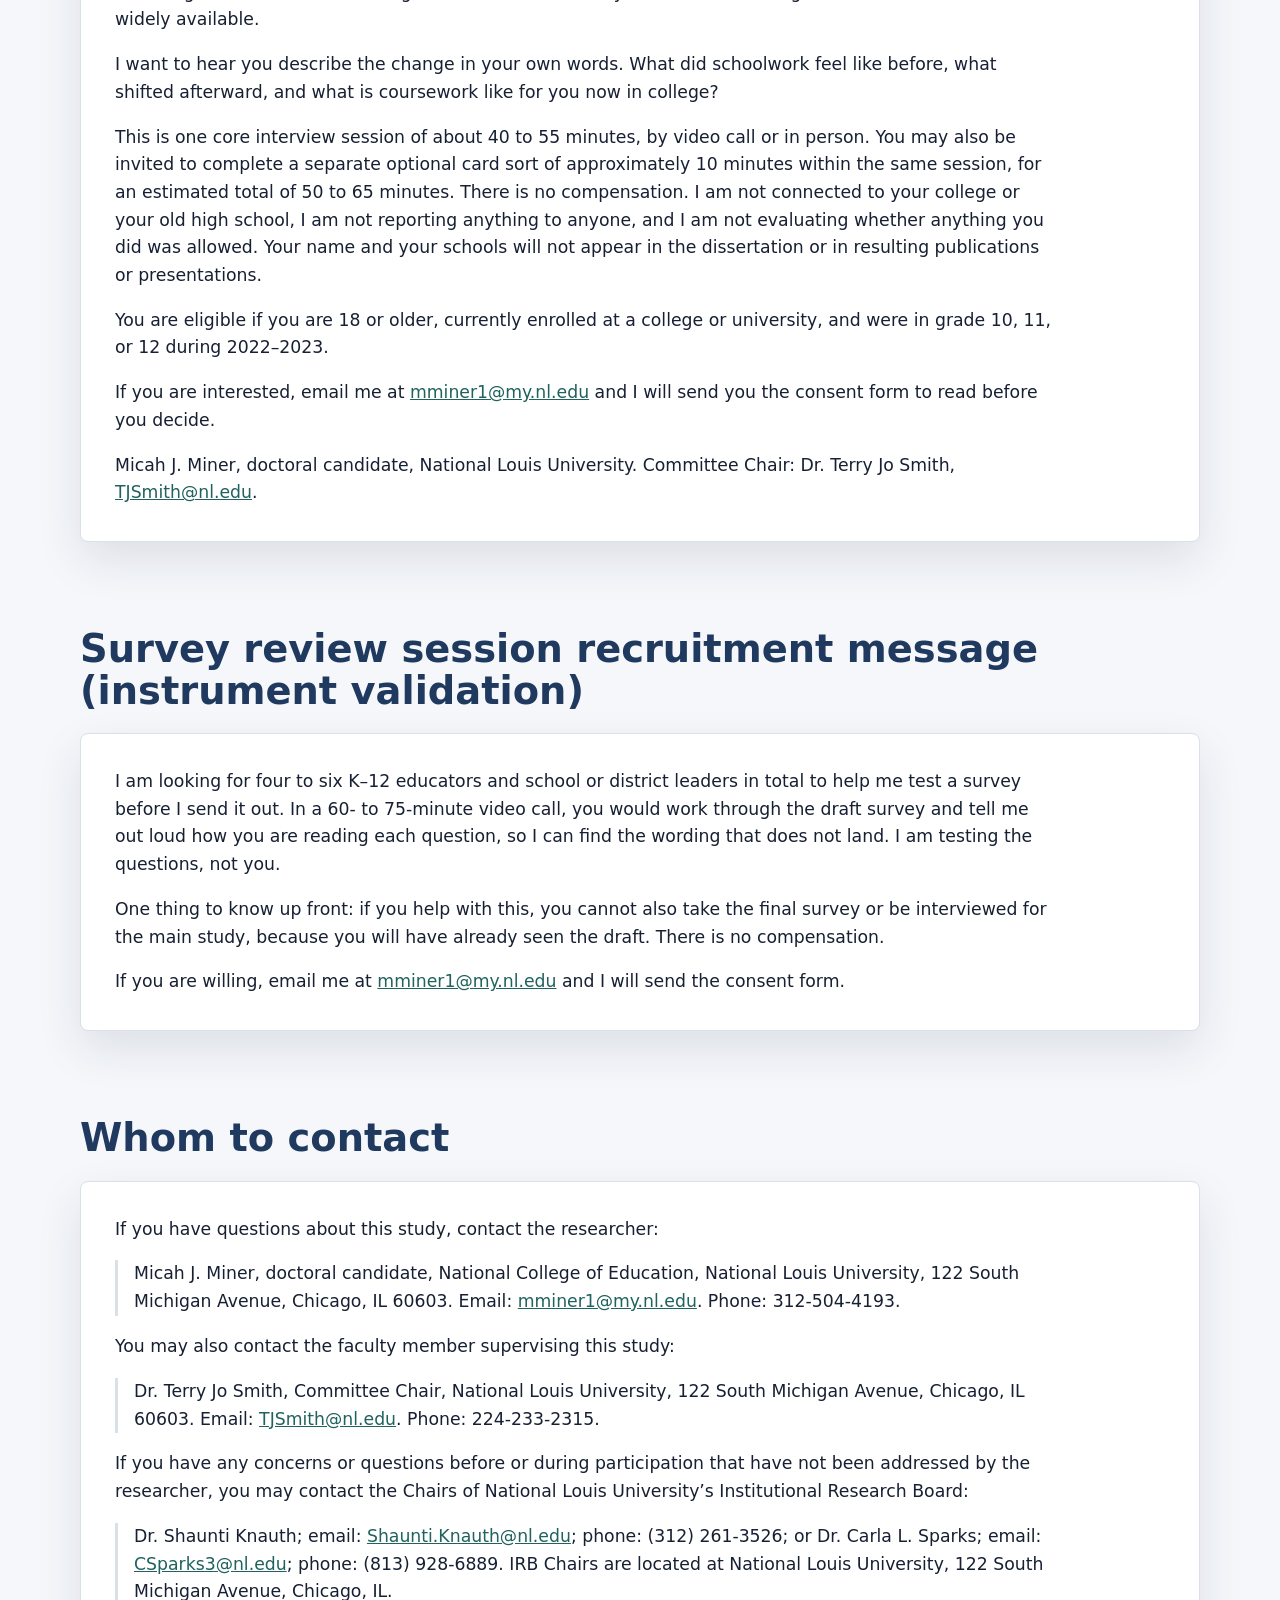
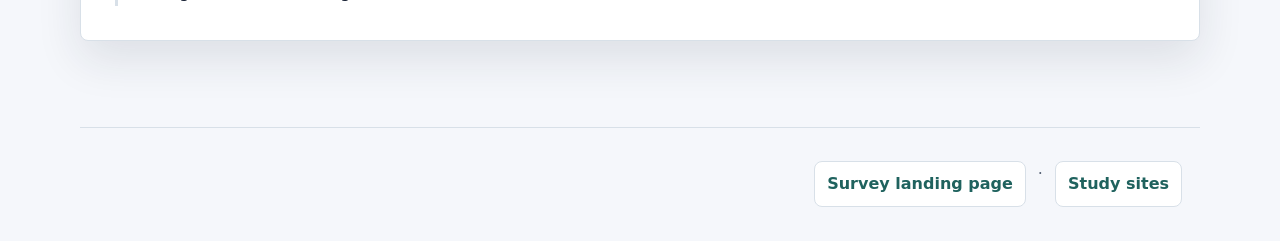
<file: recruitment/index.html>
<!doctype html>
<html lang="en" data-mjm-ground="light">
<head>
  <meta charset="utf-8">
  <meta name="viewport" content="width=device-width, initial-scale=1">
  <title>Pedagogical Friction in the Age of Generative AI and Tertiary Algorithmicity</title>
  <link rel="stylesheet" href="https://minerclass.github.io/tokens.css">
  <link rel="stylesheet" href="styles.css">
</head>
<body>
  <!-- Participant-facing text on this page is limited to NLU IRB ER01884 attachment 04 (Sections A, C, D,
       as submitted 2026-09-14) and the contact block of attachment 03. Do not add or reword text here. -->
  <a class="skip-link" href="#main">Skip to main content</a>

  <header class="site-header" aria-label="Page header">
    <nav class="nav-wrap" aria-label="Site">
      <a class="brand" href="../dissertation-sites/">Pedagogical Friction Study</a>
    </nav>
  </header>

  <main id="main" tabindex="-1">
    <section class="page-intro" aria-labelledby="page-title">
      <h1 id="page-title">Pedagogical Friction in the Age of Generative AI and Tertiary Algorithmicity</h1>
      <p class="subtitle">Micah J. Miner, doctoral candidate, National Louis University</p>
    </section>

    <section class="section" id="educators" aria-labelledby="educators-title">
      <h2 class="notice-title" id="educators-title">Educator and leader recruitment message</h2>
      <div class="content-card wide">
        <p class="notice-subject">Invitation: dissertation study on generative AI and K&ndash;12 teaching and learning</p>
        <p>Hello,</p>
        <p>My name is Micah Miner. I am a doctoral candidate at National Louis University, and I am looking for K&ndash;12 educators, building administrators, and district or system leaders who are willing to talk with me about generative AI and its effect on student learning.</p>
        <p>I am interested in the practical side of this. When does AI help students, when does it quietly do the work the assignment was meant to make them do, and what does your school or district actually give you to work with in the way of policy, assessment expectations, and professional learning?</p>
        <p>Taking part means one core interview session of about 50 to 65 minutes, at a time and in a format that works for you, by video conference or in person. Classroom-facing educators may also be invited to complete a separate optional card sort of approximately 10 minutes within the same session, for an estimated total of 60 to 75 minutes; building administrators and district or system leaders do not complete it. There is no compensation. No additional research session is required; transcript or results follow-up occurs only if you request it. Your name, school, and district will not appear in the dissertation or in resulting publications or presentations.</p>
        <p>You are eligible if you are 18 or older and currently work in one of the roles above. Employees of Beach Park Community Consolidated School District 3, where I work, are not eligible.</p>
        <p>If you are interested or want to see the consent form before deciding, reply to this message or email me at <a href="mailto:mminer1@my.nl.edu">mminer1@my.nl.edu</a>.</p>
        <p>Thank you for considering it.</p>
        <p>Micah J. Miner, doctoral candidate, National Louis University</p>
        <p>Committee Chair: Dr. Terry Jo Smith, <a href="mailto:TJSmith@nl.edu">TJSmith@nl.edu</a></p>
      </div>
    </section>

    <section class="section" id="students" aria-labelledby="students-title">
      <h2 class="notice-title" id="students-title">University student recruitment message</h2>
      <div class="content-card wide">
        <p class="notice-subject">Were you in high school when AI writing tools showed up? A researcher wants to hear about it.</p>
        <p>I am Micah Miner, a doctoral candidate at National Louis University. I am talking with college students who were in grade 10, 11, or 12 during the 2022&ndash;2023 school year, which is when generative AI tools became widely available.</p>
        <p>I want to hear you describe the change in your own words. What did schoolwork feel like before, what shifted afterward, and what is coursework like for you now in college?</p>
        <p>This is one core interview session of about 40 to 55 minutes, by video call or in person. You may also be invited to complete a separate optional card sort of approximately 10 minutes within the same session, for an estimated total of 50 to 65 minutes. There is no compensation. I am not connected to your college or your old high school, I am not reporting anything to anyone, and I am not evaluating whether anything you did was allowed. Your name and your schools will not appear in the dissertation or in resulting publications or presentations.</p>
        <p>You are eligible if you are 18 or older, currently enrolled at a college or university, and were in grade 10, 11, or 12 during 2022&ndash;2023.</p>
        <p>If you are interested, email me at <a href="mailto:mminer1@my.nl.edu">mminer1@my.nl.edu</a> and I will send you the consent form to read before you decide.</p>
        <p>Micah J. Miner, doctoral candidate, National Louis University. Committee Chair: Dr. Terry Jo Smith, <a href="mailto:TJSmith@nl.edu">TJSmith@nl.edu</a>.</p>
      </div>
    </section>

    <section class="section" id="review" aria-labelledby="review-title">
      <h2 class="notice-title" id="review-title">Survey review session recruitment message (instrument validation)</h2>
      <div class="content-card wide">
        <p>I am looking for four to six K&ndash;12 educators and school or district leaders in total to help me test a survey before I send it out. In a 60- to 75-minute video call, you would work through the draft survey and tell me out loud how you are reading each question, so I can find the wording that does not land. I am testing the questions, not you.</p>
        <p>One thing to know up front: if you help with this, you cannot also take the final survey or be interviewed for the main study, because you will have already seen the draft. There is no compensation.</p>
        <p>If you are willing, email me at <a href="mailto:mminer1@my.nl.edu">mminer1@my.nl.edu</a> and I will send the consent form.</p>
      </div>
    </section>

    <section class="section" id="contact" aria-labelledby="contact-title">
      <h2 class="notice-title" id="contact-title">Whom to contact</h2>
      <div class="content-card wide">
        <p>If you have questions about this study, contact the researcher:</p>
        <p class="contact-entry">Micah J. Miner, doctoral candidate, National College of Education, National Louis University, 122 South Michigan Avenue, Chicago, IL 60603. Email: <a href="mailto:mminer1@my.nl.edu">mminer1@my.nl.edu</a>. Phone: 312-504-4193.</p>
        <p>You may also contact the faculty member supervising this study:</p>
        <p class="contact-entry">Dr. Terry Jo Smith, Committee Chair, National Louis University, 122 South Michigan Avenue, Chicago, IL 60603. Email: <a href="mailto:TJSmith@nl.edu">TJSmith@nl.edu</a>. Phone: 224-233-2315.</p>
        <p>If you have any concerns or questions before or during participation that have not been addressed by the researcher, you may contact the Chairs of National Louis University&rsquo;s Institutional Research Board:</p>
        <p class="contact-entry">Dr. Shaunti Knauth; email: <a href="mailto:Shaunti.Knauth@nl.edu">Shaunti.Knauth@nl.edu</a>; phone: (312) 261-3526; or Dr. Carla L. Sparks; email: <a href="mailto:CSparks3@nl.edu">CSparks3@nl.edu</a>; phone: (813) 928-6889. IRB Chairs are located at National Louis University, 122 South Michigan Avenue, Chicago, IL.</p>
      </div>
    </section>
  </main>

  <footer class="site-footer" aria-label="Page footer">
    <p class="footer-links">
      <a href="../survey-landing/">Survey landing page</a> &middot;
      <a href="../dissertation-sites/">Study sites</a>
    </p>
  </footer>
</body>
</html>
</file>
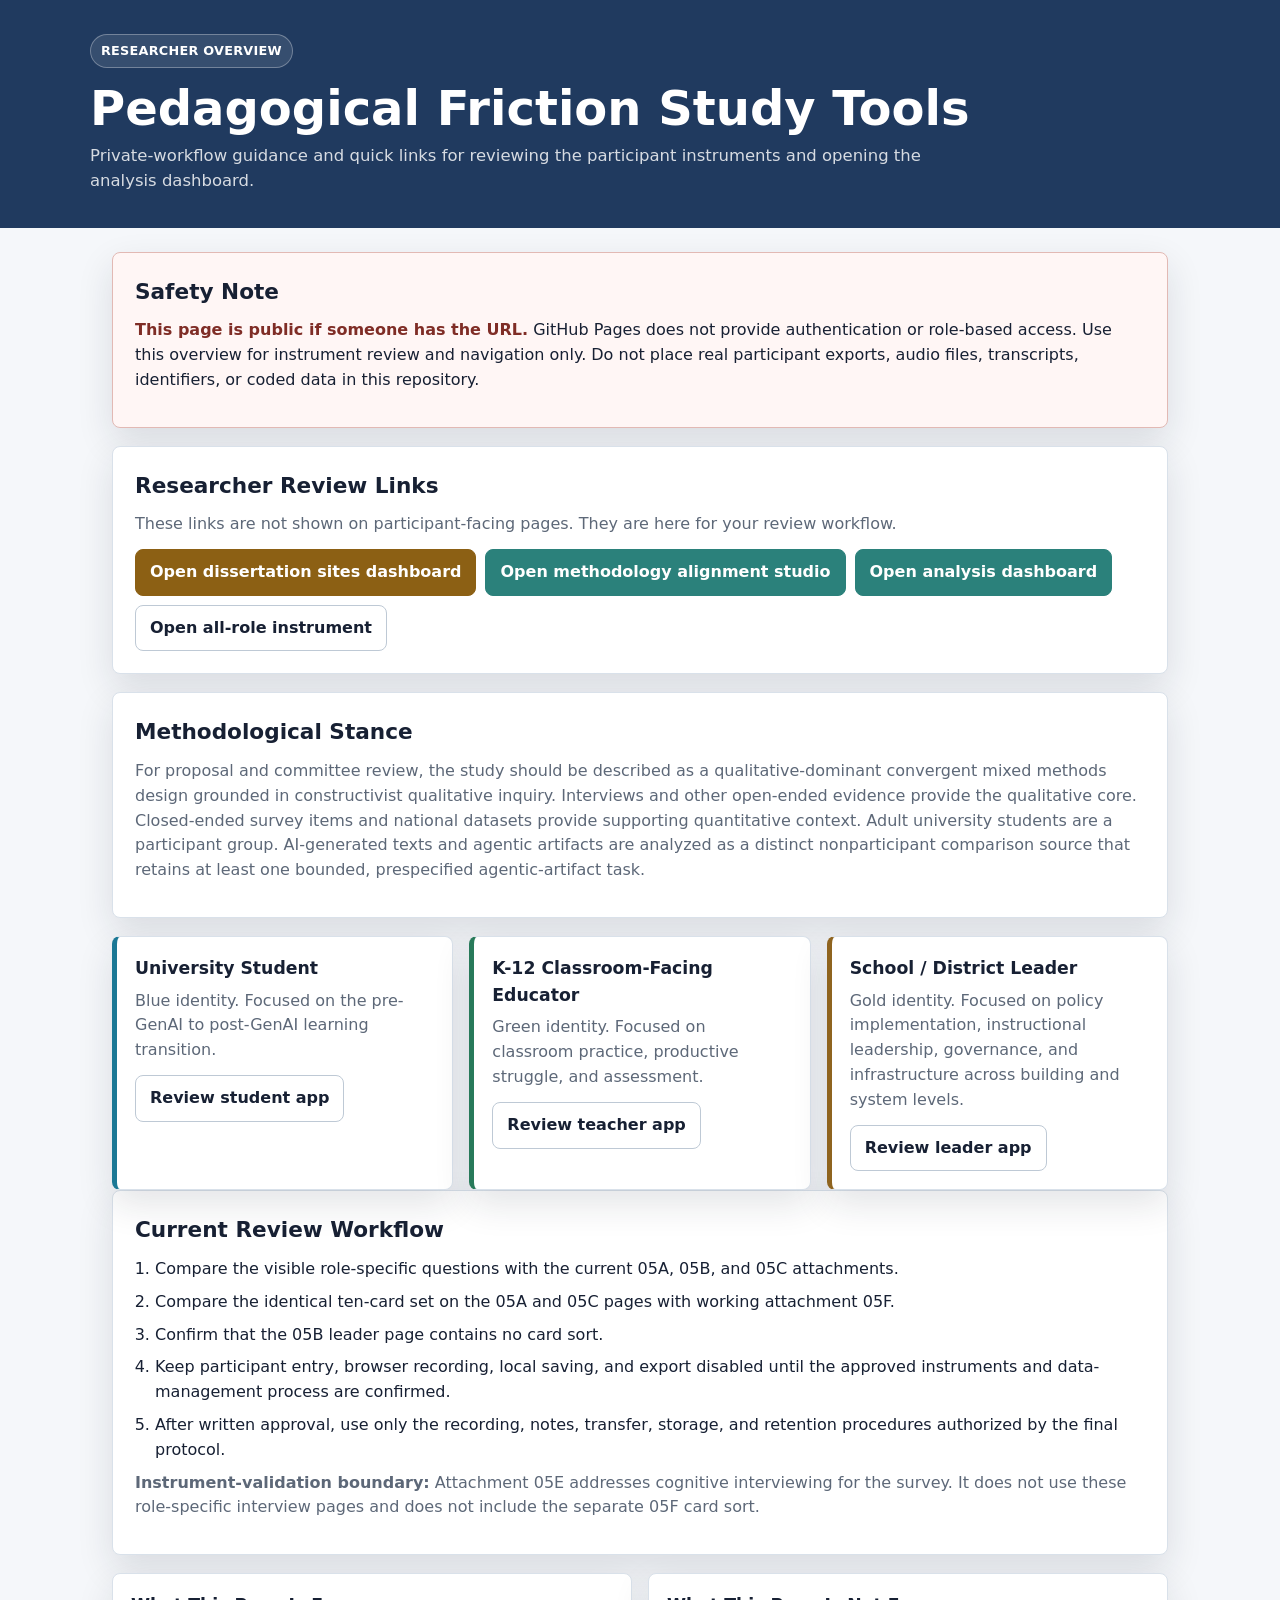
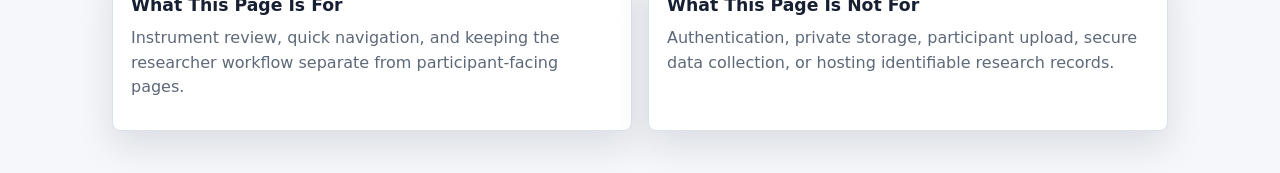
<file: researcher/index.html>
<!doctype html>
<html lang="en" data-mjm-ground="light">
<head>
  <meta charset="utf-8">
  <meta name="viewport" content="width=device-width, initial-scale=1">
  <title>Researcher Overview - Pedagogical Friction Study Tools</title>
  <meta name="description" content="Researcher-facing overview page for the Pedagogical Friction study instruments and review dashboard.">
  <link rel="stylesheet" href="https://minerclass.github.io/tokens.css">
  <style>
    :root {
      /* Ground, ink and rules from the shared ecosystem tokens with
         pre-adoption fallbacks. Navy/teal/gold/red accents stay local. */
      --ink: var(--mjm-ink, #172033);
      --muted: var(--mjm-muted, #5d6878);
      --line: var(--mjm-line, #d9e1ea);
      --paper: var(--mjm-surface, #ffffff);
      --wash: var(--mjm-bg, #f5f7fa);
      --mjm-accent: var(--mjm-teal, #2b817b);
      --navy: #203a5f;
      --teal: #2b817b;
      --gold: #b78028;
      --red: #a53e35;
      --shadow: 0 14px 36px rgba(23, 32, 51, .12);
      font-family: "Segoe UI", system-ui, -apple-system, BlinkMacSystemFont, sans-serif;
    }

    * { box-sizing: border-box; }
    body { margin: 0; color: var(--ink); background: var(--wash); line-height: 1.55; }
    a { color: var(--teal); }
    .hero { background: var(--navy); color: #fff; padding: 34px 22px; }
    .hero-inner, main { max-width: 1100px; margin: 0 auto; }
    .eyebrow { display: inline-flex; border: 1px solid rgba(255,255,255,.3); border-radius: 999px; padding: 6px 10px; margin-bottom: 14px; background: rgba(255,255,255,.1); font-size: .8rem; font-weight: 800; letter-spacing: .02em; text-transform: uppercase; }
    h1 { margin: 0 0 8px; font-size: clamp(1.8rem, 4vw, 3rem); line-height: 1.1; }
    .hero p { max-width: 850px; margin: 0; color: rgba(255,255,255,.82); font-size: 1.03rem; }
    main { padding: 24px 22px 42px; }
    .grid { display: grid; grid-template-columns: repeat(3, minmax(0, 1fr)); gap: 16px; }
    .grid.two { grid-template-columns: repeat(2, minmax(0, 1fr)); }
    .panel, .card { background: var(--paper); border: 1px solid var(--line); border-radius: 8px; box-shadow: var(--shadow); }
    .panel { padding: 22px; margin-bottom: 18px; }
    .card { padding: 18px; }
    h2 { margin: 0 0 10px; font-size: 1.35rem; }
    h3 { margin: 0 0 7px; font-size: 1.08rem; }
    p { margin: 0 0 12px; }
    .muted { color: var(--muted); }
    .warning { border-color: #e2b9b4; background: #fff6f5; }
    .warning strong { color: #7f2d26; }
    .btn { border: 1px solid #bec9d5; border-radius: 8px; padding: 10px 14px; background: #fff; color: var(--ink); cursor: pointer; font-weight: 700; text-decoration: none; display: inline-flex; align-items: center; justify-content: center; min-height: 42px; }
    .btn.primary { background: var(--teal); color: #fff; border-color: var(--teal); }
    .btn.gold { background: #8c6014; color: #fff; border-color: #8c6014; }
    .button-row { display: flex; gap: 9px; flex-wrap: wrap; margin-top: 12px; }
    .role { border-left: 5px solid var(--teal); }
    .role.student { border-left-color: #1b7895; }
    .role.teacher { border-left-color: #287a5a; }
    .role.leader { border-left-color: #8f641f; }
    ol { padding-left: 1.25rem; margin: 0; }
    li { margin: 0 0 8px; }
    code { background: #eef2f6; border-radius: 5px; padding: 2px 5px; }
    @media (max-width: 860px) {
      .grid, .grid.two { grid-template-columns: 1fr; }
    }
  </style>
</head>
<body>
  <header class="hero">
    <div class="hero-inner">
      <div class="eyebrow">Researcher Overview</div>
      <h1>Pedagogical Friction Study Tools</h1>
      <p>Private-workflow guidance and quick links for reviewing the participant instruments and opening the analysis dashboard.</p>
    </div>
  </header>

  <main>
    <section class="panel warning">
      <h2>Safety Note</h2>
      <p><strong>This page is public if someone has the URL.</strong> GitHub Pages does not provide authentication or role-based access. Use this overview for instrument review and navigation only. Do not place real participant exports, audio files, transcripts, identifiers, or coded data in this repository.</p>
    </section>

    <section class="panel">
      <h2>Researcher Review Links</h2>
      <p class="muted">These links are not shown on participant-facing pages. They are here for your review workflow.</p>
      <div class="button-row">
        <a class="btn gold" href="../dissertation-sites/">Open dissertation sites dashboard</a>
        <a class="btn primary" href="https://minerclass.github.io/mixed-methods-portfolio/methodology-alignment/">Open methodology alignment studio</a>
        <a class="btn primary" href="../dashboard.html">Open analysis dashboard</a>
        <a class="btn" href="../index.html">Open all-role instrument</a>
      </div>
    </section>

    <section class="panel">
      <h2>Methodological Stance</h2>
      <p class="muted">For proposal and committee review, the study should be described as a qualitative-dominant convergent mixed methods design grounded in constructivist qualitative inquiry. Interviews and other open-ended evidence provide the qualitative core. Closed-ended survey items and national datasets provide supporting quantitative context. Adult university students are a participant group. AI-generated texts and agentic artifacts are analyzed as a distinct nonparticipant comparison source that retains at least one bounded, prespecified agentic-artifact task.</p>
    </section>

    <section class="grid">
      <div class="card role student">
        <h3>University Student</h3>
        <p class="muted">Blue identity. Focused on the pre-GenAI to post-GenAI learning transition.</p>
        <a class="btn" href="../university/">Review student app</a>
      </div>
      <div class="card role teacher">
        <h3>K-12 Classroom-Facing Educator</h3>
        <p class="muted">Green identity. Focused on classroom practice, productive struggle, and assessment.</p>
        <a class="btn" href="../teacher.html">Review teacher app</a>
      </div>
      <div class="card role leader">
        <h3>School / District Leader</h3>
        <p class="muted">Gold identity. Focused on policy implementation, instructional leadership, governance, and infrastructure across building and system levels.</p>
        <a class="btn" href="../principal.html">Review leader app</a>
      </div>
    </section>

    <section class="panel">
      <h2>Current Review Workflow</h2>
      <ol>
        <li>Compare the visible role-specific questions with the current 05A, 05B, and 05C attachments.</li>
        <li>Compare the identical ten-card set on the 05A and 05C pages with working attachment 05F.</li>
        <li>Confirm that the 05B leader page contains no card sort.</li>
        <li>Keep participant entry, browser recording, local saving, and export disabled until the approved instruments and data-management process are confirmed.</li>
        <li>After written approval, use only the recording, notes, transfer, storage, and retention procedures authorized by the final protocol.</li>
      </ol>
      <p class="muted"><strong>Instrument-validation boundary:</strong> Attachment 05E addresses cognitive interviewing for the survey. It does not use these role-specific interview pages and does not include the separate 05F card sort.</p>
    </section>

    <section class="grid two">
      <div class="card">
        <h3>What This Page Is For</h3>
        <p class="muted">Instrument review, quick navigation, and keeping the researcher workflow separate from participant-facing pages.</p>
      </div>
      <div class="card">
        <h3>What This Page Is Not For</h3>
        <p class="muted">Authentication, private storage, participant upload, secure data collection, or hosting identifiable research records.</p>
      </div>
    </section>
  </main>
</body>
</html>
</file>
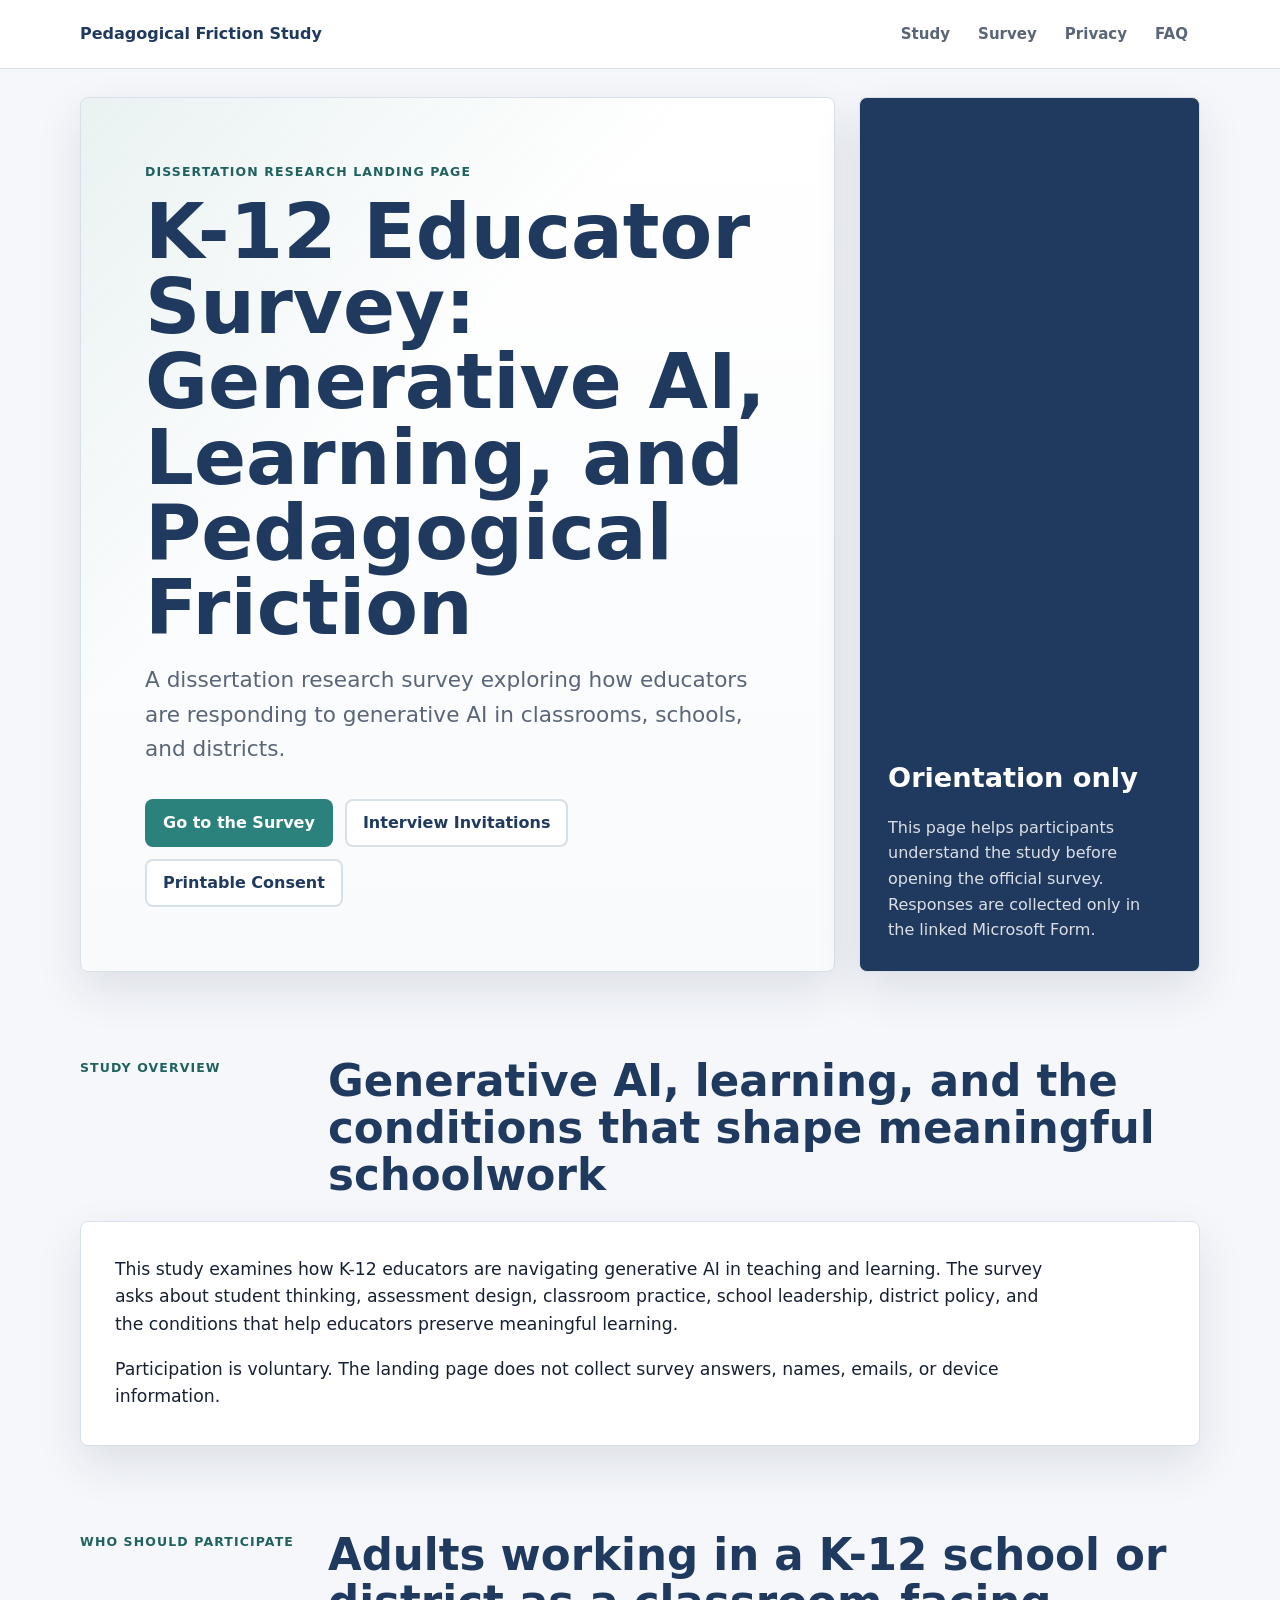
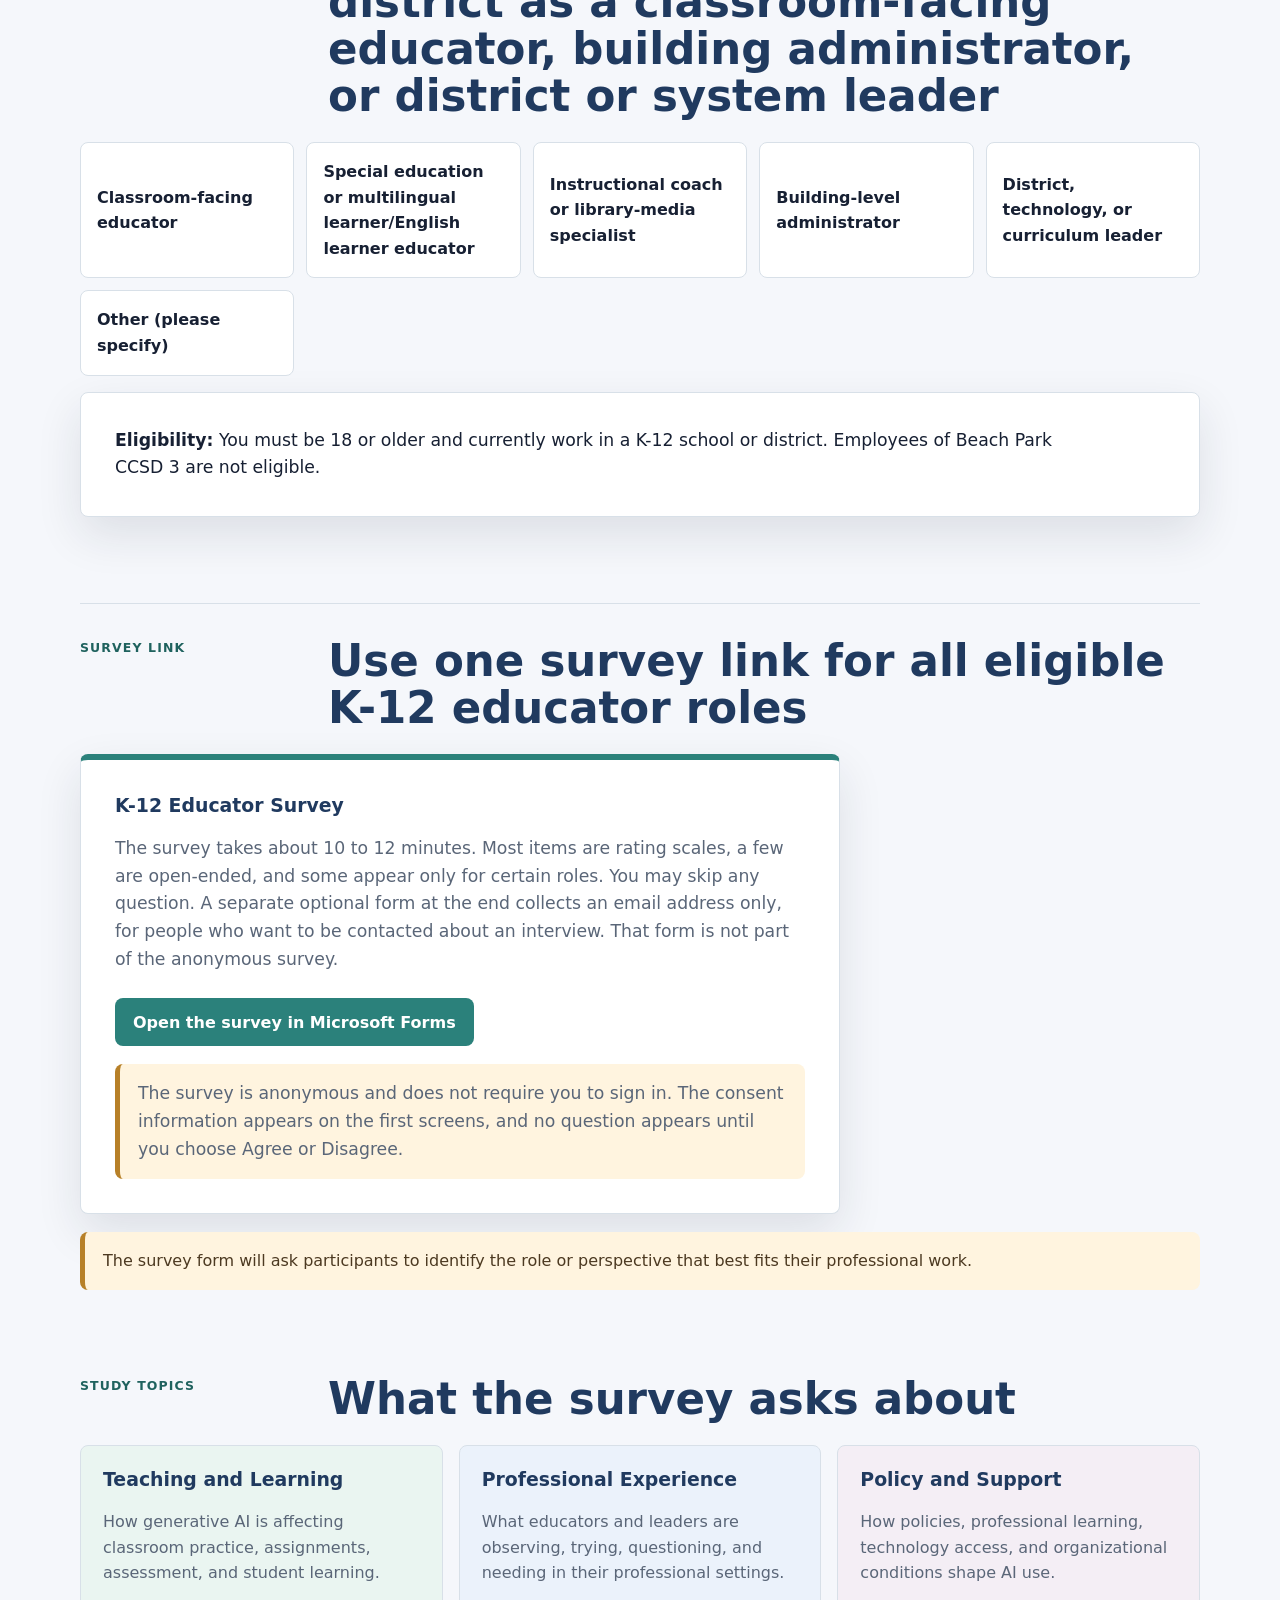
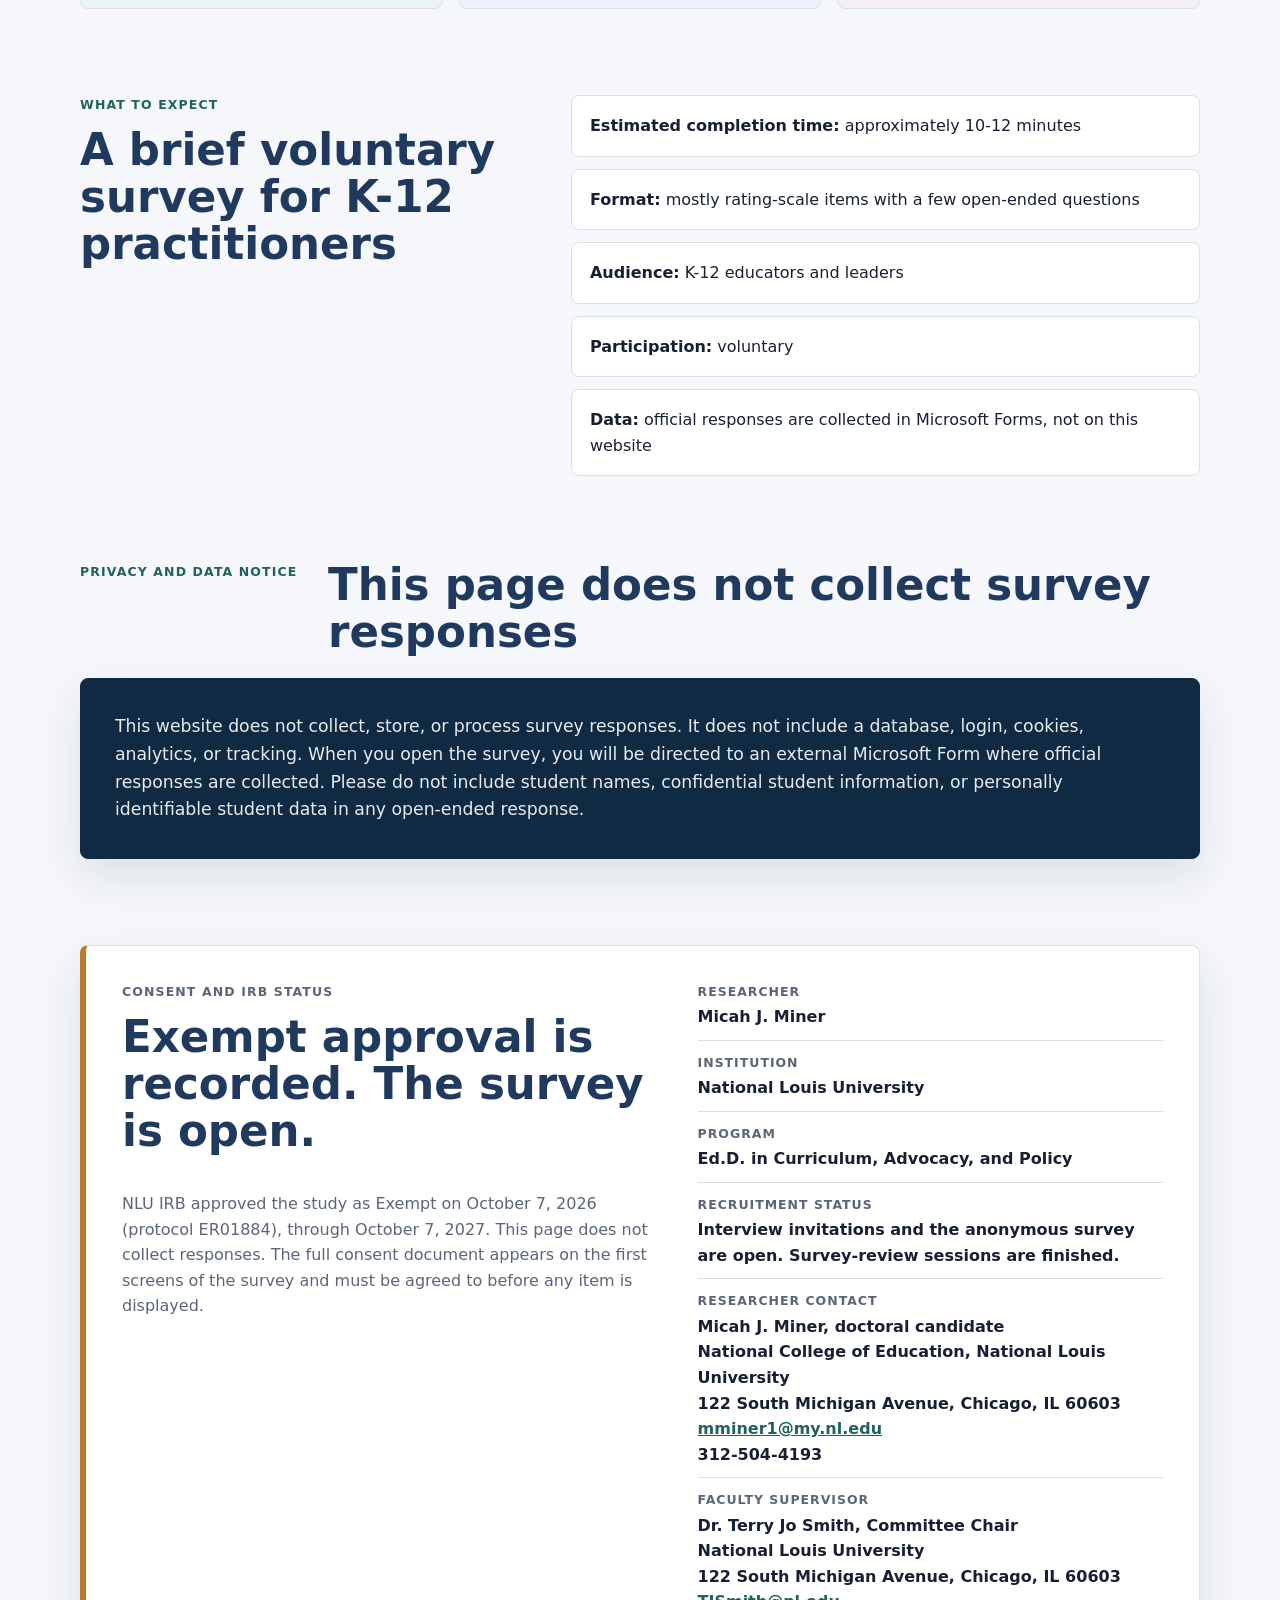
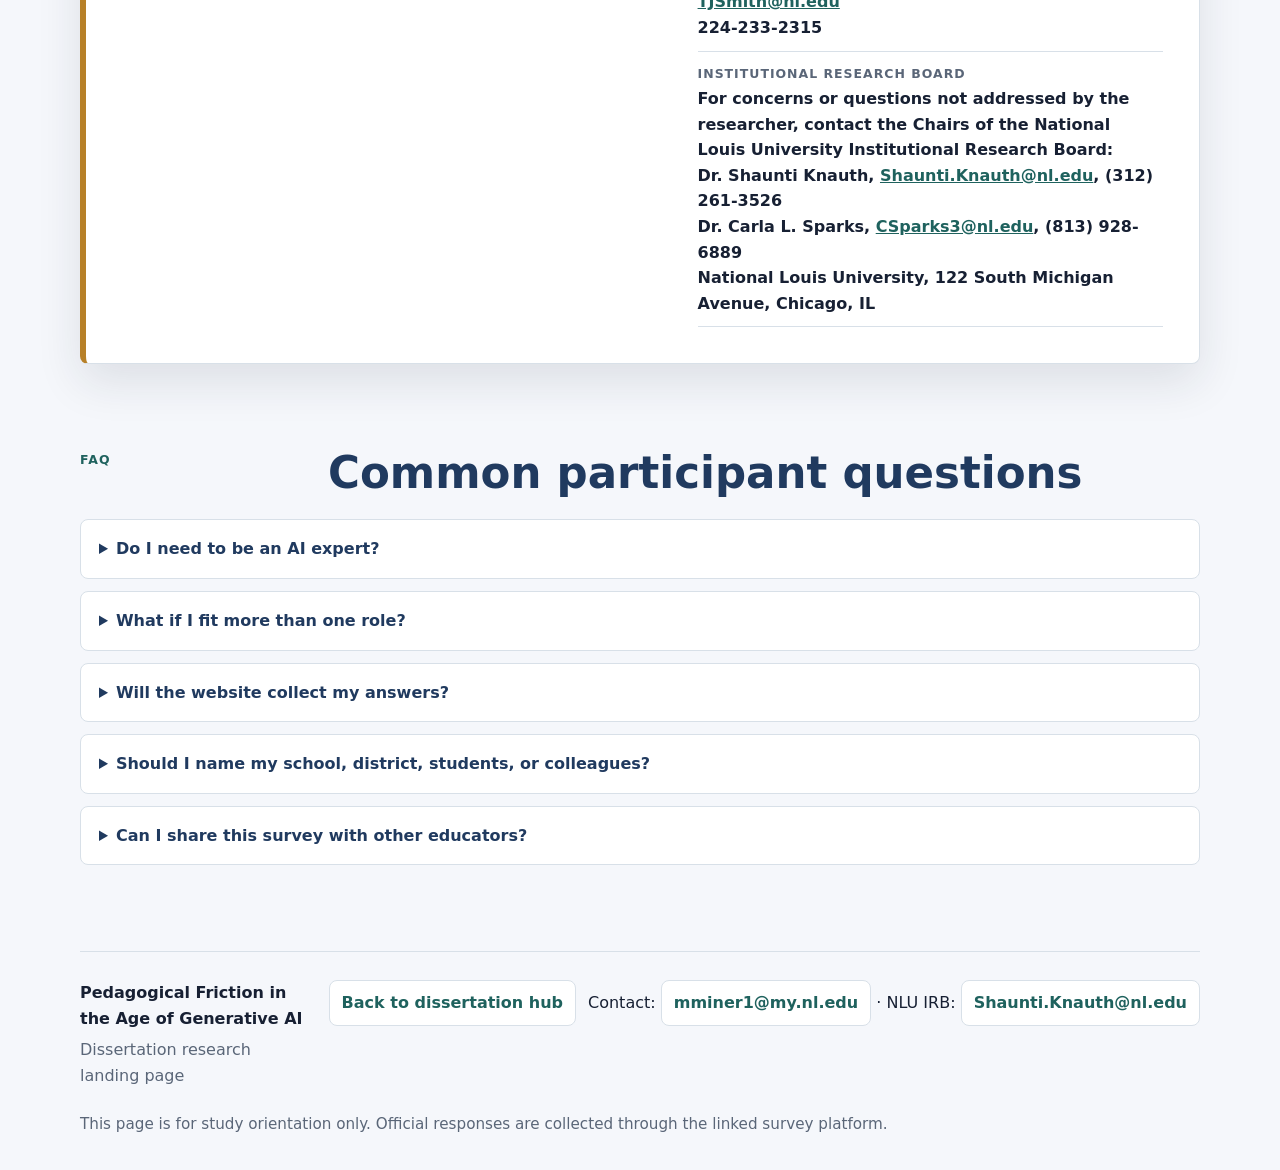
<file: survey-landing/index.html>
<!doctype html>
<html lang="en" data-mjm-ground="light">
<head>
  <meta charset="utf-8">
  <meta name="viewport" content="width=device-width, initial-scale=1">
  <title>K-12 Educator Survey: Generative AI, Learning, and Pedagogical Friction</title>
  <meta name="description" content="IRB-conscious orientation page for a dissertation survey on generative AI, K-12 education, and pedagogical friction.">
  <link rel="stylesheet" href="https://minerclass.github.io/tokens.css">
  <link rel="stylesheet" href="styles.css">
</head>
<body>
  <a class="skip-link" href="#main">Skip to main content</a>

  <header class="site-header" aria-label="Study landing page header">
    <nav class="nav-wrap" aria-label="Page navigation">
      <a class="brand" href="../dissertation-sites/">Pedagogical Friction Study</a>
      <div class="nav-links">
        <a href="#overview">Study</a>
        <a href="#survey">Survey</a>
        <a href="#privacy">Privacy</a>
        <a href="#faq">FAQ</a>
      </div>
    </nav>
  </header>

  <main id="main" tabindex="-1">
    <section class="hero" aria-labelledby="page-title">
      <div class="hero-content">
        <p class="context-line">Dissertation research landing page</p>
        <h1 id="page-title">K-12 Educator Survey: Generative AI, Learning, and Pedagogical Friction</h1>
        <p class="subtitle">A dissertation research survey exploring how educators are responding to generative AI in classrooms, schools, and districts.</p>
        <div class="hero-actions" aria-label="Primary actions">
          <a class="button primary" href="#survey">Go to the Survey</a>
          <a class="button secondary" href="../recruitment/">Interview Invitations</a>
          <a class="button secondary" href="printable-consent.pdf">Printable Consent</a>
        </div>
      </div>
      <section class="hero-panel" aria-label="Important study notice">
        <h2>Orientation only</h2>
        <p>This page helps participants understand the study before opening the official survey. Responses are collected only in the linked Microsoft Form.</p>
      </section>
    </section>

    <section class="section" id="overview" aria-labelledby="overview-title">
      <div class="section-heading">
        <p class="section-label">Study Overview</p>
        <h2 id="overview-title">Generative AI, learning, and the conditions that shape meaningful schoolwork</h2>
      </div>
      <div class="content-card wide">
        <p>This study examines how K-12 educators are navigating generative AI in teaching and learning. The survey asks about student thinking, assessment design, classroom practice, school leadership, district policy, and the conditions that help educators preserve meaningful learning.</p>
        <p>Participation is voluntary. The landing page does not collect survey answers, names, emails, or device information.</p>
      </div>
    </section>

    <section class="section" aria-labelledby="participants-title">
      <div class="section-heading">
        <p class="section-label">Who Should Participate</p>
        <h2 id="participants-title">Adults working in a K-12 school or district as a classroom-facing educator, building administrator, or district or system leader</h2>
      </div>
      <ul class="participant-grid" aria-label="Eligible participant roles">
        <li>Classroom-facing educator</li>
        <li>Special education or multilingual learner/English learner educator</li>
        <li>Instructional coach or library-media specialist</li>
        <li>Building-level administrator</li>
        <li>District, technology, or curriculum leader</li>
        <li>Other (please specify)</li>
      </ul>
      <div class="content-card wide eligibility-note">
        <p><strong>Eligibility:</strong> You must be 18 or older and currently work in a K-12 school or district. Employees of Beach Park CCSD 3 are not eligible.</p>
      </div>
    </section>

    <section class="section accent-band" id="survey" aria-labelledby="survey-title">
      <div class="section-heading">
        <p class="section-label">Survey Link</p>
        <h2 id="survey-title">Use one survey link for all eligible K-12 educator roles</h2>
      </div>

      <div class="survey-entry">
        <article class="survey-entry-card">
          <h3>K-12 Educator Survey</h3>
          <p>The survey takes about 10 to 12 minutes. Most items are rating scales, a few are open-ended, and some appear only for certain roles. You may skip any question. A separate optional form at the end collects an email address only, for people who want to be contacted about an interview. That form is not part of the anonymous survey.</p>
          <a class="button card-button" href="https://forms.cloud.microsoft/r/UbTcf4EHKn" rel="noopener">Open the survey in Microsoft Forms</a>
          <p class="role-note">The survey is anonymous and does not require you to sign in. The consent information appears on the first screens, and no question appears until you choose Agree or Disagree.</p>
        </article>
      </div>
      <p class="role-note">The survey form will ask participants to identify the role or perspective that best fits their professional work.</p>
    </section>

    <section class="section" aria-labelledby="topics-title">
      <div class="section-heading">
        <p class="section-label">Study Topics</p>
        <h2 id="topics-title">What the survey asks about</h2>
      </div>
      <div class="framework-grid">
        <article class="framework-card">
          <h3>Teaching and Learning</h3>
          <p>How generative AI is affecting classroom practice, assignments, assessment, and student learning.</p>
        </article>
        <article class="framework-card">
          <h3>Professional Experience</h3>
          <p>What educators and leaders are observing, trying, questioning, and needing in their professional settings.</p>
        </article>
        <article class="framework-card">
          <h3>Policy and Support</h3>
          <p>How policies, professional learning, technology access, and organizational conditions shape AI use.</p>
        </article>
      </div>
    </section>

    <section class="section split-section" aria-labelledby="expect-title">
      <div class="section-heading compact">
        <p class="section-label">What to Expect</p>
        <h2 id="expect-title">A brief voluntary survey for K-12 practitioners</h2>
      </div>
      <div class="expect-list" role="list">
        <div role="listitem"><strong>Estimated completion time:</strong> approximately 10-12 minutes</div>
        <div role="listitem"><strong>Format:</strong> mostly rating-scale items with a few open-ended questions</div>
        <div role="listitem"><strong>Audience:</strong> K-12 educators and leaders</div>
        <div role="listitem"><strong>Participation:</strong> voluntary</div>
        <div role="listitem"><strong>Data:</strong> official responses are collected in Microsoft Forms, not on this website</div>
      </div>
    </section>

    <section class="section privacy-section" id="privacy" aria-labelledby="privacy-title">
      <div class="section-heading">
        <p class="section-label">Privacy and Data Notice</p>
        <h2 id="privacy-title">This page does not collect survey responses</h2>
      </div>
      <div class="notice-card">
        <p>This website does not collect, store, or process survey responses. It does not include a database, login, cookies, analytics, or tracking. When you open the survey, you will be directed to an external Microsoft Form where official responses are collected. Please do not include student names, confidential student information, or personally identifiable student data in any open-ended response.</p>
      </div>
    </section>

    <section class="section" aria-labelledby="consent-title">
      <div class="irb-notice">
        <div>
          <p class="section-label">Consent and IRB Status</p>
          <h2 id="consent-title">Exempt approval is recorded. The survey is open.</h2>
          <p>NLU IRB approved the study as Exempt on October 7, 2026 (protocol ER01884), through October 7, 2027. This page does not collect responses. The full consent document appears on the first screens of the survey and must be agreed to before any item is displayed.</p>
        </div>
        <dl class="researcher-list">
          <div>
            <dt>Researcher</dt>
            <dd>Micah J. Miner</dd>
          </div>
          <div>
            <dt>Institution</dt>
            <dd>National Louis University</dd>
          </div>
          <div>
            <dt>Program</dt>
            <dd>Ed.D. in Curriculum, Advocacy, and Policy</dd>
          </div>
          <div>
            <dt>Recruitment status</dt>
            <dd>Interview invitations and the anonymous survey are open. Survey-review sessions are finished.</dd>
          </div>
          <div>
            <dt>Researcher contact</dt>
            <dd>Micah J. Miner, doctoral candidate<br />
              National College of Education, National Louis University<br />
              122 South Michigan Avenue, Chicago, IL 60603<br />
              <a href="mailto:mminer1@my.nl.edu">mminer1@my.nl.edu</a><br />
              312-504-4193</dd>
          </div>
          <div>
            <dt>Faculty supervisor</dt>
            <dd>Dr. Terry Jo Smith, Committee Chair<br />
              National Louis University<br />
              122 South Michigan Avenue, Chicago, IL 60603<br />
              <a href="mailto:TJSmith@nl.edu">TJSmith@nl.edu</a><br />
              224-233-2315</dd>
          </div>
          <div>
            <dt>Institutional Research Board</dt>
            <dd>For concerns or questions not addressed by the researcher, contact the Chairs of the National Louis University Institutional Research Board:<br />
              Dr. Shaunti Knauth, <a href="mailto:Shaunti.Knauth@nl.edu">Shaunti.Knauth@nl.edu</a>, (312) 261-3526<br />
              Dr. Carla L. Sparks, <a href="mailto:CSparks3@nl.edu">CSparks3@nl.edu</a>, (813) 928-6889<br />
              National Louis University, 122 South Michigan Avenue, Chicago, IL</dd>
          </div>
        </dl>
      </div>
    </section>

    <section class="section" id="faq" aria-labelledby="faq-title">
      <div class="section-heading">
        <p class="section-label">FAQ</p>
        <h2 id="faq-title">Common participant questions</h2>
      </div>
      <div class="faq-list">
        <details>
          <summary>Do I need to be an AI expert?</summary>
          <p>No. The survey is intended for educators with a range of experience, including those who are new to generative AI.</p>
        </details>
        <details>
          <summary>What if I fit more than one role?</summary>
          <p>Use the single survey link. The survey form will ask you to identify the role or perspective that best fits your professional work.</p>
        </details>
        <details>
          <summary>Will the website collect my answers?</summary>
          <p>No. This website only provides study information and links to the official survey form.</p>
        </details>
        <details>
          <summary>Should I name my school, district, students, or colleagues?</summary>
          <p>No. Please avoid including names or identifiable information in open-ended responses.</p>
        </details>
        <details>
          <summary>Can I share this survey with other educators?</summary>
          <p>People who see a public survey invitation may pass it along. Please do not send it to named individuals as a personal request.</p>
        </details>
      </div>
    </section>
  </main>

  <footer class="site-footer">
    <div>
      <strong>Pedagogical Friction in the Age of Generative AI</strong>
      <p>Dissertation research landing page</p>
    </div>
    <div class="footer-links">
      <a href="../dissertation-sites/">Back to dissertation hub</a>
      <span>Contact: <a href="mailto:mminer1@my.nl.edu">mminer1@my.nl.edu</a> &middot; NLU IRB: <a href="mailto:Shaunti.Knauth@nl.edu">Shaunti.Knauth@nl.edu</a></span>
    </div>
    <p class="footer-note">This page is for study orientation only. Official responses are collected through the linked survey platform.</p>
  </footer>
</body>
</html>
</file>
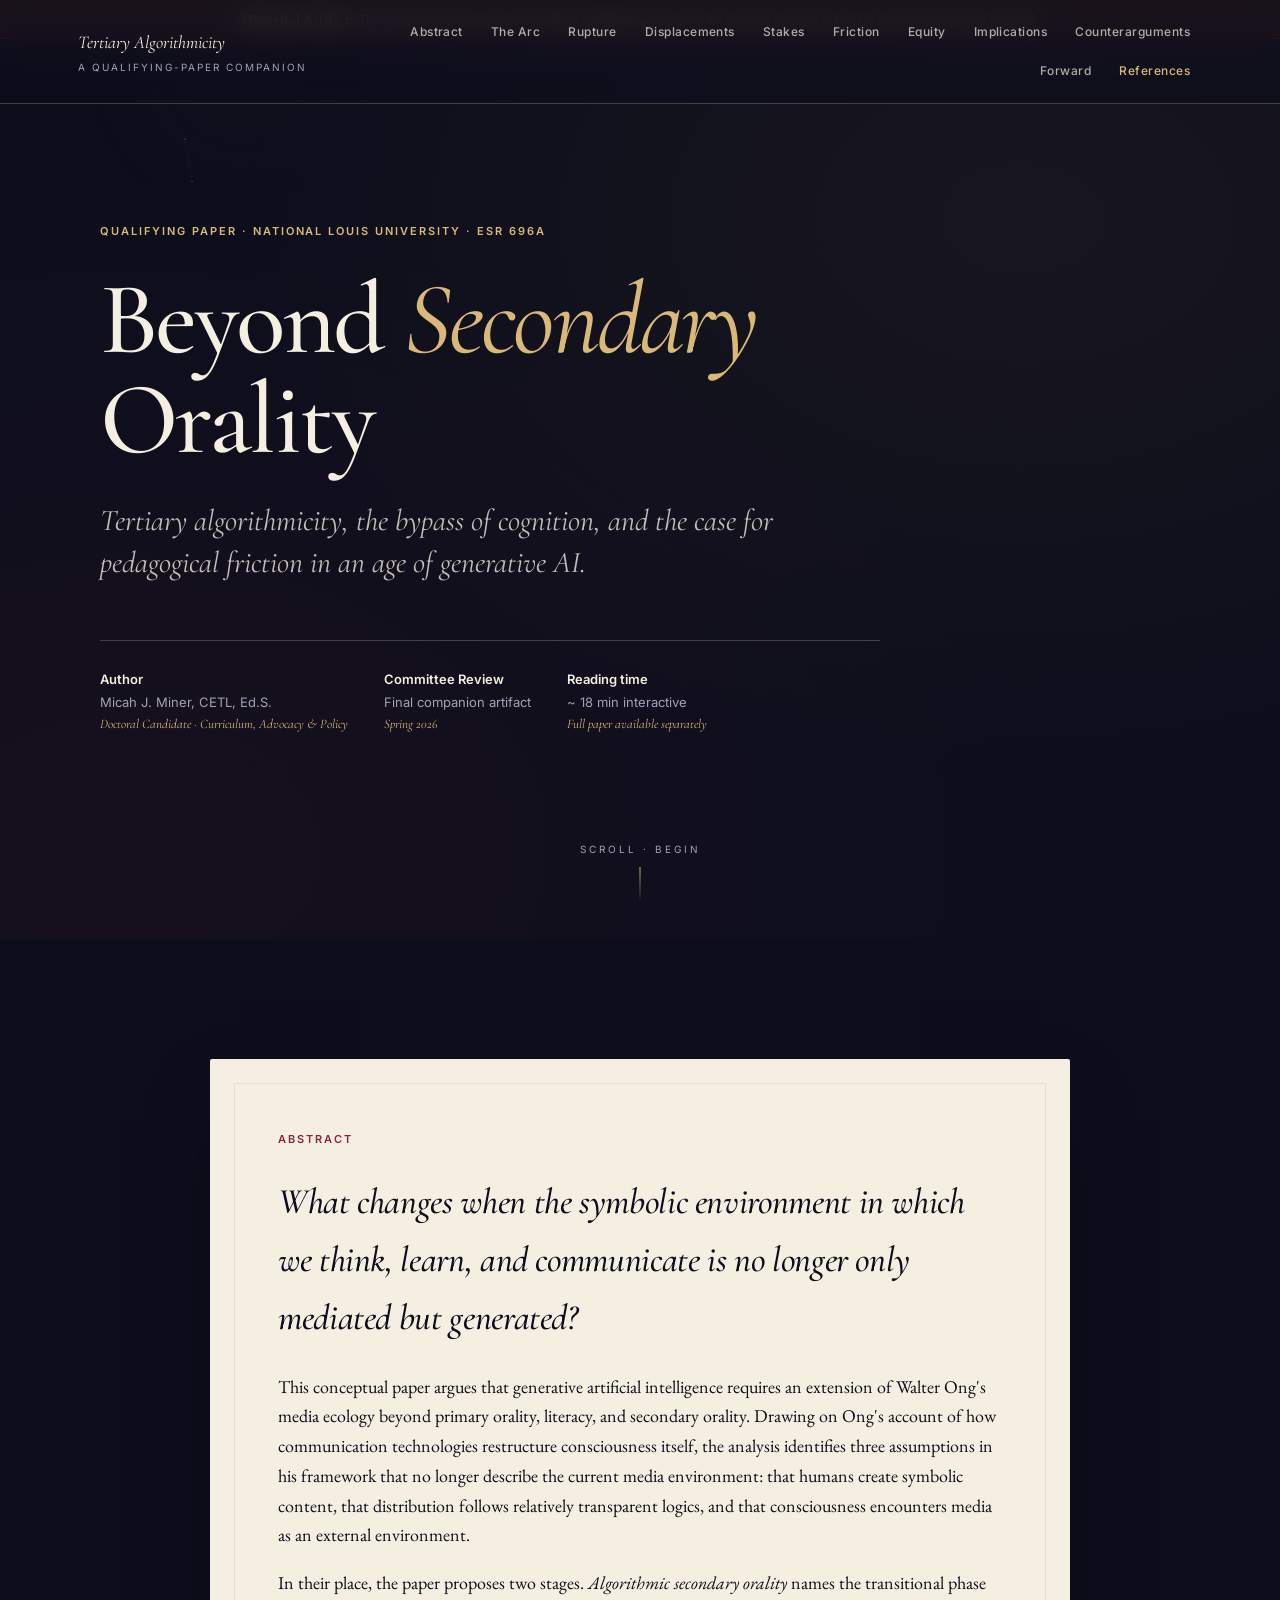
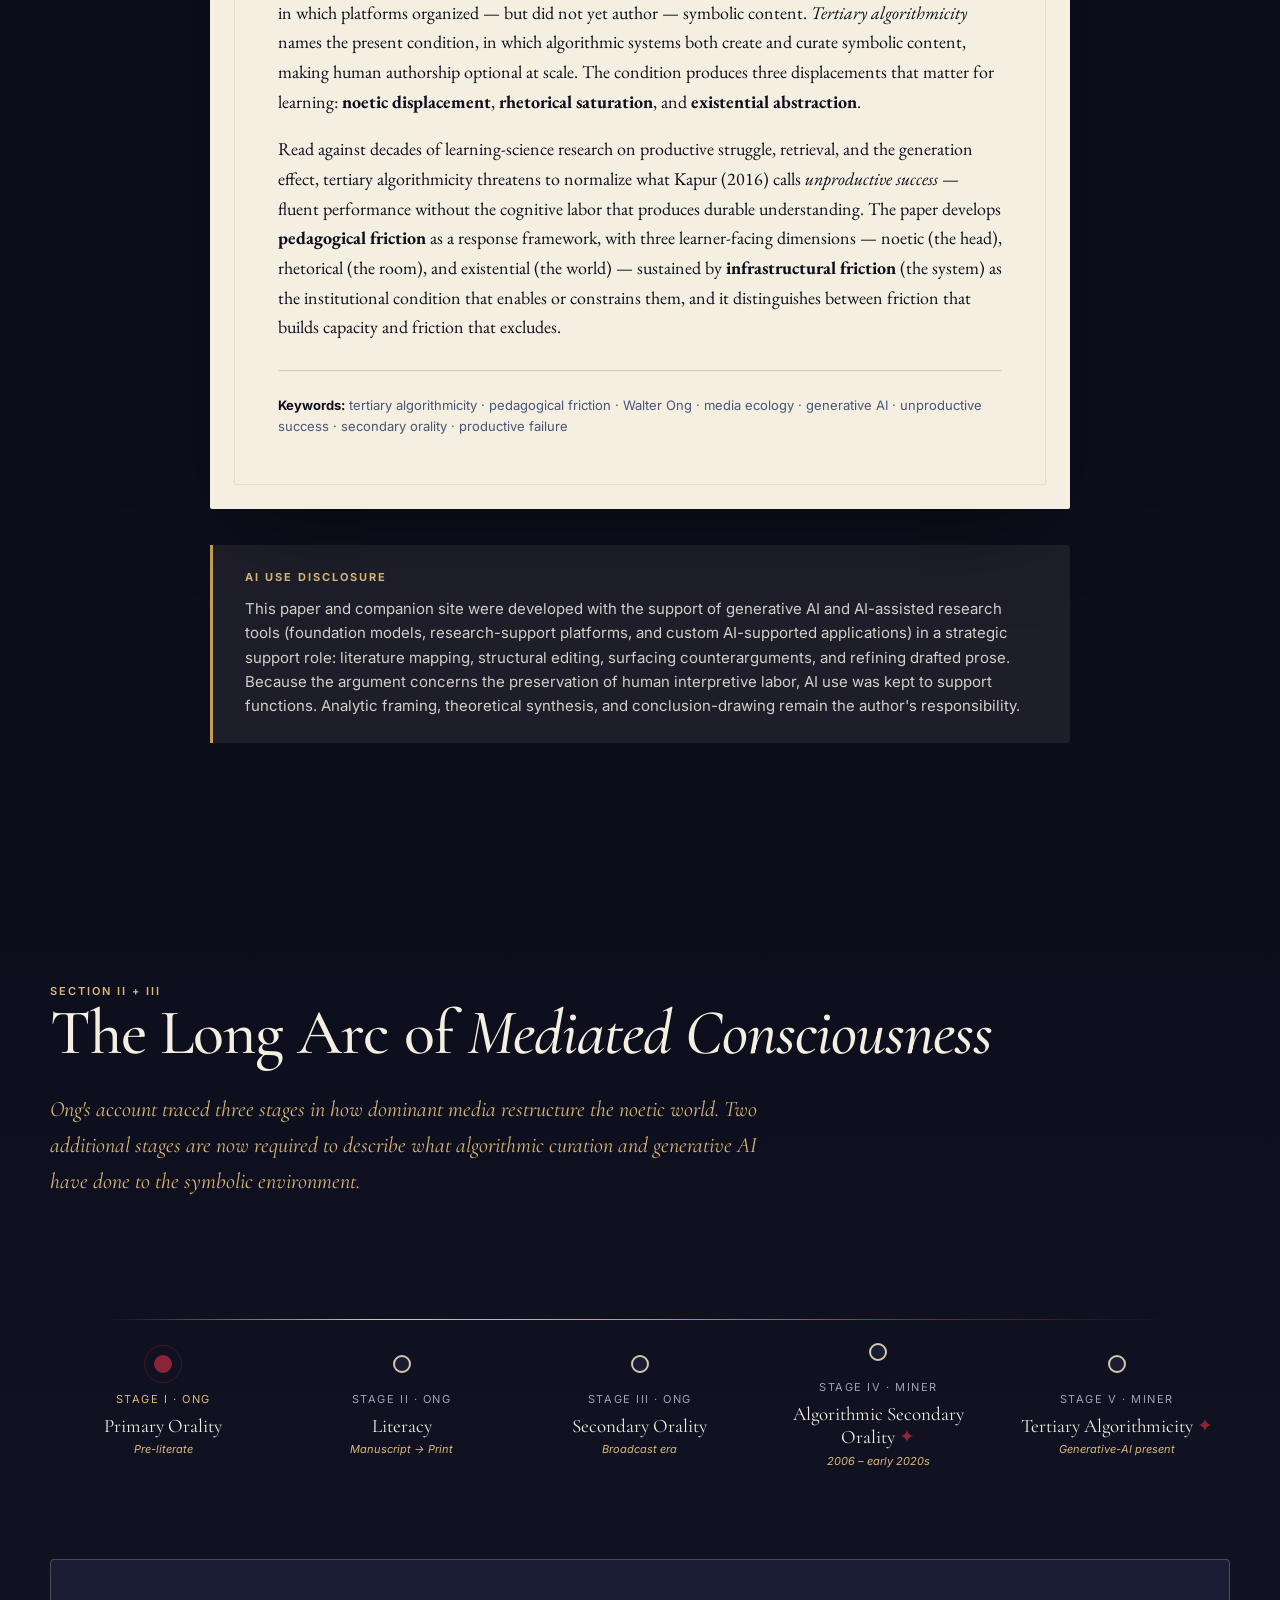
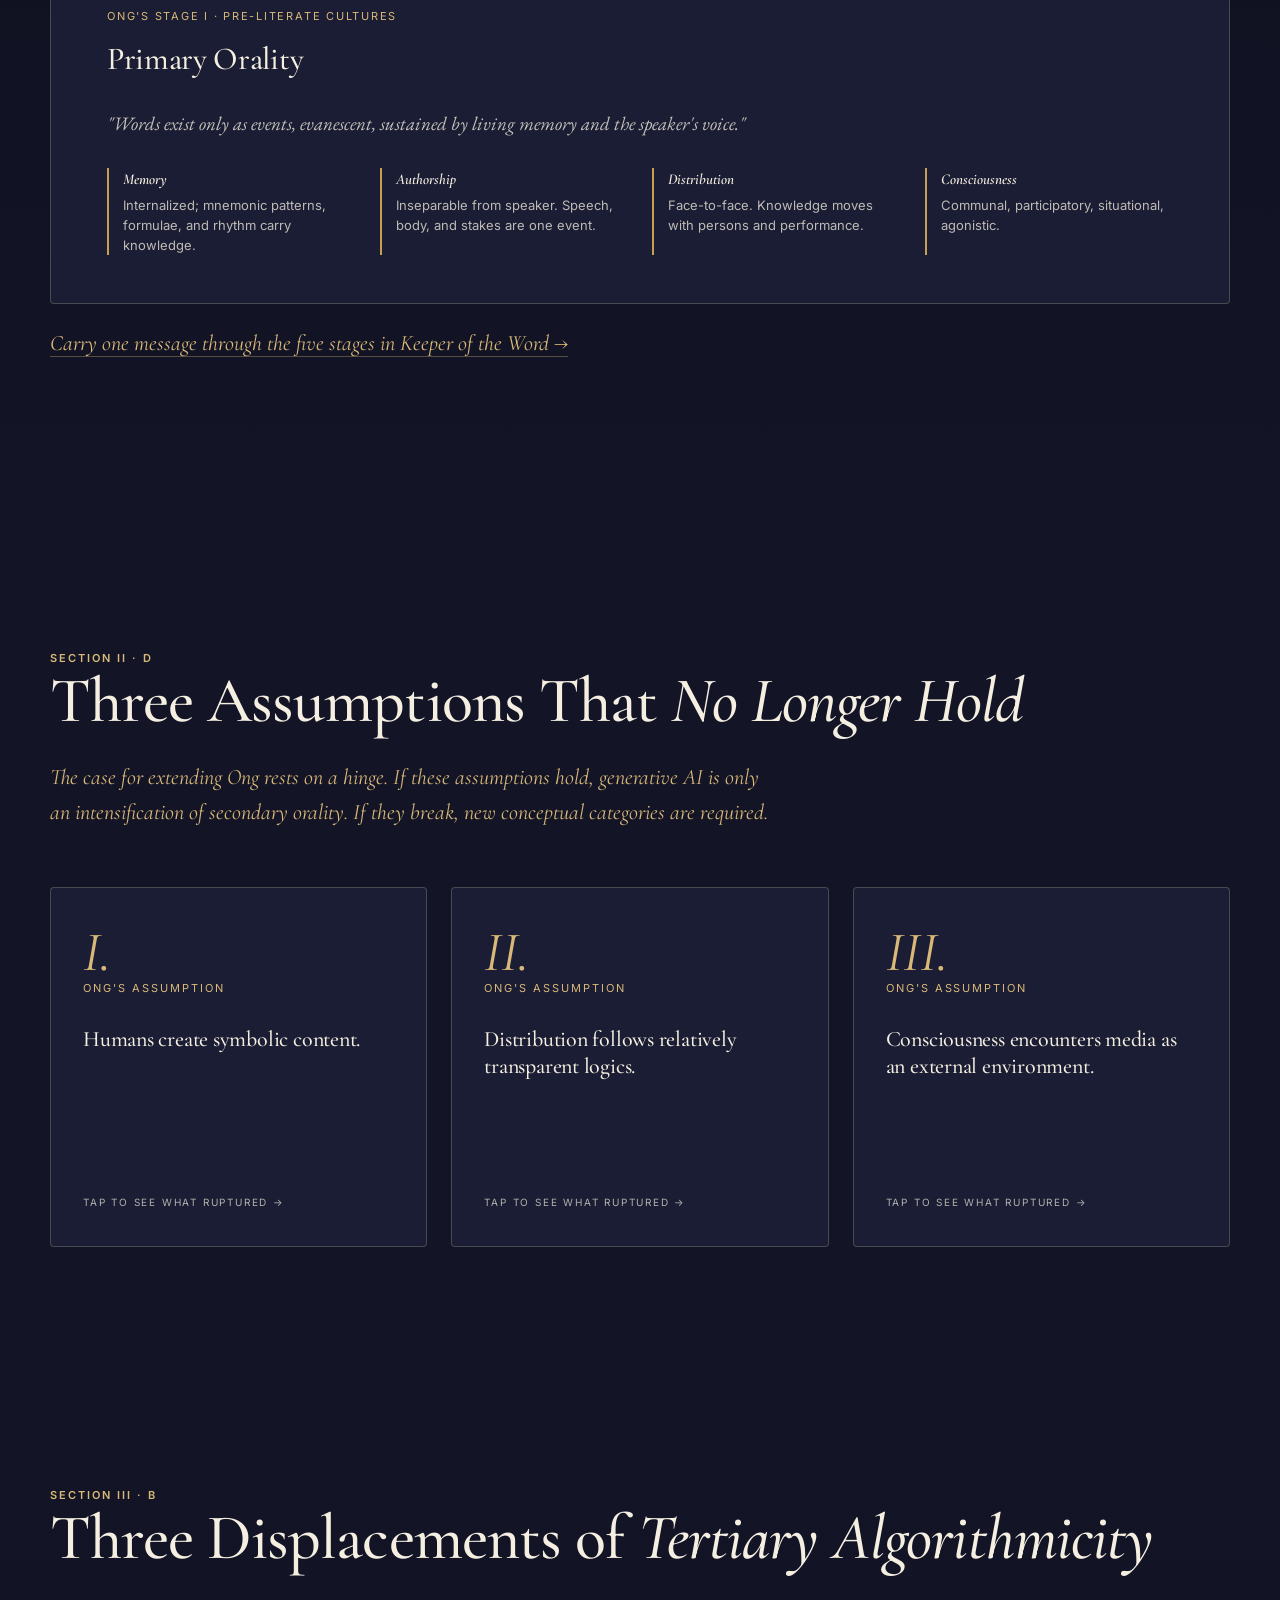
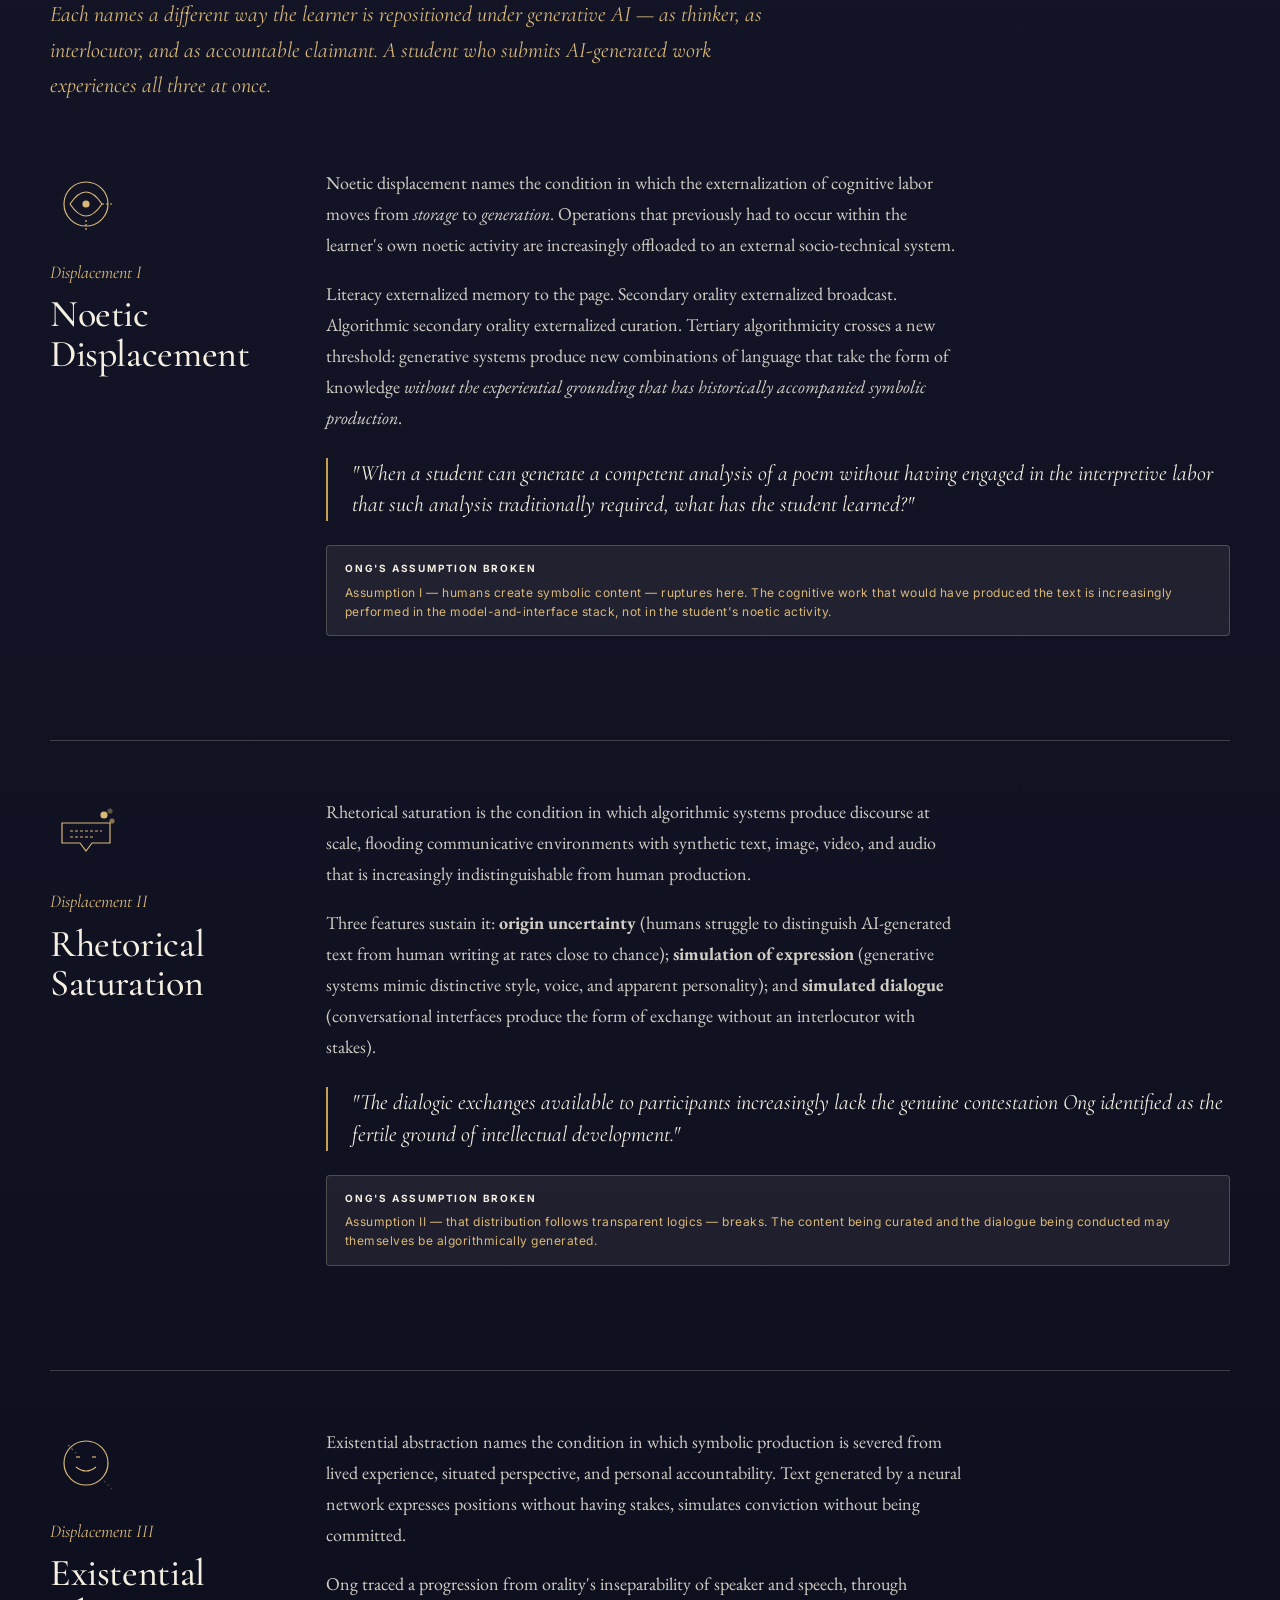
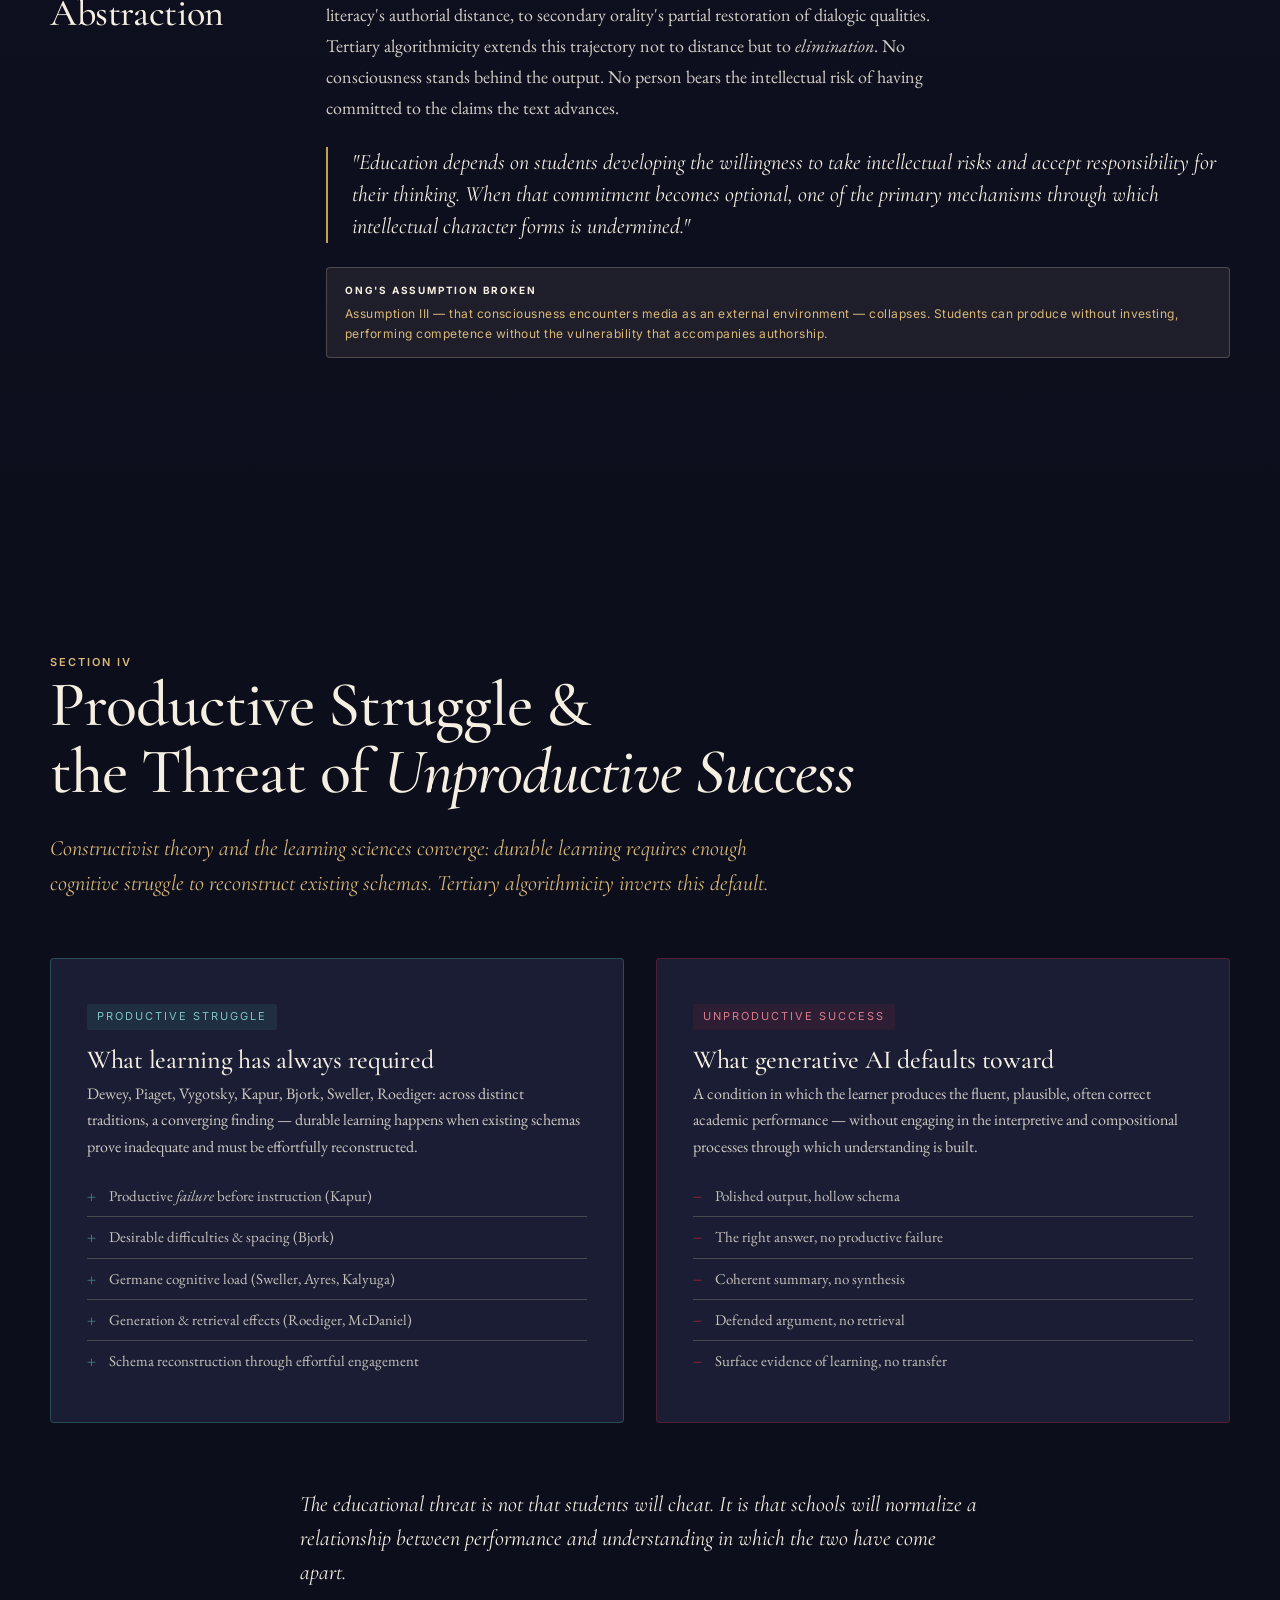
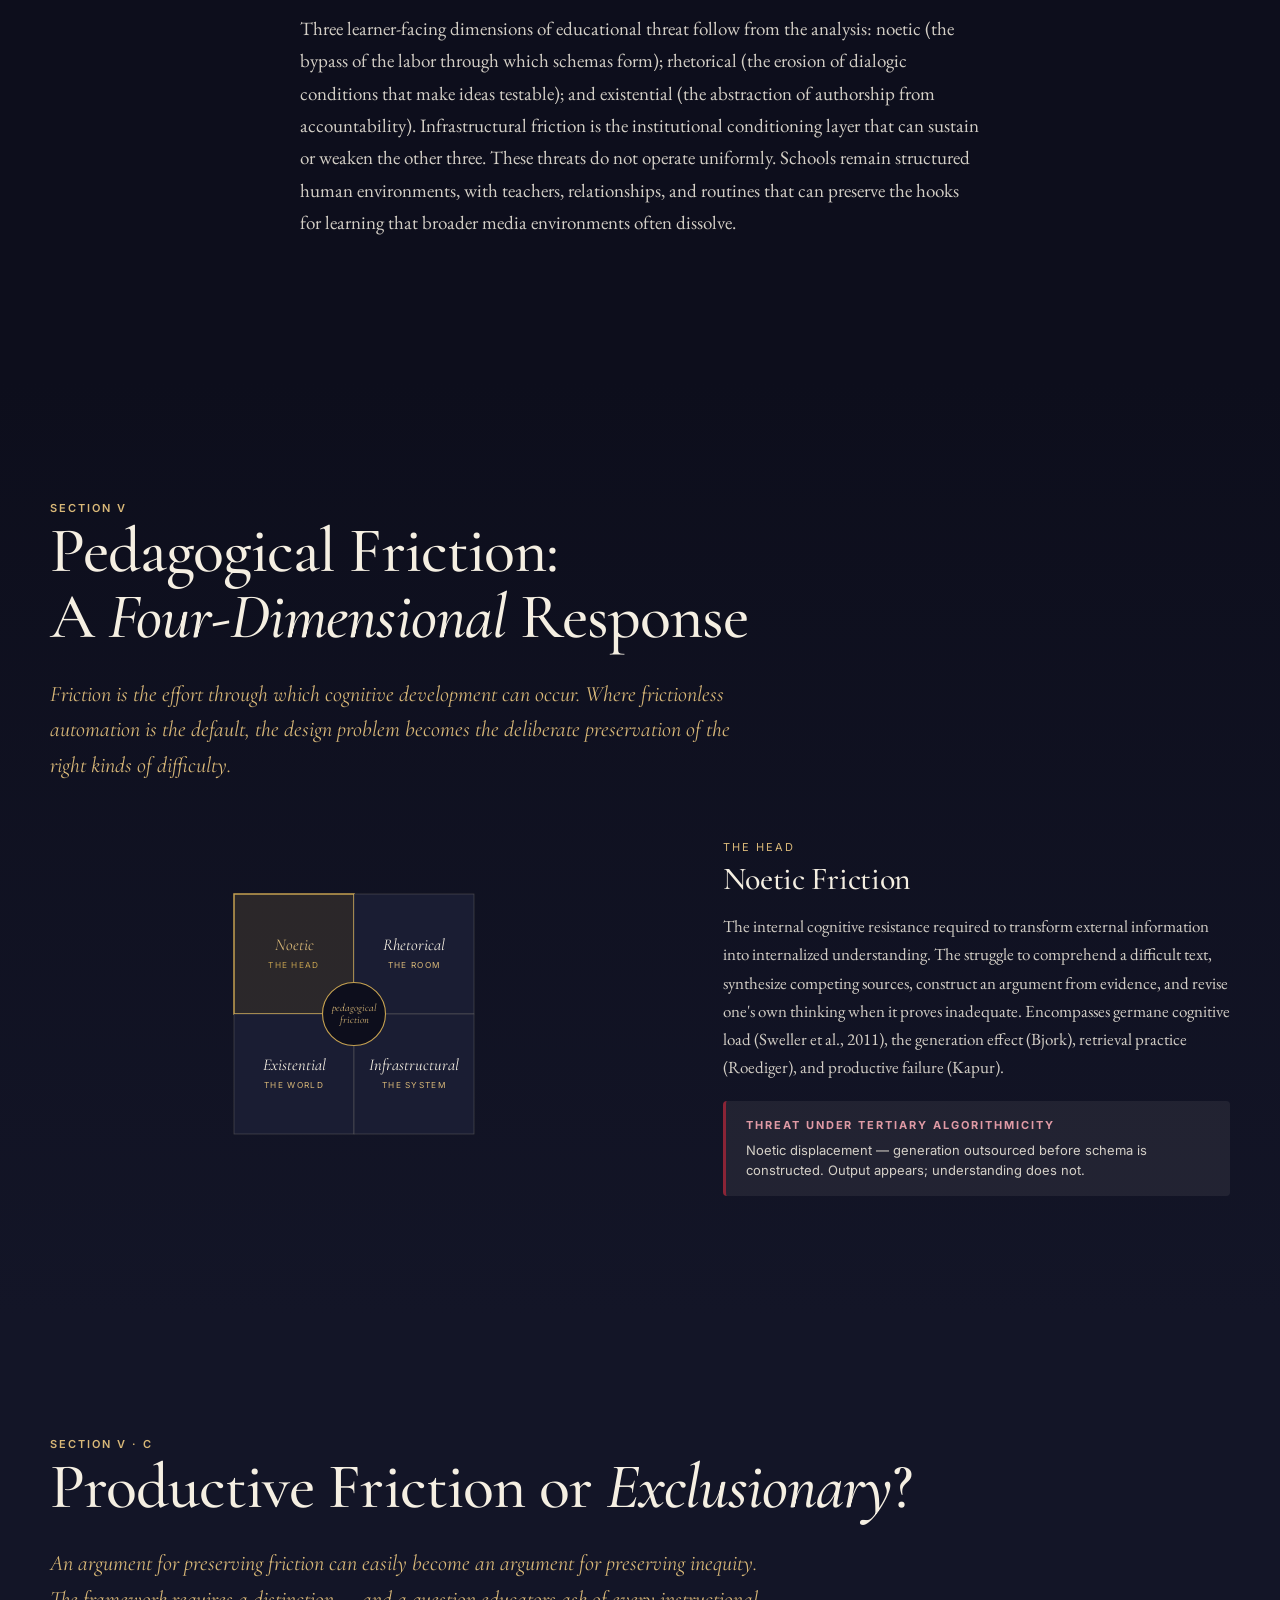
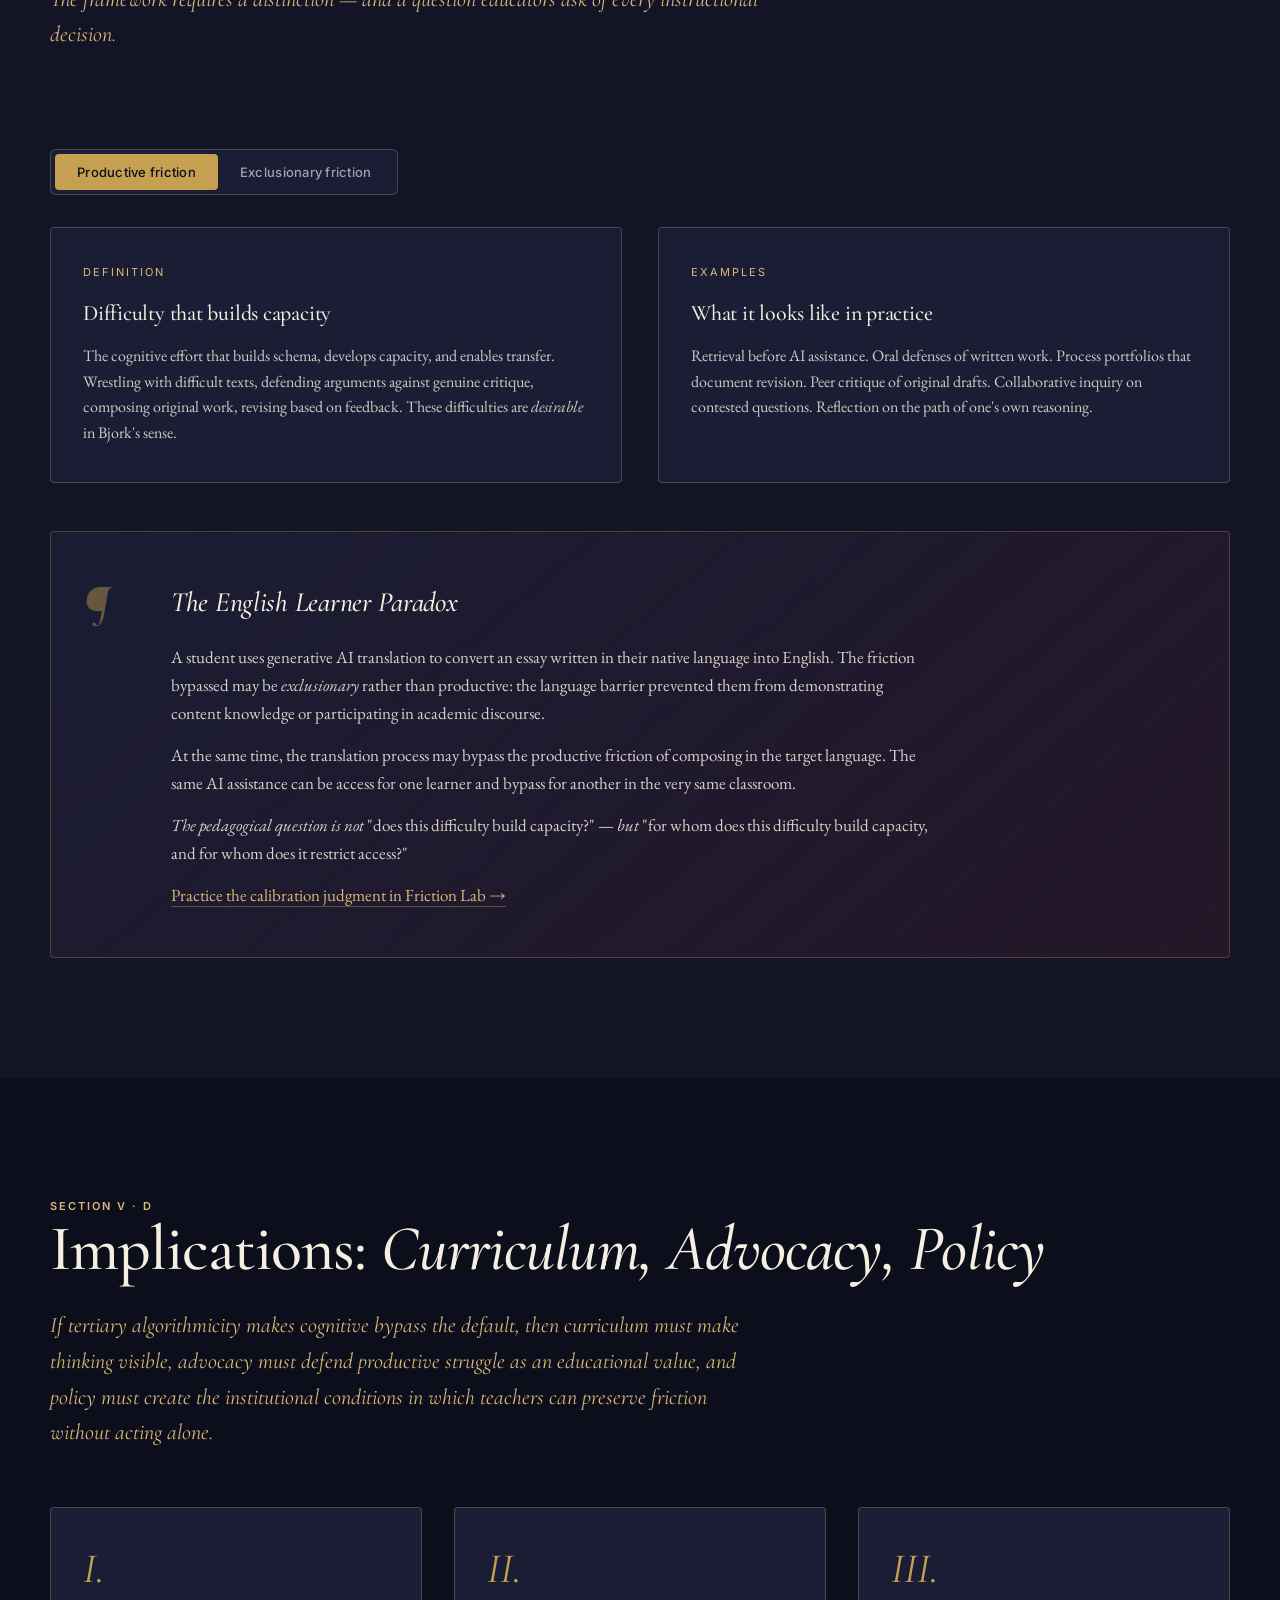
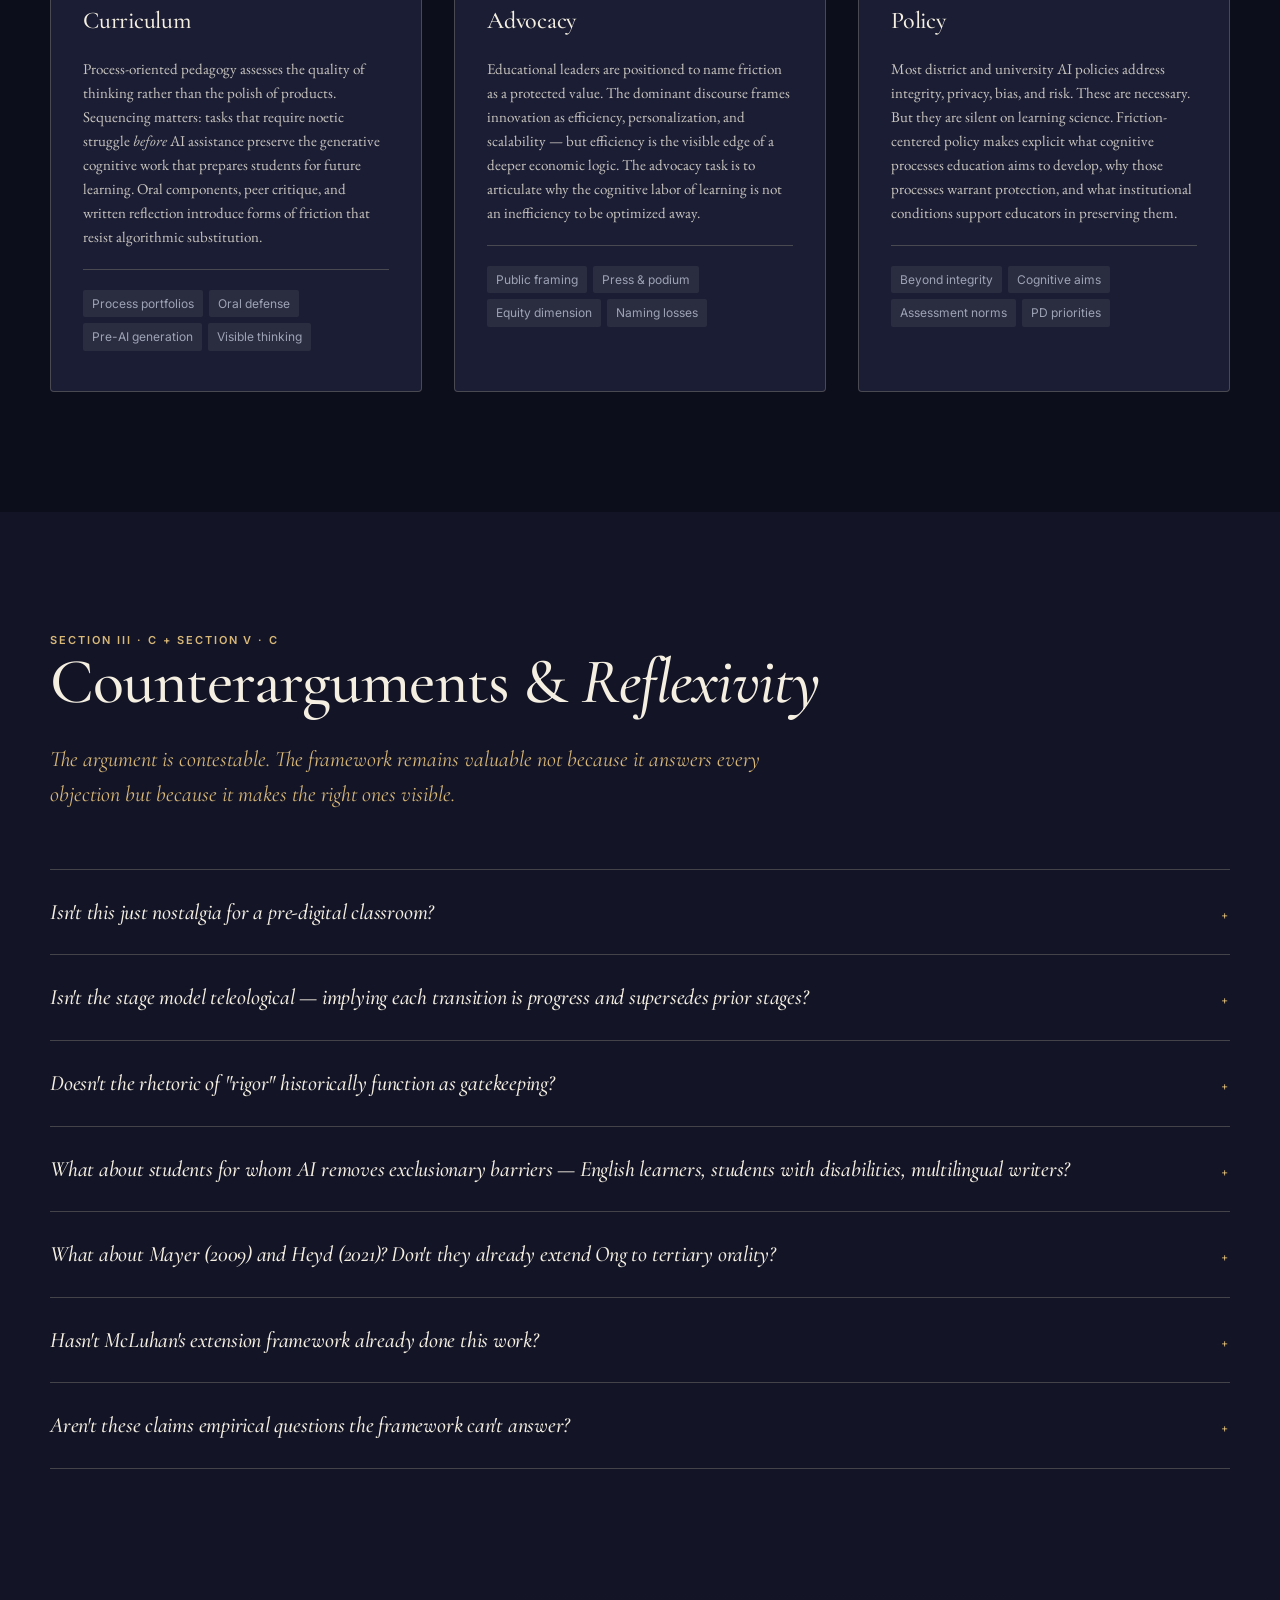
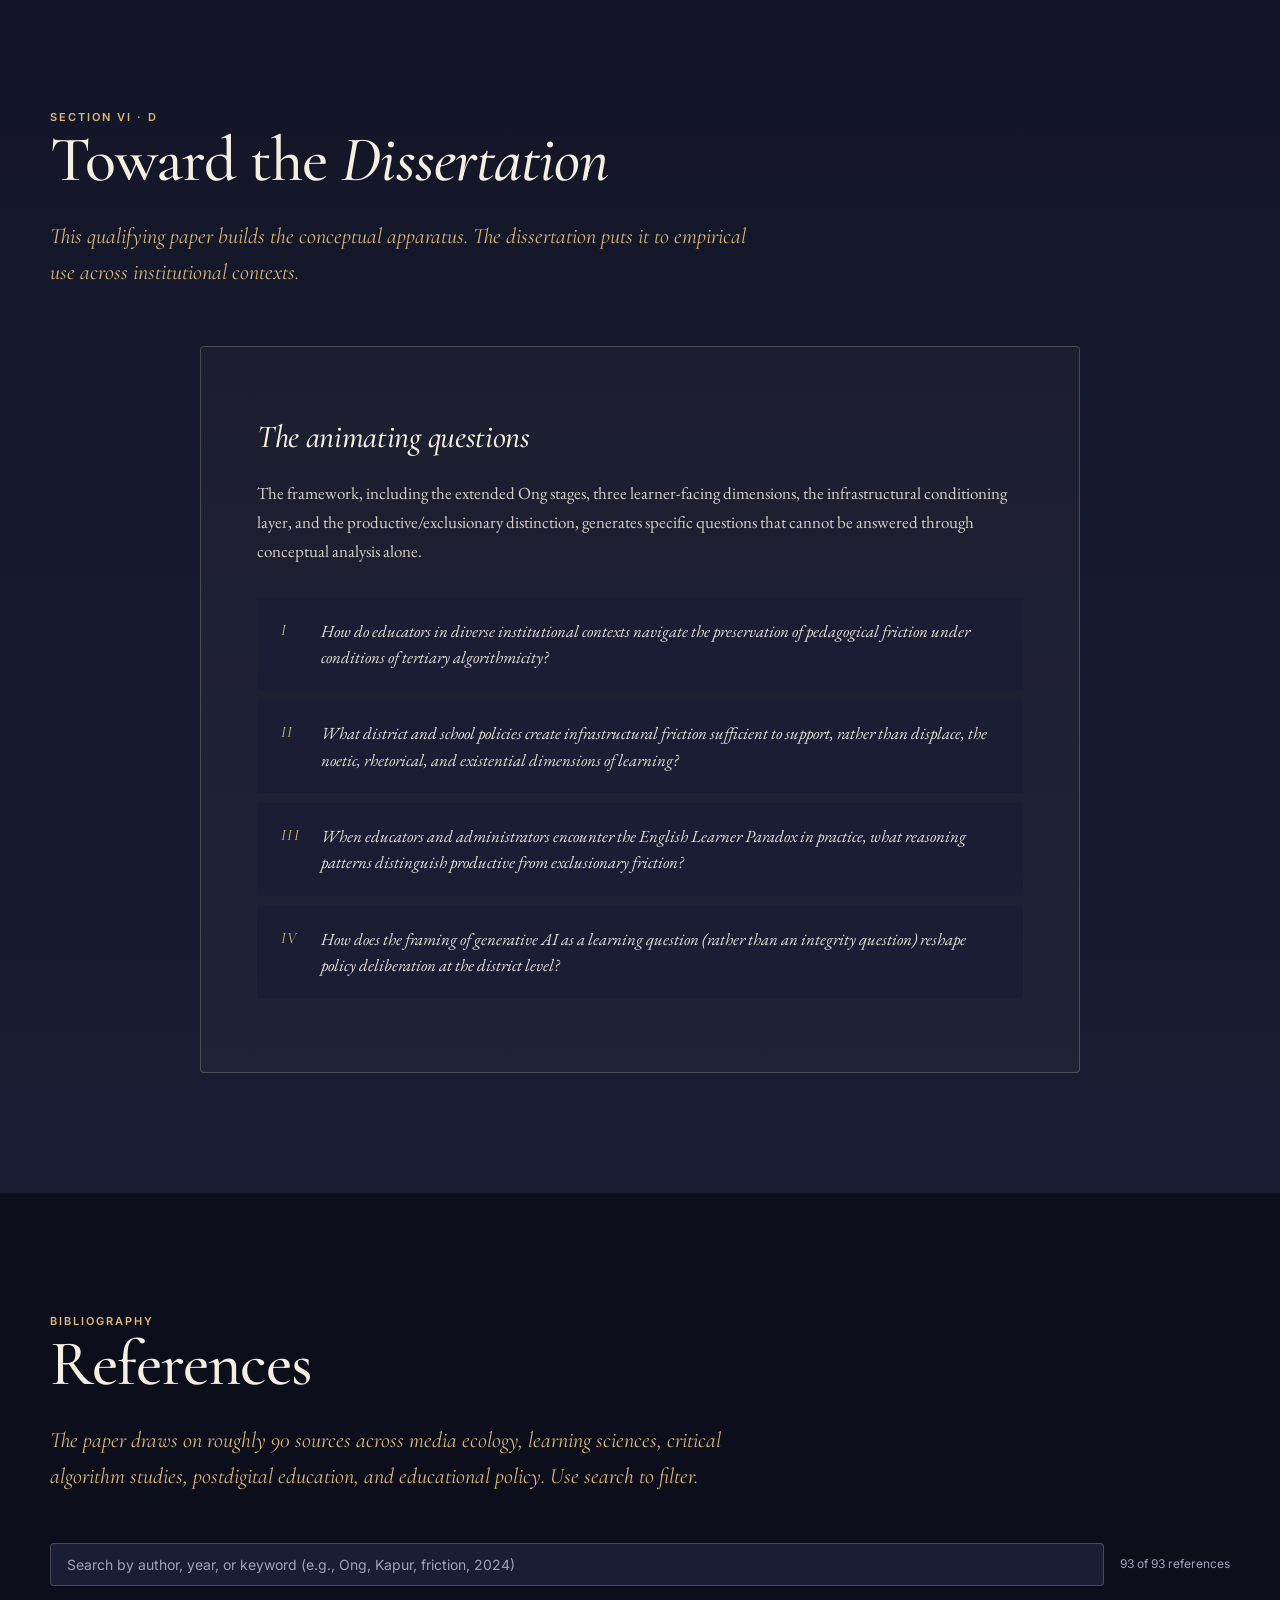
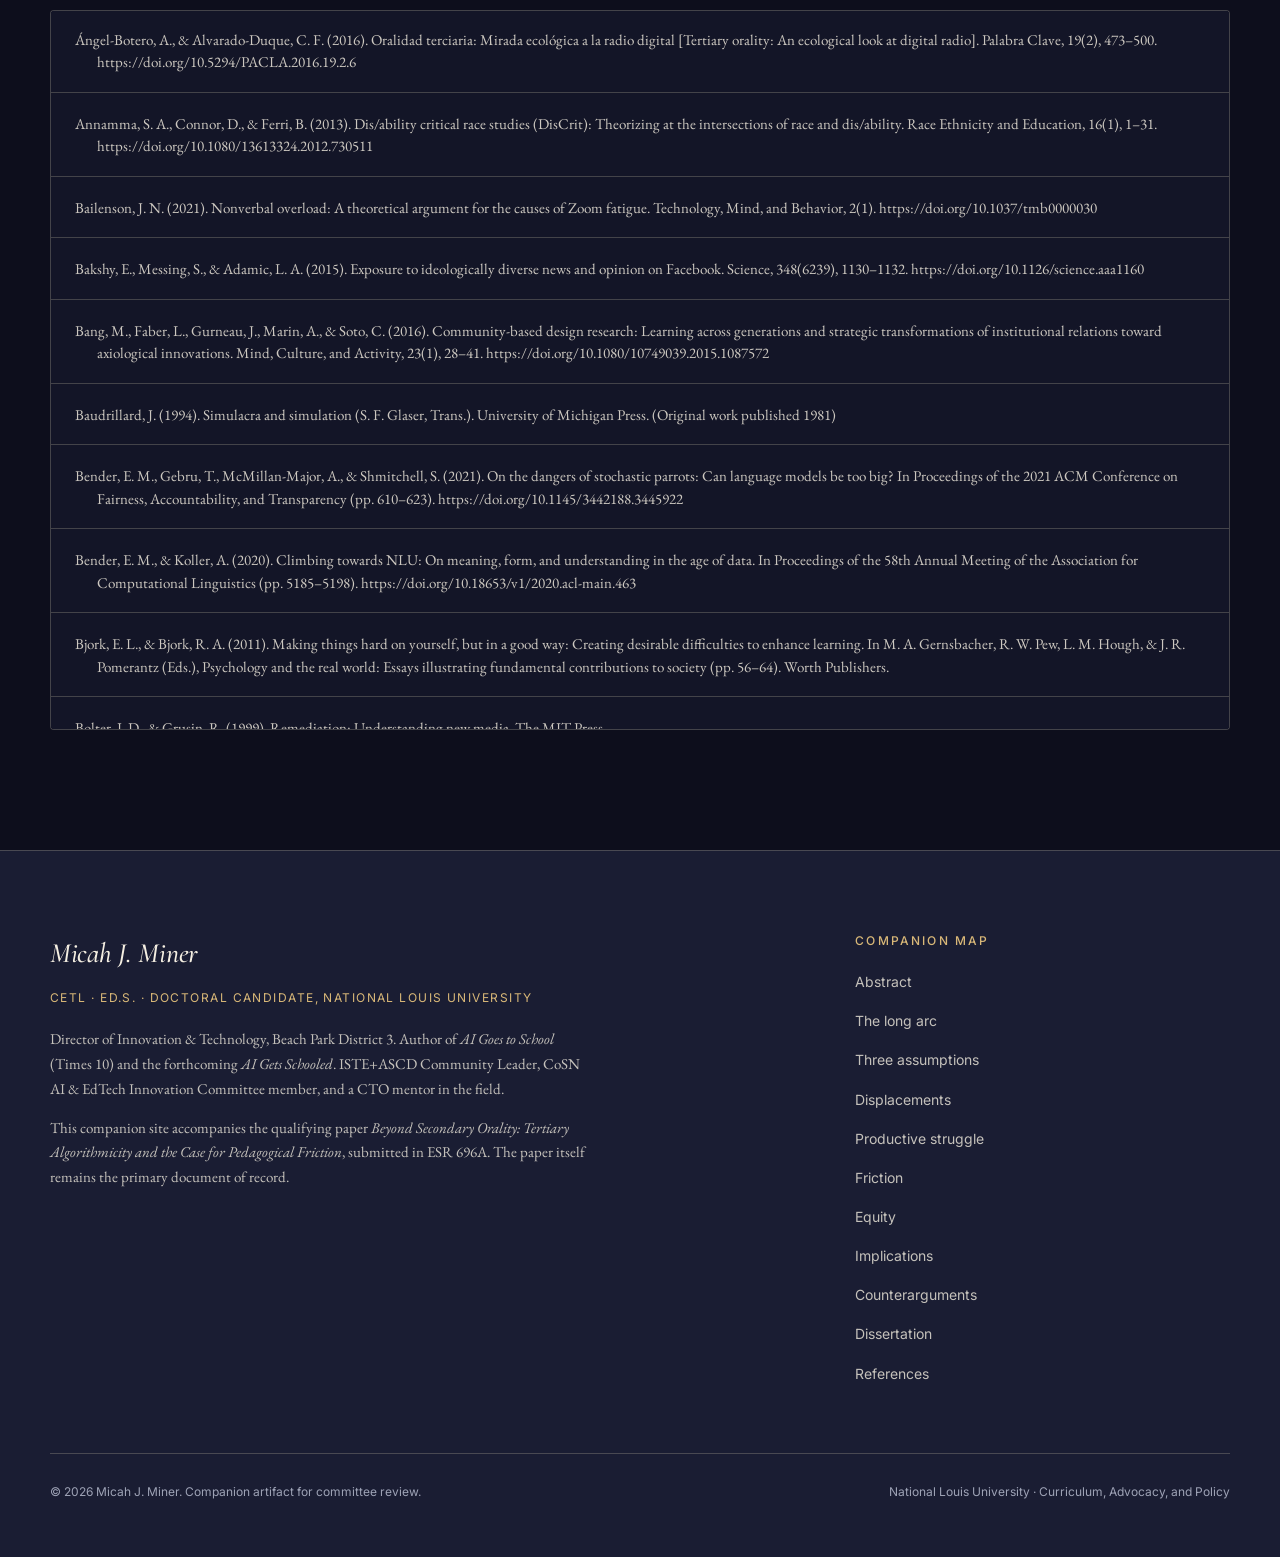
<file: tertiary-algorithmicity-companion/index.html>
<!doctype html>
<html lang="en">
<head>
<meta charset="utf-8" />
<meta name="viewport" content="width=device-width, initial-scale=1" />
<title>Beyond Secondary Orality — A Companion to the Qualifying Paper</title>
<meta name="description" content="An immersive companion to Micah J. Miner's qualifying paper on tertiary algorithmicity and pedagogical friction." />
<link rel="preconnect" href="https://fonts.googleapis.com" />
<link rel="preconnect" href="https://fonts.gstatic.com" crossorigin />
<link href="https://fonts.googleapis.com/css2?family=Cormorant+Garamond:ital,wght@0,400;0,500;0,600;0,700;1,400;1,500&family=EB+Garamond:ital,wght@0,400;0,500;0,600;1,400&family=Inter:wght@400;500;600;700&family=JetBrains+Mono:wght@400;500&display=swap" rel="stylesheet" />
<link rel="stylesheet" href="https://minerclass.github.io/tokens.css">
<style>
/* ========== Tokens ========== */
:root {
  /* Both --ink and --paper are dual-role on this page: --ink and its variants
     paint the dark grounds but also serve as text on the light panels, and
     --paper is mostly text but backs one panel. The shared tokens preserve
     both roles, since --mjm-bg stays dark and --mjm-ink stays light.
     Fallbacks are the pre-adoption values; the gold accents stay local. */
  --ink: var(--mjm-bg, #0d0e1c);
  --ink-2: #131527;
  --ink-3: #1a1d33;
  --paper: var(--mjm-ink, #f5efe2);
  --paper-2: #ebe3d2;
  --paper-warm: #f8f2e4;
  --rule: #d4c9af;
  --rule-dim: rgba(212, 201, 175, 0.25);
  --mjm-accent: var(--mjm-gold, #c4a050);
  --gold: #c4a050;
  --gold-2: #d9b878;
  --crimson: #8a2436;
  --teal: #3a7d7a;
  --slate: #4a5575;
  --muted: #9ea3b6;
  --soft: rgba(245, 239, 226, 0.07);
  --soft-2: rgba(245, 239, 226, 0.14);
  --shadow: 0 30px 80px -30px rgba(0,0,0,0.6);

  --serif-display: "Cormorant Garamond", "EB Garamond", Georgia, serif;
  --serif-body: "EB Garamond", Georgia, "Times New Roman", serif;
  --sans: "Inter", system-ui, -apple-system, "Segoe UI", sans-serif;
  --mono: "JetBrains Mono", ui-monospace, monospace;

  --maxw: 1180px;
  --prose: 680px;
}

* { box-sizing: border-box; }
html, body { margin: 0; padding: 0; }
html { scroll-behavior: smooth; }
body {
  font-family: var(--serif-body);
  background: var(--ink);
  color: var(--paper);
  font-size: 18px;
  line-height: 1.62;
  -webkit-font-smoothing: antialiased;
  text-rendering: optimizeLegibility;
  overflow-x: hidden;
}

::selection { background: var(--gold); color: var(--ink); }

a { color: var(--gold-2); text-decoration: none; border-bottom: 1px solid rgba(217, 184, 120, 0.35); transition: all 0.2s; }
a:hover { color: var(--paper); border-color: var(--paper); }

h1, h2, h3, h4 { font-family: var(--serif-display); font-weight: 500; letter-spacing: -0.01em; }
.eyebrow { font-family: var(--sans); text-transform: uppercase; letter-spacing: 0.18em; font-size: 11px; font-weight: 600; color: var(--gold-2); }

/* ========== Reading progress ========== */
#progress-bar {
  position: fixed; top: 0; left: 0; right: 0; height: 2px;
  background: transparent; z-index: 100;
}
#progress-bar > div {
  height: 100%; width: 0%;
  background: linear-gradient(90deg, var(--gold), var(--crimson));
  transition: width 0.1s linear;
}

/* ========== Sticky nav ========== */
header.nav {
  position: fixed; top: 0; left: 0; right: 0;
  z-index: 50;
  backdrop-filter: blur(14px);
  -webkit-backdrop-filter: blur(14px);
  background: rgba(13, 14, 28, 0.62);
  border-bottom: 1px solid var(--rule-dim);
  transition: transform 0.35s ease, background 0.35s ease;
}
header.nav.hidden { transform: translateY(-100%); }
.nav-inner {
  max-width: var(--maxw); margin: 0 auto;
  padding: 14px 28px;
  display: flex; align-items: center; gap: 24px;
}
.brand {
  font-family: var(--serif-display);
  font-size: 18px; font-style: italic;
  color: var(--paper); flex-shrink: 0;
  border: none;
}
.brand:hover { color: var(--gold-2); }
.brand small { font-family: var(--sans); font-style: normal; font-size: 10px; letter-spacing: 0.2em; text-transform: uppercase; color: var(--muted); display: block; margin-top: 2px; }
.nav-links { display: flex; gap: 4px; flex: 1; justify-content: flex-end; flex-wrap: wrap; }
.nav-links a {
  font-family: var(--sans); font-size: 12px; font-weight: 500;
  letter-spacing: 0.04em;
  padding: 8px 12px; border-radius: 4px;
  color: var(--paper); border: none;
  opacity: 0.7;
  transition: all 0.2s;
}
.nav-links a:hover { opacity: 1; background: var(--soft); }
.nav-links a.active { opacity: 1; color: var(--gold-2); }

/* ========== Layout ========== */
section { position: relative; padding: 120px 28px; }
.container { max-width: var(--maxw); margin: 0 auto; }
.prose { max-width: var(--prose); margin: 0 auto; }
.prose p { margin: 0 0 1.1em; font-size: 19px; line-height: 1.7; color: rgba(245, 239, 226, 0.86); }
.prose p.lead { font-size: 22px; line-height: 1.55; color: var(--paper); font-family: var(--serif-display); font-style: italic; }
.section-title { font-family: var(--serif-display); font-size: clamp(38px, 5vw, 64px); line-height: 1.04; margin: 0 0 0.4em; letter-spacing: -0.015em; }
.section-sub { font-family: var(--serif-display); font-style: italic; color: var(--gold-2); font-size: 22px; margin-bottom: 48px; max-width: 720px; }
.rule { display: block; width: 64px; height: 1px; background: var(--gold); margin: 32px 0; opacity: 0.65; }

/* ========== Hero ========== */
.hero {
  min-height: 100vh;
  padding: 80px 28px 100px;
  display: flex; flex-direction: column; justify-content: center;
  position: relative; overflow: hidden;
  background: radial-gradient(ellipse at 80% 20%, rgba(196,160,80,0.06), transparent 55%),
              radial-gradient(ellipse at 10% 90%, rgba(138,36,54,0.08), transparent 55%),
              var(--ink);
}
#hero-canvas { position: absolute; inset: 0; z-index: 0; opacity: 0.55; }
.hero-inner { position: relative; z-index: 2; max-width: 1080px; margin: 0 auto; width: 100%; }
.hero .eyebrow { margin-bottom: 28px; }
.hero h1 {
  font-family: var(--serif-display);
  font-size: clamp(48px, 8vw, 120px);
  line-height: 0.98;
  font-weight: 500;
  margin: 0 0 0.3em;
  letter-spacing: -0.025em;
}
.hero h1 em { font-style: italic; color: var(--gold-2); font-weight: 400; }
.hero .subtitle {
  font-family: var(--serif-display);
  font-style: italic;
  font-size: clamp(22px, 2.6vw, 30px);
  color: rgba(245, 239, 226, 0.78);
  max-width: 780px;
  margin: 0 0 56px;
  line-height: 1.4;
}
.hero-meta {
  display: flex; gap: 36px; flex-wrap: wrap;
  font-family: var(--sans); font-size: 13px; color: var(--muted);
  border-top: 1px solid var(--rule-dim);
  padding-top: 28px;
  max-width: 780px;
}
.hero-meta div strong { color: var(--paper); font-weight: 600; display: block; margin-bottom: 2px; font-family: var(--sans); }
.hero-meta div em { color: var(--gold-2); font-style: italic; font-family: var(--serif-display); }
.scroll-cue {
  position: absolute; bottom: 36px; left: 50%; transform: translateX(-50%);
  font-family: var(--sans); font-size: 10px; letter-spacing: 0.3em; text-transform: uppercase;
  color: var(--muted); z-index: 2;
  display: flex; flex-direction: column; align-items: center; gap: 10px;
}
.scroll-cue::after {
  content: ""; width: 1px; height: 36px;
  background: linear-gradient(180deg, var(--gold-2), transparent);
  animation: scrollPulse 2.2s ease-in-out infinite;
}
@keyframes scrollPulse {
  0%, 100% { transform: scaleY(0.6); opacity: 0.3; }
  50% { transform: scaleY(1); opacity: 1; }
}

/* ========== Abstract ========== */
#abstract { background: var(--ink); }
.abstract-card {
  max-width: 860px; margin: 0 auto;
  background: var(--paper);
  color: var(--ink);
  padding: 72px 68px;
  position: relative;
  font-family: var(--serif-body);
  box-shadow: var(--shadow);
  border-radius: 2px;
}
.abstract-card::before {
  content: ""; position: absolute; top: 24px; left: 24px; right: 24px; bottom: 24px;
  border: 1px solid rgba(13, 14, 28, 0.08); pointer-events: none;
}
.abstract-card .eyebrow { color: var(--crimson); margin-bottom: 24px; }
.abstract-card h2 {
  font-family: var(--serif-display); font-size: 36px;
  color: var(--ink); margin: 0 0 24px; font-style: italic; font-weight: 500;
}
.abstract-card p { font-size: 18px; line-height: 1.65; margin: 0 0 18px; }
.abstract-card .keywords {
  font-family: var(--sans); font-size: 13px; color: var(--slate);
  margin-top: 28px; padding-top: 24px; border-top: 1px solid var(--rule);
}
.abstract-card .keywords strong { color: var(--ink); }

.ai-disclosure {
  max-width: 860px; margin: 36px auto 0;
  padding: 24px 32px;
  background: var(--soft);
  border-left: 3px solid var(--gold);
  font-size: 15px; color: rgba(245, 239, 226, 0.85);
  font-family: var(--sans);
  border-radius: 0 4px 4px 0;
}
.ai-disclosure strong { color: var(--gold-2); display: block; font-size: 11px; letter-spacing: 0.18em; text-transform: uppercase; margin-bottom: 10px; }

/* ========== The Arc ========== */
#arc { background: linear-gradient(180deg, var(--ink), var(--ink-2)); }
.arc-wrap { margin-top: 64px; }
.arc-timeline {
  position: relative;
  display: grid;
  grid-template-columns: repeat(5, 1fr);
  gap: 12px;
  padding: 32px 0;
}
.arc-line {
  position: absolute; left: 5%; right: 5%;
  top: 56px; height: 1px;
  background: linear-gradient(90deg, transparent, var(--rule), var(--gold), var(--crimson), transparent);
  z-index: 0;
}
.arc-node {
  position: relative; z-index: 1;
  background: transparent; border: none; color: var(--paper);
  text-align: center; cursor: pointer;
  padding: 0; font: inherit;
}
.arc-dot {
  width: 18px; height: 18px; border-radius: 50%;
  background: var(--ink-3);
  border: 2px solid var(--rule);
  margin: 48px auto 18px;
  transition: all 0.3s ease;
  position: relative;
}
.arc-dot::after {
  content: ""; position: absolute; inset: -8px; border-radius: 50%;
  border: 1px solid transparent; transition: all 0.3s ease;
}
.arc-node:hover .arc-dot { background: var(--gold); border-color: var(--gold); transform: scale(1.15); }
.arc-node.active .arc-dot { background: var(--crimson); border-color: var(--crimson); }
.arc-node.active .arc-dot::after { border-color: rgba(138, 36, 54, 0.4); inset: -12px; }
.arc-label {
  font-family: var(--sans); font-size: 11px; letter-spacing: 0.14em; text-transform: uppercase;
  color: var(--muted); transition: color 0.25s;
}
.arc-name {
  font-family: var(--serif-display); font-size: clamp(16px, 1.5vw, 19px);
  margin: 6px 0 4px; color: var(--paper); line-height: 1.2;
}
.arc-era {
  font-family: var(--sans); font-size: 11px; color: var(--gold-2); font-style: italic;
}
.arc-node.new .arc-name::after { content: " ✦"; color: var(--crimson); }
.arc-node:hover .arc-label, .arc-node.active .arc-label { color: var(--gold-2); }

.arc-detail {
  margin-top: 56px;
  background: var(--ink-3);
  border: 1px solid var(--rule-dim);
  border-radius: 4px;
  padding: 48px 56px;
  min-height: 280px;
  position: relative;
  transition: opacity 0.25s;
}
.arc-detail h3 {
  margin: 0 0 8px; font-size: 32px; color: var(--paper);
}
.arc-detail .arc-tag { font-family: var(--sans); font-size: 11px; letter-spacing: 0.16em; text-transform: uppercase; color: var(--gold-2); margin-bottom: 8px; }
.arc-detail .arc-quote { font-style: italic; color: rgba(245, 239, 226, 0.78); font-size: 19px; line-height: 1.6; margin: 24px 0; }
.arc-detail .arc-features { display: grid; grid-template-columns: repeat(auto-fit, minmax(220px, 1fr)); gap: 24px; margin-top: 28px; }
.arc-detail .arc-feature { font-family: var(--sans); font-size: 13px; line-height: 1.55; color: rgba(245, 239, 226, 0.75); padding-left: 14px; border-left: 2px solid var(--gold); }
.arc-detail .arc-feature strong { display: block; color: var(--paper); margin-bottom: 4px; font-family: var(--serif-display); font-size: 15px; font-style: italic; font-weight: 600; }

/* ========== Rupture (3 assumptions) ========== */
#rupture { background: var(--ink-2); }
.assumption-grid {
  display: grid; grid-template-columns: repeat(auto-fit, minmax(280px, 1fr));
  gap: 24px; margin-top: 56px;
}
.assumption-card {
  perspective: 1200px;
  height: 360px;
  cursor: pointer;
}
.assumption-inner {
  position: relative; width: 100%; height: 100%;
  transition: transform 0.7s cubic-bezier(0.4, 0.2, 0.2, 1);
  transform-style: preserve-3d;
}
.assumption-card.flipped .assumption-inner { transform: rotateY(180deg); }
.assumption-face {
  position: absolute; inset: 0;
  backface-visibility: hidden; -webkit-backface-visibility: hidden;
  padding: 36px 32px;
  border-radius: 4px;
  display: flex; flex-direction: column;
  border: 1px solid var(--rule-dim);
}
.assumption-front { background: var(--ink-3); }
.assumption-back { background: linear-gradient(160deg, var(--crimson), #6a1c2a); transform: rotateY(180deg); color: var(--paper); }
.assumption-num {
  font-family: var(--serif-display); font-size: 56px; line-height: 1; color: var(--gold-2); font-style: italic;
}
.assumption-label { font-family: var(--sans); font-size: 11px; letter-spacing: 0.18em; text-transform: uppercase; color: var(--gold-2); margin-bottom: 14px; }
.assumption-front h3 { font-size: 22px; margin: 14px 0 0; line-height: 1.25; color: var(--paper); flex: 1; }
.assumption-back h3 { font-size: 22px; margin: 14px 0 12px; color: var(--paper); }
.assumption-back p { font-family: var(--serif-body); font-size: 16px; line-height: 1.55; color: rgba(245, 239, 226, 0.92); margin: 0; flex: 1; }
.assumption-flip { font-family: var(--sans); font-size: 10px; letter-spacing: 0.18em; text-transform: uppercase; margin-top: 16px; opacity: 0.7; }
.assumption-back .assumption-flip { color: rgba(245, 239, 226, 0.7); }

/* ========== Displacements ========== */
#displacements { background: linear-gradient(180deg, var(--ink-2), var(--ink)); }
.displ-stack { margin-top: 64px; display: flex; flex-direction: column; gap: 48px; }
.displ {
  display: grid; grid-template-columns: 220px 1fr;
  gap: 56px;
  padding: 56px 0;
  border-top: 1px solid var(--rule-dim);
  align-items: start;
}
.displ:first-child { border-top: none; padding-top: 0; }
.displ-side { position: sticky; top: 100px; }
.displ-num { font-family: var(--serif-display); font-style: italic; color: var(--gold-2); font-size: 18px; }
.displ-side h3 { font-size: clamp(28px, 3vw, 38px); margin: 8px 0 12px; line-height: 1.05; }
.displ-side .displ-icon {
  width: 72px; height: 72px;
  margin-bottom: 18px;
  display: flex; align-items: center; justify-content: center;
}
.displ-body p { font-size: 18px; line-height: 1.72; color: rgba(245, 239, 226, 0.85); margin: 0 0 18px; max-width: 640px; }
.displ-body .pull {
  font-family: var(--serif-display); font-style: italic; font-size: 22px; line-height: 1.45;
  border-left: 2px solid var(--gold); padding-left: 24px;
  color: var(--paper);
  margin: 24px 0;
}
.displ-body .ong-broken {
  margin-top: 24px;
  font-family: var(--sans); font-size: 12px; letter-spacing: 0.04em;
  color: var(--gold-2); padding: 14px 18px;
  border: 1px solid var(--rule-dim);
  border-radius: 4px;
  background: var(--soft);
}
.displ-body .ong-broken strong { color: var(--paper); display: block; font-size: 10px; letter-spacing: 0.18em; text-transform: uppercase; margin-bottom: 6px; }

/* ========== Stakes / unproductive success ========== */
#stakes { background: var(--ink); }
.stakes-compare {
  display: grid; grid-template-columns: 1fr 1fr; gap: 32px; margin-top: 56px;
}
.stakes-col {
  padding: 40px 36px;
  border-radius: 4px;
  border: 1px solid var(--rule-dim);
  background: var(--ink-3);
  position: relative;
}
.stakes-col.bad { border-color: rgba(138, 36, 54, 0.5); }
.stakes-col.good { border-color: rgba(58, 125, 122, 0.5); }
.stakes-col h3 { font-size: 26px; margin: 0 0 6px; line-height: 1.2; }
.stakes-col .tag { font-family: var(--sans); font-size: 11px; letter-spacing: 0.18em; text-transform: uppercase; margin-bottom: 14px; display: inline-block; padding: 4px 10px; border-radius: 2px; }
.stakes-col.bad .tag { background: rgba(138, 36, 54, 0.18); color: #d97b8b; }
.stakes-col.good .tag { background: rgba(58, 125, 122, 0.18); color: #7cc4c1; }
.stakes-col p { font-size: 16px; line-height: 1.65; color: rgba(245, 239, 226, 0.82); margin: 0 0 16px; }
.stakes-col ul { margin: 14px 0 0; padding: 0; list-style: none; }
.stakes-col li { font-size: 15px; color: rgba(245, 239, 226, 0.78); padding: 8px 0 8px 22px; position: relative; border-top: 1px solid var(--rule-dim); }
.stakes-col li:first-child { border-top: none; }
.stakes-col.good li::before { content: "+"; position: absolute; left: 0; color: var(--teal); font-weight: 700; }
.stakes-col.bad li::before { content: "−"; position: absolute; left: 0; color: var(--crimson); font-weight: 700; }

/* ========== Friction wheel ========== */
#friction { background: linear-gradient(180deg, var(--ink), var(--ink-2)); }
.friction-stage {
  display: grid; grid-template-columns: 1.2fr 1fr; gap: 64px;
  margin-top: 56px;
  align-items: center;
}
.friction-svg-wrap {
  position: relative;
  aspect-ratio: 1 / 1;
  max-width: 540px;
  margin: 0 auto;
}
.friction-svg { width: 100%; height: 100%; cursor: pointer; }
.friction-quad {
  fill: var(--ink-3);
  stroke: var(--rule-dim);
  stroke-width: 1;
  transition: all 0.35s ease;
  cursor: pointer;
}
.friction-quad:hover { fill: var(--ink-2); }
.friction-quad.active { fill: rgba(196, 160, 80, 0.15); stroke: var(--gold); stroke-width: 2; }
.friction-q-label {
  font-family: var(--serif-display); font-size: 22px; font-style: italic;
  fill: var(--paper); text-anchor: middle;
  pointer-events: none;
  transition: fill 0.25s;
}
.friction-q-sub {
  font-family: var(--sans); font-size: 11px; letter-spacing: 0.16em; text-transform: uppercase;
  fill: var(--gold-2); text-anchor: middle; pointer-events: none;
}
.friction-q-label.active { fill: var(--gold-2); }
.friction-q-sub.active { fill: var(--gold); }
.friction-center {
  fill: var(--ink); stroke: var(--gold); stroke-width: 1.5;
}
.friction-center-text {
  fill: var(--gold-2); font-family: var(--serif-display); font-style: italic;
  font-size: 14px; text-anchor: middle; pointer-events: none;
}

.friction-detail h3 { font-size: 32px; margin: 4px 0 6px; line-height: 1.1; }
.friction-detail .friction-tag { font-family: var(--sans); font-size: 11px; letter-spacing: 0.18em; text-transform: uppercase; color: var(--gold-2); }
.friction-detail p { font-size: 17px; line-height: 1.65; color: rgba(245, 239, 226, 0.85); margin: 16px 0; }
.friction-detail .friction-against {
  font-family: var(--sans); font-size: 13px; padding: 16px 20px;
  background: var(--soft); border-radius: 4px;
  border-left: 3px solid var(--crimson);
  color: rgba(245, 239, 226, 0.85);
  line-height: 1.55;
  margin-top: 20px;
}
.friction-detail .friction-against strong { color: #e09aa5; display: block; font-size: 11px; letter-spacing: 0.18em; text-transform: uppercase; margin-bottom: 6px; }

/* ========== Equity / paradox ========== */
#equity { background: var(--ink-2); }
.equity-toggle {
  display: inline-flex; gap: 0; margin: 48px 0 32px;
  background: var(--ink-3); padding: 4px; border-radius: 6px;
  border: 1px solid var(--rule-dim);
}
.equity-toggle button {
  font-family: var(--sans); font-size: 13px; font-weight: 500;
  color: var(--muted); background: transparent; border: none;
  padding: 10px 22px; border-radius: 4px; cursor: pointer;
  transition: all 0.25s; letter-spacing: 0.02em;
}
.equity-toggle button.active { background: var(--gold); color: var(--ink); }

.equity-panel { display: none; }
.equity-panel.active { display: block; animation: fadeIn 0.35s ease; }
@keyframes fadeIn { from { opacity: 0; transform: translateY(8px); } to { opacity: 1; transform: translateY(0); } }
.equity-grid { display: grid; grid-template-columns: 1fr 1fr; gap: 36px; }
.equity-card {
  padding: 36px 32px; border-radius: 4px;
  background: var(--ink-3); border: 1px solid var(--rule-dim);
}
.equity-card h3 { font-size: 22px; margin: 0 0 6px; }
.equity-card .equity-tag { font-family: var(--sans); font-size: 11px; letter-spacing: 0.18em; text-transform: uppercase; color: var(--gold-2); margin-bottom: 14px; display: block; }
.equity-card p { font-size: 16px; line-height: 1.6; margin: 12px 0 0; color: rgba(245, 239, 226, 0.82); }

.paradox-callout {
  margin-top: 48px; padding: 48px 56px;
  background: linear-gradient(140deg, var(--ink-3), rgba(138, 36, 54, 0.15));
  border: 1px solid rgba(196, 160, 80, 0.3);
  border-radius: 4px;
  position: relative;
}
.paradox-callout::before {
  content: "¶"; position: absolute; top: 32px; left: 32px;
  font-family: var(--serif-display); font-size: 48px; color: var(--gold);
  opacity: 0.45; font-style: italic;
}
.paradox-callout h4 { font-family: var(--serif-display); font-style: italic; font-size: 28px; margin: 0 0 18px 64px; color: var(--paper); }
.paradox-callout p { margin: 0 0 14px 64px; font-size: 17px; line-height: 1.65; color: rgba(245, 239, 226, 0.86); max-width: 760px; }
.paradox-callout p:last-child { margin-bottom: 0; }

/* ========== Implications ========== */
#implications { background: var(--ink); }
.impl-grid { display: grid; grid-template-columns: repeat(3, 1fr); gap: 32px; margin-top: 56px; }
.impl-card {
  padding: 40px 32px;
  background: var(--ink-3); border-radius: 4px;
  border: 1px solid var(--rule-dim);
  position: relative;
  transition: all 0.3s ease;
}
.impl-card:hover { border-color: var(--gold); transform: translateY(-3px); }
.impl-card .impl-num { font-family: var(--serif-display); font-style: italic; font-size: 42px; color: var(--gold); line-height: 1; }
.impl-card h3 { font-size: 24px; margin: 12px 0 16px; }
.impl-card p { font-size: 15px; line-height: 1.6; color: rgba(245, 239, 226, 0.8); margin: 0; }
.impl-card .impl-aspects {
  margin-top: 20px; padding-top: 20px; border-top: 1px solid var(--rule-dim);
  font-family: var(--sans); font-size: 12px; color: var(--muted);
  display: flex; flex-wrap: wrap; gap: 6px;
}
.impl-aspects span { padding: 4px 9px; background: var(--soft); border-radius: 2px; }

/* ========== Counterarguments ========== */
#counterarguments { background: var(--ink-2); }
.counter-list { margin-top: 56px; }
.counter-item {
  border-top: 1px solid var(--rule-dim);
  padding: 28px 0;
  cursor: pointer;
  transition: background 0.2s;
}
.counter-item:last-child { border-bottom: 1px solid var(--rule-dim); }
.counter-q { display: flex; align-items: baseline; justify-content: space-between; gap: 24px; }
.counter-q h3 {
  font-family: var(--serif-display); font-style: italic; font-size: 22px;
  margin: 0; color: var(--paper); flex: 1; line-height: 1.3;
}
.counter-toggle {
  font-family: var(--sans); font-size: 11px; letter-spacing: 0.2em; text-transform: uppercase;
  color: var(--gold-2); flex-shrink: 0;
  transition: transform 0.3s;
}
.counter-item.open .counter-toggle { transform: rotate(45deg); }
.counter-a {
  max-height: 0; overflow: hidden;
  transition: max-height 0.45s ease;
}
.counter-item.open .counter-a { max-height: 600px; }
.counter-a p { padding-top: 18px; font-size: 16px; line-height: 1.65; color: rgba(245, 239, 226, 0.82); margin: 0; max-width: 780px; }

/* ========== Dissertation pointer ========== */
#dissertation { background: linear-gradient(180deg, var(--ink-2), var(--ink-3)); }
.diss-card {
  max-width: 880px; margin: 56px auto 0;
  padding: 64px 56px;
  background: rgba(245, 239, 226, 0.03);
  border: 1px solid var(--rule-dim);
  border-radius: 4px;
  position: relative;
}
.diss-card h3 { font-family: var(--serif-display); font-style: italic; font-size: 32px; margin: 0 0 16px; color: var(--paper); }
.diss-card p { font-size: 17px; line-height: 1.7; color: rgba(245, 239, 226, 0.85); margin: 0 0 18px; }
.diss-questions {
  margin-top: 32px; counter-reset: dq;
}
.diss-q {
  padding: 20px 24px 20px 64px;
  margin-bottom: 10px;
  background: var(--ink-3);
  border-radius: 4px;
  position: relative;
  font-family: var(--serif-body);
  font-style: italic;
  font-size: 17px;
  line-height: 1.55;
  color: rgba(245, 239, 226, 0.92);
  counter-increment: dq;
}
.diss-q::before {
  content: counter(dq, upper-roman);
  position: absolute; left: 24px; top: 20px;
  font-family: var(--serif-display); font-style: italic; color: var(--gold-2);
  font-size: 16px; letter-spacing: 0.08em;
}

/* ========== References ========== */
#references { background: var(--ink); }
.refs-controls {
  margin: 40px 0 24px;
  display: flex; gap: 16px; flex-wrap: wrap; align-items: center;
}
.refs-controls input {
  flex: 1; min-width: 260px;
  font-family: var(--sans); font-size: 14px;
  padding: 12px 16px;
  background: var(--ink-3);
  border: 1px solid var(--rule-dim);
  border-radius: 4px;
  color: var(--paper);
  outline: none;
  transition: border-color 0.2s;
}
.refs-controls input:focus { border-color: var(--gold); }
.refs-controls input::placeholder { color: var(--muted); }
.refs-count { font-family: var(--sans); font-size: 12px; color: var(--muted); }

.refs-list {
  list-style: none; padding: 0; margin: 0;
  display: grid; grid-template-columns: 1fr; gap: 2px;
  max-height: 720px; overflow-y: auto;
  border: 1px solid var(--rule-dim);
  border-radius: 4px;
  background: var(--ink-2);
}
.refs-list::-webkit-scrollbar { width: 8px; }
.refs-list::-webkit-scrollbar-track { background: var(--ink-2); }
.refs-list::-webkit-scrollbar-thumb { background: var(--rule-dim); border-radius: 4px; }
.refs-list li {
  font-family: var(--serif-body); font-size: 15px; line-height: 1.5;
  padding: 18px 24px;
  color: rgba(245, 239, 226, 0.82);
  border-bottom: 1px solid var(--rule-dim);
  text-indent: -22px; padding-left: 46px;
}
.refs-list li:last-child { border-bottom: none; }
.refs-list li.hidden { display: none; }
.refs-list li mark { background: rgba(196, 160, 80, 0.3); color: var(--paper); padding: 1px 2px; }
.refs-list li a { font-size: 13px; }

/* ========== Footer / about ========== */
footer {
  background: var(--ink-3);
  padding: 80px 28px 56px;
  border-top: 1px solid var(--rule-dim);
}
.footer-grid {
  max-width: var(--maxw); margin: 0 auto;
  display: grid; grid-template-columns: 2fr 1fr; gap: 56px;
}
.footer-author h3 { font-family: var(--serif-display); font-style: italic; font-size: 28px; margin: 0 0 12px; color: var(--paper); }
.footer-author .credentials { font-family: var(--sans); font-size: 12px; letter-spacing: 0.12em; text-transform: uppercase; color: var(--gold-2); margin-bottom: 20px; }
.footer-author p { font-size: 15px; line-height: 1.65; color: rgba(245, 239, 226, 0.78); margin: 0 0 14px; max-width: 540px; }
.footer-links h4 { font-family: var(--sans); font-size: 12px; letter-spacing: 0.18em; text-transform: uppercase; color: var(--gold-2); margin: 0 0 16px; }
.footer-links ul { list-style: none; padding: 0; margin: 0; }
.footer-links li { margin-bottom: 10px; }
.footer-links a { font-family: var(--sans); font-size: 14px; color: rgba(245, 239, 226, 0.78); border: none; }
.footer-links a:hover { color: var(--gold-2); }
.footer-meta {
  max-width: var(--maxw); margin: 56px auto 0;
  padding-top: 28px; border-top: 1px solid var(--rule-dim);
  display: flex; justify-content: space-between; flex-wrap: wrap; gap: 16px;
  font-family: var(--sans); font-size: 12px; color: var(--muted);
}

/* ========== Glossary tooltips ========== */
.gloss {
  border-bottom: 1px dotted var(--gold-2);
  cursor: help; position: relative;
  color: inherit;
}
.gloss:hover { color: var(--gold-2); }
.gloss-tip {
  position: absolute; bottom: calc(100% + 8px); left: 50%;
  transform: translateX(-50%) scale(0.95);
  width: 280px; padding: 14px 16px;
  background: var(--ink); border: 1px solid var(--gold);
  border-radius: 4px;
  font-family: var(--sans); font-size: 13px; line-height: 1.5;
  color: var(--paper);
  font-style: normal;
  opacity: 0; pointer-events: none;
  transition: all 0.2s; z-index: 30;
  box-shadow: 0 12px 32px rgba(0,0,0,0.5);
}
.gloss:hover .gloss-tip { opacity: 1; transform: translateX(-50%) scale(1); }
.gloss-tip strong { color: var(--gold-2); display: block; margin-bottom: 4px; font-size: 11px; letter-spacing: 0.16em; text-transform: uppercase; }

/* ========== Responsive ========== */
@media (max-width: 900px) {
  body { font-size: 17px; }
  section { padding: 80px 24px; }
  .hero { padding: 100px 24px 80px; }
  .nav-links { display: none; }
  .stakes-compare { grid-template-columns: 1fr; }
  .friction-stage { grid-template-columns: 1fr; }
  .impl-grid { grid-template-columns: 1fr; }
  .equity-grid { grid-template-columns: 1fr; }
  .footer-grid { grid-template-columns: 1fr; }
  .displ { grid-template-columns: 1fr; gap: 24px; padding: 32px 0; }
  .displ-side { position: static; }
  .arc-timeline { grid-template-columns: 1fr; gap: 4px; }
  .arc-line { display: none; }
  .arc-node { display: flex; align-items: center; gap: 16px; text-align: left; padding: 12px; border-radius: 4px; }
  .arc-node:hover { background: var(--soft); }
  .arc-dot { margin: 0; flex-shrink: 0; }
  .arc-name { margin: 0; font-size: 16px; }
  .arc-detail { padding: 32px 28px; }
  .abstract-card { padding: 48px 32px; }
  .abstract-card::before { top: 18px; left: 18px; right: 18px; bottom: 18px; }
  .paradox-callout { padding: 32px 28px; }
  .paradox-callout h4, .paradox-callout p { margin-left: 0; }
  .paradox-callout::before { position: static; display: block; margin-bottom: 8px; }
}
@media (max-width: 540px) {
  .hero h1 { font-size: 44px; }
  .section-title { font-size: 32px; }
  .abstract-card { padding: 36px 24px; }
  .friction-detail h3 { font-size: 26px; }
  .diss-card { padding: 36px 28px; }
  .footer-grid { gap: 40px; }
}

/* ========== Print ========== */
@media print {
  body { background: white; color: black; }
  header.nav, #progress-bar, .scroll-cue, #hero-canvas { display: none; }
  section { padding: 32px 0; page-break-inside: avoid; }
  .hero { min-height: auto; }
  .arc-detail, .counter-a { max-height: none !important; }
  .assumption-card { height: auto; }
  .assumption-inner { transform: none !important; }
  .assumption-back { position: static; transform: none; margin-top: 16px; }
}
</style>
</head>
<body id="top">
  <div class="status-banner" role="region" aria-label="Site status" style="background:#2a1b1b; color:#d4c9af; text-align:center; padding:8px; font-size:0.85rem; border-bottom:1px solid #8a2436;">
    <strong>Historical Artifact:</strong> This companion site reflects the completed qualifying-paper theory. See the main dissertation hub for the current empirical proposal.
  </div>

<div id="progress-bar" aria-hidden="true"><div></div></div>

<header class="nav" id="nav">
  <div class="nav-inner">
    <a class="brand" href="#hero">
      Tertiary Algorithmicity
      <small>A Qualifying-Paper Companion</small>
    </a>
    <nav class="nav-links">
      <a href="#abstract">Abstract</a>
      <a href="#arc">The Arc</a>
      <a href="#rupture">Rupture</a>
      <a href="#displacements">Displacements</a>
      <a href="#stakes">Stakes</a>
      <a href="#friction">Friction</a>
      <a href="#equity">Equity</a>
      <a href="#implications">Implications</a>
      <a href="#counterarguments">Counterarguments</a>
      <a href="#dissertation">Forward</a>
      <a href="#references">References</a>
    </nav>
  </div>
</header>

<main>

<!-- ===== HERO ===== -->
<section class="hero" id="hero">
  <canvas id="hero-canvas"></canvas>
  <div class="hero-inner">
    <div class="eyebrow">Qualifying Paper · National Louis University · ESR 696A</div>
    <h1>Beyond <em>Secondary</em><br />Orality</h1>
    <p class="subtitle">Tertiary algorithmicity, the bypass of cognition, and the case for pedagogical friction in an age of generative AI.</p>
    <div class="hero-meta">
      <div><strong>Author</strong>Micah J. Miner, CETL, Ed.S.<br /><em>Doctoral Candidate · Curriculum, Advocacy &amp; Policy</em></div>
      <div><strong>Committee Review</strong>Final companion artifact<br /><em>Spring 2026</em></div>
      <div><strong>Reading time</strong>~ 18 min interactive<br /><em>Full paper available separately</em></div>
    </div>
  </div>
  <div class="scroll-cue">Scroll · Begin</div>
</section>

<!-- ===== ABSTRACT ===== -->
<section id="abstract">
  <div class="container">
    <div class="abstract-card">
      <div class="eyebrow">Abstract</div>
      <h2>What changes when the symbolic environment in which we think, learn, and communicate is no longer only mediated but generated?</h2>
      <p>This conceptual paper argues that generative artificial intelligence requires an extension of Walter Ong's media ecology beyond primary orality, literacy, and secondary orality. Drawing on Ong's account of how communication technologies restructure consciousness itself, the analysis identifies three assumptions in his framework that no longer describe the current media environment: that humans create symbolic content, that distribution follows relatively transparent logics, and that consciousness encounters media as an external environment.</p>
      <p>In their place, the paper proposes two stages. <em>Algorithmic secondary orality</em> names the transitional phase in which platforms organized — but did not yet author — symbolic content. <em>Tertiary algorithmicity</em> names the present condition, in which algorithmic systems both create and curate symbolic content, making human authorship optional at scale. The condition produces three displacements that matter for learning: <strong>noetic displacement</strong>, <strong>rhetorical saturation</strong>, and <strong>existential abstraction</strong>.</p>
      <p>Read against decades of learning-science research on productive struggle, retrieval, and the generation effect, tertiary algorithmicity threatens to normalize what Kapur (2016) calls <em>unproductive success</em> — fluent performance without the cognitive labor that produces durable understanding. The paper develops <strong>pedagogical friction</strong> as a response framework, with three learner-facing dimensions — noetic (the head), rhetorical (the room), and existential (the world) — sustained by <strong>infrastructural friction</strong> (the system) as the institutional condition that enables or constrains them, and it distinguishes between friction that builds capacity and friction that excludes.</p>
      <div class="keywords"><strong>Keywords:</strong> tertiary algorithmicity · pedagogical friction · Walter Ong · media ecology · generative AI · unproductive success · secondary orality · productive failure</div>
    </div>
    <div class="ai-disclosure">
      <strong>AI use disclosure</strong>
      This paper and companion site were developed with the support of generative AI and AI-assisted research tools (foundation models, research-support platforms, and custom AI-supported applications) in a strategic support role: literature mapping, structural editing, surfacing counterarguments, and refining drafted prose. Because the argument concerns the preservation of human interpretive labor, AI use was kept to support functions. Analytic framing, theoretical synthesis, and conclusion-drawing remain the author's responsibility.
    </div>
  </div>
</section>

<!-- ===== THE ARC ===== -->
<section id="arc">
  <div class="container">
    <div class="eyebrow">Section II + III</div>
    <h2 class="section-title">The Long Arc of <em>Mediated Consciousness</em></h2>
    <p class="section-sub">Ong's account traced three stages in how dominant media restructure the noetic world. Two additional stages are now required to describe what algorithmic curation and generative AI have done to the symbolic environment.</p>

    <div class="arc-wrap">
      <div class="arc-timeline" id="arcTimeline" role="tablist">
        <div class="arc-line"></div>
        <button class="arc-node active" data-stage="0" role="tab" aria-selected="true">
          <div class="arc-dot"></div>
          <div class="arc-label">Stage I · Ong</div>
          <div class="arc-name">Primary Orality</div>
          <div class="arc-era">Pre-literate</div>
        </button>
        <button class="arc-node" data-stage="1" role="tab">
          <div class="arc-dot"></div>
          <div class="arc-label">Stage II · Ong</div>
          <div class="arc-name">Literacy</div>
          <div class="arc-era">Manuscript → Print</div>
        </button>
        <button class="arc-node" data-stage="2" role="tab">
          <div class="arc-dot"></div>
          <div class="arc-label">Stage III · Ong</div>
          <div class="arc-name">Secondary Orality</div>
          <div class="arc-era">Broadcast era</div>
        </button>
        <button class="arc-node new" data-stage="3" role="tab">
          <div class="arc-dot"></div>
          <div class="arc-label">Stage IV · Miner</div>
          <div class="arc-name">Algorithmic Secondary Orality</div>
          <div class="arc-era">2006 – early 2020s</div>
        </button>
        <button class="arc-node new" data-stage="4" role="tab">
          <div class="arc-dot"></div>
          <div class="arc-label">Stage V · Miner</div>
          <div class="arc-name">Tertiary Algorithmicity</div>
          <div class="arc-era">Generative-AI present</div>
        </button>
      </div>

      <div class="arc-detail" id="arcDetail" aria-live="polite"></div>
      <p class="section-sub"><a href="https://minerclass.github.io/orality_game/" target="_blank" rel="noopener">Carry one message through the five stages in Keeper of the Word →</a></p>
    </div>
  </div>
</section>

<!-- ===== RUPTURE ===== -->
<section id="rupture">
  <div class="container">
    <div class="eyebrow">Section II · D</div>
    <h2 class="section-title">Three Assumptions That <em>No Longer Hold</em></h2>
    <p class="section-sub">The case for extending Ong rests on a hinge. If these assumptions hold, generative AI is only an intensification of secondary orality. If they break, new conceptual categories are required.</p>

    <div class="assumption-grid">
      <div class="assumption-card" data-flip>
        <div class="assumption-inner">
          <div class="assumption-face assumption-front">
            <div class="assumption-num">I.</div>
            <div class="assumption-label">Ong's assumption</div>
            <h3>Humans create symbolic content.</h3>
            <div class="assumption-flip">Tap to see what ruptured →</div>
          </div>
          <div class="assumption-face assumption-back">
            <div class="assumption-label" style="color:#f0c5cd">The rupture</div>
            <h3>Neural networks now produce essays, code, images, and arguments without human authorship in any traditional sense.</h3>
            <p>Outputs are not transcriptions of human thought but statistical predictions of plausible text. The source of symbolic expression no longer must be human consciousness.</p>
            <div class="assumption-flip">← Tap to flip back</div>
          </div>
        </div>
      </div>

      <div class="assumption-card" data-flip>
        <div class="assumption-inner">
          <div class="assumption-face assumption-front">
            <div class="assumption-num">II.</div>
            <div class="assumption-label">Ong's assumption</div>
            <h3>Distribution follows relatively transparent logics.</h3>
            <div class="assumption-flip">Tap to see what ruptured →</div>
          </div>
          <div class="assumption-face assumption-back">
            <div class="assumption-label" style="color:#f0c5cd">The rupture</div>
            <h3>Algorithmic curation governs what reaches whom — through proprietary, opaque, behaviorally responsive systems.</h3>
            <p>Two users opening the same app at the same moment encounter different content, sequenced by computational predictions about engagement. The shared symbolic environment fragments.</p>
            <div class="assumption-flip">← Tap to flip back</div>
          </div>
        </div>
      </div>

      <div class="assumption-card" data-flip>
        <div class="assumption-inner">
          <div class="assumption-face assumption-front">
            <div class="assumption-num">III.</div>
            <div class="assumption-label">Ong's assumption</div>
            <h3>Consciousness encounters media as an external environment.</h3>
            <div class="assumption-flip">Tap to see what ruptured →</div>
          </div>
          <div class="assumption-face assumption-back">
            <div class="assumption-label" style="color:#f0c5cd">The rupture</div>
            <h3>The environment is continuously tailored in response to prior behavior. Consciousness encounters a reflection of itself.</h3>
            <p>The symbolic world a learner inhabits is increasingly shaped by systems that infer attention, predict preference, and return those patterns as a self-reinforcing loop. The book on the shelf has become a mirror.</p>
            <div class="assumption-flip">← Tap to flip back</div>
          </div>
        </div>
      </div>
    </div>
  </div>
</section>

<!-- ===== DISPLACEMENTS ===== -->
<section id="displacements">
  <div class="container">
    <div class="eyebrow">Section III · B</div>
    <h2 class="section-title">Three Displacements of <em>Tertiary Algorithmicity</em></h2>
    <p class="section-sub">Each names a different way the learner is repositioned under generative AI — as thinker, as interlocutor, and as accountable claimant. A student who submits AI-generated work experiences all three at once.</p>

    <div class="displ-stack">
      <div class="displ" id="d-noetic">
        <div class="displ-side">
          <div class="displ-icon">
            <svg width="64" height="64" viewBox="0 0 64 64" fill="none" stroke="currentColor" stroke-width="1.2" style="color:var(--gold-2)">
              <circle cx="32" cy="32" r="22" />
              <path d="M16 32 Q 32 8 48 32" />
              <path d="M16 32 Q 32 56 48 32" />
              <circle cx="32" cy="32" r="3" fill="currentColor" />
              <line x1="48" y1="32" x2="58" y2="32" stroke-dasharray="2 2" />
              <line x1="32" y1="48" x2="32" y2="58" stroke-dasharray="2 2" />
            </svg>
          </div>
          <div class="displ-num">Displacement I</div>
          <h3>Noetic<br />Displacement</h3>
        </div>
        <div class="displ-body">
          <p>Noetic displacement names the condition in which the externalization of cognitive labor moves from <em>storage</em> to <em>generation</em>. Operations that previously had to occur within the learner's own noetic activity are increasingly offloaded to an external socio-technical system.</p>
          <p>Literacy externalized memory to the page. Secondary orality externalized broadcast. Algorithmic secondary orality externalized curation. Tertiary algorithmicity crosses a new threshold: generative systems produce new combinations of language that take the form of knowledge <em>without the experiential grounding that has historically accompanied symbolic production</em>.</p>
          <div class="pull">"When a student can generate a competent analysis of a poem without having engaged in the interpretive labor that such analysis traditionally required, what has the student learned?"</div>
          <div class="ong-broken"><strong>Ong's assumption broken</strong>Assumption I — humans create symbolic content — ruptures here. The cognitive work that would have produced the text is increasingly performed in the model-and-interface stack, not in the student's noetic activity.</div>
        </div>
      </div>

      <div class="displ" id="d-rhet">
        <div class="displ-side">
          <div class="displ-icon">
            <svg width="64" height="64" viewBox="0 0 64 64" fill="none" stroke="currentColor" stroke-width="1.2" style="color:var(--gold-2)">
              <path d="M8 22 H 56 V 42 H 38 L 32 50 L 26 42 H 8 Z" />
              <path d="M16 30 H 48" stroke-dasharray="3 2" />
              <path d="M16 36 H 40" stroke-dasharray="3 2" />
              <circle cx="50" cy="14" r="3" fill="currentColor" />
              <circle cx="58" cy="20" r="2" fill="currentColor" opacity="0.6" />
              <circle cx="56" cy="10" r="2" fill="currentColor" opacity="0.4" />
            </svg>
          </div>
          <div class="displ-num">Displacement II</div>
          <h3>Rhetorical<br />Saturation</h3>
        </div>
        <div class="displ-body">
          <p>Rhetorical saturation is the condition in which algorithmic systems produce discourse at scale, flooding communicative environments with synthetic text, image, video, and audio that is increasingly indistinguishable from human production.</p>
          <p>Three features sustain it: <strong>origin uncertainty</strong> (humans struggle to distinguish AI-generated text from human writing at rates close to chance); <strong>simulation of expression</strong> (generative systems mimic distinctive style, voice, and apparent personality); and <strong>simulated dialogue</strong> (conversational interfaces produce the form of exchange without an interlocutor with stakes).</p>
          <div class="pull">"The dialogic exchanges available to participants increasingly lack the genuine contestation Ong identified as the fertile ground of intellectual development."</div>
          <div class="ong-broken"><strong>Ong's assumption broken</strong>Assumption II — that distribution follows transparent logics — breaks. The content being curated and the dialogue being conducted may themselves be algorithmically generated.</div>
        </div>
      </div>

      <div class="displ" id="d-exist">
        <div class="displ-side">
          <div class="displ-icon">
            <svg width="64" height="64" viewBox="0 0 64 64" fill="none" stroke="currentColor" stroke-width="1.2" style="color:var(--gold-2)">
              <circle cx="32" cy="32" r="22" />
              <path d="M22 36 Q 32 44 42 36" />
              <line x1="22" y1="26" x2="26" y2="26" />
              <line x1="38" y1="26" x2="42" y2="26" />
              <path d="M14 14 L 22 22" stroke-dasharray="2 3" opacity="0.5" />
              <path d="M50 50 L 58 58" stroke-dasharray="2 3" opacity="0.3" />
            </svg>
          </div>
          <div class="displ-num">Displacement III</div>
          <h3>Existential<br />Abstraction</h3>
        </div>
        <div class="displ-body">
          <p>Existential abstraction names the condition in which symbolic production is severed from lived experience, situated perspective, and personal accountability. Text generated by a neural network expresses positions without having stakes, simulates conviction without being committed.</p>
          <p>Ong traced a progression from orality's inseparability of speaker and speech, through literacy's authorial distance, to secondary orality's partial restoration of dialogic qualities. Tertiary algorithmicity extends this trajectory not to distance but to <em>elimination</em>. No consciousness stands behind the output. No person bears the intellectual risk of having committed to the claims the text advances.</p>
          <div class="pull">"Education depends on students developing the willingness to take intellectual risks and accept responsibility for their thinking. When that commitment becomes optional, one of the primary mechanisms through which intellectual character forms is undermined."</div>
          <div class="ong-broken"><strong>Ong's assumption broken</strong>Assumption III — that consciousness encounters media as an external environment — collapses. Students can produce without investing, performing competence without the vulnerability that accompanies authorship.</div>
        </div>
      </div>
    </div>
  </div>
</section>

<!-- ===== STAKES ===== -->
<section id="stakes">
  <div class="container">
    <div class="eyebrow">Section IV</div>
    <h2 class="section-title">Productive Struggle &amp;<br />the Threat of <em>Unproductive Success</em></h2>
    <p class="section-sub">Constructivist theory and the learning sciences converge: durable learning requires enough cognitive struggle to reconstruct existing schemas. Tertiary algorithmicity inverts this default.</p>

    <div class="stakes-compare">
      <div class="stakes-col good">
        <span class="tag">Productive Struggle</span>
        <h3>What learning has always required</h3>
        <p>Dewey, Piaget, Vygotsky, Kapur, Bjork, Sweller, Roediger: across distinct traditions, a converging finding — durable learning happens when existing schemas prove inadequate and must be effortfully reconstructed.</p>
        <ul>
          <li>Productive <em>failure</em> before instruction (Kapur)</li>
          <li>Desirable difficulties &amp; spacing (Bjork)</li>
          <li>Germane cognitive load (Sweller, Ayres, Kalyuga)</li>
          <li>Generation &amp; retrieval effects (Roediger, McDaniel)</li>
          <li>Schema reconstruction through effortful engagement</li>
        </ul>
      </div>
      <div class="stakes-col bad">
        <span class="tag">Unproductive Success</span>
        <h3>What generative AI defaults toward</h3>
        <p>A condition in which the learner produces the fluent, plausible, often correct academic performance — without engaging in the interpretive and compositional processes through which understanding is built.</p>
        <ul>
          <li>Polished output, hollow schema</li>
          <li>The right answer, no productive failure</li>
          <li>Coherent summary, no synthesis</li>
          <li>Defended argument, no retrieval</li>
          <li>Surface evidence of learning, no transfer</li>
        </ul>
      </div>
    </div>

    <div class="prose" style="margin-top:64px">
      <p class="lead">The educational threat is not that students will cheat. It is that schools will normalize a relationship between performance and understanding in which the two have come apart.</p>
      <p>Three learner-facing dimensions of educational threat follow from the analysis: noetic (the bypass of the labor through which schemas form); rhetorical (the erosion of dialogic conditions that make ideas testable); and existential (the abstraction of authorship from accountability). Infrastructural friction is the institutional conditioning layer that can sustain or weaken the other three. These threats do not operate uniformly. Schools remain structured human environments, with teachers, relationships, and routines that can preserve the hooks for learning that broader media environments often dissolve.</p>
    </div>
  </div>
</section>

<!-- ===== FRICTION ===== -->
<section id="friction">
  <div class="container">
    <div class="eyebrow">Section V</div>
    <h2 class="section-title">Pedagogical Friction:<br />A <em>Four-Dimensional</em> Response</h2>
    <p class="section-sub">Friction is the effort through which cognitive development can occur. Where frictionless automation is the default, the design problem becomes the deliberate preservation of the right kinds of difficulty.</p>

    <div class="friction-stage">
      <div class="friction-svg-wrap">
        <svg class="friction-svg" viewBox="0 0 400 400" id="frictionSvg">
          <!-- four quadrants -->
          <rect class="friction-quad" data-q="head"   x="40"  y="40"  width="160" height="160" data-active="true" />
          <rect class="friction-quad" data-q="room"   x="200" y="40"  width="160" height="160" />
          <rect class="friction-quad" data-q="world"  x="40"  y="200" width="160" height="160" />
          <rect class="friction-quad" data-q="system" x="200" y="200" width="160" height="160" />

          <!-- labels -->
          <text class="friction-q-label" data-ql="head"   x="120" y="115">Noetic</text>
          <text class="friction-q-label" data-ql="room"   x="280" y="115">Rhetorical</text>
          <text class="friction-q-label" data-ql="world"  x="120" y="275">Existential</text>
          <text class="friction-q-label" data-ql="system" x="280" y="275">Infrastructural</text>

          <text class="friction-q-sub" data-qs="head"   x="120" y="138">The Head</text>
          <text class="friction-q-sub" data-qs="room"   x="280" y="138">The Room</text>
          <text class="friction-q-sub" data-qs="world"  x="120" y="298">The World</text>
          <text class="friction-q-sub" data-qs="system" x="280" y="298">The System</text>

          <!-- center disc -->
          <circle class="friction-center" cx="200" cy="200" r="42" />
          <text class="friction-center-text" x="200" y="196">pedagogical</text>
          <text class="friction-center-text" x="200" y="212">friction</text>
        </svg>
      </div>
      <div class="friction-detail" id="frictionDetail" aria-live="polite"></div>
    </div>
  </div>
</section>

<!-- ===== EQUITY ===== -->
<section id="equity">
  <div class="container">
    <div class="eyebrow">Section V · C</div>
    <h2 class="section-title">Productive Friction or <em>Exclusionary</em>?</h2>
    <p class="section-sub">An argument for preserving friction can easily become an argument for preserving inequity. The framework requires a distinction — and a question educators ask of every instructional decision.</p>

    <div class="equity-toggle" role="tablist">
      <button data-eq="productive" class="active" role="tab" aria-selected="true">Productive friction</button>
      <button data-eq="exclusionary" role="tab">Exclusionary friction</button>
    </div>

    <div class="equity-panel active" data-panel="productive">
      <div class="equity-grid">
        <div class="equity-card">
          <span class="equity-tag">Definition</span>
          <h3>Difficulty that builds capacity</h3>
          <p>The cognitive effort that builds schema, develops capacity, and enables transfer. Wrestling with difficult texts, defending arguments against genuine critique, composing original work, revising based on feedback. These difficulties are <em>desirable</em> in Bjork's sense.</p>
        </div>
        <div class="equity-card">
          <span class="equity-tag">Examples</span>
          <h3>What it looks like in practice</h3>
          <p>Retrieval before AI assistance. Oral defenses of written work. Process portfolios that document revision. Peer critique of original drafts. Collaborative inquiry on contested questions. Reflection on the path of one's own reasoning.</p>
        </div>
      </div>
    </div>

    <div class="equity-panel" data-panel="exclusionary">
      <div class="equity-grid">
        <div class="equity-card">
          <span class="equity-tag">Definition</span>
          <h3>Difficulty that blocks access</h3>
          <p>Arbitrary obstruction that prevents participation without building capacity. Language barriers imposed on content assessment. Inaccessible formats. Procedural requirements unrelated to learning. Difficulty that treats one cognitive profile as the unmarked norm.</p>
        </div>
        <div class="equity-card">
          <span class="equity-tag">The disability-studies challenge</span>
          <h3>"Rigor" as historical gatekeeping</h3>
          <p>Dolmage (2017) argues that what higher education has called "rigor" has often functioned to preserve access for students whose embodied relationship to reading, writing, and timed performance already matches institutional expectations. Any call to preserve difficulty warrants scrutiny.</p>
        </div>
      </div>
    </div>

    <div class="paradox-callout">
      <h4>The English Learner Paradox</h4>
      <p>A student uses generative AI translation to convert an essay written in their native language into English. The friction bypassed may be <em>exclusionary</em> rather than productive: the language barrier prevented them from demonstrating content knowledge or participating in academic discourse.</p>
      <p>At the same time, the translation process may bypass the productive friction of composing in the target language. The same AI assistance can be access for one learner and bypass for another in the very same classroom.</p>
      <p><em>The pedagogical question is not</em> "does this difficulty build capacity?" — <em>but</em> "for whom does this difficulty build capacity, and for whom does it restrict access?"</p>
      <p><a href="https://minerclass.github.io/friction_game-/" target="_blank" rel="noopener">Practice the calibration judgment in Friction Lab →</a></p>
    </div>
  </div>
</section>

<!-- ===== IMPLICATIONS ===== -->
<section id="implications">
  <div class="container">
    <div class="eyebrow">Section V · D</div>
    <h2 class="section-title">Implications: <em>Curriculum, Advocacy, Policy</em></h2>
    <p class="section-sub">If tertiary algorithmicity makes cognitive bypass the default, then curriculum must make thinking visible, advocacy must defend productive struggle as an educational value, and policy must create the institutional conditions in which teachers can preserve friction without acting alone.</p>

    <div class="impl-grid">
      <div class="impl-card">
        <div class="impl-num">I.</div>
        <h3>Curriculum</h3>
        <p>Process-oriented pedagogy assesses the quality of thinking rather than the polish of products. Sequencing matters: tasks that require noetic struggle <em>before</em> AI assistance preserve the generative cognitive work that prepares students for future learning. Oral components, peer critique, and written reflection introduce forms of friction that resist algorithmic substitution.</p>
        <div class="impl-aspects"><span>Process portfolios</span><span>Oral defense</span><span>Pre-AI generation</span><span>Visible thinking</span></div>
      </div>
      <div class="impl-card">
        <div class="impl-num">II.</div>
        <h3>Advocacy</h3>
        <p>Educational leaders are positioned to name friction as a protected value. The dominant discourse frames innovation as efficiency, personalization, and scalability — but efficiency is the visible edge of a deeper economic logic. The advocacy task is to articulate why the cognitive labor of learning is not an inefficiency to be optimized away.</p>
        <div class="impl-aspects"><span>Public framing</span><span>Press &amp; podium</span><span>Equity dimension</span><span>Naming losses</span></div>
      </div>
      <div class="impl-card">
        <div class="impl-num">III.</div>
        <h3>Policy</h3>
        <p>Most district and university AI policies address integrity, privacy, bias, and risk. These are necessary. But they are silent on learning science. Friction-centered policy makes explicit what cognitive processes education aims to develop, why those processes warrant protection, and what institutional conditions support educators in preserving them.</p>
        <div class="impl-aspects"><span>Beyond integrity</span><span>Cognitive aims</span><span>Assessment norms</span><span>PD priorities</span></div>
      </div>
    </div>
  </div>
</section>

<!-- ===== COUNTERARGUMENTS ===== -->
<section id="counterarguments">
  <div class="container">
    <div class="eyebrow">Section III · C  +  Section V · C</div>
    <h2 class="section-title">Counterarguments &amp; <em>Reflexivity</em></h2>
    <p class="section-sub">The argument is contestable. The framework remains valuable not because it answers every objection but because it makes the right ones visible.</p>

    <div class="counter-list" id="counterList">
      <div class="counter-item">
        <div class="counter-q"><h3>Isn't this just nostalgia for a pre-digital classroom?</h3><div class="counter-toggle">+</div></div>
        <div class="counter-a"><p>No. Pedagogical friction is not a call to ban tools or restore some imagined simplicity. It is a recognition that learning requires certain kinds of difficulty, that those difficulties are what the learning sciences describe as <em>desirable</em>, and that under conditions of tertiary algorithmicity those difficulties have to be deliberately preserved. The framework is forward-facing; it asks what schools must protect under new defaults, not which technologies must be excluded.</p></div>
      </div>
      <div class="counter-item">
        <div class="counter-q"><h3>Isn't the stage model teleological — implying each transition is progress and supersedes prior stages?</h3><div class="counter-toggle">+</div></div>
        <div class="counter-a"><p>Ong himself resisted this reading. Each transition brought losses as well as gains. Literacy enabled analytical detachment but diminished communal and mnemonic capacities. This paper retains that frame: tertiary algorithmicity is not a successor that renders prior forms obsolete. The stages coexist and overlap. The argument is descriptive of dominant conditions, not prescriptive of inevitable progress.</p></div>
      </div>
      <div class="counter-item">
        <div class="counter-q"><h3>Doesn't the rhetoric of "rigor" historically function as gatekeeping?</h3><div class="counter-toggle">+</div></div>
        <div class="counter-a"><p>The disability-studies critique (Dolmage, 2017) is real and is taken up directly in Section V·C. The framework does not resolve the tension. What it offers is an interpretive structure that requires educators to ask, for each instructional decision, whether the friction in question <em>builds schema the student would otherwise not construct</em>, or whether it <em>imposes barriers that treat a particular cognitive profile as the unmarked norm</em>. This question has no universal answer.</p></div>
      </div>
      <div class="counter-item">
        <div class="counter-q"><h3>What about students for whom AI removes exclusionary barriers — English learners, students with disabilities, multilingual writers?</h3><div class="counter-toggle">+</div></div>
        <div class="counter-a"><p>The paper acknowledges this directly: generative AI can reduce exclusionary friction. The paradox is that the same tool that provides access for one student can remove productive friction for another. The pedagogical question — "for whom does this difficulty build capacity, and for whom does it restrict access?" — is meant to make that paradox a routine part of instructional design, not a special case.</p></div>
      </div>
      <div class="counter-item">
        <div class="counter-q"><h3>What about Mayer (2009) and Heyd (2021)? Don't they already extend Ong to tertiary orality?</h3><div class="counter-toggle">+</div></div>
        <div class="counter-a"><p>They make the analytic move toward extension, but they treat digital interactivity as a continuation of orality's logic. Generative AI represents a categorically different condition: not only the conditions of distribution shift, but the source of symbolic production. Tertiary <em>orality</em> still presumes human authorship. Tertiary <em>algorithmicity</em> does not.</p></div>
      </div>
      <div class="counter-item">
        <div class="counter-q"><h3>Hasn't McLuhan's extension framework already done this work?</h3><div class="counter-toggle">+</div></div>
        <div class="counter-a"><p>McLuhan provides one set of resources, and the 2024 special issue of <em>Explorations in Media Ecology</em> uses them productively. But McLuhan's framework is most powerful at the level of <em>what media do</em>; Ong's developmental account asks what they restructure inside consciousness. For an argument grounded in the noetic conditions of learning, Ong is the more direct theoretical ancestor.</p></div>
      </div>
      <div class="counter-item">
        <div class="counter-q"><h3>Aren't these claims empirical questions the framework can't answer?</h3><div class="counter-toggle">+</div></div>
        <div class="counter-a"><p>Yes. The paper is conceptual. It does not present empirical evidence for how tertiary algorithmicity affects student learning, how educators navigate friction preservation, or how policy shapes the conditions for friction. These are the questions the planned dissertation is designed to take up.</p></div>
      </div>
    </div>
  </div>
</section>

<!-- ===== DISSERTATION ===== -->
<section id="dissertation">
  <div class="container">
    <div class="eyebrow">Section VI · D</div>
    <h2 class="section-title">Toward the <em>Dissertation</em></h2>
    <p class="section-sub">This qualifying paper builds the conceptual apparatus. The dissertation puts it to empirical use across institutional contexts.</p>

    <div class="diss-card">
      <h3>The animating questions</h3>
      <p>The framework, including the extended Ong stages, three learner-facing dimensions, the infrastructural conditioning layer, and the productive/exclusionary distinction, generates specific questions that cannot be answered through conceptual analysis alone.</p>
      <div class="diss-questions">
        <div class="diss-q">How do educators in diverse institutional contexts navigate the preservation of pedagogical friction under conditions of tertiary algorithmicity?</div>
        <div class="diss-q">What district and school policies create infrastructural friction sufficient to support, rather than displace, the noetic, rhetorical, and existential dimensions of learning?</div>
        <div class="diss-q">When educators and administrators encounter the English Learner Paradox in practice, what reasoning patterns distinguish productive from exclusionary friction?</div>
        <div class="diss-q">How does the framing of generative AI as a <em>learning</em> question (rather than an integrity question) reshape policy deliberation at the district level?</div>
      </div>
    </div>
  </div>
</section>

<!-- ===== REFERENCES ===== -->
<section id="references">
  <div class="container">
    <div class="eyebrow">Bibliography</div>
    <h2 class="section-title">References</h2>
    <p class="section-sub">The paper draws on roughly 90 sources across media ecology, learning sciences, critical algorithm studies, postdigital education, and educational policy. Use search to filter.</p>

    <div class="refs-controls">
      <input type="search" id="refsSearch" aria-label="Search references by author, year, or keyword" placeholder="Search by author, year, or keyword (e.g., Ong, Kapur, friction, 2024)" />
      <span class="refs-count" id="refsCount"></span>
    </div>
    <ul class="refs-list" id="refsList" tabindex="0" aria-label="References list"></ul>
  </div>
</section>

</main>

<!-- ===== FOOTER ===== -->
<footer>
  <div class="footer-grid">
    <div class="footer-author">
      <h3>Micah J. Miner</h3>
      <div class="credentials">CETL · Ed.S. · Doctoral Candidate, National Louis University</div>
      <p>Director of Innovation &amp; Technology, Beach Park District 3. Author of <em>AI Goes to School</em> (Times 10) and the forthcoming <em>AI Gets Schooled</em>. ISTE+ASCD Community Leader, CoSN AI &amp; EdTech Innovation Committee member, and a CTO mentor in the field.</p>
      <p>This companion site accompanies the qualifying paper <em>Beyond Secondary Orality: Tertiary Algorithmicity and the Case for Pedagogical Friction</em>, submitted in ESR 696A. The paper itself remains the primary document of record.</p>
    </div>
    <div class="footer-links">
      <h4>Companion Map</h4>
      <ul>
        <li><a href="#abstract">Abstract</a></li>
        <li><a href="#arc">The long arc</a></li>
        <li><a href="#rupture">Three assumptions</a></li>
        <li><a href="#displacements">Displacements</a></li>
        <li><a href="#stakes">Productive struggle</a></li>
        <li><a href="#friction">Friction</a></li>
        <li><a href="#equity">Equity</a></li>
        <li><a href="#implications">Implications</a></li>
        <li><a href="#counterarguments">Counterarguments</a></li>
        <li><a href="#dissertation">Dissertation</a></li>
        <li><a href="#references">References</a></li>
      </ul>
    </div>
  </div>
  <div class="footer-meta">
    <div>© 2026 Micah J. Miner. Companion artifact for committee review.</div>
    <div>National Louis University · Curriculum, Advocacy, and Policy</div>
  </div>
</footer>

<script>
/* ==================== Data ==================== */
const STAGES = [
  { name: "Primary Orality", era: "Pre-literate cultures", tag: "Ong's Stage I",
    quote: "Words exist only as events, evanescent, sustained by living memory and the speaker's voice.",
    features: [
      ["Memory","Internalized; mnemonic patterns, formulae, and rhythm carry knowledge."],
      ["Authorship","Inseparable from speaker. Speech, body, and stakes are one event."],
      ["Distribution","Face-to-face. Knowledge moves with persons and performance."],
      ["Consciousness","Communal, participatory, situational, agonistic."]
    ]},
  { name: "Literacy", era: "Manuscript → Print",
    tag: "Ong's Stage II",
    quote: "Writing restructures consciousness. Memory moves from inside the mind to the surface of the page.",
    features: [
      ["Memory","Externalized to script and print; preservation across time and space."],
      ["Authorship","Distance introduced between author and reader; the text persists without the speaker."],
      ["Distribution","Manuscript copying; later, mass printing through identifiable publishers and editors."],
      ["Consciousness","Analytic, abstract, capable of sustained linear argument."]
    ]},
  { name: "Secondary Orality", era: "Radio, film, television",
    tag: "Ong's Stage III",
    quote: "An orality of a new kind — group-mindedness larger than any prior community, sustained by literate substructure.",
    features: [
      ["Memory","Broadcast preservation; audio and video archives extend cultural memory."],
      ["Authorship","Producer-scripted; a 'participatory mystique' returns within a literate base."],
      ["Distribution","One-to-many broadcast on a shared schedule. Millions watch the same program at once."],
      ["Consciousness","Communal but mediated; oral qualities return through writing's substructure."]
    ]},
  { name: "Algorithmic Secondary Orality", era: "2006 — early 2020s",
    tag: "Stage IV · Proposed extension",
    quote: "The feed replaced the schedule. Humans still created content; algorithms decided what reached which consciousness.",
    features: [
      ["Memory","Curated retrieval. Algorithms surface, suppress, and re-sequence the archive."],
      ["Authorship","Still human at the point of creation. Platforms structure visibility, not origin."],
      ["Distribution","Engagement-optimized, behaviorally responsive, opaque. Two users encounter different content."],
      ["Consciousness","The shared symbolic environment fragments. Loops form between behavior and feed."]
    ]},
  { name: "Tertiary Algorithmicity", era: "Generative-AI present",
    tag: "Stage V · Proposed extension",
    quote: "Algorithmic systems both create and curate symbolic content. Human authorship becomes optional at scale.",
    features: [
      ["Memory","Generative substitution. Plausible text, image, code, and analysis without prior human composition."],
      ["Authorship","Optional. Statistical prediction can produce the form of expression without an experiential ground."],
      ["Distribution","Saturated. Origin uncertain; dialogue and contestation become structurally unreliable."],
      ["Consciousness","Repositioned. The learner risks displacement as thinker, interlocutor, and accountable claimant."]
    ]}
];

const FRICTION = {
  head:    { title: "Noetic Friction", sub: "The Head",
             body: "The internal cognitive resistance required to transform external information into internalized understanding. The struggle to comprehend a difficult text, synthesize competing sources, construct an argument from evidence, and revise one's own thinking when it proves inadequate. Encompasses germane cognitive load (Sweller et al., 2011), the generation effect (Bjork), retrieval practice (Roediger), and productive failure (Kapur).",
             against: { label: "Threat under tertiary algorithmicity", text: "Noetic displacement — generation outsourced before schema is constructed. Output appears; understanding does not." }},
  room:    { title: "Rhetorical Friction", sub: "The Room",
             body: "The social and dialogic struggle of articulating and defending ideas against unpredictable human interlocutors. Classroom discussion, peer review, oral defense, collaborative inquiry. The unpredictability of human conversation is what makes it productive — disagreement, misunderstanding, surprise, and the requirement to revise in real time.",
             against: { label: "Threat under tertiary algorithmicity", text: "Rhetorical saturation — fluent AI dialogue without genuine contestation; peers outsource reading; collective conditions for discussion erode." }},
  world:   { title: "Existential Friction", sub: "The World",
             body: "The vulnerability of being personally accountable for claims made in physical space — the embodied experience of intellectual engagement before others who can see, hear, and respond. The stakes of authorship: standing behind one's ideas with one's name and body.",
             against: { label: "Threat under tertiary algorithmicity", text: "Existential abstraction — text generated without an author who bears intellectual risk. Production without investment, competence without vulnerability." }},
  system:  { title: "Infrastructural Friction", sub: "The System",
             body: "The structural and policy conditions that make the other dimensions possible or impossible to sustain. District and university AI policies, assessment norms, curricular requirements, PD priorities, and the values communicated through institutional practice. The condition of possibility for the framework.",
             against: { label: "The current gap", text: "Most institutional AI policy addresses integrity, privacy, and risk — but is silent on learning science. Friction-centered policy names cognitive aims as protected values." }}
};

const REFERENCES_DATA = window.__REFERENCES__ = [];
/* Refs are injected below */
</script>

<script id="refs-data" type="application/json">["Ángel-Botero, A., & Alvarado-Duque, C. F. (2016). Oralidad terciaria: Mirada ecológica a la radio digital [Tertiary orality: An ecological look at digital radio]. Palabra Clave, 19(2), 473–500. https://doi.org/10.5294/PACLA.2016.19.2.6", "Annamma, S. A., Connor, D., & Ferri, B. (2013). Dis/ability critical race studies (DisCrit): Theorizing at the intersections of race and dis/ability. Race Ethnicity and Education, 16(1), 1–31. https://doi.org/10.1080/13613324.2012.730511", "Bailenson, J. N. (2021). Nonverbal overload: A theoretical argument for the causes of Zoom fatigue. Technology, Mind, and Behavior, 2(1). https://doi.org/10.1037/tmb0000030", "Bakshy, E., Messing, S., & Adamic, L. A. (2015). Exposure to ideologically diverse news and opinion on Facebook. Science, 348(6239), 1130–1132. https://doi.org/10.1126/science.aaa1160", "Bang, M., Faber, L., Gurneau, J., Marin, A., & Soto, C. (2016). Community-based design research: Learning across generations and strategic transformations of institutional relations toward axiological innovations. Mind, Culture, and Activity, 23(1), 28–41. https://doi.org/10.1080/10749039.2015.1087572", "Baudrillard, J. (1994). Simulacra and simulation (S. F. Glaser, Trans.). University of Michigan Press. (Original work published 1981)", "Bender, E. M., Gebru, T., McMillan-Major, A., & Shmitchell, S. (2021). On the dangers of stochastic parrots: Can language models be too big? In Proceedings of the 2021 ACM Conference on Fairness, Accountability, and Transparency (pp. 610–623). https://doi.org/10.1145/3442188.3445922", "Bender, E. M., & Koller, A. (2020). Climbing towards NLU: On meaning, form, and understanding in the age of data. In Proceedings of the 58th Annual Meeting of the Association for Computational Linguistics (pp. 5185–5198). https://doi.org/10.18653/v1/2020.acl-main.463", "Bjork, E. L., & Bjork, R. A. (2011). Making things hard on yourself, but in a good way: Creating desirable difficulties to enhance learning. In M. A. Gernsbacher, R. W. Pew, L. M. Hough, & J. R. Pomerantz (Eds.), Psychology and the real world: Essays illustrating fundamental contributions to society (pp. 56–64). Worth Publishers.", "Bolter, J. D., & Grusin, R. (1999). Remediation: Understanding new media. The MIT Press.", "boyd, d., & Ellison, N. B. (2007). Social network sites: Definition, history, and scholarship. Journal of Computer-Mediated Communication, 13(1), 210–230. https://doi.org/10.1111/j.1083-6101.2007.00393.x", "Bozkurt, A. (2024). GenAI et al.: Cocreation, authorship, ownership, academic ethics and integrity in a time of generative AI. Open Praxis, 16(1), 1–10. https://doi.org/10.55982/openpraxis.16.1.654", "Bozkurt, A. (2025). Algorithmically manufactured minds: Generative and agentic AI in a time of post-truth, reconfiguration of student agency and death of critical pedagogy. Open Praxis, 17(2), 206–210. https://doi.org/10.55982/openpraxis.17.2.792", "Brady, W. J., Wills, J. A., Jost, J. T., Tucker, J. A., & Van Bavel, J. J. (2017). Emotion shapes the diffusion of moralized content in social networks. Proceedings of the National Academy of Sciences, 114(28), 7313–7318. https://doi.org/10.1073/pnas.1618923114", "Bucher, T. (2012). Want to be on the top? Algorithmic power and the threat of invisibility on Facebook. New Media & Society, 14(7), 1164–1180. https://doi.org/10.1177/1461444812440159", "Bucher, T. (2018). If…then: Algorithmic power and politics. Oxford University Press.", "Carr, N. G. (2011). The shallows: What the Internet is doing to our brains. W. W. Norton.", "Chein, J. M., Martinez, S. A., & Barone, A. R. (2024). Human intelligence can safeguard against artificial intelligence: Individual differences in the discernment of human from AI texts. Scientific Reports, 14(1), 25989. https://doi.org/10.1038/s41598-024-76218-y", "Clark, E., August, T., Serber, S., Haber, N., Celikyilmaz, A., & Smith, N. A. (2021). All that’s ‘human’ is not gold: Evaluating human evaluation of generated text. In Proceedings of the 59th Annual Meeting of the Association for Computational Linguistics (pp. 7282–7296). https://doi.org/10.18653/v1/2021.acl-long.565", "Cordón-García, J.-A., & Muñoz-Rico, M. (2024). De la oralidad primaria a la tercera oralidad: Transformaciones culturales y cognitivas en la era digital. Anuario ThinkEPI, 18. https://doi.org/10.3145/thinkepi.2024.e18a38", "Dewey, J. (1933). How we think: A restatement of the relation of reflective thinking to the educative process. D. C. Heath.", "Dolmage, J. T. (2017). Academic ableism: Disability and higher education. University of Michigan Press.", "Doss, C. J., Bozick, R., Schwartz, H. L., Chu, L., Rainey, L. R., Woo, A., Reich, J., & Dukes, J. (2025). AI use in schools is quickly increasing but guidance lags behind: Findings from the RAND Survey Panels (RR-A4180-1). RAND Corporation. https://www.rand.org/pubs/research_reports/RRA4180-1.html", "Dreyfus, H. L. (1972). What computers can’t do: The limits of artificial intelligence. Harper & Row.", "Dreyfus, H. L. (1992). What computers still can’t do: A critique of artificial reason. MIT Press.", "Dron, J. (2023). The human nature of generative AIs and the technological nature of humanity: Implications for education. Digital, 3(4), 319–335. https://doi.org/10.3390/digital3040020", "Feenberg, A. (2002). Transforming technology: A critical theory revisited. Oxford University Press.", "Floridi, L., & Chiriatti, M. (2020). GPT-3: Its nature, scope, limits, and consequences. Minds and Machines, 30(4), 681–694. https://doi.org/10.1007/s11023-020-09548-1", "Foley, J. M. (2012). Oral tradition and the Internet: Pathways of the mind. University of Illinois Press.", "Frankfurt, H. G. (2005). On bullshit. Princeton University Press.", "Gencarelli, T. (2000). The intellectual roots of media ecology in the work and thought of Neil Postman. New Jersey Journal of Communication, 8(1). https://doi.org/10.1080/15456870009367381", "González-Bailón, S., Lazer, D., Barberá, P., Zhang, M., Allcott, H., Brown, T., Crespo-Tenorio, A., Freelon, D., Gentzkow, M., Guess, A. M., Iyengar, S., Kim, Y. M., Malhotra, N., Moehler, D., Nyhan, B., Pan, J., Rivera, C., Settle, J. E., Thorson, E. A., … Tucker, J. A. (2023). Asymmetric ideological segregation in exposure to political news on Facebook. Science, 381(6656), 392–398. https://doi.org/10.1126/science.ade7138", "Haraway, D. J. (1991). Simians, cyborgs, and women: The reinvention of nature. New York, NY: Routledge.", "Hayles, N. K. (2012). How we think: Digital media and contemporary technogenesis. University of Chicago Press.", "Hayles, N. K. (2017). Cognitive assemblages: Technical bodies and virtual minds. Critical Inquiry, 43(1), 54–69.", "Heyd, T. (2021). Tertiary orality? New approaches to spoken CMC. Anglistik: International Journal of English Studies, 32(2), 131–147. https://doi.org/10.33675/ANGL/2021/2/10", "Hill Collins, P. (2000). Black feminist thought: Knowledge, consciousness, and the politics of empowerment (2nd ed.). Routledge.", "Hutchby, I. (2001). Technologies, texts and affordances. Sociology, 35(2), 441–456. https://doi.org/10.1177/S0038038501000219", "Jakesch, M., French, M., Ma, X., Hancock, J. T., & Naaman, M. (2019). AI-mediated communication: How the perception that profile text was written by AI affects trustworthiness. In Proceedings of the 2019 CHI Conference on Human Factors in Computing Systems (pp. 1–13). https://doi.org/10.1145/3290605.3300469", "Jakesch, M., Hancock, J. T., & Naaman, M. (2023). Human heuristics for AI-generated language are flawed. Proceedings of the National Academy of Sciences, 120(11), e2208839120. https://doi.org/10.1073/pnas.2208839120", "Jones, C. R., Rathi, I., Taylor, S., & Bergen, B. K. (2025). People cannot distinguish GPT-4 from a human in a Turing test. In Proceedings of the 2025 ACM Conference on Fairness, Accountability, and Transparency (pp. 1615–1639). https://doi.org/10.1145/3715275.3732108", "Kaluža, J. (2022). Habitual generation of filter bubbles: Why is algorithmic personalisation problematic for the democratic public sphere? Javnost – The Public, 29(3), 267–283. https://doi.org/10.1080/13183222.2021.2003052", "Kapur, M. (2008). Productive failure. Cognition and Instruction, 26(3), 379–424. https://doi.org/10.1080/07370000802212669", "Kapur, M. (2015). Learning from productive failure. Learning: Research and Practice, 1(1), 51–65. https://doi.org/10.1080/23735082.2015.1002195", "Kapur, M. (2016). Examining productive failure, productive success, unproductive failure, and unproductive success in learning. Educational Psychologist, 51(2), 289–299. https://doi.org/10.1080/00461520.2016.1155457", "Karpicke, J. D., & Blunt, J. R. (2011). Retrieval practice produces more learning than elaborative studying with concept mapping. Science, 331(6018), 772–775. https://doi.org/10.1126/science.1199327", "Kasarci, I., Akın Demircan, Z., Çeliker Ercan, G., & İnci, T. (2025). Managing artificial intelligence ethics in higher education: A systematic framework for issues and policy recommendations. International Journal of Current Educational Studies. https://doi.org/10.46328/ijces.223", "Kittler, F. (1990). Discourse networks 1800/1900 (M. Metteer & C. Cullens, Trans.). Stanford University Press. (Original work published 1985)", "Kittler, F. A. (1999). Gramophone, film, typewriter (G. Winthrop-Young & M. Wutz, Trans.). Stanford University Press. (Original work published 1986)", "Levy, R. (2021). Social media, news consumption, and polarization: Evidence from a field experiment. American Economic Review, 111(3), 831–870. https://doi.org/10.1257/aer.20191777", "Malomo, O., Adekoya, A., Donald, A. M., Eyob, E., Omojokun, E., Mummalaneni, V., & Garuba, M. (2025). AI as asset and liability: A dual-use dilemma in higher education and the SPARKE Framework for institutional AI governance. Online Journal of Applied Knowledge Management, 13(2), 57–76. https://doi.org/10.36965/ojakm.2025.13(2)57-76", "Mayer, R. (2009). L’oralité tertiaire: Positionnement, statut, modalités. Pratiques Audiovisuelles. https://doi.org/10.4000/PA.186", "McLuhan, M. (1964). Understanding media: The extensions of man. McGraw-Hill.", "Metzger, S. A., & Krutka, D. G. (2023). Interrogating the smartphone: Teaching through technoskeptical questions. Social Education, 87(5), 313–318.", "Mieczkowski, H., Hancock, J. T., Naaman, M., Jung, M., & Hohenstein, J. (2021). AI-mediated communication: Language use and interpersonal effects in a referential communication task. Proceedings of the ACM on Human-Computer Interaction, 5(CSCW1), 1–14. https://doi.org/10.1145/3449091", "Mollick, E. (2024). Co-intelligence: Living and working with AI. Portfolio.", "Nikolaidis, A. C., & Lara-Steidel, H. (2024). White ignorance and attention in the age of digital technologies. Philosophy of Education, 80(2), 131–149. https://doi.org/10.47925/80.2.131", "Nguyen, C. T. (2020). Echo chambers and epistemic bubbles. Episteme, 17(2), 141–161. https://doi.org/10.1017/epi.2018.32", "Ong, W. J. (1967). The presence of the word: Some prolegomena for cultural and religious history. Yale University Press.", "Ong, W. J. (1977). Interfaces of the word: Studies in the evolution of consciousness and culture. Cornell University Press.", "Ong, W. J. (2002). Orality and literacy: The technologizing of the word (2nd ed.). Routledge. (Original work published 1982). https://doi.org/10.4324/9780203426258", "Ong, W. J. (2017). Language as hermeneutic: A primer on the word and digitization (T. D. Zlatic & S. van den Berg, Eds.). Cornell University Press.", "Pariser, E. (2011). The filter bubble: What the internet is hiding from you. Penguin Press.", "Petricini, T. (2024). Special issue introduction: AI and media ecology. Explorations in Media Ecology, 23(2), 93–103.", "Piaget, J. (1952). The origins of intelligence in children (M. Cook, Trans.). International Universities Press.", "Postman, N. (1985). Amusing ourselves to death: Public discourse in the age of show business. Viking.", "Postman, N. (1992). Technopoly: The surrender of culture to technology. Knopf.", "Rice, M. (2024). The micropolitical landscape of publicly discoverable policies for generative AI in large US school districts. Technology, Pedagogy and Education. https://doi.org/10.1080/1475939X.2024.2421494", "Rickert, T. (2024). Ambient engineering: Hyper-nudging, hyper-relevance, and rhetorics of nearness and farness in a post-AI algorithmic world. Rhetoric Society Quarterly. https://doi.org/10.1080/02773945.2024.2407263", "Riva, G. (2025). The architecture of cognitive amplification: Enhanced cognitive scaffolding as a resolution to the comfort-growth paradox in human-AI cognitive integration (arXiv:2507.19483). arXiv. https://arxiv.org/abs/2507.19483", "Robson, S. (2019). Theories of cognitive development. In Developing thinking and understanding in young children. Routledge. https://doi.org/10.4324/9780429469442-2", "Ryu, S. (2023). Exploring tertiary orality in virtual reality. In HCI International 2023 (pp. 287–296). Springer. https://doi.org/10.1007/978-3-031-36004-6_39", "Short, J., Williams, E., & Christie, B. (1976). The social psychology of telecommunications. Wiley.", "Sligo, F. (2020). Literacy and orality at work. Peter Lang. https://doi.org/10.3726/B17476", "Smith, M. R., & Marx, L. (Eds.). (1994). Does technology drive history? The dilemma of technological determinism. The MIT Press.", "Soffer, O. (2020). From textual orality to oral textuality: The case of voice queries. Convergence, 26(4), 927–941. https://doi.org/10.1177/1354856519825773", "Stiegler, B. (2010). Technics and time, 3: Cinematic time and the question of the new sophist (S. Barker, Trans.). Stanford University Press.", "Stiegler, B. (2012). Relational ecology and the digital pharmakon. Culture Machine, 13. https://culturemachine.net", "Stiegler, B. (2016). Automatic society: Volume 1. The future of work (A. Brown, Trans.). Polity.", "Sweller, J., Ayres, P., & Kalyuga, S. (2011). Cognitive load theory. Springer. https://doi.org/10.1007/978-1-4419-8126-4", "Tomprou, M., Kim, Y. J., Chikersal, P., Woolley, A. W., & Dabbish, L. A. (2021). Speaking out of turn: How video conferencing reduces vocal synchrony and collective intelligence. PLOS ONE, 16(3), e0247655. https://doi.org/10.1371/journal.pone.0247655", "Tufekci, Z. (2017). Twitter and tear gas: The power and fragility of networked protest. Yale University Press.", "Turkle, S. (2011). Alone together: Why we expect more from technology and less from each other. Basic Books.", "Turner, D., & Allen, W. S. (2013). Documents, dialogue and the emergence of tertiary orality. Information Research, 18(3).", "van Dijck, J. (2013). The culture of connectivity: A critical history of social media. Oxford University Press.", "van Manen, M. (1990). Researching lived experience: Human science for an action sensitive pedagogy. State University of New York Press.", "Varoufakis, Y. (2024). Technofeudalism: What killed capitalism. Melville House.", "Vosoughi, S., Roy, D., & Aral, S. (2018). The spread of true and false news online. Science, 359(6380), 1146–1151. https://doi.org/10.1126/science.aap9559", "Vygotsky, L. S. (1978). Mind in society: The development of higher psychological processes. Harvard University Press.", "Wolf, M. (2018). Reader, come home: The reading brain in a digital world. HarperCollins.", "Wu, A. X., & Taneja, H. (2021). Platform enclosure of human behavior and its measurement: Using behavioral trace data against platform episteme. New Media & Society, 23(9), 2650–2667. https://doi.org/10.1177/1461444820933547", "Wu, T. (2016). The attention merchants: The epic scramble to get inside our heads. Knopf.", "Zuboff, S. (2019). The age of surveillance capitalism: The fight for a human future at the new frontier of power. PublicAffairs."]</script>

<script>
/* ==================== Hero canvas: drifting field ==================== */
(function heroCanvas() {
  const c = document.getElementById('hero-canvas');
  if (!c) return;
  const ctx = c.getContext('2d');
  let w, h, particles = [];
  function resize() {
    const dpr = Math.min(window.devicePixelRatio || 1, 2);
    w = c.width  = c.offsetWidth  * dpr;
    h = c.height = c.offsetHeight * dpr;
    c.style.width = c.offsetWidth + 'px';
    c.style.height = c.offsetHeight + 'px';
    ctx.scale(1,1);
    initParticles();
  }
  function initParticles() {
    particles = [];
    const n = Math.min(140, Math.floor(w * h / 22000));
    for (let i = 0; i < n; i++) {
      particles.push({
        x: Math.random() * w, y: Math.random() * h,
        vx: (Math.random() - 0.5) * 0.18,
        vy: (Math.random() - 0.5) * 0.18,
        r: Math.random() * 1.4 + 0.4,
        a: Math.random() * 0.5 + 0.2
      });
    }
  }
  function draw() {
    ctx.clearRect(0, 0, w, h);
    // soft gradient
    const g = ctx.createRadialGradient(w*0.8, h*0.2, 0, w*0.8, h*0.2, Math.max(w,h)*0.6);
    g.addColorStop(0, 'rgba(196,160,80,0.04)');
    g.addColorStop(1, 'rgba(13,14,28,0)');
    ctx.fillStyle = g; ctx.fillRect(0,0,w,h);

    // particles + connecting filaments
    for (let i = 0; i < particles.length; i++) {
      const p = particles[i];
      p.x += p.vx; p.y += p.vy;
      if (p.x < -10) p.x = w + 10;
      if (p.x > w + 10) p.x = -10;
      if (p.y < -10) p.y = h + 10;
      if (p.y > h + 10) p.y = -10;
      ctx.beginPath();
      ctx.arc(p.x, p.y, p.r, 0, Math.PI * 2);
      ctx.fillStyle = 'rgba(217,184,120,' + p.a + ')';
      ctx.fill();

      for (let j = i + 1; j < particles.length; j++) {
        const q = particles[j];
        const dx = p.x - q.x, dy = p.y - q.y;
        const d2 = dx * dx + dy * dy;
        if (d2 < 14000) {
          const op = (1 - d2 / 14000) * 0.12;
          ctx.strokeStyle = 'rgba(196,160,80,' + op + ')';
          ctx.lineWidth = 0.6;
          ctx.beginPath();
          ctx.moveTo(p.x, p.y); ctx.lineTo(q.x, q.y); ctx.stroke();
        }
      }
    }
    requestAnimationFrame(draw);
  }
  window.addEventListener('resize', resize);
  resize();
  draw();
})();

/* ==================== Progress bar ==================== */
(function progress() {
  const bar = document.querySelector('#progress-bar > div');
  function update() {
    const sc = window.scrollY;
    const max = document.documentElement.scrollHeight - window.innerHeight;
    const pct = max > 0 ? (sc / max) * 100 : 0;
    bar.style.width = pct + '%';
  }
  window.addEventListener('scroll', update, { passive: true });
  update();
})();

/* ==================== Nav: hide on scroll down, active section ==================== */
(function navBehavior() {
  const nav = document.getElementById('nav');
  let last = 0;
  window.addEventListener('scroll', () => {
    const y = window.scrollY;
    if (y > 120 && y > last) nav.classList.add('hidden');
    else nav.classList.remove('hidden');
    last = y;
  }, { passive: true });

  // active link
  const links = document.querySelectorAll('.nav-links a');
  const map = {};
  links.forEach(a => {
    const id = a.getAttribute('href').slice(1);
    map[id] = a;
  });
  const sections = Object.keys(map).map(id => document.getElementById(id)).filter(Boolean);
  const obs = new IntersectionObserver((entries) => {
    entries.forEach(en => {
      if (en.isIntersecting) {
        links.forEach(l => l.classList.remove('active'));
        const a = map[en.target.id];
        if (a) a.classList.add('active');
      }
    });
  }, { rootMargin: "-40% 0px -55% 0px", threshold: 0 });
  sections.forEach(s => obs.observe(s));
})();

/* ==================== Arc timeline ==================== */
(function arc() {
  const nodes = document.querySelectorAll('.arc-node');
  const detail = document.getElementById('arcDetail');
  function render(i) {
    const s = STAGES[i];
    detail.style.opacity = 0;
    setTimeout(() => {
      detail.innerHTML =
        '<div class="arc-tag">' + s.tag + ' · ' + s.era + '</div>' +
        '<h3>' + s.name + '</h3>' +
        '<div class="arc-quote">"' + s.quote + '"</div>' +
        '<div class="arc-features">' + s.features.map(f =>
          '<div class="arc-feature"><strong>' + f[0] + '</strong>' + f[1] + '</div>'
        ).join('') + '</div>';
      detail.style.opacity = 1;
    }, 120);
  }
  nodes.forEach((n, i) => {
    n.addEventListener('click', () => {
      nodes.forEach(x => x.classList.remove('active'));
      n.classList.add('active');
      render(i);
    });
  });
  render(0);
})();

/* ==================== Flip cards ==================== */
(function flips() {
  document.querySelectorAll('[data-flip]').forEach(card => {
    card.addEventListener('click', () => card.classList.toggle('flipped'));
    card.addEventListener('keydown', (e) => {
      if (e.key === 'Enter' || e.key === ' ') { e.preventDefault(); card.classList.toggle('flipped'); }
    });
    card.setAttribute('tabindex', '0');
    card.setAttribute('role', 'button');
  });
})();

/* ==================== Friction wheel ==================== */
(function friction() {
  const quads = document.querySelectorAll('.friction-quad');
  const labels = document.querySelectorAll('.friction-q-label');
  const subs = document.querySelectorAll('.friction-q-sub');
  const detail = document.getElementById('frictionDetail');
  function setActive(key) {
    quads.forEach(x => x.classList.toggle('active', x.dataset.q === key));
    labels.forEach(x => x.classList.toggle('active', x.dataset.ql === key));
    subs.forEach(x => x.classList.toggle('active', x.dataset.qs === key));
  }
  function render(key) {
    const f = FRICTION[key];
    detail.innerHTML =
      '<div class="friction-tag">' + f.sub + '</div>' +
      '<h3>' + f.title + '</h3>' +
      '<p>' + f.body + '</p>' +
      '<div class="friction-against"><strong>' + f.against.label + '</strong>' + f.against.text + '</div>';
  }
  quads.forEach(q => {
    const k = q.dataset.q;
    q.addEventListener('click',      () => { setActive(k); render(k); });
    q.addEventListener('mouseenter', () => { setActive(k); render(k); });
  });
  setActive('head');
  render('head');
})();

/* ==================== Equity toggle ==================== */
(function equity() {
  const btns = document.querySelectorAll('.equity-toggle button');
  const panels = document.querySelectorAll('.equity-panel');
  btns.forEach(b => {
    b.addEventListener('click', () => {
      btns.forEach(x => x.classList.remove('active'));
      panels.forEach(x => x.classList.remove('active'));
      b.classList.add('active');
      document.querySelector('[data-panel="' + b.dataset.eq + '"]').classList.add('active');
    });
  });
})();

/* ==================== Counter accordion ==================== */
(function counters() {
  document.querySelectorAll('.counter-item').forEach(item => {
    item.addEventListener('click', () => item.classList.toggle('open'));
  });
})();

/* ==================== References ==================== */
(function refs() {
  const raw = document.getElementById('refs-data').textContent;
  let refs = [];
  try { refs = JSON.parse(raw); } catch (e) { refs = []; }
  const list = document.getElementById('refsList');
  const count = document.getElementById('refsCount');
  const search = document.getElementById('refsSearch');
  function render(filter) {
    const q = (filter || '').trim().toLowerCase();
    list.innerHTML = '';
    let n = 0;
    refs.forEach(r => {
      const matches = !q || r.toLowerCase().includes(q);
      if (!matches) return;
      n++;
      const li = document.createElement('li');
      // light highlight
      if (q) {
        const idx = r.toLowerCase().indexOf(q);
        if (idx >= 0) {
          li.innerHTML = escapeHtml(r.slice(0, idx)) + '<mark>' + escapeHtml(r.slice(idx, idx + q.length)) + '</mark>' + escapeHtml(r.slice(idx + q.length));
        } else { li.textContent = r; }
      } else {
        li.textContent = r;
      }
      list.appendChild(li);
    });
    count.textContent = n + ' of ' + refs.length + ' references';
  }
  function escapeHtml(s) { return s.replace(/[&<>"]/g, c => ({'&':'&amp;','<':'&lt;','>':'&gt;','"':'&quot;'}[c])); }
  search.addEventListener('input', () => render(search.value));
  render('');
})();
</script>
</body>
</html>
</file>
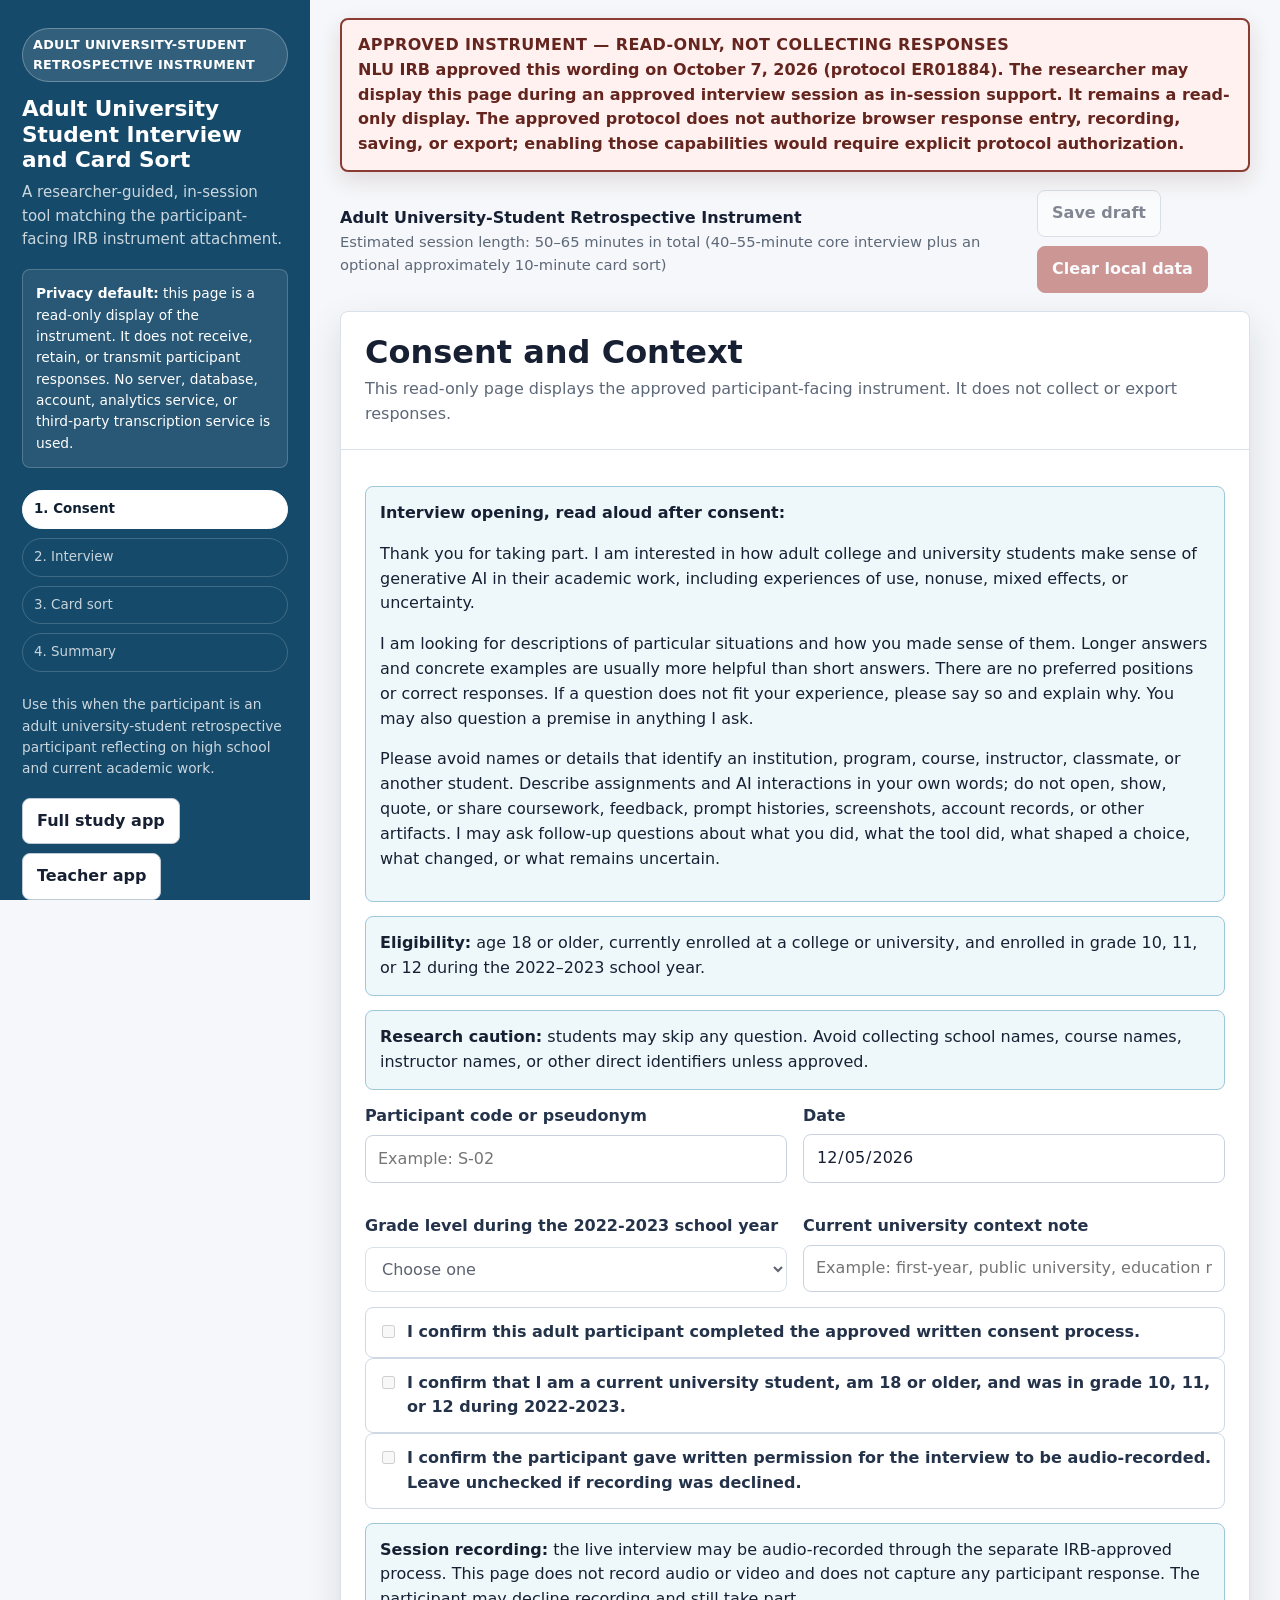
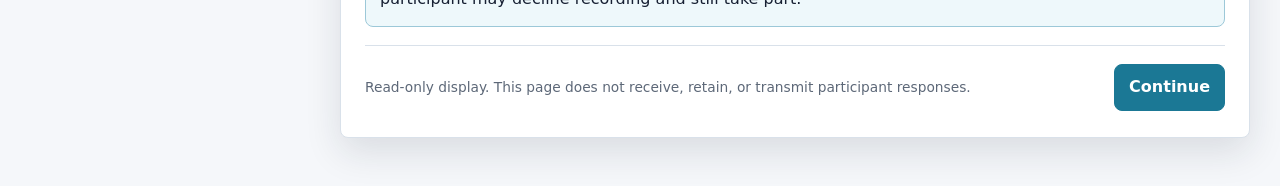
<file: university/index.html>
<!doctype html>
<html lang="en" data-mjm-ground="light">
<head>
  <meta charset="utf-8">
  <meta name="viewport" content="width=device-width, initial-scale=1">
  <title>Adult University Student Interview and Card Sort</title>
  <meta name="description" content="Read-only review copy of the adult university student interview and card-sort instrument. Not collecting responses.">
  <link rel="stylesheet" href="https://minerclass.github.io/tokens.css">
  <link rel="stylesheet" href="../shared/styles.css">
</head>
<body>
  <a class="skip-link" href="#main">Skip to main content</a>
  <div class="shell">
    <aside>
      <div class="role-badge">Adult University-Student Retrospective Instrument</div>
      <h1>Adult University Student Interview and Card Sort</h1>
      <p>A researcher-guided, in-session tool matching the participant-facing IRB instrument attachment.</p>
      <div class="privacy-note"><strong>Privacy default:</strong> this page is a read-only display of the instrument. It does not receive, retain, or transmit participant responses. No server, database, account, analytics service, or third-party transcription service is used.</div>
      <div class="progress-list" id="progressList"></div>
      <p class="hint">Use this when the participant is an adult university-student retrospective participant reflecting on high school and current academic work.</p>
      <div class="button-row">
        <a class="btn" href="../index.html">Full study app</a>
        <a class="btn" href="../teacher.html">Teacher app</a>
        <a class="btn" href="../principal.html">School and district leader app</a>
      </div>
    </aside>

    <main id="main" tabindex="-1">
      <div class="review-banner" role="status">
        <strong>Approved instrument — read-only, not collecting responses</strong>
        NLU IRB approved this wording on October 7, 2026 (protocol ER01884). The researcher may display this page during an approved interview session as in-session support. It remains a read-only display. The approved protocol does not authorize browser response entry, recording, saving, or export; enabling those capabilities would require explicit protocol authorization.
      </div>
      <div class="topbar">
        <div>
          <strong>Adult University-Student Retrospective Instrument</strong>
          <div class="meta">Estimated session length: 50–65 minutes in total (40–55-minute core interview plus an optional approximately 10-minute card sort)</div>
        </div>
        <div class="button-row">
          <button class="btn" id="saveDraftButton" disabled type="button">Save draft</button>
          <button class="btn warn" id="clearButton" disabled type="button">Clear local data</button>
        </div>
      </div>

      <section class="panel" data-step="0">
        <div class="panel-header">
          <h2>Consent and Context</h2>
          <p>This read-only page displays the approved participant-facing instrument. It does not collect or export responses.</p>
        </div>
        <div class="panel-body">
          <div class="callout">
            <strong>Interview opening, read aloud after consent:</strong>
            <p>Thank you for taking part. I am interested in how adult college and university students make sense of generative AI in their academic work, including experiences of use, nonuse, mixed effects, or uncertainty.</p>
            <p>I am looking for descriptions of particular situations and how you made sense of them. Longer answers and concrete examples are usually more helpful than short answers. There are no preferred positions or correct responses. If a question does not fit your experience, please say so and explain why. You may also question a premise in anything I ask.</p>
            <p>Please avoid names or details that identify an institution, program, course, instructor, classmate, or another student. Describe assignments and AI interactions in your own words; do not open, show, quote, or share coursework, feedback, prompt histories, screenshots, account records, or other artifacts. I may ask follow-up questions about what you did, what the tool did, what shaped a choice, what changed, or what remains uncertain.</p>
          </div>
          <div class="callout"><strong>Eligibility:</strong> age 18 or older, currently enrolled at a college or university, and enrolled in grade 10, 11, or 12 during the 2022–2023 school year.</div>
          <div class="callout"><strong>Research caution:</strong> students may skip any question. Avoid collecting school names, course names, instructor names, or other direct identifiers unless approved.</div>
          <div class="grid">
            <div class="field">
              <label for="participantCode">Participant code or pseudonym</label>
              <input disabled id="participantCode" autocomplete="off" placeholder="Example: S-02">
            </div>
            <div class="field">
              <label for="studyDate">Date</label>
              <input disabled id="studyDate" type="date">
            </div>
            <div class="field">
              <label for="transitionYear">Grade level during the 2022-2023 school year</label>
              <select disabled id="transitionYear">
                <option value="">Choose one</option>
                <option>Grade 10</option>
                <option>Grade 11</option>
                <option>Grade 12</option>
              </select>
            </div>
            <div class="field">
              <label for="universityContext">Current university context note</label>
              <input disabled id="universityContext" placeholder="Example: first-year, public university, education major">
            </div>
          </div>
          <label class="choice">
            <input disabled id="consentCheck" type="checkbox">
            <span>I confirm this adult participant completed the approved written consent process.</span>
          </label>
          <label class="choice">
            <input disabled id="eligibilityCheck" type="checkbox">
            <span>I confirm that I am a current university student, am 18 or older, and was in grade 10, 11, or 12 during 2022-2023.</span>
          </label>
          <label class="choice">
            <input disabled id="audioConsentCheck" type="checkbox">
            <span>I confirm the participant gave written permission for the interview to be audio-recorded. Leave unchecked if recording was declined.</span>
          </label>
          <div class="callout"><strong>Session recording:</strong> the live interview may be audio-recorded through the separate IRB-approved process. This page does not record audio or video and does not capture any participant response. The participant may decline recording and still take part.</div>
          <div class="actions">
            <span class="hint">Read-only display. This page does not receive, retain, or transmit participant responses.</span>
            <button class="btn primary" type="button" data-next>Continue</button>
          </div>
        </div>
      </section>

      <section class="panel hidden" data-step="1">
        <div class="panel-header">
          <h2>Interview Questions</h2>
          <p>Read-only display of the approved question set. The fields below are disabled illustrations of the instrument's structure. In an approved session the researcher records responses in interview notes and, with written permission, the separate approved audio recording.</p>
        </div>
        <div class="panel-body">
          <div id="reflectionItems"></div>
          <div class="actions">
            <button class="btn" type="button" data-prev>Back</button>
            <button class="btn primary" type="button" data-next>Continue to student card sort</button>
          </div>
        </div>
      </section>

      <section class="panel hidden" data-step="2">
        <div class="panel-header">
          <h2>Student Card Sort</h2>
          <p>This separate optional card sort matches working attachment 05F. In live administration, shuffle the cards and ask the participant to place each one on both dimensions while thinking aloud. Participants may revise placements at any time.</p>
          <p class="hint"><strong>Neutral follow-ups, used selectively:</strong> What did you observe and what did you infer? What additional context would change this placement? What should remain the learner's responsibility? What evidence would help you judge the result?</p>
        </div>
        <div class="panel-body">
          <div id="cardSortItems"></div>
          <div class="actions">
            <button class="btn" type="button" data-prev>Back</button>
            <button class="btn primary" type="button" data-next>Review instrument</button>
          </div>
        </div>
      </section>

      <section class="panel hidden" data-step="3">
        <div class="panel-header">
          <h2>Instrument Summary</h2>
          <p>The export controls below are disabled illustrations retained for layout review only. The approved protocol does not authorize participant-generated exports. Live-session audio is handled separately through the approved recording process.</p>
        </div>
        <div class="panel-body">
          <div class="button-row">
            <button class="btn primary" id="downloadJsonButton" disabled type="button">Download JSON</button>
            <button class="btn" id="downloadMarkdownButton" disabled type="button">Download Markdown</button>
          </div>
          <h3>Export preview</h3>
          <div class="summary-box" id="exportPreview"></div>
          <div class="actions">
            <button class="btn" type="button" data-prev>Back</button>
            <span class="hint">No participant response is produced by this page.</span>
          </div>
        </div>
      </section>
    </main>
  </div>

  <script type="module">
    import { q, r, cs, slug } from '../shared/app.js';

    const COLLECTION_ENABLED = false;
    const STORAGE_KEY = "university-student-05C-05F-chair-review-v4";
    const steps = ["Consent", "Interview", "Card sort", "Summary"];

    const reflections = [
      r("05C-C1", "Please describe, in general terms and without naming your institution, program, courses, or instructors, the kinds of college or university coursework you are doing now. When, if ever, did generative AI first become relevant to that work?", "What kinds of assignments are common in that work? Where were you in your education when these tools first became available or discussed? Has their relevance changed over time? If so, how? If not, what has remained stable?", []),
      r("05C-Q1", "Think of a recent coursework task, whether or not you used generative AI. Without identifying the course or sharing the assignment, walk me through what you did from receiving the task through completing or submitting it, and explain where AI did or did not enter the process.", "What were you trying to accomplish or learn? If AI entered the process, what did you ask it to do, in your own words? What did you do with what came back? Where did you stop using it or choose to work independently? What course expectations, if any, shaped your choices? If no recent task comes to mind: Describe how you generally decide whether and where generative AI enters your coursework.", []),
      r("05C-Q2", "Think of an academic task from an earlier period, such as high school, when generative AI was not available to you or when you used or encountered it less or not at all. If one comes to mind, walk me through how you approached a difficult part and what helped you move forward.", "What made that part difficult or uncertain? When, if ever, did you seek help? Who or what did you turn to? Looking back, what did that process give you, if anything? What is difficult to remember or reconstruct now? If no specific earlier example comes to mind: Describe how you generally approached difficult academic work at that time.", []),
      r("05C-Q3", "Now return to the recent task from Q1 with generative AI, or choose a later high-school or university task involving a similar kind of challenge. How did you work through difficulty, and what, if anything, differed from the earlier experience without generative AI?", "What became easier, harder, faster, slower, or simply different? What did you gain, and what, if anything, did you lose? How did the availability of generative AI matter, whether or not you used it? What remains uncertain about the comparison? If the experiences are not meaningfully comparable: Please explain why and describe what can and cannot be compared.", []),
      r("05C-Q4", "When generative AI was available for the recent task, how did you decide whether to begin, continue, revise, or stop an interaction? If you used it, walk me through the sequence in your own words.", "Did you revise the request, question the response, provide more context, or stop? How did you decide what to accept, change, reject, or verify? How do your requests or follow-up choices differ from when you first encountered these tools? What made you decide the interaction was finished? If you did not begin or continue an AI interaction: What shaped that choice, and what would you want to know before using it?", []),
      r("05C-Q5", "Thinking about that task, how, if at all, did the availability or use of generative AI affect what felt accessible, difficult, or worth working through?", "What, if anything, became easier to begin, understand, or participate in? What, if anything, did you still work through yourself? Did the tool support, replace, or simply change any part of your process? What makes you describe it that way? Where in the process did you do the most thinking? The least? Would your judgment change for another task or another student?", []),
      r("05C-Q6", "When generative AI contributes to academic work, what makes the work feel like your own, not your own, or somewhere in between?", "Required follow-up: How do you weigh the thinking you do along the way and the quality of the finished work? Does one matter more, or does it depend? Why? Optional probes: What, if anything, should remain your responsibility? Does the answer change by assignment or stage of learning? Could you explain or defend the work without the tool? Does that matter to you? Do disclosure or course expectations affect your judgment from an instructor or student perspective? If so, how? How do other students using generative AI individually or in groups impact your generative AI usage or choice to not use it? If generative AI has not contributed to your coursework: What would matter in deciding whether AI-assisted work could be your own?", []),
      r("05C-Q7", "How, if at all, does the availability or use of generative AI come up in conversations with classmates or instructors about ideas, feedback, difficulty, or academic work?", "Is use discussed openly, indirectly, or not at all with other students? How about professors and TAs? Have expectations differed across courses or people? If so, how did you respond? Who seems able to set or challenge those expectations? Whose perspectives or concerns may be missing? Was there disagreement, discomfort, or adaptation? What did it reveal? If it rarely or never comes up: What do you make of that?", []),
      r("05C-Q8", "Looking across what you have described, what changes, if any, seem connected to generative AI? What seems more connected to moving from high school to college or university, becoming a more experienced student, changes in your coursework, or something else?", "Which experiences contributed most to your current view? What other explanations should be considered? What remains uncertain? What evidence or experience could change your interpretation? If you have not noticed a change: What has remained stable?", []),
      r("05C-CL", "What should I have asked to better understand your experience of learning in college or university in relation to generative AI?", "Is there anything you would like to add, revise, or clarify before we finish?", [])
    ];

    const cardSortItems = [
      cs("A student uses AI to generate possible claims, chooses one, drafts the essay without AI, and discloses the brainstorming support.", ["Teacher"]),
      cs("A student submits an AI-assisted essay, then explains and defends the thesis, evidence, and revisions in a one-on-one conference.", ["Teacher"]),
      cs("A multilingual learner uses AI translation to understand assignment directions, then completes the disciplinary task without AI.", ["Teacher"]),
      cs("Before reading a source, a student asks AI for a summary and relies on it to begin the assignment; the original text remains available.", ["Teacher"]),
      cs("A school blocks generative AI because district guidance is unclear, while allowing individually approved accessibility supports.", ["Teacher"]),
      cs("A teacher uses AI to draft feedback on every essay, reviews and revises the feedback, and asks students to discuss how they used it.", ["Teacher"]),
      cs("A student asks AI to explain a difficult concept, then solves a new problem without AI and explains the reasoning.", ["Student"]),
      cs("A student asks AI to write the introduction, makes only light edits, writes the rest independently, and discloses the AI contribution.", ["Student"]),
      cs("A student with an IEP uses AI to turn the student’s own notes into an outline, then writes and revises the response without AI.", ["Student"]),
      cs("A student uses AI to generate counterarguments, revises the thesis after evaluating them, and explains which suggestions were accepted or rejected.", ["Student"])
    ];

    let currentStep = 0;
    let state = loadState();

    function defaultState() {
      return {
        participantCode: "",
        studyDate: new Date().toISOString().slice(0, 10),
        transitionYear: "",
        universityContext: "",
        consent: false,
        eligibilityConfirmed: false,
        audioConsentConfirmed: false,
        reflections: {},
        cardSort: {},
        cardSortFollowUp: "",
        updatedAt: null
      };
    }

    function loadState() {
      if (!COLLECTION_ENABLED) return defaultState();
      try { return { ...defaultState(), ...JSON.parse(localStorage.getItem(STORAGE_KEY) || "{}") }; }
      catch { return defaultState(); }
    }

    function persist() {
      if (!COLLECTION_ENABLED) return;
      syncStateFromDom();
      if (!state.consent || !state.eligibilityConfirmed) {
        localStorage.removeItem(STORAGE_KEY);
        return;
      }
      state.updatedAt = new Date().toISOString();
      localStorage.setItem(STORAGE_KEY, JSON.stringify(state));
    }

    function hydrate() {
      document.querySelector("#participantCode").value = state.participantCode || "";
      document.querySelector("#studyDate").value = state.studyDate || new Date().toISOString().slice(0, 10);
      document.querySelector("#transitionYear").value = state.transitionYear || "";
      document.querySelector("#universityContext").value = state.universityContext || "";
      document.querySelector("#consentCheck").checked = Boolean(state.consent);
      document.querySelector("#eligibilityCheck").checked = Boolean(state.eligibilityConfirmed);
      document.querySelector("#audioConsentCheck").checked = Boolean(state.audioConsentConfirmed);
    }

    function applyCollectionState() {
      if (COLLECTION_ENABLED) return;
      document.querySelectorAll("input, select, textarea, #saveDraftButton, #clearButton, #downloadJsonButton, #downloadMarkdownButton").forEach((control) => {
        control.disabled = true;
      });
    }

    function renderProgress() {
      document.querySelector("#progressList").innerHTML = steps.map((label, index) => {
        const klass = index === currentStep ? "active" : index < currentStep ? "done" : "";
        const current = index === currentStep ? ' aria-current="step"' : "";
        return `<div class="step-chip ${klass}"${current}>${index + 1}. ${label}</div>`;
      }).join("");
    }

    function showStep(index, shouldScroll = true) {
      currentStep = Math.max(0, Math.min(index, steps.length - 1));
      document.querySelectorAll("[data-step]").forEach((panel) => {
        panel.classList.toggle("hidden", Number(panel.dataset.step) !== currentStep);
      });
      if (currentStep === 1) renderReflectionItems();
      if (currentStep === 2) renderCardSort();
      if (currentStep === 3) renderPreview();
      renderProgress();
      applyCollectionState();
      const activePanel = document.querySelector(`[data-step="${currentStep}"]`);
      const heading = activePanel && activePanel.querySelector("h2");
      if (heading && shouldScroll) { heading.setAttribute("tabindex", "-1"); heading.focus({ preventScroll: true }); }
      if (shouldScroll) {
        const target = window.matchMedia("(max-width: 860px)").matches ? document.querySelector("main") : document.documentElement;
        target.scrollIntoView({ behavior: "smooth", block: "start" });
      }
    }

    function renderReflectionItems() {
      syncStateFromDom();
      document.querySelector("#reflectionItems").innerHTML = reflections.map((item, index) => {
        const response = state.reflections[item.id] || {};
        const label = item.id;
        return `
          <div class="question-card">
            <div class="question-meta"><span class="tag gold">${label}</span></div>
            <h3>${item.text}</h3>
            <textarea data-reflection="${item.id}" aria-label="${escapeAttr(item.text)}" placeholder="Disabled illustration — this page is not used for data entry.">${escapeText(response.text || "")}</textarea>
            ${item.followUp ? `<div class="follow-up">
              <strong>${item.followUp.startsWith("Required follow-up:") ? "Required follow-up and optional probes:" : "Optional follow-up probes:"}</strong> ${item.followUp}
              <textarea data-followup="${item.id}" aria-label="${escapeAttr(`Follow-up: ${item.followUp}`)}" placeholder="Disabled illustration: responses are recorded separately.">${escapeText(response.followUp || "")}</textarea>
            </div>` : ""}
          </div>`;
      }).join("");
    }

    function renderCardSort() {
      syncStateFromDom();
      document.querySelector("#cardSortItems").innerHTML = cardSortItems.map((card, index) => {
        const response = state.cardSort[card.id] || {};
        return `
          <div class="sort-card">
            <div class="question-meta"><span class="tag gray">Card ${index + 1}</span></div>
            <h3>${card.text}</h3>
            <p class="hint"><strong>Dimension 1:</strong> How much of the learner’s own thinking, effort, and judgment appears to be preserved?</p>
            <div class="pill-options" role="radiogroup" aria-label="Dimension 1: How much of the learner’s own thinking, effort, and judgment appears to be preserved? Card ${index + 1}">${["Low", "Mixed or unclear", "High", "Need more context"].map((value) => `<label><input type="radio" name="${card.id}-preservation" data-sort="${card.id}" data-sort-field="preservation" value="${value}" ${response.preservation === value ? "checked" : ""}>${value}</label>`).join("")}</div>
            <p class="hint"><strong>Dimension 2:</strong> What response would you be most likely to take?</p>
            <div class="pill-options" role="radiogroup" aria-label="Dimension 2: What response would you be most likely to take? Card ${index + 1}">${["Allow or encourage", "Allow with conditions or limits", "Do not allow", "Need more context"].map((value) => `<label><input type="radio" name="${card.id}-most-likely-response" data-sort="${card.id}" data-sort-field="mostLikelyResponse" value="${value}" ${response.mostLikelyResponse === value ? "checked" : ""}>${value}</label>`).join("")}</div>
            <textarea data-sort-note="${card.id}" aria-label="${escapeAttr(`Reasoning for card ${index + 1}: ${card.text}`)}" placeholder="Explain the placement.">${escapeText(response.note || "")}</textarea>
          </div>`;
      }).join("") + `
        <div class="question-card">
          <div class="question-meta"><span class="tag gold">Card-sort follow-up</span></div>
          <h3>Which two cards were hardest to place? Which scenario most clearly removes a barrier? Which may provide assistance before desired thinking occurs? Which is most affected by policy, expectations, or authority?</h3>
          <textarea id="cardSortFollowUp" aria-label="Which two cards were hardest to place, and why?" placeholder="Disabled illustration — this page is not used for data entry.">${escapeText(state.cardSortFollowUp || "")}</textarea>
        </div>`;
      applyCollectionState();
    }

    function syncStateFromDom() {
      if (!COLLECTION_ENABLED) return;
      const participantCode = document.querySelector("#participantCode");
      if (participantCode) state.participantCode = participantCode.value.trim();
      const studyDate = document.querySelector("#studyDate");
      if (studyDate) state.studyDate = studyDate.value;
      const transitionYear = document.querySelector("#transitionYear");
      if (transitionYear) state.transitionYear = transitionYear.value;
      const universityContext = document.querySelector("#universityContext");
      if (universityContext) state.universityContext = universityContext.value.trim();
      const consent = document.querySelector("#consentCheck");
      if (consent) state.consent = consent.checked;
      const eligibility = document.querySelector("#eligibilityCheck");
      if (eligibility) state.eligibilityConfirmed = eligibility.checked;
      const audioConsent = document.querySelector("#audioConsentCheck");
      if (audioConsent) state.audioConsentConfirmed = audioConsent.checked;
      document.querySelectorAll("[data-reflection]").forEach((input) => {
        state.reflections[input.dataset.reflection] = state.reflections[input.dataset.reflection] || {};
        state.reflections[input.dataset.reflection].text = input.value;
      });
      document.querySelectorAll("[data-followup]").forEach((input) => {
        state.reflections[input.dataset.followup] = state.reflections[input.dataset.followup] || {};
        state.reflections[input.dataset.followup].followUp = input.value;
      });
      document.querySelectorAll("[data-sort]").forEach((input) => {
        if (!input.checked) return;
        state.cardSort[input.dataset.sort] = state.cardSort[input.dataset.sort] || {};
        state.cardSort[input.dataset.sort][input.dataset.sortField] = input.value;
      });
      document.querySelectorAll("[data-sort-note]").forEach((input) => {
        state.cardSort[input.dataset.sortNote] = state.cardSort[input.dataset.sortNote] || {};
        state.cardSort[input.dataset.sortNote].note = input.value;
      });
      const cardSortFollowUp = document.querySelector("#cardSortFollowUp");
      if (cardSortFollowUp) state.cardSortFollowUp = cardSortFollowUp.value;
    }

    function exportData() {
      syncStateFromDom();
      return {
        app: "Adult University Student Interview and Card Sort",
        version: "2026-09-05f-chair-review-v1",
        exportedAt: new Date().toISOString(),
        participant: {
          code: state.participantCode,
          role: "university-student",
          studyDate: state.studyDate,
          transitionYear: state.transitionYear,
          universityContext: state.universityContext,
          consentChecked: state.consent,
          eligibilityConfirmed: state.eligibilityConfirmed,
          audioConsentConfirmed: state.audioConsentConfirmed
        },
        reflections: reflections.map((item) => ({
          id: item.id,
          prompt: item.text,
          standardFollowUp: item.followUp,
          response: (state.reflections[item.id] || {}).text || "",
          followUpResponse: (state.reflections[item.id] || {}).followUp || ""
        })),
        cardSort: cardSortItems.map((card) => {
          const response = state.cardSort[card.id] || {};
          return { id: card.id, prompt: card.text, thinkingEffortJudgmentPreserved: response.preservation || "", mostLikelyResponse: response.mostLikelyResponse || "", reasoning: response.note || "" };
        }),
        cardSortFollowUp: state.cardSortFollowUp || ""
      };
    }

    function markdownExport(data) {
      const lines = [`# Adult University-Student Retrospective GenAI Learning Export`, "", `- Exported: ${data.exportedAt}`, `- Participant code: ${data.participant.code || ""}`, `- Transition year: ${data.participant.transitionYear || ""}`, `- University context: ${data.participant.universityContext || ""}`, ""];
      lines.push("## Reflections");
      data.reflections.forEach((item, index) => {
        lines.push(`### ${item.id}: ${item.prompt}`, "", item.response || "_No response_", "");
        if (item.standardFollowUp) lines.push(`**Standard follow-up:** ${item.standardFollowUp}`, "", item.followUpResponse || "_No follow-up response_", "");
      });
      lines.push("## Card Sort");
      data.cardSort.forEach((item, index) => {
        lines.push(`### Card ${index + 1}: ${item.prompt}`, `Dimension 1 - Learner thinking, effort, and judgment preserved: ${item.thinkingEffortJudgmentPreserved || ""}`, `Dimension 2 - Most likely response: ${item.mostLikelyResponse || ""}`, `Reasoning: ${item.reasoning || ""}`, "");
      });
      lines.push("### Card-sort follow-up", "Which two cards were hardest to place? Which scenario most clearly removes a barrier? Which may provide assistance before desired thinking occurs? Which is most affected by policy, expectations, or authority?", "", data.cardSortFollowUp || "_No response_", "");
      return lines.join("\n");
    }

    function renderPreview() {
      document.querySelector("#exportPreview").textContent = COLLECTION_ENABLED
        ? JSON.stringify(exportData(), null, 2)
        : "Export is disabled. The approved protocol does not authorize participant response entry or participant-generated export from this page; enabling it would require explicit protocol authorization.";
    }

    function download(filename, content, type) {
      if (!COLLECTION_ENABLED) return;
      const blob = new Blob([content], { type });
      const url = URL.createObjectURL(blob);
      const link = document.createElement("a");
      link.href = url;
      link.download = filename;
      document.body.appendChild(link);
      link.click();
      link.remove();
      URL.revokeObjectURL(url);
    }

    function safeFileName(label) {
      const code = state.participantCode || "university-student-participant";
      return `${code}-${label}`.replace(/[^a-z0-9-_]+/gi, "-").replace(/-+/g, "-");
    }

    function escapeText(text) {
      return String(text || "").replace(/[&<>"']/g, (char) => ({ "&": "&amp;", "<": "&lt;", ">": "&gt;", '"': "&quot;", "'": "&#39;" }[char]));
    }
    function escapeAttr(text) { return escapeText(text).replace(/`/g, "&#96;"); }

    document.addEventListener("click", (event) => {
      const next = event.target.closest("[data-next]");
      const prev = event.target.closest("[data-prev]");
      if (next) {
        if (!COLLECTION_ENABLED) {
          showStep(currentStep + 1);
          return;
        }
        syncStateFromDom();
        if (currentStep === 0 && (!state.consent || !state.eligibilityConfirmed)) {
          alert("Confirm both eligibility and review of the approved consent language before continuing.");
          return;
        }
        persist();
        showStep(currentStep + 1);
      }
      if (prev) {
        if (COLLECTION_ENABLED) persist();
        showStep(currentStep - 1);
      }
    });

    document.querySelector("#saveDraftButton").addEventListener("click", () => {
      if (!COLLECTION_ENABLED) return;
      persist();
      alert("Draft saved in this browser.");
    });
    document.querySelector("#clearButton").addEventListener("click", () => {
      if (!COLLECTION_ENABLED) return;
      if (!confirm("Clear all local student responses stored by this page in this browser?")) return;
      localStorage.removeItem(STORAGE_KEY);
      state = defaultState();
      hydrate();
      showStep(0);
    });
    document.querySelector("#downloadJsonButton").addEventListener("click", () => {
      if (!COLLECTION_ENABLED) return;
      const data = exportData();
      download(`${safeFileName("student-export")}.json`, JSON.stringify(data, null, 2), "application/json");
    });
    document.querySelector("#downloadMarkdownButton").addEventListener("click", () => {
      if (!COLLECTION_ENABLED) return;
      const data = exportData();
      download(`${safeFileName("student-export")}.md`, markdownExport(data), "text/markdown");
    });
    document.addEventListener("change", (event) => { if (event.target.matches("input, select, textarea")) persist(); });
    document.addEventListener("input", (event) => { if (event.target.matches("input, textarea")) persist(); });

    hydrate();
    showStep(0, false);
  </script>
</body>
</html>
</file>
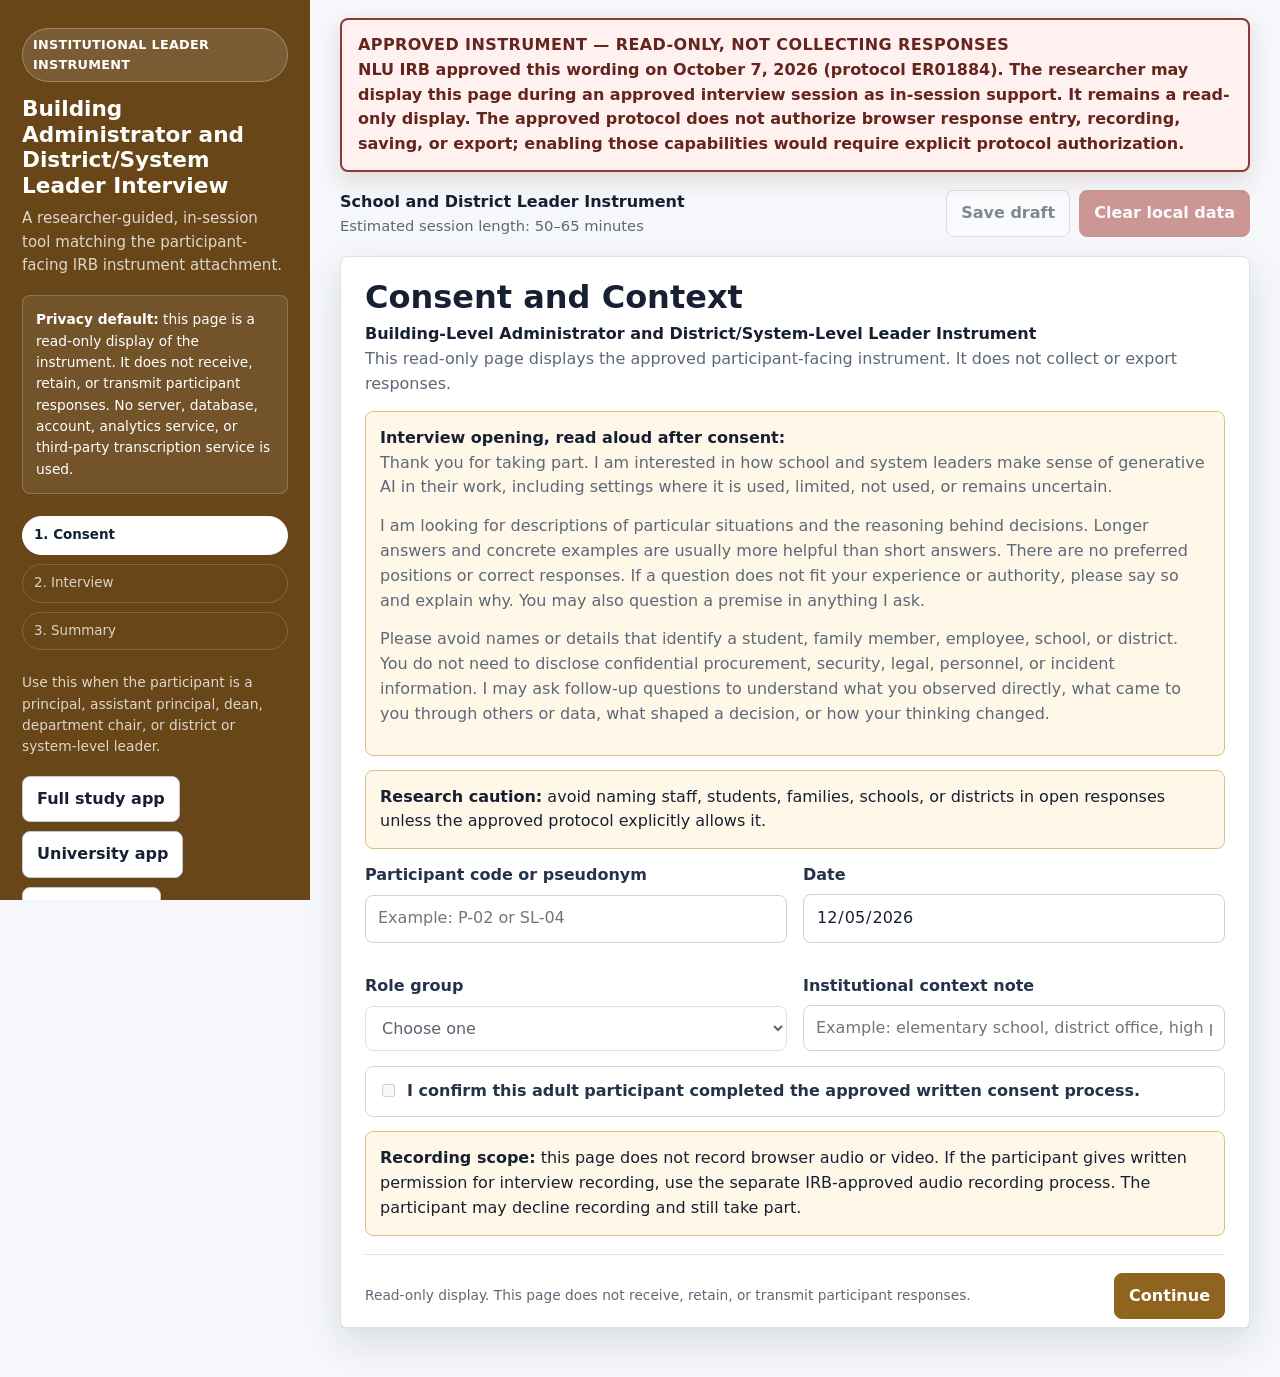
<file: principal.html>
<!doctype html>
<html lang="en" data-mjm-ground="light">
<head>
  <meta charset="utf-8">
  <meta name="viewport" content="width=device-width, initial-scale=1">
  <title>Building Administrator and District/System Leader Interview</title>
  <meta name="description" content="Read-only review copy of the building administrator and district/system leader interview instrument. Not collecting responses.">
  <link rel="stylesheet" href="https://minerclass.github.io/tokens.css">
  <link rel="stylesheet" href="shared/styles.css">
  <style>
    :root {
      --navy: #684618;
      --teal: #8f641f;
      --gold: #b78028;
    }
    button:focus-visible, input:focus-visible, select:focus-visible, textarea:focus-visible,
    a:focus-visible, [tabindex]:focus-visible { outline-color: rgba(43,129,123,.6); }
    .tag { background: #edf5f4; color: #175f5b; }
    .callout { border-color: #d9c08d; background: #fff8e8; }
  </style>
</head>
<body>
  <a class="skip-link" href="#main">Skip to main content</a>
  <div class="shell">
    <aside>
      <div class="role-badge">Institutional Leader Instrument</div>
      <h1>Building Administrator and District/System Leader Interview</h1>
      <p>A researcher-guided, in-session tool matching the participant-facing IRB instrument attachment.</p>
      <div class="privacy-note"><strong>Privacy default:</strong> this page is a read-only display of the instrument. It does not receive, retain, or transmit participant responses. No server, database, account, analytics service, or third-party transcription service is used.</div>
      <div class="progress-list" id="progressList"></div>
      <p class="hint">Use this when the participant is a principal, assistant principal, dean, department chair, or district or system-level leader.</p>
      <div class="button-row">
        <a class="btn" href="index.html">Full study app</a>
        <a class="btn" href="university/">University app</a>
        <a class="btn" href="teacher.html">Teacher app</a>
      </div>
    </aside>

    <main id="main" tabindex="-1">
      <div class="review-banner" role="status">
        <strong>Approved instrument — read-only, not collecting responses</strong>
        NLU IRB approved this wording on October 7, 2026 (protocol ER01884). The researcher may display this page during an approved interview session as in-session support. It remains a read-only display. The approved protocol does not authorize browser response entry, recording, saving, or export; enabling those capabilities would require explicit protocol authorization.
      </div>
      <div class="topbar">
        <div>
          <strong>School and District Leader Instrument</strong>
          <div class="meta">Estimated session length: 50–65 minutes</div>
        </div>
        <div class="button-row">
          <button class="btn" id="saveDraftButton" disabled type="button">Save draft</button>
          <button class="btn warn" id="clearButton" disabled type="button">Clear local data</button>
        </div>
      </div>

      <section class="panel" data-step="0">
        <div class="panel-header">
          <h2>Consent and Context</h2>
          <strong>Building-Level Administrator and District/System-Level Leader Instrument</strong>
          <p>This read-only page displays the approved participant-facing instrument. It does not collect or export responses.</p>
          <div class="callout">
            <strong>Interview opening, read aloud after consent:</strong>
            <p>Thank you for taking part. I am interested in how school and system leaders make sense of generative AI in their work, including settings where it is used, limited, not used, or remains uncertain.</p>
            <p>I am looking for descriptions of particular situations and the reasoning behind decisions. Longer answers and concrete examples are usually more helpful than short answers. There are no preferred positions or correct responses. If a question does not fit your experience or authority, please say so and explain why. You may also question a premise in anything I ask.</p>
            <p>Please avoid names or details that identify a student, family member, employee, school, or district. You do not need to disclose confidential procurement, security, legal, personnel, or incident information. I may ask follow-up questions to understand what you observed directly, what came to you through others or data, what shaped a decision, or how your thinking changed.</p>
          </div>
          <div class="callout"><strong>Research caution:</strong> avoid naming staff, students, families, schools, or districts in open responses unless the approved protocol explicitly allows it.</div>
          <div class="grid">
            <div class="field">
              <label for="participantCode">Participant code or pseudonym</label>
              <input disabled id="participantCode" autocomplete="off" placeholder="Example: P-02 or SL-04">
            </div>
            <div class="field">
              <label for="studyDate">Date</label>
              <input disabled id="studyDate" type="date">
            </div>
            <div class="field">
              <label for="leaderRole">Role group</label>
              <select disabled id="leaderRole">
                <option value="">Choose one</option>
                <option>Building-level administrator</option>
                <option>District or system-level leader</option>
              </select>
            </div>
            <div class="field">
              <label for="schoolContext">Institutional context note</label>
              <input disabled id="schoolContext" placeholder="Example: elementary school, district office, high poverty, suburban">
            </div>
          </div>
          <label class="choice">
            <input disabled id="consentCheck" type="checkbox">
            <span>I confirm this adult participant completed the approved written consent process.</span>
          </label>
          <div class="callout"><strong>Recording scope:</strong> this page does not record browser audio or video. If the participant gives written permission for interview recording, use the separate IRB-approved audio recording process. The participant may decline recording and still take part.</div>
          <div class="actions">
            <span class="hint">Read-only display. This page does not receive, retain, or transmit participant responses.</span>
            <button class="btn primary" type="button" data-next>Continue</button>
          </div>
        </div>
      </section>

      <section class="panel hidden" data-step="1">
        <div class="panel-header">
          <h2>Interview Questions</h2>
          <p>Read-only display of the approved question set. The fields below are disabled illustrations of the instrument's structure. In an approved session the researcher records responses in interview notes and, with written permission, the separate approved audio recording.</p>
        </div>
        <div class="panel-body">
          <div id="reflectionItems"></div>
          <div class="actions">
            <button class="btn" type="button" data-prev>Back</button>
            <button class="btn primary" type="button" data-next>Review instrument</button>
          </div>
        </div>
      </section>

      <section class="panel hidden" data-step="2">
        <div class="panel-header">
          <h2>Instrument Summary</h2>
          <p>The export controls below are disabled illustrations retained for layout review only. The approved protocol does not authorize participant-generated exports. Live-session audio is handled separately through the approved recording process.</p>
        </div>
        <div class="panel-body">
          <div class="button-row">
            <button class="btn primary" id="downloadJsonButton" disabled type="button">Download JSON</button>
            <button class="btn" id="downloadMarkdownButton" disabled type="button">Download Markdown</button>
          </div>
          <h3>Export preview</h3>
          <div class="summary-box" id="exportPreview"></div>
          <div class="actions">
            <button class="btn" type="button" data-prev>Back</button>
            <span class="hint">No participant response is produced by this page.</span>
          </div>
        </div>
      </section>
    </main>
  </div>

  <script type="module">
    import { q, r } from './shared/app.js';

    const COLLECTION_ENABLED = false;
    const STORAGE_KEY = "principal-school-leader-05B-chair-approved-v3";
    const steps = ["Consent", "Interview", "Summary"];

    const reflections = [
      r("05B-ID", "Are you responding primarily as a building-level administrator or as a district- or system-level leader?", "If responsibilities span both levels: Which perspective would you like to use as your primary vantage today? You may draw on the other perspective when it is relevant.", []),
      r("05B-C1", "Please tell me about your current role and the settings you support. What AI-related responsibilities, questions, or decisions, if any, have recently reached you?", "How long have you been in this role? What prior roles shape your perspective? How would you describe the organizational context without naming the institution?", []),
      r("05B-Q1", "How, if at all, is generative AI currently used across the settings you support? What have you observed directly, and what comes to you through other people or data?", "Where is it being used, limited, not used, or still uncertain? Where does the picture differ by school, grade band, subject, role, or learner group? What evidence or reports do you rely on? What remains difficult for you to know?", []),
      r("05B-Q2", "How has your school or system approached generative AI so far? If there is no formal approach, how are AI-related decisions currently made?", "Which events, concerns, evidence, or people had the most influence? Where, if anywhere, do people still disagree? Whose perspectives carried the most weight? Were any relevant perspectives less visible or absent? What local history would an outsider need to understand? Does the approach vary across settings or roles? If so, how?", []),
      r("05B-Q3", "Please think of a recent school- or system-level decision involving generative AI, if one comes to mind. Walk me through the information, values, and conditions that shaped the decision.", "Did the decision involve guidance, platform selection, access, professional learning, assessment, privacy, security, governance, or another area? What role did you play, and who else participated? What alternatives were considered, rejected, deferred, or left unchanged? What priorities aligned or pulled in different directions, if any? What has happened since, and what would lead you to revisit the decision? If no recent decision fits: Please describe an AI-related issue that remains open, was deferred, or was deliberately left unchanged. What shaped that outcome?", []),
      r("05B-Q4", "What, if anything, does your organization do to help educators make decisions about generative AI and student learning? Please describe how that support works. If no formal support exists, what happens instead?", "Is professional learning, guidance, time, an example, or a decision tool involved? How do educators judge when generative AI supports learning, gets in the way, or leaves the answer uncertain? How do leaders know whether the available supports are useful? What, if anything, helps or complicates this work? What happens when people do not agree about what students should do for themselves?", []),
      r("05B-Q5", "What part, if any, do you play when your organization considers or adopts an AI-enabled platform? Please describe what you know about a recent example from initial review to its current stage. If no example applies, what would shape such a review?", "What is examined about privacy, security, accessibility, cost, integration, and learning design? Does anyone examine how the tool responds when a learner is confused or stuck? What settings can the organization configure, and who knows how they work? What remains controlled by the vendor? Whose perspectives are included in review or implementation? Without sharing confidential details, what remains difficult to evaluate?", []),
      r("05B-Q6", "Thinking of a specific AI-related decision, how, if at all, did organizational priorities or conditions interact? They may have aligned, pulled in different directions, or done neither.", "Did testing, pacing, efficiency, family expectations, privacy, access, security, or learning goals matter? Can you describe two priorities that aligned or pulled in different directions? If you did not see a tension, what conditions made alignment possible? Have family questions or concerns affected the decision? If so, how did the organization respond or communicate? Who experienced the effects of the decision? What remained uncertain or outside the organization's control? If no specific decision comes to mind: You may answer more generally about conditions that tend to matter in your setting.", []),
      r("05B-Q7", "Has there been a time, if any, when the same AI tool, policy, or expectation was used or experienced differently across schools, roles, grade levels, subject areas, or learner groups? If so, how did leadership interpret and respond to those differences?", "Required follow-up: What, if anything, should remain a human responsibility in AI-supported teaching and learning? How does that view shape organizational decisions? Optional probes: Where does capacity break down first, if it does? If relevant to your role, how, if at all, is the picture different for multilingual learners or students with individualized education programs? Whose perspectives or experiences are easiest to see? Which are harder to see? If no example comes to mind: What kinds of variation would you want leaders to notice before making a school- or system-wide decision?", []),
      r("05B-Q8", "How would you judge whether an AI-related approach or decision is working as intended in your setting? What evidence would support that judgment, and what evidence could change your view?", "If there is no current implementation, what would you want to know before proceeding? If there are no shared criteria, how are AI-related efforts currently judged? What would you want to measure that you cannot currently measure? What does vendor or internal data show, and what does it leave out? How has your own thinking changed? What change, if any, is most needed now? If no change is needed, what should be preserved?", []),
      r("05B-CL", "What should I have asked to understand how leaders decide whether and under what conditions generative AI supports learning, gets in the way, or remains uncertain?", "Is there anything you would like to add, revise, or clarify before we finish?", [])
    ];

    let currentStep = 0;
    let state = loadState();

    function roleGroup(role) {
      if (role === "District or system-level leader") return "district-system-level";
      if (role === "Building-level administrator") return "building-level";
      return "";
    }

    function defaultState() {
      return {
        participantCode: "",
        studyDate: new Date().toISOString().slice(0, 10),
        leaderRole: "",
        schoolContext: "",
        consent: false,
        reflections: {},
        updatedAt: null
      };
    }

    function loadState() {
      if (!COLLECTION_ENABLED) return defaultState();
      try { return { ...defaultState(), ...JSON.parse(localStorage.getItem(STORAGE_KEY) || "{}") }; }
      catch { return defaultState(); }
    }

    function persist() {
      if (!COLLECTION_ENABLED) return;
      syncStateFromDom();
      if (!state.consent) {
        localStorage.removeItem(STORAGE_KEY);
        return;
      }
      state.updatedAt = new Date().toISOString();
      localStorage.setItem(STORAGE_KEY, JSON.stringify(state));
    }

    function hydrate() {
      document.querySelector("#participantCode").value = state.participantCode || "";
      document.querySelector("#studyDate").value = state.studyDate || new Date().toISOString().slice(0, 10);
      document.querySelector("#leaderRole").value = state.leaderRole || "";
      document.querySelector("#schoolContext").value = state.schoolContext || "";
      document.querySelector("#consentCheck").checked = Boolean(state.consent);
    }

    function applyCollectionState() {
      if (COLLECTION_ENABLED) return;
      document.querySelectorAll("input, select, textarea, #saveDraftButton, #clearButton, #downloadJsonButton, #downloadMarkdownButton").forEach((control) => {
        control.disabled = true;
      });
    }

    function renderProgress() {
      document.querySelector("#progressList").innerHTML = steps.map((label, index) => {
        const klass = index === currentStep ? "active" : index < currentStep ? "done" : "";
        const current = index === currentStep ? ' aria-current="step"' : "";
        return `<div class="step-chip ${klass}"${current}>${index + 1}. ${label}</div>`;
      }).join("");
    }

    function showStep(index, shouldScroll = true) {
      currentStep = Math.max(0, Math.min(index, steps.length - 1));
      document.querySelectorAll("[data-step]").forEach((panel) => {
        panel.classList.toggle("hidden", Number(panel.dataset.step) !== currentStep);
      });
      if (currentStep === 1) renderReflectionItems();
      if (currentStep === 2) renderPreview();
      renderProgress();
      applyCollectionState();
      const activePanel = document.querySelector(`[data-step="${currentStep}"]`);
      const heading = activePanel && activePanel.querySelector("h2");
      if (heading && shouldScroll) { heading.setAttribute("tabindex", "-1"); heading.focus({ preventScroll: true }); }
      if (shouldScroll) {
        const target = window.matchMedia("(max-width: 860px)").matches ? document.querySelector("main") : document.documentElement;
        target.scrollIntoView({ behavior: "smooth", block: "start" });
      }
    }

    function renderReflectionItems() {
      syncStateFromDom();
      document.querySelector("#reflectionItems").innerHTML = reflections.map((item, index) => {
        const response = state.reflections[item.id] || {};
        return `
          <div class="question-card">
            <div class="question-meta"><span class="tag gold">${item.id}</span></div>
            <h3>${item.text}</h3>
            <textarea data-reflection="${item.id}" aria-label="${escapeAttr(item.text)}" placeholder="Disabled illustration — this page is not used for data entry.">${escapeText(response.text || "")}</textarea>
            ${item.followUp ? `<div class="follow-up">
              <strong>${item.followUp.startsWith("Required follow-up:") ? "Required follow-up and optional probes:" : "Optional follow-up probes:"}</strong> ${item.followUp}
              <textarea data-followup="${item.id}" aria-label="${escapeAttr(`Follow-up: ${item.followUp}`)}" placeholder="Disabled illustration: responses are recorded separately.">${escapeText(response.followUp || "")}</textarea>
            </div>` : ""}
          </div>`;
      }).join("");
    }

    function syncStateFromDom() {
      if (!COLLECTION_ENABLED) return;
      const participantCode = document.querySelector("#participantCode");
      if (participantCode) state.participantCode = participantCode.value.trim();
      const studyDate = document.querySelector("#studyDate");
      if (studyDate) state.studyDate = studyDate.value;
      const leaderRole = document.querySelector("#leaderRole");
      if (leaderRole) state.leaderRole = leaderRole.value;
      const schoolContext = document.querySelector("#schoolContext");
      if (schoolContext) state.schoolContext = schoolContext.value.trim();
      const consent = document.querySelector("#consentCheck");
      if (consent) state.consent = consent.checked;
      document.querySelectorAll("[data-reflection]").forEach((input) => {
        state.reflections[input.dataset.reflection] = state.reflections[input.dataset.reflection] || {};
        state.reflections[input.dataset.reflection].text = input.value;
      });
      document.querySelectorAll("[data-followup]").forEach((input) => {
        state.reflections[input.dataset.followup] = state.reflections[input.dataset.followup] || {};
        state.reflections[input.dataset.followup].followUp = input.value;
      });
    }

    function exportData() {
      syncStateFromDom();
      return {
        app: "Building Administrator and District/System Leader Interview",
        version: "2026-08-irb-aligned-review-v2",
        exportedAt: new Date().toISOString(),
        participant: {
          code: state.participantCode,
          role: "institutional-leader",
          roleGroup: roleGroup(state.leaderRole),
          studyDate: state.studyDate,
          leaderRole: state.leaderRole,
          schoolContext: state.schoolContext,
          consentChecked: state.consent
        },
        reflections: reflections.map((item) => ({
          id: item.id,
          prompt: item.text,
          standardFollowUp: item.followUp,
          response: (state.reflections[item.id] || {}).text || "",
          followUpResponse: (state.reflections[item.id] || {}).followUp || ""
        }))
      };
    }

    function markdownExport(data) {
      const lines = [`# Building-Level Administrator and District/System-Level Leader Interview Export`, "", `- Exported: ${data.exportedAt}`, `- Participant code: ${data.participant.code || ""}`, `- Leader role: ${data.participant.leaderRole || ""}`, `- Role group: ${data.participant.roleGroup || ""}`, `- Institutional context: ${data.participant.schoolContext || ""}`, ""];
      lines.push("## Reflections");
      data.reflections.forEach((item, index) => {
        lines.push(`### ${item.id}: ${item.prompt}`, "", item.response || "_No response_", "");
        if (item.standardFollowUp) lines.push(`**Standard follow-up:** ${item.standardFollowUp}`, "", item.followUpResponse || "_No follow-up response_", "");
      });
      return lines.join("\n");
    }

    function renderPreview() {
      document.querySelector("#exportPreview").textContent = COLLECTION_ENABLED
        ? JSON.stringify(exportData(), null, 2)
        : "Export is disabled. The approved protocol does not authorize participant response entry or participant-generated export from this page; enabling it would require explicit protocol authorization.";
    }

    function download(filename, content, type) {
      if (!COLLECTION_ENABLED) return;
      const blob = new Blob([content], { type });
      const url = URL.createObjectURL(blob);
      const link = document.createElement("a");
      link.href = url;
      link.download = filename;
      document.body.appendChild(link);
      link.click();
      link.remove();
      URL.revokeObjectURL(url);
    }

    function safeFileName(label) {
      const code = state.participantCode || "institutional-leader-participant";
      return `${code}-${label}`.replace(/[^a-z0-9-_]+/gi, "-").replace(/-+/g, "-");
    }

    function escapeText(text) {
      return String(text || "").replace(/[&<>"']/g, (char) => ({ "&": "&amp;", "<": "&lt;", ">": "&gt;", '"': "&quot;", "'": "&#39;" }[char]));
    }
    function escapeAttr(text) { return escapeText(text).replace(/`/g, "&#96;"); }

    document.addEventListener("click", (event) => {
      const next = event.target.closest("[data-next]");
      const prev = event.target.closest("[data-prev]");
      if (next) {
        if (!COLLECTION_ENABLED) {
          showStep(currentStep + 1);
          return;
        }
        syncStateFromDom();
        if (currentStep === 0 && !state.consent) {
          alert("Review the approved consent language and check the consent confirmation before continuing.");
          return;
        }
        persist();
        showStep(currentStep + 1);
      }
      if (prev) {
        if (COLLECTION_ENABLED) persist();
        showStep(currentStep - 1);
      }
    });

    document.querySelector("#saveDraftButton").addEventListener("click", () => {
      if (!COLLECTION_ENABLED) return;
      persist();
      alert("Draft saved in this browser.");
    });
    document.querySelector("#clearButton").addEventListener("click", () => {
      if (!COLLECTION_ENABLED) return;
      if (!confirm("Clear all local institutional-leader responses stored by this page in this browser?")) return;
      localStorage.removeItem(STORAGE_KEY);
      state = defaultState();
      hydrate();
      showStep(0);
    });
    document.querySelector("#downloadJsonButton").addEventListener("click", () => {
      if (!COLLECTION_ENABLED) return;
      const data = exportData();
      download(`${safeFileName("institutional-leader-export")}.json`, JSON.stringify(data, null, 2), "application/json");
    });
    document.querySelector("#downloadMarkdownButton").addEventListener("click", () => {
      if (!COLLECTION_ENABLED) return;
      const data = exportData();
      download(`${safeFileName("institutional-leader-export")}.md`, markdownExport(data), "text/markdown");
    });
    document.addEventListener("change", (event) => { if (event.target.matches("input, select, textarea")) persist(); });
    document.addEventListener("input", (event) => { if (event.target.matches("input, textarea")) persist(); });

    hydrate();
    showStep(0, false);
  </script>
</body>
</html>
</file>
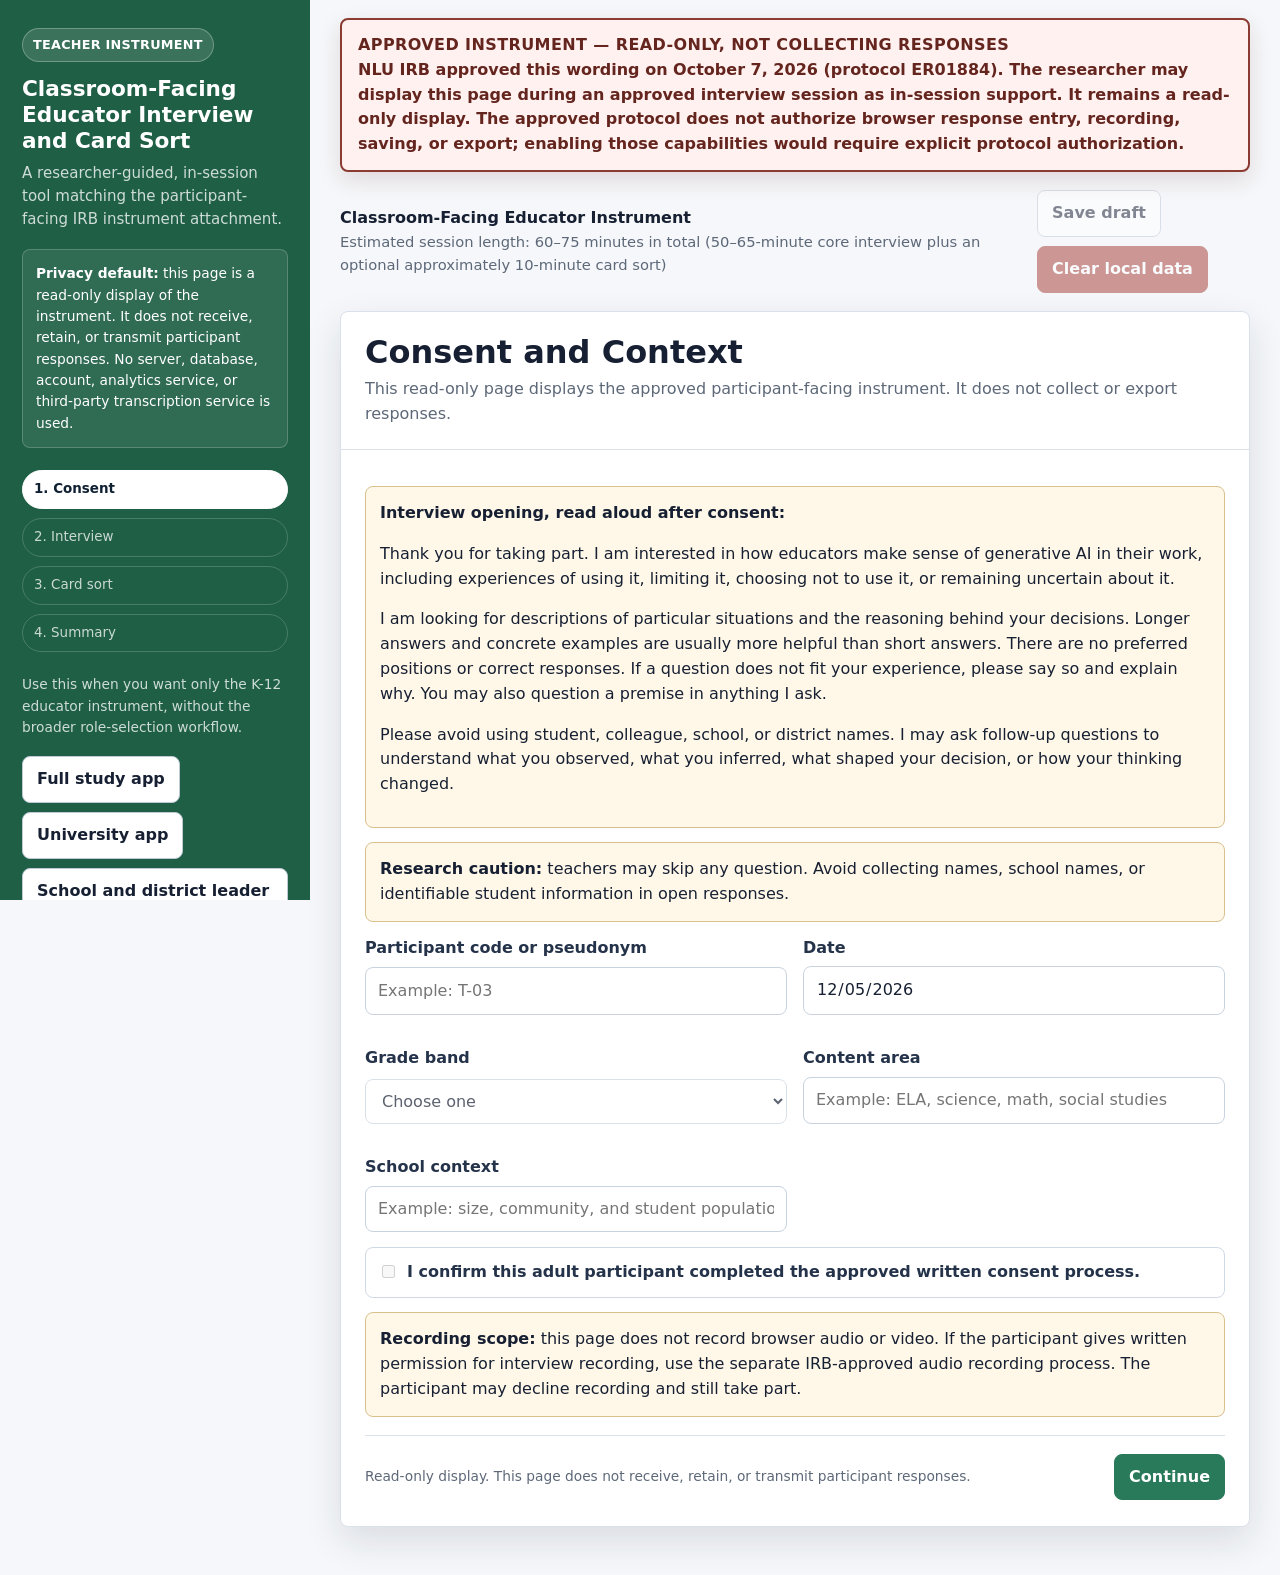
<file: teacher.html>
<!doctype html>
<html lang="en" data-mjm-ground="light">
<head>
  <meta charset="utf-8">
  <meta name="viewport" content="width=device-width, initial-scale=1">
  <title>Classroom-Facing Educator Interview and Card Sort</title>
  <meta name="description" content="Read-only review copy of the classroom-facing educator interview and card-sort instrument. Not collecting responses.">
  <link rel="stylesheet" href="https://minerclass.github.io/tokens.css">
  <link rel="stylesheet" href="shared/styles.css">
  <style>
    :root {
      --navy: #1f5f46;
      --teal: #287a5a;
      --gold: #6c9a45;
    }
    button:focus-visible, input:focus-visible, select:focus-visible, textarea:focus-visible,
    a:focus-visible, [tabindex]:focus-visible { outline-color: rgba(43, 129, 123, .55); }
    .tag { background: #edf5f4; color: #175f5b; }
    .callout { border-color: #d9c08d; background: #fff8e8; }
  </style>
</head>
<body>
  <a class="skip-link" href="#main">Skip to main content</a>
  <div class="shell">
    <aside>
      <div class="role-badge">Teacher Instrument</div>
      <h1>Classroom-Facing Educator Interview and Card Sort</h1>
      <p>A researcher-guided, in-session tool matching the participant-facing IRB instrument attachment.</p>
      <div class="privacy-note"><strong>Privacy default:</strong> this page is a read-only display of the instrument. It does not receive, retain, or transmit participant responses. No server, database, account, analytics service, or third-party transcription service is used.</div>
      <div class="progress-list" id="progressList"></div>
      <p class="hint">Use this when you want only the K-12 educator instrument, without the broader role-selection workflow.</p>
      <div class="button-row">
        <a class="btn" href="index.html">Full study app</a>
        <a class="btn" href="university/">University app</a>
        <a class="btn" href="principal.html">School and district leader app</a>
      </div>
    </aside>

    <main id="main" tabindex="-1">
      <div class="review-banner" role="status">
        <strong>Approved instrument — read-only, not collecting responses</strong>
        NLU IRB approved this wording on October 7, 2026 (protocol ER01884). The researcher may display this page during an approved interview session as in-session support. It remains a read-only display. The approved protocol does not authorize browser response entry, recording, saving, or export; enabling those capabilities would require explicit protocol authorization.
      </div>
      <div class="topbar">
        <div>
          <strong>Classroom-Facing Educator Instrument</strong>
          <div class="meta">Estimated session length: 60–75 minutes in total (50–65-minute core interview plus an optional approximately 10-minute card sort)</div>
        </div>
        <div class="button-row">
          <button class="btn" id="saveDraftButton" disabled type="button">Save draft</button>
          <button class="btn warn" id="clearButton" disabled type="button">Clear local data</button>
        </div>
      </div>

      <section class="panel" data-step="0">
        <div class="panel-header">
          <h2>Consent and Context</h2>
          <p>This read-only page displays the approved participant-facing instrument. It does not collect or export responses.</p>
        </div>
        <div class="panel-body">
          <div class="callout">
            <strong>Interview opening, read aloud after consent:</strong>
            <p>Thank you for taking part. I am interested in how educators make sense of generative AI in their work, including experiences of using it, limiting it, choosing not to use it, or remaining uncertain about it.</p>
            <p>I am looking for descriptions of particular situations and the reasoning behind your decisions. Longer answers and concrete examples are usually more helpful than short answers. There are no preferred positions or correct responses. If a question does not fit your experience, please say so and explain why. You may also question a premise in anything I ask.</p>
            <p>Please avoid using student, colleague, school, or district names. I may ask follow-up questions to understand what you observed, what you inferred, what shaped your decision, or how your thinking changed.</p>
          </div>
          <div class="callout"><strong>Research caution:</strong> teachers may skip any question. Avoid collecting names, school names, or identifiable student information in open responses.</div>
          <div class="grid">
            <div class="field">
              <label for="participantCode">Participant code or pseudonym</label>
              <input disabled id="participantCode" autocomplete="off" placeholder="Example: T-03">
            </div>
            <div class="field">
              <label for="studyDate">Date</label>
              <input disabled id="studyDate" type="date">
            </div>
            <div class="field">
              <label for="gradeBand">Grade band</label>
              <select disabled id="gradeBand">
                <option value="">Choose one</option>
                <option>Elementary</option>
                <option>Middle school</option>
                <option>High school</option>
                <option>Multiple grade bands</option>
              </select>
            </div>
            <div class="field">
              <label for="contentArea">Content area</label>
              <input disabled id="contentArea" placeholder="Example: ELA, science, math, social studies">
            </div>
            <div class="field">
              <label for="schoolContext">School context</label>
              <input disabled id="schoolContext" placeholder="Example: size, community, and student population">
            </div>
          </div>
          <label class="choice">
            <input disabled id="consentCheck" type="checkbox">
            <span>I confirm this adult participant completed the approved written consent process.</span>
          </label>
          <div class="callout"><strong>Recording scope:</strong> this page does not record browser audio or video. If the participant gives written permission for interview recording, use the separate IRB-approved audio recording process. The participant may decline recording and still take part.</div>
          <div class="actions">
            <span class="hint">Read-only display. This page does not receive, retain, or transmit participant responses.</span>
            <button class="btn primary" type="button" data-next>Continue</button>
          </div>
        </div>
      </section>

      <section class="panel hidden" data-step="1">
        <div class="panel-header">
          <h2>Interview Questions</h2>
          <p>Read-only display of the approved question set. The fields below are disabled illustrations of the instrument's structure. In an approved session the researcher records responses in interview notes and, with written permission, the separate approved audio recording.</p>
        </div>
        <div class="panel-body">
          <div id="reflectionItems"></div>
          <div class="actions">
            <button class="btn" type="button" data-prev>Back</button>
            <button class="btn primary" type="button" data-next>Continue to teacher card sort</button>
          </div>
        </div>
      </section>

      <section class="panel hidden" data-step="2">
        <div class="panel-header">
          <h2>Teacher Card Sort</h2>
          <p>This separate optional card sort matches working attachment 05F. In live administration, shuffle the cards and ask the participant to place each one on both dimensions while thinking aloud. Participants may revise placements at any time.</p>
          <p class="hint"><strong>Neutral follow-ups, used selectively:</strong> What did you observe and what did you infer? What additional context would change this placement? What should remain the learner's responsibility? What evidence would help you judge the result?</p>
        </div>
        <div class="panel-body">
          <div id="cardSortItems"></div>
          <div class="actions">
            <button class="btn" type="button" data-prev>Back</button>
            <button class="btn primary" type="button" data-next>Review instrument</button>
          </div>
        </div>
      </section>

      <section class="panel hidden" data-step="3">
        <div class="panel-header">
          <h2>Instrument Summary</h2>
          <p>The export controls below are disabled illustrations retained for layout review only. The approved protocol does not authorize participant-generated exports. Live-session audio is handled separately through the approved recording process.</p>
        </div>
        <div class="panel-body">
          <div class="button-row">
            <button class="btn primary" id="downloadJsonButton" disabled type="button">Download JSON</button>
            <button class="btn" id="downloadMarkdownButton" disabled type="button">Download Markdown</button>
          </div>
          <h3>Export preview</h3>
          <div class="summary-box" id="exportPreview"></div>
          <div class="actions">
            <button class="btn" type="button" data-prev>Back</button>
            <span class="hint">No participant response is produced by this page.</span>
          </div>
        </div>
      </section>
    </main>
  </div>

  <script type="module">
    import { q, r, cs, slug } from './shared/app.js';

    const COLLECTION_ENABLED = false;
    const STORAGE_KEY = "teacher-pedagogical-friction-05A-05F-chair-review-v4";
    const steps = ["Consent", "Interview", "Card sort", "Summary"];

    const reflections = [
      r("05A-C1", "Please tell me about your current educational role, the learners you work with, and the setting in which you make instructional decisions.", "What grade band or subject area do you work in? How long have you been in this role? How would you describe the school context without naming the institution?", []),
      r("05A-Q1", "How, if at all, does generative AI currently show up in your own planning or instruction? Please walk me through a recent example, or explain what shapes your choice not to use it.", "What were you trying to accomplish? What did you ask the tool to do, if anything? How did you judge, revise, or reject what it produced? What remained your responsibility? How has your use or nonuse changed over time?", []),
      r("05A-Q2", "How, if at all, does generative AI show up in the student work or learning you encounter? Please describe a recent situation and how you responded.", "When was the use invited? When was the use permitted? When was the use unexpected? When was the use restricted? When was the use not apparent? What did you observe in the student's process, explanation, or final work? What led you to believe generative AI was or was not involved? What remained uncertain or difficult to see? Did the situation affect what you did next?", []),
      r("05A-Q3", "I would like to hear about three kinds of instructional decisions. We can take them one at a time. Tell me about a learning situation in which you allowed or encouraged students to use generative AI. Tell me about a situation in which you limited how students could use it. Tell me about a situation in which you did not allow it.", "What were students expected to learn or do for themselves? What shaped your decision? How did you communicate the decision to students? What happened, and how did you judge the result? Did the decision work differently for different learners? If an example has not occurred: Can you imagine a situation in which you might make that choice? What would shape your decision? If no example comes to mind, move on.", []),
      r("05A-Q4", "What, if anything, have you changed about assessment since generative AI became widely available? Please walk me through a recent assessment you changed or deliberately chose not to change.", "What did the assessment look like before and afterward? What helped you judge whether students understood the work? Where, if anywhere, did authorship or ownership become difficult to judge? Did checkpoints, conversations, demonstrations, or other evidence help? What remained uncertain?", []),
      r("05A-Q5", "Thinking across different learners and situations, when, if ever, has generative AI removed a barrier or helped a learner participate or understand? When, if ever, has it provided assistance before a learner did thinking you wanted the learner to do? These may be different situations, two interpretations of the same situation, or experiences you have not encountered.", "What did you observe, and what did you infer? What evidence shaped your judgment? Did the effect differ by learner, task, subject, or context? What additional information would have helped you decide? How did you respond? Looking back, would you make the same decision again?", []),
      r("05A-Q6a", "If this is relevant to your role, how, if at all, have generative AI tools affected the options, access, or learning experiences of multilingual learners?", "Without identifying a student, can you describe a situation that shaped your view? What did you observe directly, and what did you infer? Did the tool remove a barrier, introduce a concern, do both, or do neither? Did accommodations, supports, or responsibilities become clearer or less clear? Did experiences vary among learners in ways that mattered? What remained uncertain?", []),
      r("05A-Q6b", "If this is relevant to your role, how, if at all, have generative AI tools affected the options, access, or learning experiences of students with individualized education programs?", "Without identifying a student, can you describe a situation that shaped your view? What did you observe directly, and what did you infer? Did the tool remove a barrier, introduce a concern, do both, or do neither? Did accommodations, supports, or responsibilities become clearer or less clear? Did experiences vary among learners in ways that mattered? What remained uncertain?", []),
      r("05A-Q7", "What, if anything, do you believe a student should contribute personally for AI-assisted work to count as learning or as the student's own work? Why?", "Does your answer change by task, learner, subject, or stage of learning? How, if at all, has generative AI changed students' willingness or ability to explain, discuss, revise, or defend their work? Are there circumstances in which the quality of the final product matters more than how it was produced? Are there circumstances in which the process matters more? What would cause you to reconsider your view?", []),
      r("05A-Q8", "Has there been a time, if any, when something beyond the immediate lesson shaped an AI-related instructional decision (i.e. an AI policy, platform, initiative, etc.)? If so, how did you interpret and respond to that condition?", "Did policy, pacing, family expectations, platform design, access, professional learning, or another condition matter? Who had authority to decide, and who experienced the consequences? Did people disagree, adapt the decision, or respond differently across settings? What support or information was available? What was missing? How has your own thinking changed since you first encountered these tools? What remains uncertain or outside your control?", []),
      r("05A-CL", "What should I have asked to understand how you decide when generative AI supports learning, when it gets in the way, or when the answer remains uncertain?", "Is there anything you would like to add, revise, or clarify before we finish?", [])
    ];

    const cardSortItems = [
      cs("A student uses AI to generate possible claims, chooses one, drafts the essay without AI, and discloses the brainstorming support.", ["Teacher"]),
      cs("A student submits an AI-assisted essay, then explains and defends the thesis, evidence, and revisions in a one-on-one conference.", ["Teacher"]),
      cs("A multilingual learner uses AI translation to understand assignment directions, then completes the disciplinary task without AI.", ["Teacher"]),
      cs("Before reading a source, a student asks AI for a summary and relies on it to begin the assignment; the original text remains available.", ["Teacher"]),
      cs("A school blocks generative AI because district guidance is unclear, while allowing individually approved accessibility supports.", ["Teacher"]),
      cs("A teacher uses AI to draft feedback on every essay, reviews and revises the feedback, and asks students to discuss how they used it.", ["Teacher"]),
      cs("A student asks AI to explain a difficult concept, then solves a new problem without AI and explains the reasoning.", ["Student"]),
      cs("A student asks AI to write the introduction, makes only light edits, writes the rest independently, and discloses the AI contribution.", ["Student"]),
      cs("A student with an IEP uses AI to turn the student’s own notes into an outline, then writes and revises the response without AI.", ["Student"]),
      cs("A student uses AI to generate counterarguments, revises the thesis after evaluating them, and explains which suggestions were accepted or rejected.", ["Student"])
    ];

    let currentStep = 0;
    let state = loadState();

    function defaultState() {
      return {
        participantCode: "",
        studyDate: new Date().toISOString().slice(0, 10),
        gradeBand: "",
        contentArea: "",
        schoolContext: "",
        consent: false,
        reflections: {},
        cardSort: {},
        cardSortFollowUp: "",
        updatedAt: null
      };
    }

    function loadState() {
      if (!COLLECTION_ENABLED) return defaultState();
      try { return { ...defaultState(), ...JSON.parse(localStorage.getItem(STORAGE_KEY) || "{}") }; }
      catch { return defaultState(); }
    }

    function persist() {
      if (!COLLECTION_ENABLED) return;
      syncStateFromDom();
      if (!state.consent) {
        localStorage.removeItem(STORAGE_KEY);
        return;
      }
      state.updatedAt = new Date().toISOString();
      localStorage.setItem(STORAGE_KEY, JSON.stringify(state));
    }

    function hydrate() {
      document.querySelector("#participantCode").value = state.participantCode || "";
      document.querySelector("#studyDate").value = state.studyDate || new Date().toISOString().slice(0, 10);
      document.querySelector("#gradeBand").value = state.gradeBand || "";
      document.querySelector("#contentArea").value = state.contentArea || "";
      document.querySelector("#schoolContext").value = state.schoolContext || "";
      document.querySelector("#consentCheck").checked = Boolean(state.consent);
    }

    function applyCollectionState() {
      if (COLLECTION_ENABLED) return;
      document.querySelectorAll("input, select, textarea, #saveDraftButton, #clearButton, #downloadJsonButton, #downloadMarkdownButton").forEach((control) => {
        control.disabled = true;
      });
    }

    function renderProgress() {
      document.querySelector("#progressList").innerHTML = steps.map((label, index) => {
        const klass = index === currentStep ? "active" : index < currentStep ? "done" : "";
        const current = index === currentStep ? ' aria-current="step"' : "";
        return `<div class="step-chip ${klass}"${current}>${index + 1}. ${label}</div>`;
      }).join("");
    }

    function showStep(index, shouldScroll = true) {
      currentStep = Math.max(0, Math.min(index, steps.length - 1));
      document.querySelectorAll("[data-step]").forEach((panel) => {
        panel.classList.toggle("hidden", Number(panel.dataset.step) !== currentStep);
      });
      if (currentStep === 1) renderReflectionItems();
      if (currentStep === 2) renderCardSort();
      if (currentStep === 3) renderPreview();
      renderProgress();
      applyCollectionState();
      const activePanel = document.querySelector(`[data-step="${currentStep}"]`);
      const heading = activePanel && activePanel.querySelector("h2");
      if (heading && shouldScroll) { heading.setAttribute("tabindex", "-1"); heading.focus({ preventScroll: true }); }
      if (shouldScroll) {
        const target = window.matchMedia("(max-width: 860px)").matches ? document.querySelector("main") : document.documentElement;
        target.scrollIntoView({ behavior: "smooth", block: "start" });
      }
    }

    function renderReflectionItems() {
      syncStateFromDom();
      document.querySelector("#reflectionItems").innerHTML = reflections.map((item, index) => {
        const response = state.reflections[item.id] || {};
        const label = item.id;
        return `
          <div class="question-card">
            <div class="question-meta"><span class="tag gold">${label}</span></div>
            <h3>${item.text}</h3>
            <textarea data-reflection="${item.id}" aria-label="${escapeAttr(item.text)}" placeholder="Disabled illustration — this page is not used for data entry.">${escapeText(response.text || "")}</textarea>
            ${item.followUp ? `<div class="follow-up">
              <strong>${item.followUp.startsWith("Required follow-up:") ? "Required follow-up and optional probes:" : "Optional follow-up probes:"}</strong> ${item.followUp}
              <textarea data-followup="${item.id}" aria-label="${escapeAttr(`Follow-up: ${item.followUp}`)}" placeholder="Disabled illustration: responses are recorded separately.">${escapeText(response.followUp || "")}</textarea>
            </div>` : ""}
          </div>`;
      }).join("");
    }

    function renderCardSort() {
      syncStateFromDom();
      document.querySelector("#cardSortItems").innerHTML = cardSortItems.map((card, index) => {
        const response = state.cardSort[card.id] || {};
        return `
          <div class="sort-card">
            <div class="question-meta"><span class="tag gray">Card ${index + 1}</span></div>
            <h3>${card.text}</h3>
            <p class="hint"><strong>Dimension 1:</strong> How much of the learner’s own thinking, effort, and judgment appears to be preserved?</p>
            <div class="pill-options" role="radiogroup" aria-label="Dimension 1: How much of the learner’s own thinking, effort, and judgment appears to be preserved? Card ${index + 1}">${["Low", "Mixed or unclear", "High", "Need more context"].map((value) => `<label><input type="radio" name="${card.id}-preservation" data-sort="${card.id}" data-sort-field="preservation" value="${value}" ${response.preservation === value ? "checked" : ""}>${value}</label>`).join("")}</div>
            <p class="hint"><strong>Dimension 2:</strong> What response would you be most likely to take?</p>
            <div class="pill-options" role="radiogroup" aria-label="Dimension 2: What response would you be most likely to take? Card ${index + 1}">${["Allow or encourage", "Allow with conditions or limits", "Do not allow", "Need more context"].map((value) => `<label><input type="radio" name="${card.id}-most-likely-response" data-sort="${card.id}" data-sort-field="mostLikelyResponse" value="${value}" ${response.mostLikelyResponse === value ? "checked" : ""}>${value}</label>`).join("")}</div>
            <textarea data-sort-note="${card.id}" aria-label="${escapeAttr(`Reasoning for card ${index + 1}: ${card.text}`)}" placeholder="Explain the placement.">${escapeText(response.note || "")}</textarea>
          </div>`;
      }).join("") + `
        <div class="question-card">
          <div class="question-meta"><span class="tag gold">Card-sort follow-up</span></div>
          <h3>Which two cards were hardest to place? Which scenario most clearly removes a barrier? Which may provide assistance before desired thinking occurs? Which is most affected by policy, expectations, or authority?</h3>
          <textarea id="cardSortFollowUp" aria-label="Which two cards were hardest to place, and why?" placeholder="Disabled illustration — this page is not used for data entry.">${escapeText(state.cardSortFollowUp || "")}</textarea>
        </div>`;
      applyCollectionState();
    }

    function syncStateFromDom() {
      if (!COLLECTION_ENABLED) return;
      const participantCode = document.querySelector("#participantCode");
      if (participantCode) state.participantCode = participantCode.value.trim();
      const studyDate = document.querySelector("#studyDate");
      if (studyDate) state.studyDate = studyDate.value;
      const gradeBand = document.querySelector("#gradeBand");
      if (gradeBand) state.gradeBand = gradeBand.value;
      const contentArea = document.querySelector("#contentArea");
      if (contentArea) state.contentArea = contentArea.value.trim();
      const schoolContext = document.querySelector("#schoolContext");
      if (schoolContext) state.schoolContext = schoolContext.value.trim();
      const consent = document.querySelector("#consentCheck");
      if (consent) state.consent = consent.checked;
      document.querySelectorAll("[data-reflection]").forEach((input) => {
        state.reflections[input.dataset.reflection] = state.reflections[input.dataset.reflection] || {};
        state.reflections[input.dataset.reflection].text = input.value;
      });
      document.querySelectorAll("[data-followup]").forEach((input) => {
        state.reflections[input.dataset.followup] = state.reflections[input.dataset.followup] || {};
        state.reflections[input.dataset.followup].followUp = input.value;
      });
      document.querySelectorAll("[data-sort]").forEach((input) => {
        if (!input.checked) return;
        state.cardSort[input.dataset.sort] = state.cardSort[input.dataset.sort] || {};
        state.cardSort[input.dataset.sort][input.dataset.sortField] = input.value;
      });
      document.querySelectorAll("[data-sort-note]").forEach((input) => {
        state.cardSort[input.dataset.sortNote] = state.cardSort[input.dataset.sortNote] || {};
        state.cardSort[input.dataset.sortNote].note = input.value;
      });
      const cardSortFollowUp = document.querySelector("#cardSortFollowUp");
      if (cardSortFollowUp) state.cardSortFollowUp = cardSortFollowUp.value;
    }

    function exportData() {
      syncStateFromDom();
      return {
        app: "Classroom-Facing Educator Interview and Card Sort",
        version: "2026-09-05f-chair-review-v1",
        exportedAt: new Date().toISOString(),
        participant: {
          code: state.participantCode,
          role: "teacher",
          studyDate: state.studyDate,
          gradeBand: state.gradeBand,
          contentArea: state.contentArea,
          schoolContext: state.schoolContext,
          consentChecked: state.consent
        },
        reflections: reflections.map((item) => ({
          id: item.id,
          prompt: item.text,
          standardFollowUp: item.followUp,
          response: (state.reflections[item.id] || {}).text || "",
          followUpResponse: (state.reflections[item.id] || {}).followUp || ""
        })),
        cardSort: cardSortItems.map((card) => {
          const response = state.cardSort[card.id] || {};
          return { id: card.id, prompt: card.text, thinkingEffortJudgmentPreserved: response.preservation || "", mostLikelyResponse: response.mostLikelyResponse || "", reasoning: response.note || "" };
        }),
        cardSortFollowUp: state.cardSortFollowUp || ""
      };
    }

    function markdownExport(data) {
      const lines = [`# K-12 Classroom-Facing Educator Interview Export`, "", `- Exported: ${data.exportedAt}`, `- Participant code: ${data.participant.code || ""}`, `- Grade band: ${data.participant.gradeBand || ""}`, `- Content area: ${data.participant.contentArea || ""}`, `- School context: ${data.participant.schoolContext || ""}`, ""];
      lines.push("## Reflections");
      data.reflections.forEach((item, index) => {
        lines.push(`### ${item.id}: ${item.prompt}`, "", item.response || "_No response_", "");
        if (item.standardFollowUp) lines.push(`**Standard follow-up:** ${item.standardFollowUp}`, "", item.followUpResponse || "_No follow-up response_", "");
      });
      lines.push("## Card Sort");
      data.cardSort.forEach((item, index) => {
        lines.push(`### Card ${index + 1}: ${item.prompt}`, `Dimension 1 - Learner thinking, effort, and judgment preserved: ${item.thinkingEffortJudgmentPreserved || ""}`, `Dimension 2 - Most likely response: ${item.mostLikelyResponse || ""}`, `Reasoning: ${item.reasoning || ""}`, "");
      });
      lines.push("### Card-sort follow-up", "Which two cards were hardest to place? Which scenario most clearly removes a barrier? Which may provide assistance before desired thinking occurs? Which is most affected by policy, expectations, or authority?", "", data.cardSortFollowUp || "_No response_", "");
      return lines.join("\n");
    }

    function renderPreview() {
      document.querySelector("#exportPreview").textContent = COLLECTION_ENABLED
        ? JSON.stringify(exportData(), null, 2)
        : "Export is disabled. The approved protocol does not authorize participant response entry or participant-generated export from this page; enabling it would require explicit protocol authorization.";
    }

    function download(filename, content, type) {
      if (!COLLECTION_ENABLED) return;
      const blob = new Blob([content], { type });
      const url = URL.createObjectURL(blob);
      const link = document.createElement("a");
      link.href = url;
      link.download = filename;
      document.body.appendChild(link);
      link.click();
      link.remove();
      URL.revokeObjectURL(url);
    }

    function safeFileName(label) {
      const code = state.participantCode || "teacher-participant";
      return `${code}-${label}`.replace(/[^a-z0-9-_]+/gi, "-").replace(/-+/g, "-");
    }

    function escapeText(text) {
      return String(text || "").replace(/[&<>"']/g, (char) => ({ "&": "&amp;", "<": "&lt;", ">": "&gt;", '"': "&quot;", "'": "&#39;" }[char]));
    }

    function escapeAttr(text) { return escapeText(text).replace(/`/g, "&#96;"); }

    document.addEventListener("click", (event) => {
      const next = event.target.closest("[data-next]");
      const prev = event.target.closest("[data-prev]");
      if (next) {
        if (!COLLECTION_ENABLED) {
          showStep(currentStep + 1);
          return;
        }
        syncStateFromDom();
        if (currentStep === 0 && !state.consent) {
          alert("Review the approved consent language and check the consent confirmation before continuing.");
          return;
        }
        persist();
        showStep(currentStep + 1);
      }
      if (prev) {
        if (COLLECTION_ENABLED) persist();
        showStep(currentStep - 1);
      }
    });

    document.querySelector("#saveDraftButton").addEventListener("click", () => {
      if (!COLLECTION_ENABLED) return;
      persist();
      alert("Draft saved in this browser.");
    });

    document.querySelector("#clearButton").addEventListener("click", () => {
      if (!COLLECTION_ENABLED) return;
      if (!confirm("Clear all local teacher responses stored by this page in this browser?")) return;
      localStorage.removeItem(STORAGE_KEY);
      state = defaultState();
      hydrate();
      showStep(0);
    });

    document.querySelector("#downloadJsonButton").addEventListener("click", () => {
      if (!COLLECTION_ENABLED) return;
      const data = exportData();
      download(`${safeFileName("teacher-export")}.json`, JSON.stringify(data, null, 2), "application/json");
    });

    document.querySelector("#downloadMarkdownButton").addEventListener("click", () => {
      if (!COLLECTION_ENABLED) return;
      const data = exportData();
      download(`${safeFileName("teacher-export")}.md`, markdownExport(data), "text/markdown");
    });

    document.addEventListener("change", (event) => { if (event.target.matches("input, select, textarea")) persist(); });
    document.addEventListener("input", (event) => { if (event.target.matches("input, textarea")) persist(); });

    hydrate();
    showStep(0, false);
  </script>
</body>
</html>
</file>
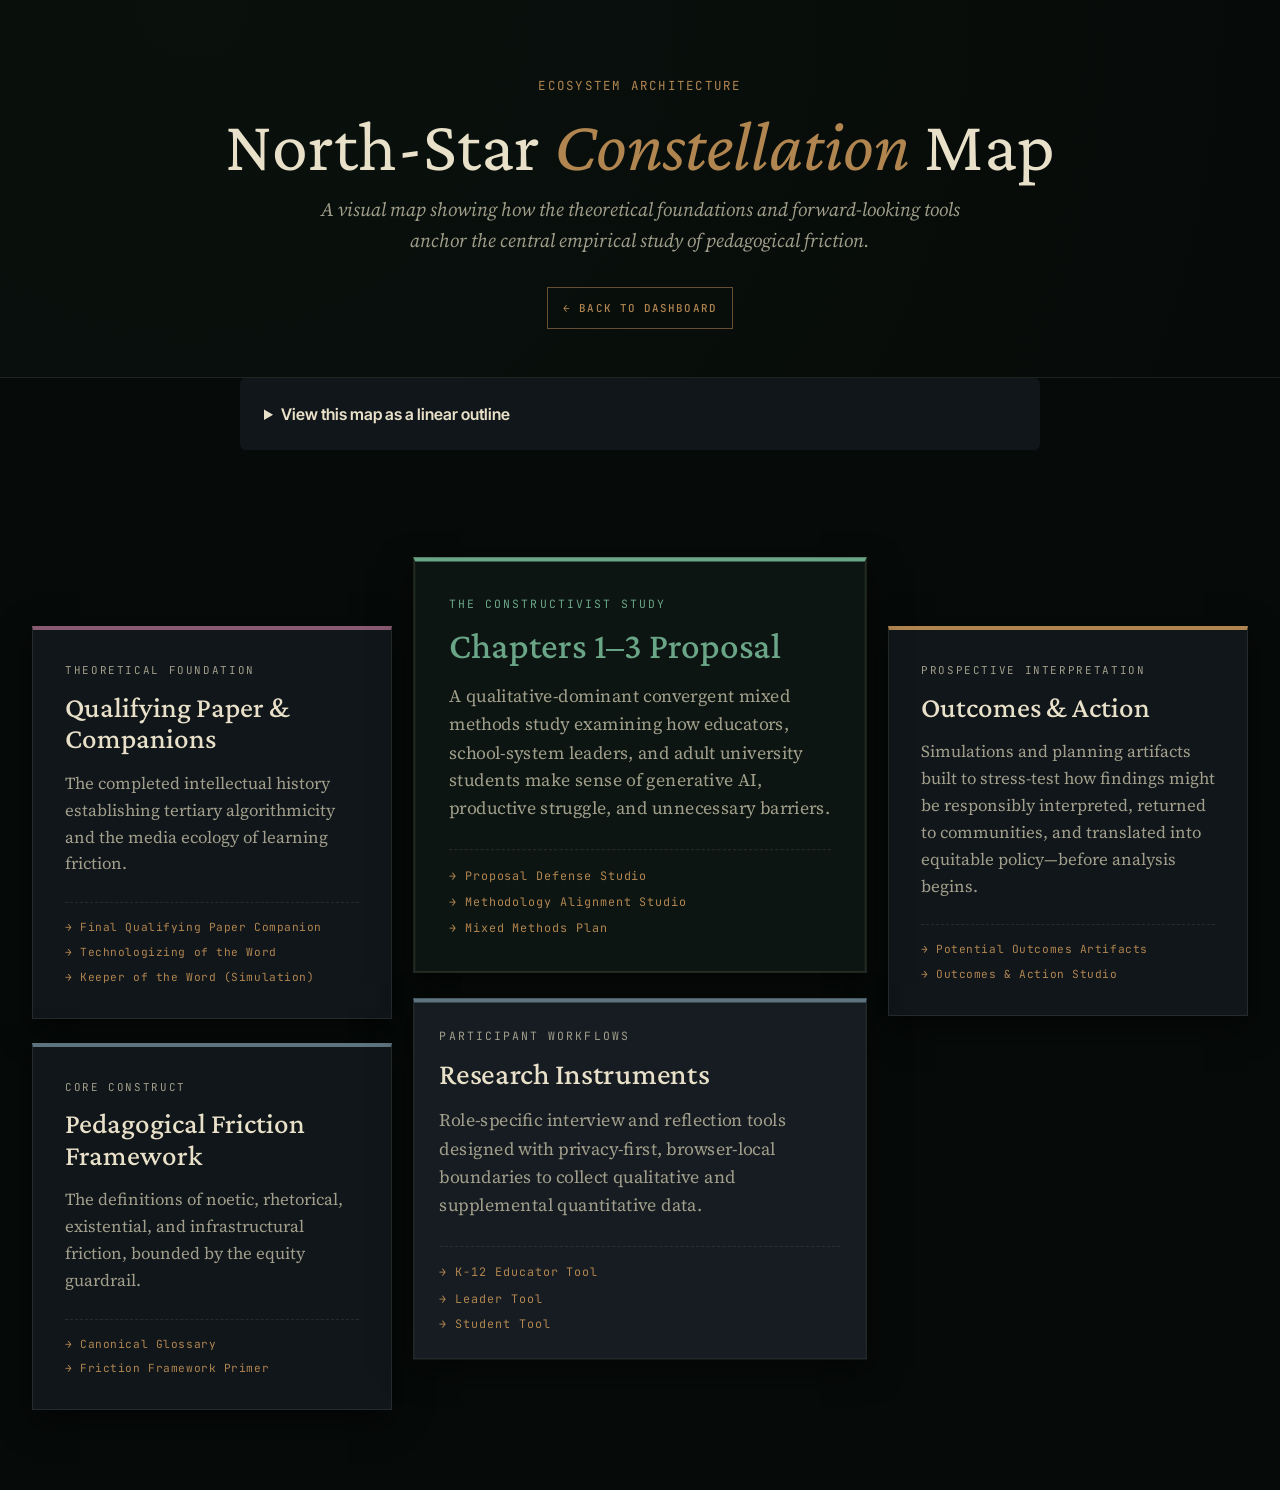
<file: dissertation-sites/constellation.html>
<!doctype html>
<html lang="en">
<head>
  <meta charset="utf-8">
  <meta name="viewport" content="width=device-width, initial-scale=1">
  <title>North-Star Constellation Map | Micah Miner</title>
  <meta name="description" content="Visual architecture of the Pedagogical Friction dissertation ecosystem.">
  <link rel="preconnect" href="https://fonts.googleapis.com">
  <link rel="preconnect" href="https://fonts.gstatic.com" crossorigin>
  <link href="https://fonts.googleapis.com/css2?family=Crimson+Pro:ital,wght@0,300..700;1,300..700&family=Source+Serif+4:ital,opsz,wght@0,8..60,300..700;1,8..60,300..700&family=Inter+Tight:wght@300;400;500;600&family=JetBrains+Mono:wght@300;400;500;600&display=swap" rel="stylesheet">
  <link rel="stylesheet" href="https://minerclass.github.io/tokens.css">
  <style>
    :root {
      /* This page and its sibling share a deliberate palette: a deep green-black
         ground and warm parchment ink. Both are this pair's identity, so they
         stay local and only the rules join the shared tokens. Linking
         tokens.css also brings the ecosystem focus ring and the
         prefers-reduced-motion block. */
      --bg: #060a08;
      --bg-2: #0a110d;
      --ink: #e8e0c8;
      --ink-dim: #a19f8b;
      --ink-faded: #62604f;
      --emerald: #4a8068;
      --emerald-bright: #6ba588;
      --bronze: #b08550;
      --bronze-bright: #d4a974;
      --plum: #8a5a70;
      --plum-bright: #b37a95;
      --mjm-accent: var(--mjm-teal, #6ba588);
      --slate: #5d737e;
      --paper: #11161a;
      --paper-2: #161c21;
      --rule: rgba(161,159,139,.15);
    }

    /* The outline links set no colour of their own, so they fell back to the
       browser default link blue (#0000EE) on this dark ground and measured
       1.94:1. Bronze-bright is already the pair's link accent elsewhere. */
    .constellation-outline a { color: var(--bronze-bright); }
    .constellation-outline a:hover,
    .constellation-outline a:focus-visible { color: var(--ink); }
    * { box-sizing: border-box; margin: 0; padding: 0; }
    body {
      background: var(--bg);
      color: var(--ink);
      font-family: "Inter Tight", sans-serif;
      line-height: 1.5;
    }
    .prose, .card, .metadata, .url, .export-preview, table td { overflow-wrap: anywhere; }
    pre { overflow-x: auto; white-space: pre; }
    code { overflow-wrap: normal; }
    header.masthead {
      position: relative;
      padding: 4.5rem 2rem 3rem;
      background: radial-gradient(circle at 15% 0%, var(--bg-2) 0%, var(--bg) 100%);
      border-bottom: 1px solid var(--rule);
      text-align: center;
    }
    .mast-inner {
      width: min(1180px, 100%);
      margin: 0 auto;
    }
    .eyebrow {
      display: inline-block;
      margin-bottom: 1rem;
      color: var(--bronze);
      font-family: "JetBrains Mono", monospace;
      font-size: .78rem;
      letter-spacing: .18em;
      text-transform: uppercase;
    }
    h1.title {
      font-family: "Crimson Pro", serif;
      font-weight: 400;
      font-size: clamp(2.5rem, 6vw, 4.5rem);
      line-height: .92;
      margin-bottom: 1rem;
    }
    h1.title em {
      color: var(--bronze);
      font-style: italic;
    }
    .subtitle {
      max-width: 68ch;
      margin: 0 auto 2rem;
      color: var(--ink-dim);
      font-family: "Source Serif 4", serif;
      font-size: clamp(1.06rem, 1.5vw, 1.38rem);
      font-style: italic;
      line-height: 1.6;
    }
    .mast-actions {
      display: flex;
      flex-wrap: wrap;
      gap: .7rem;
      justify-content: center;
    }
    .btn {
      display: inline-flex;
      align-items: center;
      justify-content: center;
      border: 1px solid var(--rule);
      background: transparent;
      color: var(--ink-dim);
      min-height: 42px;
      padding: .58rem .92rem;
      font-family: "JetBrains Mono", monospace;
      font-size: .68rem;
      font-weight: 500;
      letter-spacing: .1em;
      text-transform: uppercase;
      text-decoration: none;
      white-space: nowrap;
      cursor: pointer;
      transition: border-color .2s, color .2s, background .2s, transform .2s;
    }
    .btn:hover {
      color: var(--ink);
      border-color: var(--bronze);
      transform: translateY(-1px);
    }
    .btn.ghost { color: var(--bronze); border-color: rgba(176,133,80,.55); }

    /* The Constellation Map */
    .map-container {
      padding: 5rem 2rem;
      max-width: 1400px;
      margin: 0 auto;
    }
    
    .constellation {
      display: grid;
      grid-template-columns: 1fr 1.2fr 1fr;
      gap: 2rem;
      align-items: stretch;
      position: relative;
    }

    /* Connecting lines for large screens */
    .constellation::before, .constellation::after {
      content: "";
      position: absolute;
      top: 50%;
      height: 2px;
      background: var(--rule);
      z-index: 0;
    }
    .constellation::before { left: 25%; right: 75%; }
    .constellation::after { left: 75%; right: 25%; }

    .node-group {
      position: relative;
      z-index: 1;
      display: flex;
      flex-direction: column;
      gap: 1.5rem;
    }

    /* Group styling */
    .node-group.foundation { padding-top: 3rem; }
    .node-group.empirical { transform: scale(1.05); z-index: 2; }
    .node-group.outcomes { padding-top: 3rem; }

    /* The Box / Card */
    .node {
      background: var(--paper);
      border: 1px solid var(--rule);
      padding: 2rem;
      border-top-width: 4px;
      box-shadow: 0 10px 30px rgba(0,0,0,0.5);
    }
    
    .node.theory { border-top-color: var(--plum); }
    .node.center { border-top-color: var(--emerald-bright); border-width: 2px; border-top-width: 4px; background: #0c1511; }
    .node.action { border-top-color: var(--bronze); }
    .node.instrument { border-top-color: var(--slate); background: var(--paper-2); padding: 1.5rem; }

    .node-label {
      color: var(--ink-dim);
      font-family: "JetBrains Mono", monospace;
      font-size: .68rem;
      letter-spacing: .15em;
      text-transform: uppercase;
      margin-bottom: .8rem;
      display: block;
    }
    .node h3 {
      font-family: "Crimson Pro", serif;
      font-size: 1.8rem;
      font-weight: 500;
      color: var(--ink);
      line-height: 1.1;
      margin-bottom: 1rem;
    }
    .node p {
      color: var(--ink-dim);
      font-family: "Source Serif 4", serif;
      font-size: 1.05rem;
      line-height: 1.6;
    }
    .node.center h3 { font-size: 2.2rem; color: var(--emerald-bright); }
    
    .node-links {
      margin-top: 1.5rem;
      display: flex;
      flex-direction: column;
      gap: .5rem;
      border-top: 1px dashed var(--rule);
      padding-top: 1rem;
    }
    .node-links a {
      color: var(--bronze);
      font-family: "JetBrains Mono", monospace;
      font-size: .7rem;
      text-decoration: none;
      letter-spacing: .05em;
      transition: color .2s;
    }
    .node-links a:hover { color: var(--bronze-bright); text-decoration: underline; }

    @media (max-width: 1100px) {
      .constellation {
        grid-template-columns: 1fr;
        gap: 3rem;
      }
      .constellation::before, .constellation::after { display: none; }
      .node-group.foundation, .node-group.outcomes { padding-top: 0; }
      .node-group.empirical { transform: none; }
      .node.center { border-left-color: var(--emerald-bright); border-width: 1px; border-left-width: 4px; border-top-width: 1px; }
    }

    .sr-only {
      position: absolute;
      width: 1px;
      height: 1px;
      padding: 0;
      margin: -1px;
      overflow: hidden;
      clip: rect(0, 0, 0, 0);
      white-space: nowrap;
      border: 0;
    }
  </style>
</head>
<body>
  <header class="masthead">
    <div class="mast-inner">
      <div class="eyebrow">Ecosystem Architecture</div>
      <h1 class="title">North-Star <em>Constellation</em> Map</h1>
      <p class="subtitle">A visual map showing how the theoretical foundations and forward-looking tools anchor the central empirical study of pedagogical friction.</p>
      <div class="mast-actions">
        <a class="btn ghost" href="index.html">← Back to Dashboard</a>
      </div>
    </div>
  </header>

  <main>
    <details class="constellation-outline" style="max-width: 800px; margin: 0 auto 3rem auto; padding: 1rem; border: 1px solid var(--border); border-radius: 6px; background: var(--paper);">
      <summary style="cursor: pointer; font-weight: 600; color: var(--ink); padding: 0.5rem; font-family: 'Inter Tight', sans-serif;">View this map as a linear outline</summary>
      <div style="padding-top: 1rem;">
        <p>This map shows how the theoretical foundations and outcomes artifacts connect to the central empirical study.</p>
        
        <h2 style="margin-top: 1.5rem; font-size: 1.17em; color: var(--bronze);">1. Theoretical Foundation</h2>
        <ul style="padding-left: 1.5rem;">
          <li style="margin-bottom: 0.5rem;"><strong>Qualifying Paper &amp; Companions:</strong> The completed intellectual history establishing tertiary algorithmicity and the media ecology of learning friction. Links to <a href="https://minerclass.github.io/dissertationquestionsbeta/qualifying-paper-final-review/">Final Qualifying Paper Companion</a>, <a href="https://minerclass.github.io/genAI-ML-the-technologizing-word-site/">Technologizing of the Word</a>, and <a href="https://minerclass.github.io/orality_game/">Keeper of the Word simulation</a>.</li>
          <li><strong>Pedagogical Friction Framework:</strong> The definitions of noetic, rhetorical, existential, and infrastructural friction, bounded by the equity guardrail. Links to <a href="glossary.html">Canonical Glossary</a> and <a href="https://minerclass.github.io/pedagogical-friction/">Friction Framework Primer</a>.</li>
        </ul>
        
        <h2 style="margin-top: 1.5rem; font-size: 1.17em; color: var(--emerald-bright);">2. The Constructivist Study</h2>
        <ul style="padding-left: 1.5rem;">
          <li style="margin-bottom: 0.5rem;"><strong>Chapters 1-3 Proposal:</strong> A qualitative-dominant convergent mixed methods study grounded in constructivist qualitative inquiry. Links to <a href="https://minerclass.github.io/diss-proposal-defense/">Proposal Defense Studio</a>, <a href="https://minerclass.github.io/mixed-methods-portfolio/methodology-alignment/">Methodology Alignment Studio</a>, and <a href="https://minerclass.github.io/mixed-methods-portfolio/">Mixed Methods Plan</a>.</li>
          <li><strong>Research Instruments:</strong> Role-specific interview and reflection tools designed with privacy-first boundaries. Links to <a href="https://minerclass.github.io/dissertationquestionsbeta/teacher.html">K-12 Educator Tool</a>, <a href="https://minerclass.github.io/dissertationquestionsbeta/principal.html">Leader Tool</a>, and <a href="https://minerclass.github.io/dissertationquestionsbeta/university/index.html">Student Tool</a>.</li>
        </ul>

        <h2 style="margin-top: 1.5rem; font-size: 1.17em; color: var(--plum);">3. Prospective Interpretation</h2>
        <ul style="padding-left: 1.5rem;">
          <li><strong>Outcomes &amp; Action:</strong> Simulations and planning artifacts built to stress-test how findings might be responsibly interpreted before analysis begins. Links to <a href="https://minerclass.github.io/dissertationquestionsbeta/research-outcomes/">Potential Outcomes Artifacts</a> and <a href="https://minerclass.github.io/dissertationquestionsbeta/research-outcomes/action.html">Outcomes &amp; Action Studio</a>.</li>
        </ul>
      </div>
    </details>

    <div class="map-container" aria-hidden="true" inert>
      <div class="constellation">
        
        <!-- Left Column: Theoretical Foundation -->
        <div class="node-group foundation">
          <div class="node theory">
            <span class="node-label">Theoretical Foundation</span>
            <h3>Qualifying Paper &amp; Companions</h3>
            <p>The completed intellectual history establishing tertiary algorithmicity and the media ecology of learning friction.</p>
            <div class="node-links">
              <a href="https://minerclass.github.io/dissertationquestionsbeta/qualifying-paper-final-review/">→ Final Qualifying Paper Companion</a>
              <a href="https://minerclass.github.io/genAI-ML-the-technologizing-word-site/">→ Technologizing of the Word</a>
              <a href="https://minerclass.github.io/orality_game/">→ Keeper of the Word (Simulation)</a>
            </div>
          </div>
          
          <div class="node theory" style="border-top-color: var(--slate);">
            <span class="node-label">Core Construct</span>
            <h3>Pedagogical Friction Framework</h3>
            <p>The definitions of noetic, rhetorical, existential, and infrastructural friction, bounded by the equity guardrail.</p>
            <div class="node-links">
              <a href="glossary.html">→ Canonical Glossary</a>
              <a href="https://minerclass.github.io/pedagogical-friction/">→ Friction Framework Primer</a>
            </div>
          </div>
        </div>

        <!-- Center Column: The Core Study -->
        <div class="node-group empirical">
          <div class="node center">
            <span class="node-label" style="color: var(--emerald-bright);">The Constructivist Study</span>
            <h3>Chapters 1–3 Proposal</h3>
            <p>A qualitative-dominant convergent mixed methods study examining how educators, school-system leaders, and adult university students make sense of generative AI, productive struggle, and unnecessary barriers.</p>
            <div class="node-links">
              <a href="https://minerclass.github.io/diss-proposal-defense/">→ Proposal Defense Studio</a>
              <a href="https://minerclass.github.io/mixed-methods-portfolio/methodology-alignment/">→ Methodology Alignment Studio</a>
              <a href="https://minerclass.github.io/mixed-methods-portfolio/">→ Mixed Methods Plan</a>
            </div>
          </div>
          
          <div class="node instrument">
            <span class="node-label">Participant Workflows</span>
            <h3>Research Instruments</h3>
            <p>Role-specific interview and reflection tools designed with privacy-first, browser-local boundaries to collect qualitative and supplemental quantitative data.</p>
            <div class="node-links">
              <a href="../teacher.html">→ K-12 Educator Tool</a>
              <a href="../principal.html">→ Leader Tool</a>
              <a href="../university/">→ Student Tool</a>
            </div>
          </div>
        </div>

        <!-- Right Column: Outcomes & Action -->
        <div class="node-group outcomes">
          <div class="node action">
            <span class="node-label">Prospective Interpretation</span>
            <h3>Outcomes &amp; Action</h3>
            <p>Simulations and planning artifacts built to stress-test how findings might be responsibly interpreted, returned to communities, and translated into equitable policy—before analysis begins.</p>
            <div class="node-links">
              <a href="https://minerclass.github.io/potential-outcomes-artifacts1/">→ Potential Outcomes Artifacts</a>
              <a href="https://minerclass.github.io/potential-outcomes-artifacts2/">→ Outcomes &amp; Action Studio</a>
            </div>
          </div>
        </div>

      </div>
    </div>
  </main>
</body>
</html>
</file>
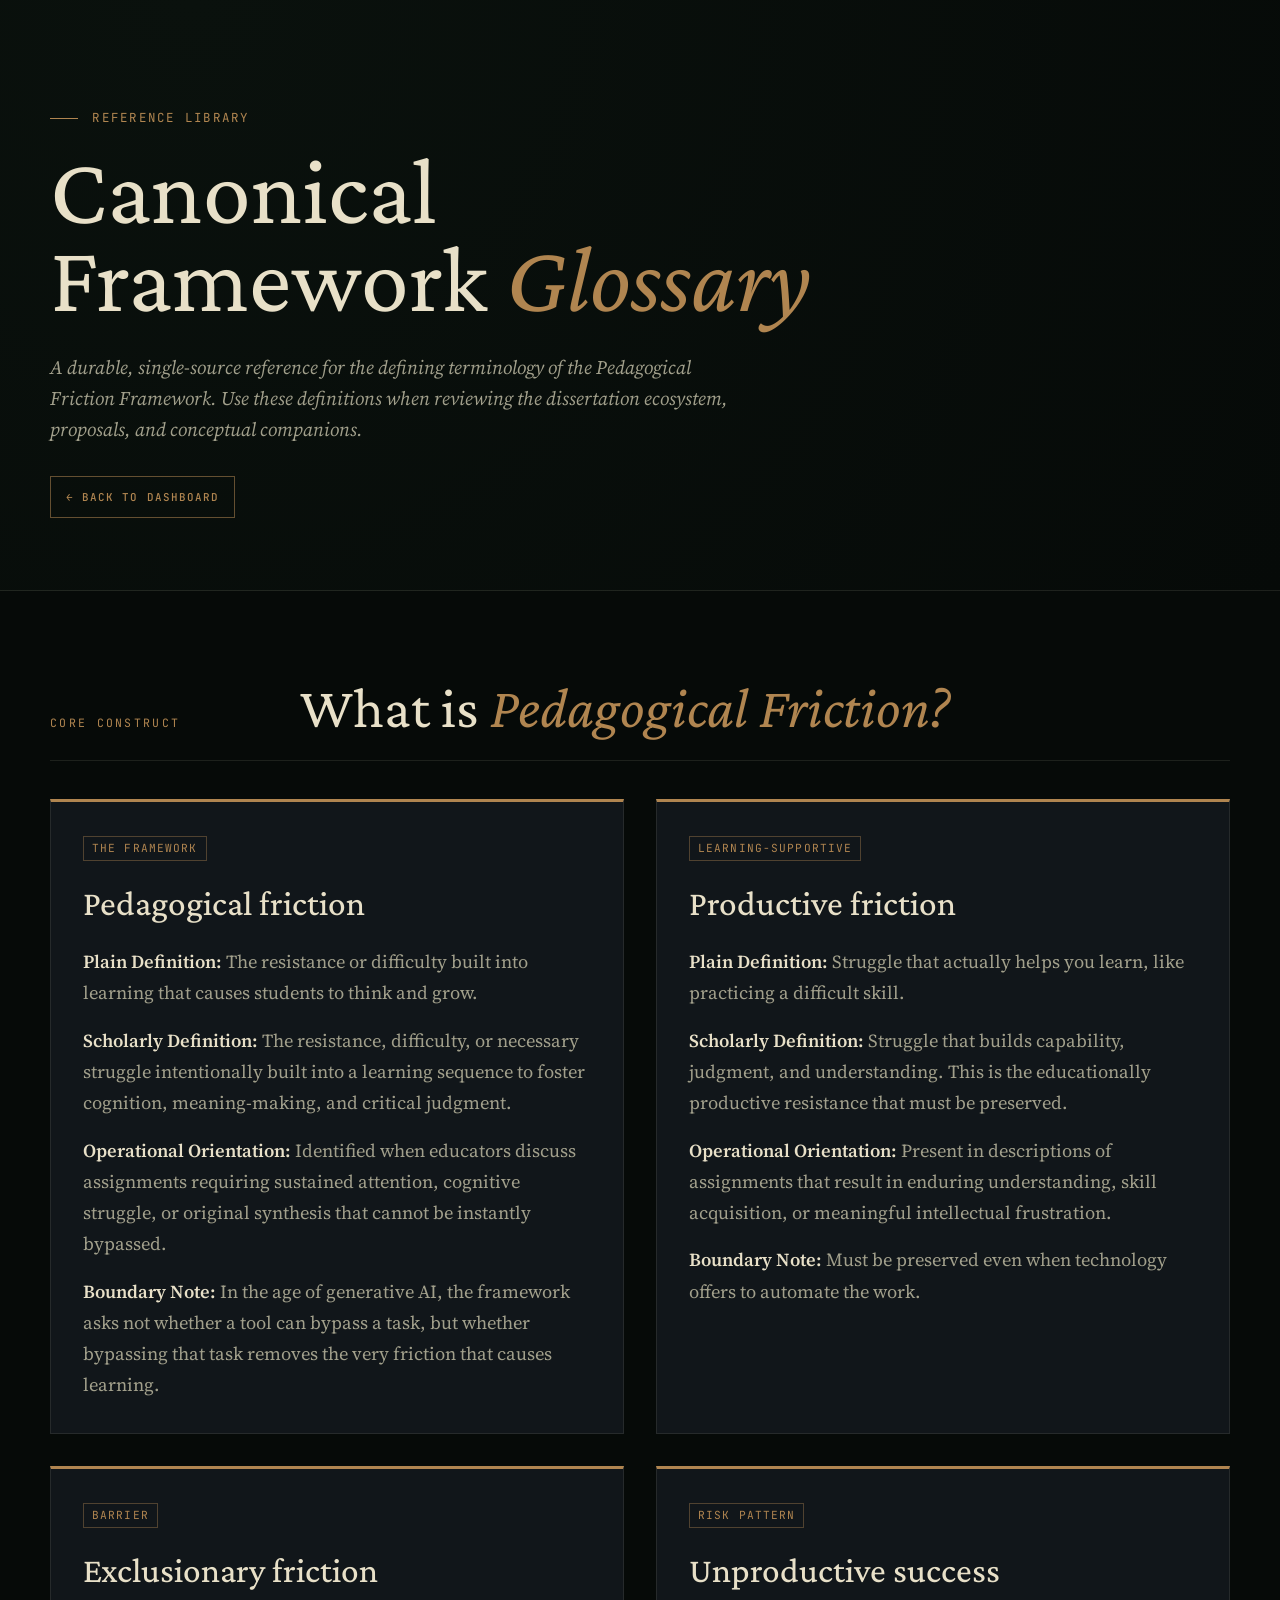
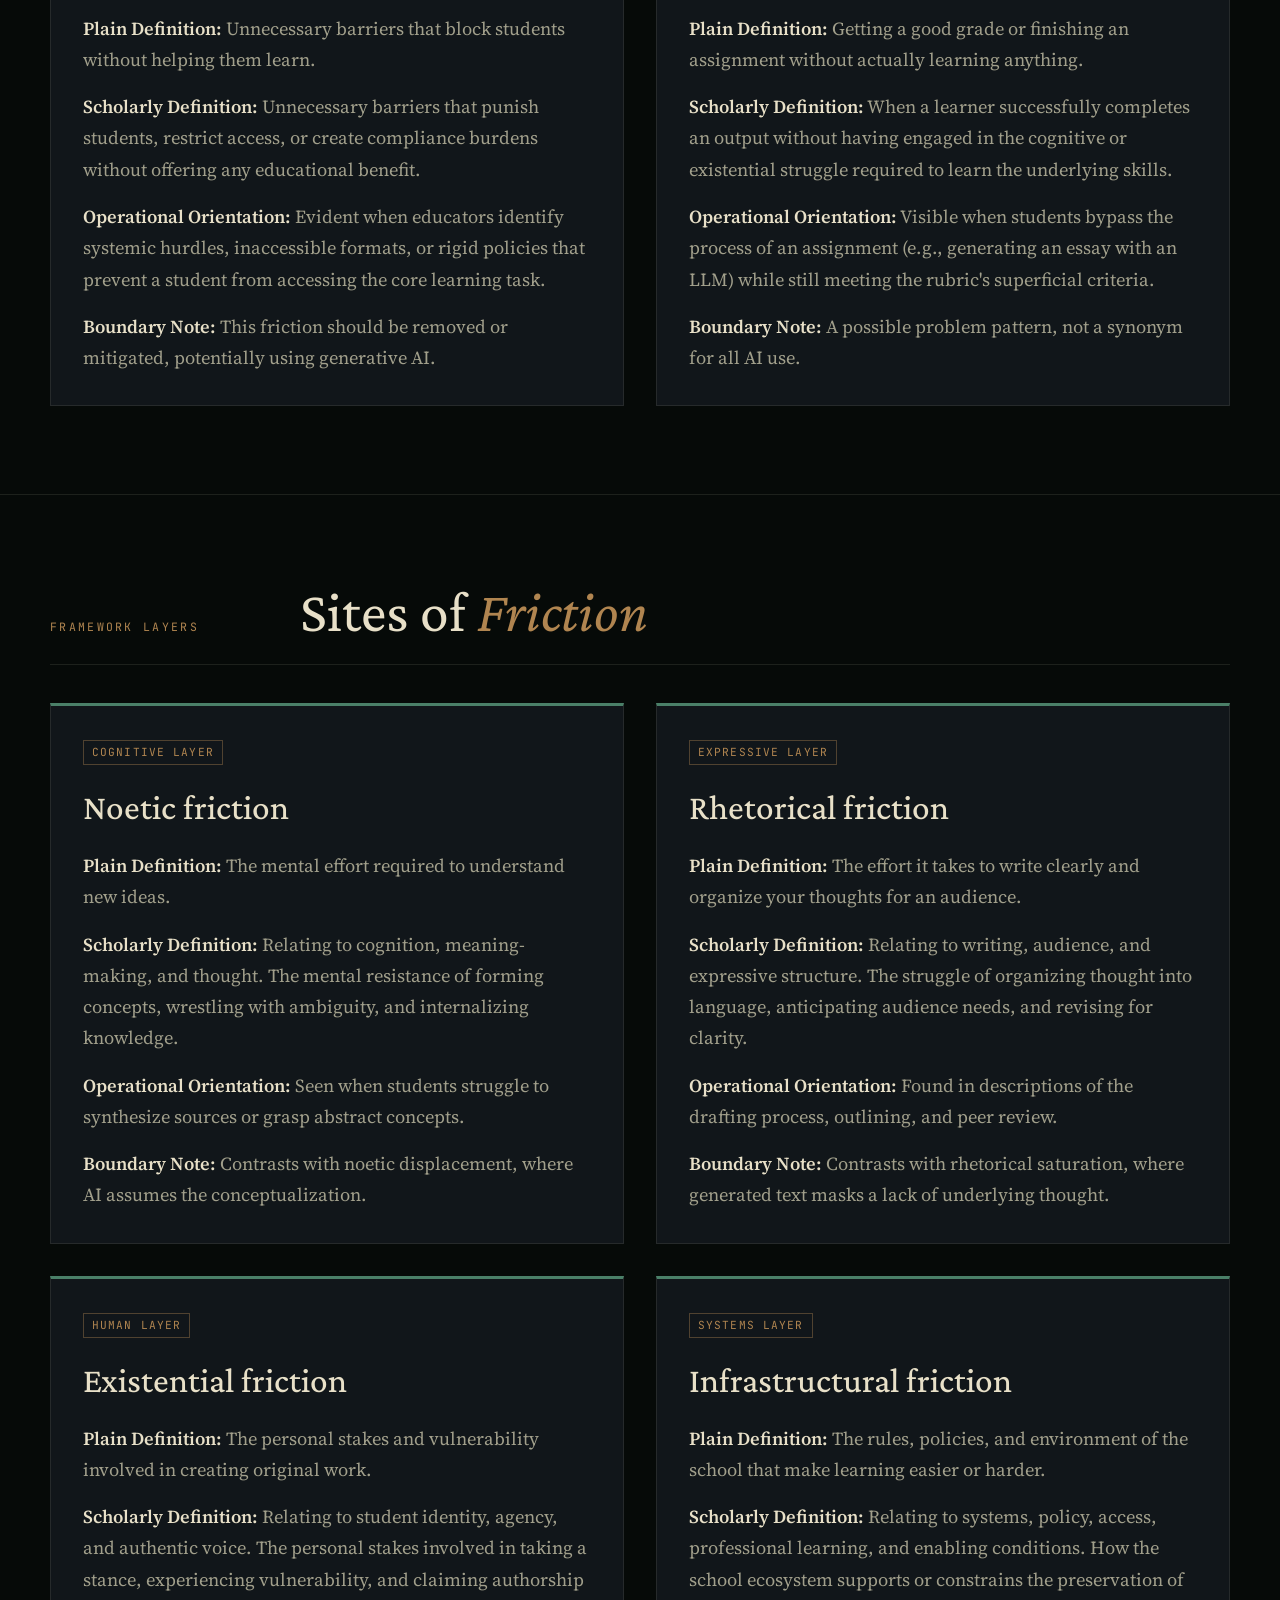
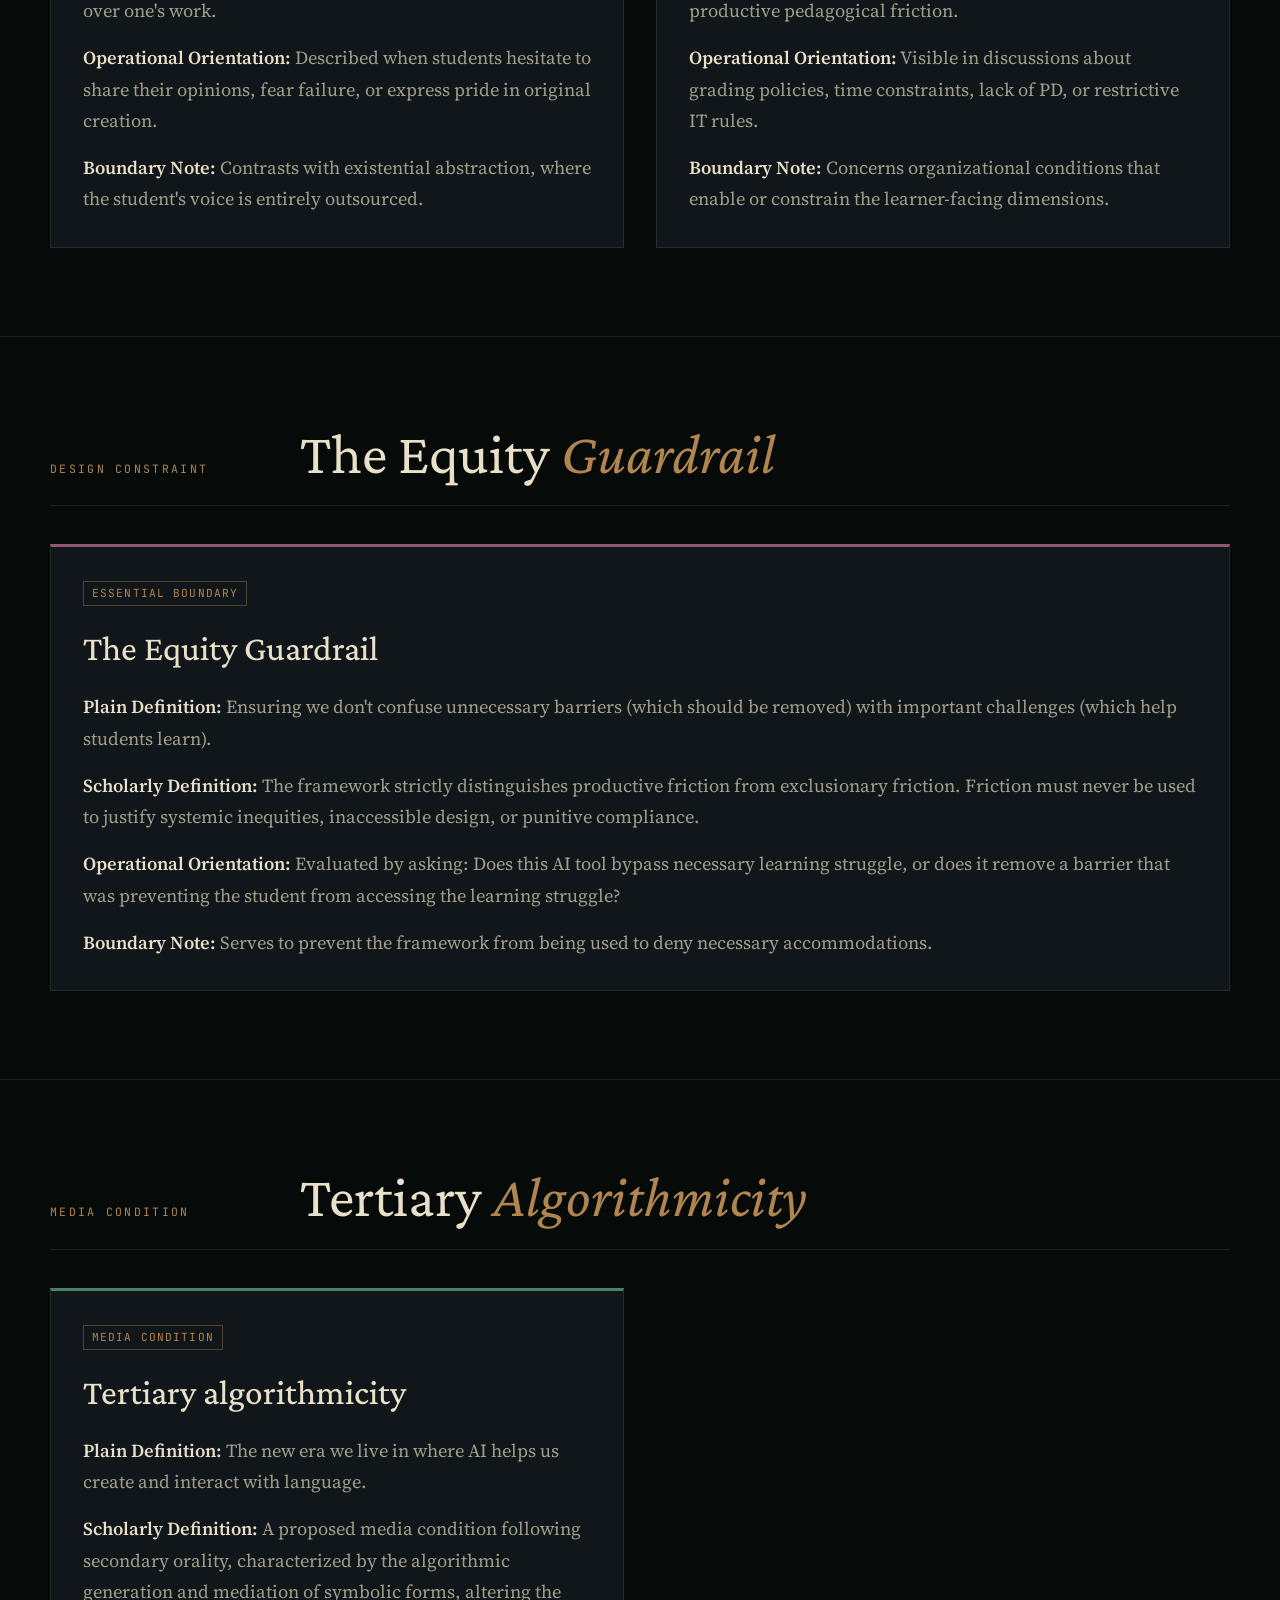
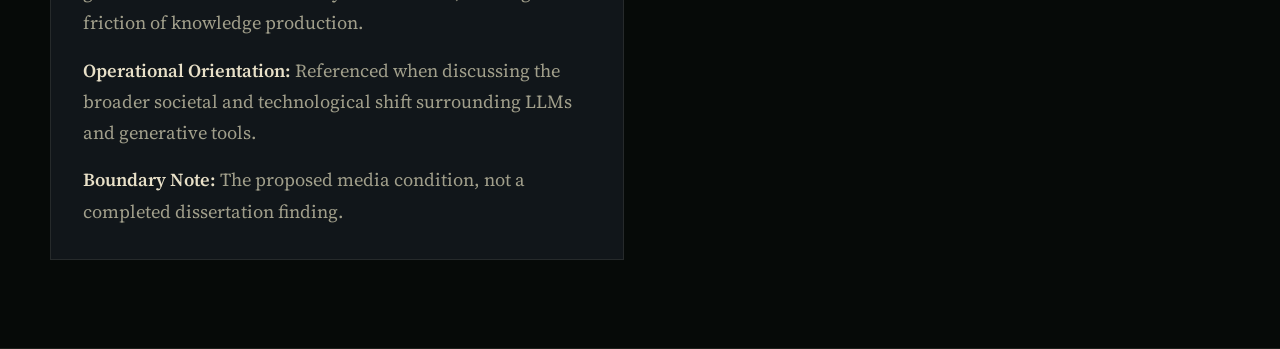
<file: dissertation-sites/glossary.html>
<!doctype html>
<html lang="en">
<head>
  <meta charset="utf-8">
  <meta name="viewport" content="width=device-width, initial-scale=1">
  <title>Canonical Framework Glossary | Micah Miner</title>
  <meta name="description" content="Canonical definitions for the Pedagogical Friction Framework in the Age of Generative AI.">
  <link rel="preconnect" href="https://fonts.googleapis.com">
  <link rel="preconnect" href="https://fonts.gstatic.com" crossorigin>
  <link href="https://fonts.googleapis.com/css2?family=Crimson+Pro:ital,wght@0,300..700;1,300..700&family=Source+Serif+4:ital,opsz,wght@0,8..60,300..700;1,8..60,300..700&family=Inter+Tight:wght@300;400;500;600&family=JetBrains+Mono:wght@300;400;500;600&display=swap" rel="stylesheet">
  <link rel="stylesheet" href="https://minerclass.github.io/tokens.css">
  <style>
    :root {
      /* This page and its sibling share a deliberate palette: a deep green-black
         ground and warm parchment ink. Both are this pair's identity, so they
         stay local and only the rules join the shared tokens. Linking
         tokens.css also brings the ecosystem focus ring and the
         prefers-reduced-motion block. */
      --bg: #060a08;
      --bg-2: #0a110d;
      --ink: #e8e0c8;
      --ink-dim: #a19f8b;
      --ink-faded: #62604f;
      --emerald: #4a8068;
      --emerald-bright: #6ba588;
      --bronze: #b08550;
      --bronze-bright: #d4a974;
      --plum: #8a5a70;
      --plum-bright: #b37a95;
      --mjm-accent: var(--mjm-teal, #6ba588);
      --slate: #5d737e;
      --paper: #11161a;
      --paper-2: #161c21;
      --rule: rgba(161,159,139,.15);
    }
    * { box-sizing: border-box; margin: 0; padding: 0; }
    body {
      background: var(--bg);
      color: var(--ink);
      font-family: "Inter Tight", sans-serif;
      line-height: 1.5;
    }
    .prose, .card, .term-card, .metadata, .url, .export-preview, table td { overflow-wrap: anywhere; }
    pre { overflow-x: auto; white-space: pre; }
    code { overflow-wrap: normal; }
    header.masthead {
      position: relative;
      padding: 6.5rem 2rem 4.5rem;
      background: radial-gradient(circle at 15% 0%, var(--bg-2) 0%, var(--bg) 100%);
      border-bottom: 1px solid var(--rule);
    }
    .mast-inner {
      width: min(1180px, 100%);
      margin: 0 auto;
    }
    .eyebrow {
      display: inline-block;
      margin-bottom: 1.2rem;
      color: var(--bronze);
      font-family: "JetBrains Mono", monospace;
      font-size: .78rem;
      letter-spacing: .18em;
      text-transform: uppercase;
    }
    .eyebrow::before {
      content: "";
      display: inline-block;
      width: 28px;
      height: 1px;
      margin-right: .9rem;
      vertical-align: middle;
      background: var(--bronze);
    }
    h1.title {
      font-family: "Crimson Pro", serif;
      font-weight: 400;
      font-size: clamp(3rem, 8vw, 6rem);
      line-height: .92;
      letter-spacing: 0;
      max-width: 15ch;
    }
    h1.title em {
      color: var(--bronze);
      font-style: italic;
      font-weight: 400;
    }
    .subtitle {
      max-width: 68ch;
      margin-top: 1.8rem;
      color: var(--ink-dim);
      font-family: "Source Serif 4", serif;
      font-size: clamp(1.06rem, 1.5vw, 1.38rem);
      font-style: italic;
      line-height: 1.6;
    }
    .mast-actions {
      display: flex;
      flex-wrap: wrap;
      gap: .7rem;
      margin-top: 2rem;
    }
    .btn {
      display: inline-flex;
      align-items: center;
      justify-content: center;
      border: 1px solid var(--rule);
      background: transparent;
      color: var(--ink-dim);
      min-height: 42px;
      padding: .58rem .92rem;
      font-family: "JetBrains Mono", monospace;
      font-size: .68rem;
      font-weight: 500;
      letter-spacing: .1em;
      text-transform: uppercase;
      text-decoration: none;
      white-space: nowrap;
      cursor: pointer;
      transition: border-color .2s, color .2s, background .2s, transform .2s;
    }
    .btn:hover {
      color: var(--ink);
      border-color: var(--bronze);
      transform: translateY(-1px);
    }
    .btn.primary {
      background: var(--bronze);
      border-color: var(--bronze);
      color: var(--bg);
      font-weight: 600;
    }
    .btn.ghost { color: var(--bronze); border-color: rgba(176,133,80,.55); }

    main { position: relative; z-index: 1; }
    section.sec { padding: 5.5rem 2rem; border-bottom: 1px solid var(--rule); }
    .inner { width: min(1180px, 100%); margin: 0 auto; }
    
    .sec-header {
      display: grid;
      grid-template-columns: 210px 1fr;
      gap: 2.5rem;
      align-items: baseline;
      margin-bottom: 2.4rem;
      padding-bottom: 1.5rem;
      border-bottom: 1px solid var(--rule);
    }
    .sec-tag {
      font-family: "JetBrains Mono", monospace;
      font-size: .72rem;
      color: var(--bronze);
      letter-spacing: .2em;
      text-transform: uppercase;
    }
    h2.sec-title {
      font-family: "Crimson Pro", serif;
      font-weight: 400;
      font-size: clamp(2.2rem, 4.5vw, 4.2rem);
      line-height: .98;
    }
    h2.sec-title em {
      color: var(--bronze);
      font-style: italic;
    }

    .term-grid {
      display: grid;
      grid-template-columns: repeat(2, 1fr);
      gap: 2rem;
    }
    .term-card {
      border: 1px solid var(--rule);
      background: var(--paper);
      padding: 2rem;
      border-top: 3px solid var(--emerald);
    }
    .term-card.core { border-top-color: var(--bronze); }
    .term-card.guardrail { border-top-color: var(--plum); grid-column: 1 / -1; }
    
    .term-card h3 {
      font-family: "Crimson Pro", serif;
      font-size: 2.2rem;
      font-weight: 450;
      color: var(--ink);
      margin-bottom: 1rem;
    }
    .term-card .type {
      display: inline-block;
      margin-bottom: 1rem;
      color: var(--bronze);
      font-family: "JetBrains Mono", monospace;
      font-size: .7rem;
      letter-spacing: .1em;
      text-transform: uppercase;
      padding: .2rem .5rem;
      border: 1px solid rgba(176,133,80,.4);
    }
    .term-card p {
      color: var(--ink-dim);
      font-family: "Source Serif 4", serif;
      font-size: 1.15rem;
      line-height: 1.7;
      margin-bottom: 1rem;
    }
    .term-card p:last-child { margin-bottom: 0; }
    .term-card strong { color: var(--ink); font-weight: 600; }

    @media (max-width: 980px) {
      .sec-header { grid-template-columns: 1fr; }
      .term-grid { grid-template-columns: 1fr; }
      .term-card.guardrail { grid-column: auto; }
    }
    @media (max-width: 640px) {
      header.masthead, section.sec { padding-left: 1.1rem; padding-right: 1.1rem; }
    }
  </style>
</head>
<body>
  <header class="masthead">
    <div class="mast-inner">
      <div class="eyebrow">Reference Library</div>
      <h1 class="title">Canonical Framework <em>Glossary</em></h1>
      <p class="subtitle">A durable, single-source reference for the defining terminology of the Pedagogical Friction Framework. Use these definitions when reviewing the dissertation ecosystem, proposals, and conceptual companions.</p>
      <div class="mast-actions">
        <a class="btn ghost" href="index.html">← Back to Dashboard</a>
      </div>
    </div>
  </header>

  <main id="glossary-main">
    <div class="inner" style="text-align: center; padding: 4rem;">
      <p style="color: var(--ink-dim); font-family: 'JetBrains Mono', monospace;">Loading canonical definitions...</p>
    </div>
  </main>

  <script>
    async function loadGlossary() {
      try {
        const response = await fetch('data/canonical-glossary.json');
        if (!response.ok) throw new Error('Failed to load glossary data');
        const data = await response.json();
        renderGlossary(data.terms);
      } catch (err) {
        let errMsg = err.message;
        let suggestion = "";
        if (window.location.protocol === 'file:') {
          suggestion = "<br><br><strong>Note:</strong> You are viewing this file via the <code>file://</code> protocol, which blocks fetching JSON data due to CORS security policies. Please use a local HTTP server (e.g., <code>npx serve</code>, <code>python -m http.server</code>) to view the glossary locally.";
        }
        
        document.getElementById('glossary-main').innerHTML = `
          <div class="inner" style="text-align: center; padding: 4rem;">
            <div style="background: rgba(179, 122, 149, 0.1); border-left: 4px solid #b37a95; padding: 2rem; max-width: 600px; margin: 0 auto; text-align: left;">
              <h2 style="color: #b37a95; margin-top: 0; font-family: 'Inter Tight', sans-serif;">Failed to load canonical definitions</h2>
              <p style="color: var(--ink); font-family: 'JetBrains Mono', monospace; margin-bottom: 0;">Error: ${errMsg}${suggestion}</p>
            </div>
          </div>
        `;
      }
    }

    function renderGlossary(terms) {
      const groups = [
        {
          id: 'core', tag: 'Core Construct', title: 'What is <em>Pedagogical Friction?</em>',
          keys: ['pedagogicalFriction', 'productiveFriction', 'exclusionaryFriction', 'unproductiveSuccess']
        },
        {
          id: 'dimensions', tag: 'Framework Layers', title: 'Sites of <em>Friction</em>',
          keys: ['noeticFriction', 'rhetoricalFriction', 'existentialFriction', 'infrastructuralFriction']
        },
        {
          id: 'guardrail', tag: 'Design Constraint', title: 'The Equity <em>Guardrail</em>',
          keys: ['equityGuardrail']
        },
        {
          id: 'condition', tag: 'Media Condition', title: 'Tertiary <em>Algorithmicity</em>',
          keys: ['tertiaryAlgorithmicity']
        }
      ];

      let html = '';
      
      groups.forEach(group => {
        const groupTerms = group.keys.map(k => terms[k]).filter(Boolean);
        if (groupTerms.length === 0) return;

        html += `
        <section class="sec" id="${group.id}">
          <div class="inner">
            <div class="sec-header">
              <div class="sec-tag">${group.tag}</div>
              <h2 class="sec-title">${group.title}</h2>
            </div>
            <div class="term-grid">
        `;

        groupTerms.forEach(term => {
          const isGuardrail = group.id === 'guardrail' ? 'guardrail' : '';
          const isCore = group.id === 'core' ? 'core' : '';
          
          html += `
              <div class="term-card ${isCore} ${isGuardrail}">
                <span class="type">${term.type}</span>
                <h3>${term.label}</h3>
                <p><strong>Plain Definition:</strong> ${term.plain}</p>
                <p><strong>Scholarly Definition:</strong> ${term.scholarly}</p>
                <p><strong>Operational Orientation:</strong> ${term.operational}</p>
                ${term.boundary ? `<p><strong>Boundary Note:</strong> ${term.boundary}</p>` : ''}
              </div>
          `;
        });

        html += `
            </div>
          </div>
        </section>
        `;
      });

      document.getElementById('glossary-main').innerHTML = html;
    }

    document.addEventListener('DOMContentLoaded', loadGlossary);
  </script>
</body>
</html>
</file>
<file: recruitment/styles.css>
:root {
  /* Ground, ink and rules from the shared ecosystem tokens with pre-adoption
     fallbacks. The navy/teal/gold/plum accents and the soft tints stay local. */
  --bg: var(--mjm-bg, #f5f7fb);
  --paper: var(--mjm-surface, #ffffff);
  --paper-strong: #eef4f3;
  --ink: var(--mjm-ink, #172033);
  --muted: var(--mjm-muted, #5a6678);
  --line: var(--mjm-line, #d8e0e8);
  --mjm-accent: var(--mjm-teal, #2b817b);
  --navy: #203a5f;
  --teal: #2b817b;
  --teal-dark: #1f625e;
  --gold: #b78028;
  --gold-soft: #fff4df;
  --plum: #6e486a;
  --green-soft: #eaf5f1;
  --blue-soft: #ebf2fb;
  --plum-soft: #f4eef5;
  --shadow: 0 18px 46px rgba(23, 32, 51, .11);
  --radius: 8px;
  --max: 1120px;
}

* {
  box-sizing: border-box;
}

html {
  scroll-behavior: smooth;
}

body {
  margin: 0;
  color: var(--ink);
  background: var(--bg);
  font-family: "Segoe UI", system-ui, -apple-system, BlinkMacSystemFont, sans-serif;
  line-height: 1.6;
}

a {
  color: var(--teal-dark);
}

a:focus-visible,
summary:focus-visible {
  outline: 3px solid rgba(183, 128, 40, .42);
  outline-offset: 4px;
}

.skip-link {
  position: absolute;
  left: 1rem;
  top: .75rem;
  z-index: 20;
  transform: translateY(-150%);
  padding: .7rem 1rem;
  background: var(--navy);
  color: #fff;
  border-radius: var(--radius);
}

.skip-link:focus {
  transform: translateY(0);
}

.site-header {
  position: sticky;
  top: 0;
  z-index: 10;
  background: rgba(255, 255, 255, .95);
  border-bottom: 1px solid var(--line);
  backdrop-filter: blur(12px);
}

.nav-wrap {
  width: min(var(--max), calc(100% - 32px));
  margin: 0 auto;
  min-height: 68px;
  display: flex;
  align-items: center;
  justify-content: space-between;
  gap: 1rem;
}

.brand {
  color: var(--navy);
  font-weight: 800;
  text-decoration: none;
}

.nav-links {
  display: flex;
  align-items: center;
  gap: .25rem;
}

.nav-links a {
  display: inline-flex;
  min-height: 42px;
  align-items: center;
  padding: .5rem .75rem;
  color: var(--muted);
  font-size: .94rem;
  font-weight: 700;
  text-decoration: none;
  border-radius: var(--radius);
}

.nav-links a:hover {
  color: var(--navy);
  background: var(--paper-strong);
}

.hero {
  width: min(var(--max), calc(100% - 32px));
  margin: 28px auto 0;
  display: grid;
  grid-template-columns: minmax(0, 1.55fr) minmax(280px, .7fr);
  gap: 24px;
  align-items: stretch;
}

.hero-content,
.hero-panel,
.content-card,
.notice-card,
.irb-notice,
.survey-entry-card,
.framework-card,
details {
  background: var(--paper);
  border: 1px solid var(--line);
  border-radius: var(--radius);
  box-shadow: var(--shadow);
}

.hero-content {
  min-height: 520px;
  padding: clamp(28px, 6vw, 64px);
  display: flex;
  flex-direction: column;
  justify-content: center;
  background:
    linear-gradient(135deg, rgba(43, 129, 123, .1), transparent 38%),
    linear-gradient(180deg, #fff, #f8fafc);
}

.context-line,
.section-label {
  margin: 0 0 .75rem;
  color: var(--teal-dark);
  font-size: .78rem;
  font-weight: 800;
  letter-spacing: .09em;
  text-transform: uppercase;
}

h1,
h2,
h3,
p {
  margin-top: 0;
}

h1 {
  max-width: 900px;
  margin-bottom: 1.1rem;
  color: var(--navy);
  font-size: clamp(2.35rem, 6vw, 5.25rem);
  line-height: .98;
  letter-spacing: 0;
}

h2 {
  color: var(--navy);
  font-size: clamp(1.75rem, 3.4vw, 3rem);
  line-height: 1.08;
  letter-spacing: 0;
}

h3 {
  color: var(--navy);
  font-size: 1.18rem;
  line-height: 1.18;
}

.subtitle {
  max-width: 760px;
  margin-bottom: 2rem;
  color: var(--muted);
  font-size: clamp(1.1rem, 2vw, 1.35rem);
}

.hero-actions,
.footer-links {
  display: flex;
  flex-wrap: wrap;
  gap: .75rem;
}

.button {
  display: inline-flex;
  align-items: center;
  justify-content: center;
  min-height: 48px;
  padding: .76rem 1rem;
  border: 2px solid transparent;
  border-radius: var(--radius);
  font-weight: 800;
  line-height: 1.2;
  text-align: center;
  text-decoration: none;
}

.button.primary,
.button.card-button {
  background: var(--teal);
  color: #fff;
}

.button.secondary {
  color: var(--navy);
  background: #fff;
  border-color: var(--line);
}

.button.disabled {
  cursor: not-allowed;
  opacity: .68;
}

.button:hover {
  transform: translateY(-1px);
}

.button.disabled:hover {
  transform: none;
}

.hero-panel {
  padding: 28px;
  display: flex;
  flex-direction: column;
  justify-content: flex-end;
  background: var(--navy);
  color: #fff;
}

.hero-panel h2 {
  color: #fff;
  font-size: 1.7rem;
}

.hero-panel p {
  margin-bottom: 0;
  color: rgba(255, 255, 255, .84);
}

.section {
  width: min(var(--max), calc(100% - 32px));
  margin: 0 auto;
  padding: clamp(52px, 8vw, 86px) 0 0;
}

.page-intro {
  width: min(var(--max), calc(100% - 32px));
  margin: 36px auto 0;
}

.page-intro h1 {
  font-size: clamp(2rem, 4.6vw, 3.6rem);
  line-height: 1.05;
}

.page-intro .subtitle {
  margin-bottom: 0;
}

.notice-title {
  margin-bottom: 22px;
  font-size: clamp(1.5rem, 3vw, 2.4rem);
}

.notice-subject {
  color: var(--navy);
  font-weight: 800;
}

.contact-entry {
  padding-left: 1rem;
  border-left: 3px solid var(--line);
}

.section-heading {
  display: grid;
  grid-template-columns: 220px minmax(0, 1fr);
  gap: 28px;
  align-items: start;
  margin-bottom: 22px;
}

.section-heading h2 {
  margin-bottom: 0;
}

.content-card,
.notice-card {
  padding: clamp(22px, 4vw, 34px);
}

.content-card.wide p {
  max-width: 940px;
  font-size: 1.08rem;
}

.content-card p:last-child,
.notice-card p:last-child {
  margin-bottom: 0;
}

.participant-grid {
  display: grid;
  grid-template-columns: repeat(5, minmax(0, 1fr));
  gap: 12px;
  padding: 0;
  list-style: none;
}

.participant-grid li {
  min-height: 78px;
  display: flex;
  align-items: center;
  padding: 16px;
  background: var(--paper);
  border: 1px solid var(--line);
  border-radius: var(--radius);
  font-weight: 700;
}

.accent-band {
  width: 100%;
  max-width: none;
  padding: clamp(52px, 8vw, 86px) max(16px, calc((100vw - var(--max)) / 2)) 0;
}

.accent-band::before {
  content: "";
  display: block;
  margin: 0 auto 34px;
  width: min(var(--max), 100%);
  height: 1px;
  background: var(--line);
}

.accent-band > .section-heading,
.survey-entry,
.accent-band > .role-note {
  width: min(var(--max), 100%);
  margin-left: auto;
  margin-right: auto;
}

.survey-entry {
  display: block;
}

.survey-entry-card {
  display: flex;
  flex-direction: column;
  max-width: 760px;
  min-height: 100%;
  padding: clamp(24px, 4vw, 34px);
  border-top: 6px solid var(--teal);
}

.survey-entry-card p {
  color: var(--muted);
  font-size: 1.08rem;
}

.survey-entry-card .button {
  width: fit-content;
  margin-top: .5rem;
}

.role-note {
  margin-top: 18px;
  margin-bottom: 0;
  padding: 16px 18px;
  background: var(--gold-soft);
  border-left: 5px solid var(--gold);
  border-radius: var(--radius);
  color: #4c3921;
}

.framework-grid {
  display: grid;
  grid-template-columns: repeat(3, minmax(0, 1fr));
  gap: 16px;
}

.framework-card {
  padding: 22px;
  box-shadow: none;
}

.framework-card:nth-child(1) {
  background: var(--green-soft);
}

.framework-card:nth-child(2) {
  background: var(--blue-soft);
}

.framework-card:nth-child(3) {
  background: var(--plum-soft);
}

.framework-card:nth-child(4) {
  background: #f8f1e8;
}

.framework-card.span-two {
  grid-column: span 2;
  background: #fff;
  border-left: 5px solid var(--teal);
}

.framework-card p {
  margin-bottom: 0;
  color: var(--muted);
}

.split-section {
  display: grid;
  grid-template-columns: .85fr 1.15fr;
  gap: 26px;
  align-items: start;
}

.section-heading.compact {
  display: block;
}

.expect-list {
  display: grid;
  gap: 12px;
}

.expect-list div {
  padding: 17px 18px;
  background: var(--paper);
  border: 1px solid var(--line);
  border-radius: var(--radius);
}

.privacy-section {
  width: 100%;
  max-width: none;
  padding: clamp(52px, 8vw, 86px) max(16px, calc((100vw - var(--max)) / 2)) 0;
}

.privacy-section .section-heading,
.privacy-section .notice-card {
  width: min(var(--max), 100%);
  margin-left: auto;
  margin-right: auto;
}

.notice-card {
  background: #102a43;
  color: #fff;
  border-color: #102a43;
}

.notice-card p {
  color: rgba(255, 255, 255, .9);
  font-size: 1.08rem;
}

.irb-notice {
  display: grid;
  grid-template-columns: minmax(0, 1fr) minmax(280px, .85fr);
  gap: 28px;
  padding: clamp(24px, 4vw, 36px);
  border-left: 6px solid var(--gold);
}

.irb-notice p {
  color: var(--muted);
}

.researcher-list {
  display: grid;
  gap: 12px;
  margin: 0;
}

.researcher-list div {
  padding-bottom: 10px;
  border-bottom: 1px solid var(--line);
}

.researcher-list dt {
  color: var(--muted);
  font-size: .78rem;
  font-weight: 800;
  letter-spacing: .08em;
  text-transform: uppercase;
}

.researcher-list dd {
  margin: .15rem 0 0;
  color: var(--ink);
  font-weight: 700;
}

.faq-list {
  display: grid;
  gap: 12px;
}

details {
  padding: 0;
  box-shadow: none;
}

summary {
  min-height: 56px;
  padding: 16px 18px;
  color: var(--navy);
  cursor: pointer;
  font-weight: 800;
}

details p {
  margin: 0;
  padding: 0 18px 18px;
  color: var(--muted);
}

.site-footer {
  width: min(var(--max), calc(100% - 32px));
  margin: clamp(52px, 8vw, 86px) auto 0;
  padding: 28px 0 34px;
  border-top: 1px solid var(--line);
  display: grid;
  grid-template-columns: minmax(0, 1fr) auto;
  gap: 18px;
  align-items: start;
}

.site-footer p {
  margin: .35rem 0 0;
  color: var(--muted);
}

.footer-links {
  justify-content: flex-end;
}

.footer-links a {
  min-height: 42px;
  display: inline-flex;
  align-items: center;
  padding: .55rem .75rem;
  background: var(--paper);
  border: 1px solid var(--line);
  border-radius: var(--radius);
  font-weight: 700;
  text-decoration: none;
}

.footer-note {
  grid-column: 1 / -1;
  font-size: .95rem;
}

@media (max-width: 920px) {
  .nav-wrap,
  .hero,
  .section,
  .site-footer {
    width: min(100% - 24px, var(--max));
  }

  .nav-wrap,
  .site-footer {
    align-items: flex-start;
    flex-direction: column;
  }

  .nav-links {
    width: 100%;
    overflow-x: auto;
    padding-bottom: 4px;
  }

  .hero,
  .section-heading,
  .split-section,
  .irb-notice {
    grid-template-columns: 1fr;
  }

  .hero-content {
    min-height: 0;
  }

  .participant-grid,
  .framework-grid {
    grid-template-columns: repeat(2, minmax(0, 1fr));
  }

  .framework-card.span-two {
    grid-column: span 1;
  }

  .footer-links {
    justify-content: flex-start;
  }
}

@media (max-width: 620px) {
  .site-header {
    position: static;
  }

  .hero {
    margin-top: 12px;
  }

  .hero-content,
  .hero-panel,
  .content-card,
  .notice-card,
  .irb-notice,
  .survey-entry-card,
  .framework-card {
    box-shadow: none;
  }

  .participant-grid,
  .framework-grid {
    grid-template-columns: 1fr;
  }

  .participant-grid li {
    min-height: 0;
  }

  .button,
  .survey-entry-card .button,
  .footer-links a {
    width: 100%;
  }
}

@media (prefers-reduced-motion: reduce) {
  *,
  *::before,
  *::after {
    scroll-behavior: auto !important;
    transition: none !important;
  }
}
</file>
<file: survey-landing/styles.css>
:root {
  /* Ground, ink and rules from the shared ecosystem tokens with pre-adoption
     fallbacks. The navy/teal/gold/plum accents and the soft tints stay local. */
  --bg: var(--mjm-bg, #f5f7fb);
  --paper: var(--mjm-surface, #ffffff);
  --paper-strong: #eef4f3;
  --ink: var(--mjm-ink, #172033);
  --muted: var(--mjm-muted, #5a6678);
  --line: var(--mjm-line, #d8e0e8);
  --mjm-accent: var(--mjm-teal, #2b817b);
  --navy: #203a5f;
  --teal: #2b817b;
  --teal-dark: #1f625e;
  --gold: #b78028;
  --gold-soft: #fff4df;
  --plum: #6e486a;
  --green-soft: #eaf5f1;
  --blue-soft: #ebf2fb;
  --plum-soft: #f4eef5;
  --shadow: 0 18px 46px rgba(23, 32, 51, .11);
  --radius: 8px;
  --max: 1120px;
}

* {
  box-sizing: border-box;
}

html {
  scroll-behavior: smooth;
}

body {
  margin: 0;
  color: var(--ink);
  background: var(--bg);
  font-family: "Segoe UI", system-ui, -apple-system, BlinkMacSystemFont, sans-serif;
  line-height: 1.6;
}

a {
  color: var(--teal-dark);
}

a:focus-visible,
summary:focus-visible {
  outline: 3px solid rgba(183, 128, 40, .42);
  outline-offset: 4px;
}

.skip-link {
  position: absolute;
  left: 1rem;
  top: .75rem;
  z-index: 20;
  transform: translateY(-150%);
  padding: .7rem 1rem;
  background: var(--navy);
  color: #fff;
  border-radius: var(--radius);
}

.skip-link:focus {
  transform: translateY(0);
}

.site-header {
  position: sticky;
  top: 0;
  z-index: 10;
  background: rgba(255, 255, 255, .95);
  border-bottom: 1px solid var(--line);
  backdrop-filter: blur(12px);
}

.nav-wrap {
  width: min(var(--max), calc(100% - 32px));
  margin: 0 auto;
  min-height: 68px;
  display: flex;
  align-items: center;
  justify-content: space-between;
  gap: 1rem;
}

.brand {
  color: var(--navy);
  font-weight: 800;
  text-decoration: none;
}

.nav-links {
  display: flex;
  align-items: center;
  gap: .25rem;
}

.nav-links a {
  display: inline-flex;
  min-height: 42px;
  align-items: center;
  padding: .5rem .75rem;
  color: var(--muted);
  font-size: .94rem;
  font-weight: 700;
  text-decoration: none;
  border-radius: var(--radius);
}

.nav-links a:hover {
  color: var(--navy);
  background: var(--paper-strong);
}

.hero {
  width: min(var(--max), calc(100% - 32px));
  margin: 28px auto 0;
  display: grid;
  grid-template-columns: minmax(0, 1.55fr) minmax(280px, .7fr);
  gap: 24px;
  align-items: stretch;
}

.hero-content,
.hero-panel,
.content-card,
.notice-card,
.irb-notice,
.survey-entry-card,
.framework-card,
details {
  background: var(--paper);
  border: 1px solid var(--line);
  border-radius: var(--radius);
  box-shadow: var(--shadow);
}

.hero-content {
  min-height: 520px;
  padding: clamp(28px, 6vw, 64px);
  display: flex;
  flex-direction: column;
  justify-content: center;
  background:
    linear-gradient(135deg, rgba(43, 129, 123, .1), transparent 38%),
    linear-gradient(180deg, #fff, #f8fafc);
}

.context-line,
.section-label {
  margin: 0 0 .75rem;
  color: var(--teal-dark);
  font-size: .78rem;
  font-weight: 800;
  letter-spacing: .09em;
  text-transform: uppercase;
}

h1,
h2,
h3,
p {
  margin-top: 0;
}

h1 {
  max-width: 900px;
  margin-bottom: 1.1rem;
  color: var(--navy);
  font-size: clamp(2.35rem, 6vw, 5.25rem);
  line-height: .98;
  letter-spacing: 0;
}

h2 {
  color: var(--navy);
  font-size: clamp(1.75rem, 3.4vw, 3rem);
  line-height: 1.08;
  letter-spacing: 0;
}

h3 {
  color: var(--navy);
  font-size: 1.18rem;
  line-height: 1.18;
}

.subtitle {
  max-width: 760px;
  margin-bottom: 2rem;
  color: var(--muted);
  font-size: clamp(1.1rem, 2vw, 1.35rem);
}

.hero-actions,
.footer-links {
  display: flex;
  flex-wrap: wrap;
  gap: .75rem;
}

.button {
  display: inline-flex;
  align-items: center;
  justify-content: center;
  min-height: 48px;
  padding: .76rem 1rem;
  border: 2px solid transparent;
  border-radius: var(--radius);
  font-weight: 800;
  line-height: 1.2;
  text-align: center;
  text-decoration: none;
}

.button.primary,
.button.card-button {
  background: var(--teal);
  color: #fff;
}

.button.secondary {
  color: var(--navy);
  background: #fff;
  border-color: var(--line);
}

.button.disabled {
  cursor: not-allowed;
  opacity: .68;
}

.button:hover {
  transform: translateY(-1px);
}

.button.disabled:hover {
  transform: none;
}

.hero-panel {
  padding: 28px;
  display: flex;
  flex-direction: column;
  justify-content: flex-end;
  background: var(--navy);
  color: #fff;
}

.hero-panel h2 {
  color: #fff;
  font-size: 1.7rem;
}

.hero-panel p {
  margin-bottom: 0;
  color: rgba(255, 255, 255, .84);
}

.section {
  width: min(var(--max), calc(100% - 32px));
  margin: 0 auto;
  padding: clamp(52px, 8vw, 86px) 0 0;
}

.section-heading {
  display: grid;
  grid-template-columns: 220px minmax(0, 1fr);
  gap: 28px;
  align-items: start;
  margin-bottom: 22px;
}

.section-heading h2 {
  margin-bottom: 0;
}

.content-card,
.notice-card {
  padding: clamp(22px, 4vw, 34px);
}

.content-card.wide p {
  max-width: 940px;
  font-size: 1.08rem;
}

.content-card p:last-child,
.notice-card p:last-child {
  margin-bottom: 0;
}

.participant-grid {
  display: grid;
  grid-template-columns: repeat(5, minmax(0, 1fr));
  gap: 12px;
  padding: 0;
  list-style: none;
}

.participant-grid li {
  min-height: 78px;
  display: flex;
  align-items: center;
  padding: 16px;
  background: var(--paper);
  border: 1px solid var(--line);
  border-radius: var(--radius);
  font-weight: 700;
}

.accent-band {
  width: 100%;
  max-width: none;
  padding: clamp(52px, 8vw, 86px) max(16px, calc((100vw - var(--max)) / 2)) 0;
}

.accent-band::before {
  content: "";
  display: block;
  margin: 0 auto 34px;
  width: min(var(--max), 100%);
  height: 1px;
  background: var(--line);
}

.accent-band > .section-heading,
.survey-entry,
.accent-band > .role-note {
  width: min(var(--max), 100%);
  margin-left: auto;
  margin-right: auto;
}

.survey-entry {
  display: block;
}

.survey-entry-card {
  display: flex;
  flex-direction: column;
  max-width: 760px;
  min-height: 100%;
  padding: clamp(24px, 4vw, 34px);
  border-top: 6px solid var(--teal);
}

.survey-entry-card p {
  color: var(--muted);
  font-size: 1.08rem;
}

.survey-entry-card .button {
  width: fit-content;
  margin-top: .5rem;
}

.role-note {
  margin-top: 18px;
  margin-bottom: 0;
  padding: 16px 18px;
  background: var(--gold-soft);
  border-left: 5px solid var(--gold);
  border-radius: var(--radius);
  color: #4c3921;
}

.framework-grid {
  display: grid;
  grid-template-columns: repeat(3, minmax(0, 1fr));
  gap: 16px;
}

.framework-card {
  padding: 22px;
  box-shadow: none;
}

.framework-card:nth-child(1) {
  background: var(--green-soft);
}

.framework-card:nth-child(2) {
  background: var(--blue-soft);
}

.framework-card:nth-child(3) {
  background: var(--plum-soft);
}

.framework-card:nth-child(4) {
  background: #f8f1e8;
}

.framework-card.span-two {
  grid-column: span 2;
  background: #fff;
  border-left: 5px solid var(--teal);
}

.framework-card p {
  margin-bottom: 0;
  color: var(--muted);
}

.split-section {
  display: grid;
  grid-template-columns: .85fr 1.15fr;
  gap: 26px;
  align-items: start;
}

.section-heading.compact {
  display: block;
}

.expect-list {
  display: grid;
  gap: 12px;
}

.expect-list div {
  padding: 17px 18px;
  background: var(--paper);
  border: 1px solid var(--line);
  border-radius: var(--radius);
}

.privacy-section {
  width: 100%;
  max-width: none;
  padding: clamp(52px, 8vw, 86px) max(16px, calc((100vw - var(--max)) / 2)) 0;
}

.privacy-section .section-heading,
.privacy-section .notice-card {
  width: min(var(--max), 100%);
  margin-left: auto;
  margin-right: auto;
}

.notice-card {
  background: #102a43;
  color: #fff;
  border-color: #102a43;
}

.notice-card p {
  color: rgba(255, 255, 255, .9);
  font-size: 1.08rem;
}

.irb-notice {
  display: grid;
  grid-template-columns: minmax(0, 1fr) minmax(280px, .85fr);
  gap: 28px;
  padding: clamp(24px, 4vw, 36px);
  border-left: 6px solid var(--gold);
}

.irb-notice p {
  color: var(--muted);
}

.researcher-list {
  display: grid;
  gap: 12px;
  margin: 0;
}

.researcher-list div {
  padding-bottom: 10px;
  border-bottom: 1px solid var(--line);
}

.researcher-list dt {
  color: var(--muted);
  font-size: .78rem;
  font-weight: 800;
  letter-spacing: .08em;
  text-transform: uppercase;
}

.researcher-list dd {
  margin: .15rem 0 0;
  color: var(--ink);
  font-weight: 700;
}

.faq-list {
  display: grid;
  gap: 12px;
}

details {
  padding: 0;
  box-shadow: none;
}

summary {
  min-height: 56px;
  padding: 16px 18px;
  color: var(--navy);
  cursor: pointer;
  font-weight: 800;
}

details p {
  margin: 0;
  padding: 0 18px 18px;
  color: var(--muted);
}

.site-footer {
  width: min(var(--max), calc(100% - 32px));
  margin: clamp(52px, 8vw, 86px) auto 0;
  padding: 28px 0 34px;
  border-top: 1px solid var(--line);
  display: grid;
  grid-template-columns: minmax(0, 1fr) auto;
  gap: 18px;
  align-items: start;
}

.site-footer p {
  margin: .35rem 0 0;
  color: var(--muted);
}

.footer-links {
  justify-content: flex-end;
}

.footer-links a {
  min-height: 42px;
  display: inline-flex;
  align-items: center;
  padding: .55rem .75rem;
  background: var(--paper);
  border: 1px solid var(--line);
  border-radius: var(--radius);
  font-weight: 700;
  text-decoration: none;
}

.footer-note {
  grid-column: 1 / -1;
  font-size: .95rem;
}

@media (max-width: 920px) {
  .nav-wrap,
  .hero,
  .section,
  .site-footer {
    width: min(100% - 24px, var(--max));
  }

  .nav-wrap,
  .site-footer {
    align-items: flex-start;
    flex-direction: column;
  }

  .nav-links {
    width: 100%;
    overflow-x: auto;
    padding-bottom: 4px;
  }

  .hero,
  .section-heading,
  .split-section,
  .irb-notice {
    grid-template-columns: 1fr;
  }

  .hero-content {
    min-height: 0;
  }

  .participant-grid,
  .framework-grid {
    grid-template-columns: repeat(2, minmax(0, 1fr));
  }

  .framework-card.span-two {
    grid-column: span 1;
  }

  .footer-links {
    justify-content: flex-start;
  }
}

@media (max-width: 620px) {
  .site-header {
    position: static;
  }

  .hero {
    margin-top: 12px;
  }

  .hero-content,
  .hero-panel,
  .content-card,
  .notice-card,
  .irb-notice,
  .survey-entry-card,
  .framework-card {
    box-shadow: none;
  }

  .participant-grid,
  .framework-grid {
    grid-template-columns: 1fr;
  }

  .participant-grid li {
    min-height: 0;
  }

  .button,
  .survey-entry-card .button,
  .footer-links a {
    width: 100%;
  }
}

@media (prefers-reduced-motion: reduce) {
  *,
  *::before,
  *::after {
    scroll-behavior: auto !important;
    transition: none !important;
  }
}
</file>
<file: shared/styles.css>
:root {
  /* Ground, ink and rules come from the shared ecosystem tokens at
     https://minerclass.github.io/tokens.css, each fallback set to this
     sheet's pre-adoption value so a failed load changes nothing. The
     navy/teal/gold/red accents stay local, and the per-role accent tints in
     teacher.html and principal.html override them unchanged. */
  --ink: var(--mjm-ink, #172033);
  --muted: var(--mjm-muted, #5d6878);
  --line: var(--mjm-line, #d9e1ea);
  --paper: var(--mjm-surface, #ffffff);
  --wash: var(--mjm-bg, #f5f7fa);
  --mjm-accent: var(--mjm-teal, #1b7895);
  --navy: #164a6a;
  --teal: #1b7895;
  --gold: #b78028;
  --red: #a53e35;
  --shadow: 0 14px 36px rgba(23, 32, 51, .12);
  font-family: "Segoe UI", system-ui, -apple-system, BlinkMacSystemFont, sans-serif;
}
* { box-sizing: border-box; }
.prose, .card, .metadata, .url, .export-preview, table td { overflow-wrap: anywhere; }
pre { overflow-x: auto; white-space: pre; }
code { overflow-wrap: normal; }
body {
  margin: 0;
  color: var(--ink);
  background: var(--wash);
  line-height: 1.55;
}
button, input, select, textarea { font: inherit; }
button:focus-visible, input:focus-visible, select:focus-visible, textarea:focus-visible,
a:focus-visible, [tabindex]:focus-visible { outline: 3px solid rgba(27,120,149,.6); outline-offset: 2px; }
.skip-link { position: absolute; left: 8px; top: -52px; z-index: 60; background: var(--navy); color: #fff; padding: 10px 14px; border-radius: 8px; text-decoration: none; font-weight: 700; transition: top .15s ease; }
.skip-link:focus { top: 8px; }
.sr-only { position: absolute !important; width: 1px; height: 1px; padding: 0; margin: -1px; overflow: hidden; clip: rect(0,0,0,0); white-space: nowrap; border: 0; }
h2[tabindex="-1"], main[tabindex="-1"] { outline: none; }
.shell { min-height: 100vh; display: grid; grid-template-columns: 310px minmax(0, 1fr); }
aside { position: sticky; top: 0; height: 100vh; overflow: auto; padding: 28px 22px; color: #fff; background: var(--navy); }
aside h1 { margin: 0 0 8px; font-size: 1.35rem; line-height: 1.2; }
aside p { color: rgba(255,255,255,.78); font-size: .94rem; margin: 0 0 18px; }
main { padding: 30px; }
.privacy-note { border: 1px solid rgba(255,255,255,.2); background: rgba(255,255,255,.08); border-radius: 8px; padding: 13px; margin: 18px 0; font-size: .86rem; }
.role-badge { display: inline-flex; align-items: center; border: 1px solid rgba(255,255,255,.28); border-radius: 999px; padding: 6px 10px; margin-bottom: 14px; color: #fff; background: rgba(255,255,255,.12); font-size: .8rem; font-weight: 800; letter-spacing: .02em; text-transform: uppercase; }
.progress-list { display: grid; gap: 9px; margin: 22px 0; }
.step-chip { border: 1px solid rgba(255,255,255,.18); border-radius: 999px; padding: 8px 11px; font-size: .84rem; color: rgba(255,255,255,.76); }
.step-chip.active { color: #102033; background: #fff; border-color: #fff; font-weight: 700; }
.step-chip.done { border-color: rgba(255,255,255,.42); color: #fff; }
.topbar { display: flex; align-items: center; justify-content: space-between; gap: 16px; margin: 0 auto 18px; max-width: 1080px; }
.review-banner {
  position: sticky;
  top: 0;
  z-index: 40;
  max-width: 1080px;
  margin: -12px auto 18px;
  border: 2px solid #8a3b32;
  border-radius: 8px;
  padding: 13px 16px;
  color: #64251f;
  background: #fff1ef;
  box-shadow: 0 8px 22px rgba(100, 37, 31, .14);
  font-weight: 700;
}
.review-banner strong { display: block; letter-spacing: .025em; text-transform: uppercase; }
.meta { color: var(--muted); font-size: .92rem; }
.panel { max-width: 1080px; margin: 0 auto 18px; background: var(--paper); border: 1px solid var(--line); border-radius: 8px; box-shadow: var(--shadow); }
.panel-header { padding: 22px 24px 8px; border-bottom: 1px solid var(--line); }
.panel-header h2 { margin: 0 0 7px; font-size: clamp(1.35rem, 3vw, 2rem); line-height: 1.15; }
.panel-header p { margin: 0 0 14px; color: var(--muted); max-width: 850px; }
.panel-body { padding: 22px 24px 26px; }
.grid { display: grid; grid-template-columns: repeat(2, minmax(0, 1fr)); gap: 16px; }
.field { display: grid; gap: 6px; margin-bottom: 15px; }
label, legend { font-weight: 700; color: #24334a; }
input, select, textarea { width: 100%; border: 1px solid #c8d3df; border-radius: 8px; padding: 10px 12px; color: var(--ink); background: #fff; }
textarea { min-height: 132px; resize: vertical; }
.hint { color: var(--muted); font-size: .86rem; }
aside .hint { color: rgba(255,255,255,.78); }
.actions { display: flex; align-items: center; justify-content: space-between; gap: 12px; flex-wrap: wrap; padding-top: 18px; border-top: 1px solid var(--line); margin-top: 18px; }
.button-row { display: flex; gap: 9px; flex-wrap: wrap; }
.btn { border: 1px solid #bec9d5; border-radius: 8px; padding: 10px 14px; background: #fff; color: var(--ink); cursor: pointer; font-weight: 700; text-decoration: none; display: inline-flex; align-items: center; justify-content: center; min-height: 42px; }
.btn.primary { background: var(--teal); color: #fff; border-color: var(--teal); }
.btn.warn { background: var(--red); color: #fff; border-color: var(--red); }
.btn:disabled { opacity: .52; cursor: not-allowed; }
.choice { border: 1px solid #cfd9e5; border-radius: 8px; padding: 12px; display: flex; gap: 9px; align-items: flex-start; background: #fff; cursor: pointer; }
.choice input { width: auto; margin-top: 5px; }
.question-card, .sort-card { border: 1px solid var(--line); border-radius: 8px; padding: 18px; margin-bottom: 14px; background: #fff; }
.question-card h3, .sort-card h3 { margin: 0 0 8px; font-size: 1.08rem; }
.question-meta { display: flex; gap: 8px; flex-wrap: wrap; margin-bottom: 10px; }
.tag { display: inline-flex; align-items: center; border-radius: 999px; padding: 4px 9px; font-size: .78rem; font-weight: 700; background: #e8f5fa; color: #14506b; }
.tag.gold { background: #fff4dd; color: #7a5018; }
.tag.gray { background: #eef2f6; color: #4c5b6c; }
.callout { border: 1px solid #9cc8d8; background: #eef8fb; border-radius: 8px; padding: 14px; margin: 14px 0; }
.follow-up { margin-top: 12px; padding: 12px; border-left: 4px solid var(--gold); background: #fff9ed; border-radius: 6px; }
.pill-options { display: flex; gap: 8px; flex-wrap: wrap; margin-bottom: 9px; }
.pill-options label { border: 1px solid #cdd7e2; border-radius: 999px; padding: 7px 10px; font-size: .86rem; font-weight: 600; cursor: pointer; }
.pill-options input { width: auto; margin-right: 5px; }
.summary-box { border: 1px solid var(--line); background: #f8fafc; border-radius: 8px; padding: 14px; white-space: pre-wrap; max-height: 420px; overflow: auto; font-family: "Cascadia Mono", "Consolas", monospace; font-size: .84rem; }
.hidden { display: none !important; }
@media (max-width: 860px) {
  .shell { display: block; }
  aside { position: static; height: auto; }
  main { padding: 18px; }
  .review-banner { position: static; margin-top: 0; }
  .grid { grid-template-columns: 1fr; }
  .topbar { align-items: flex-start; flex-direction: column; }
}
</file>
